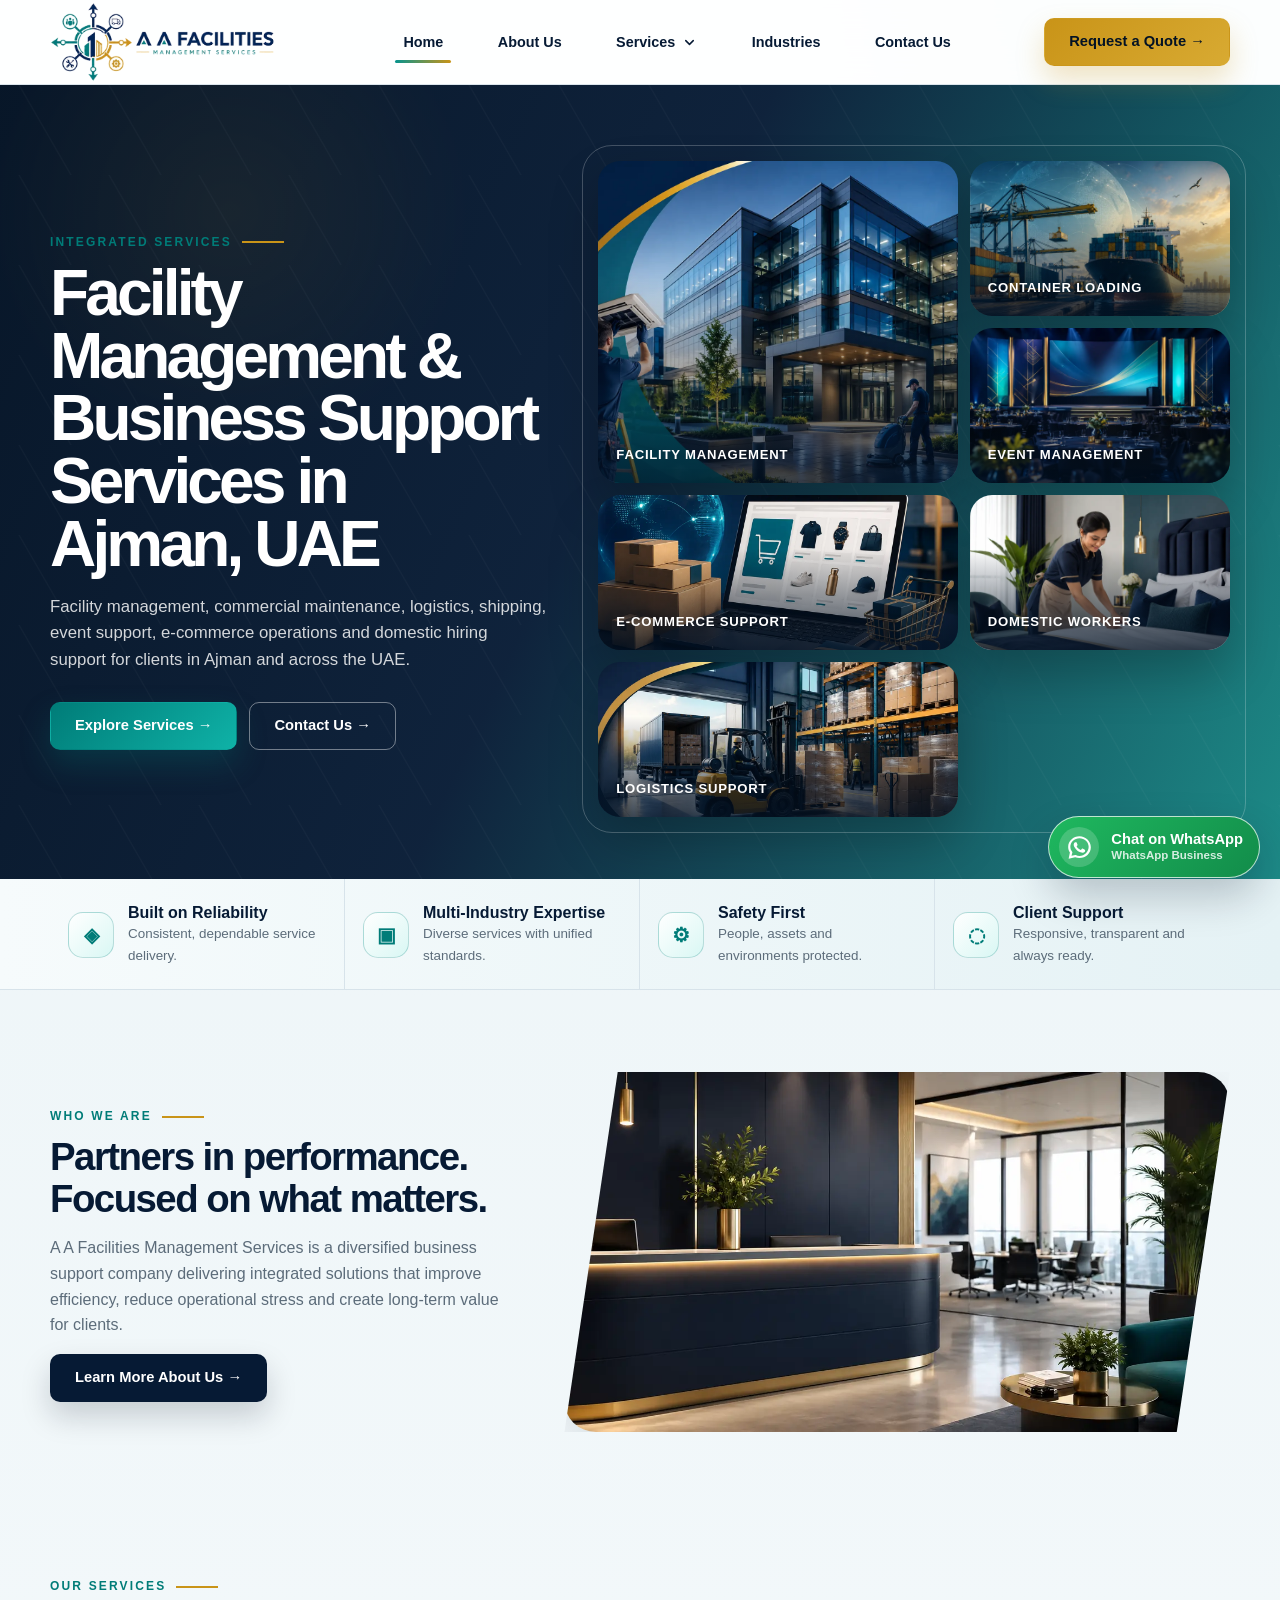
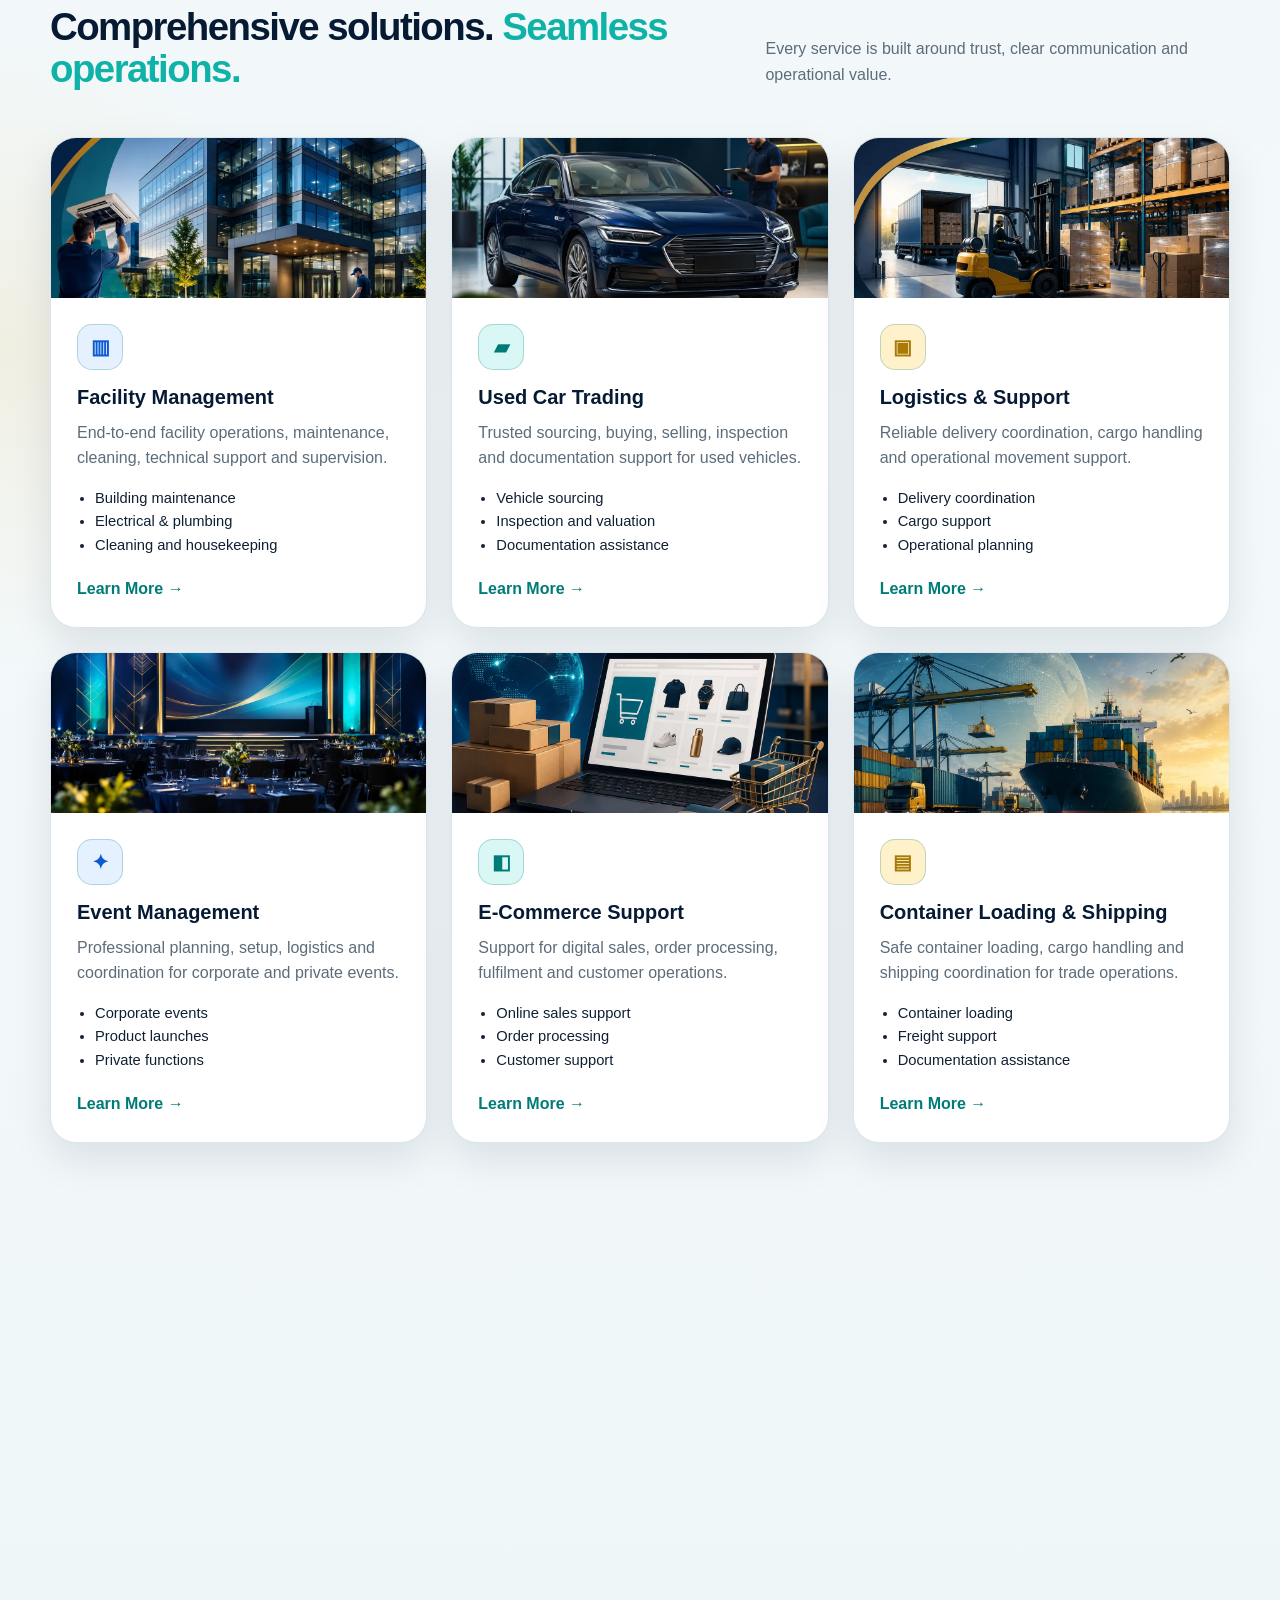
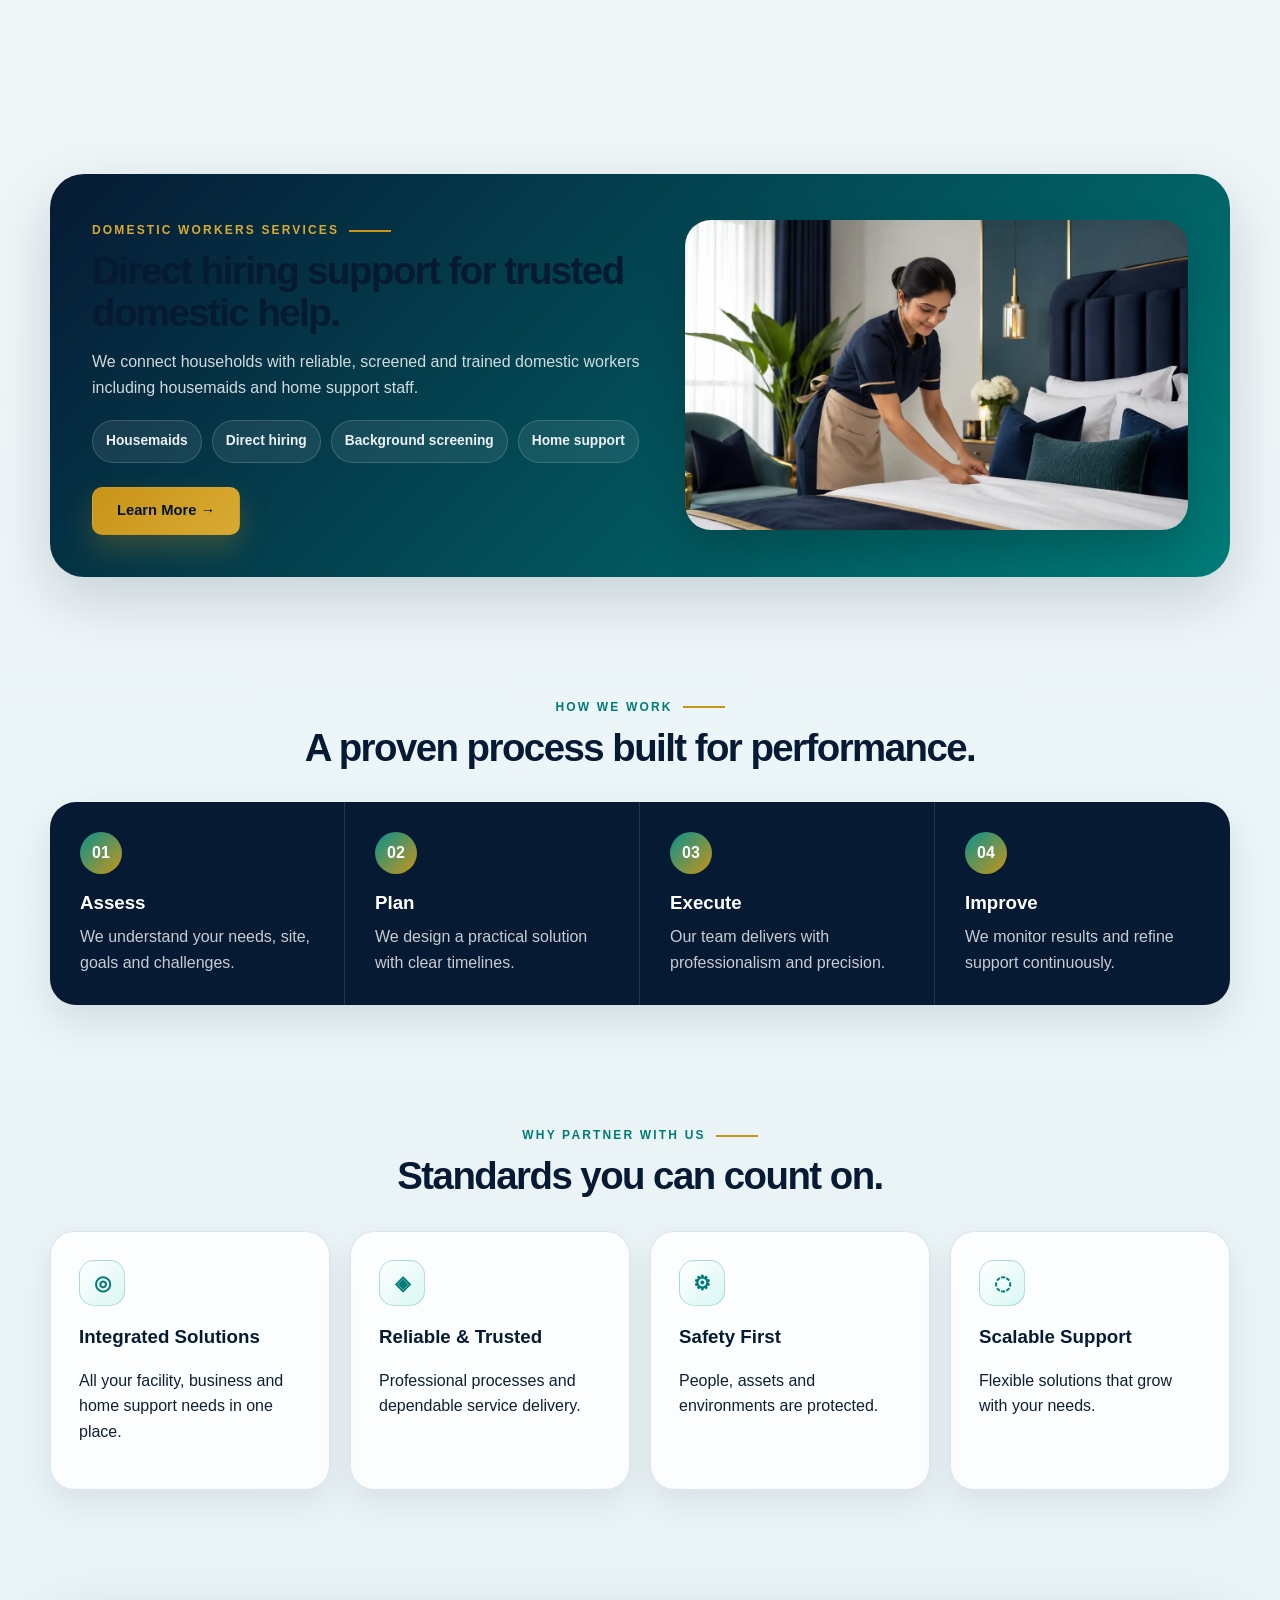
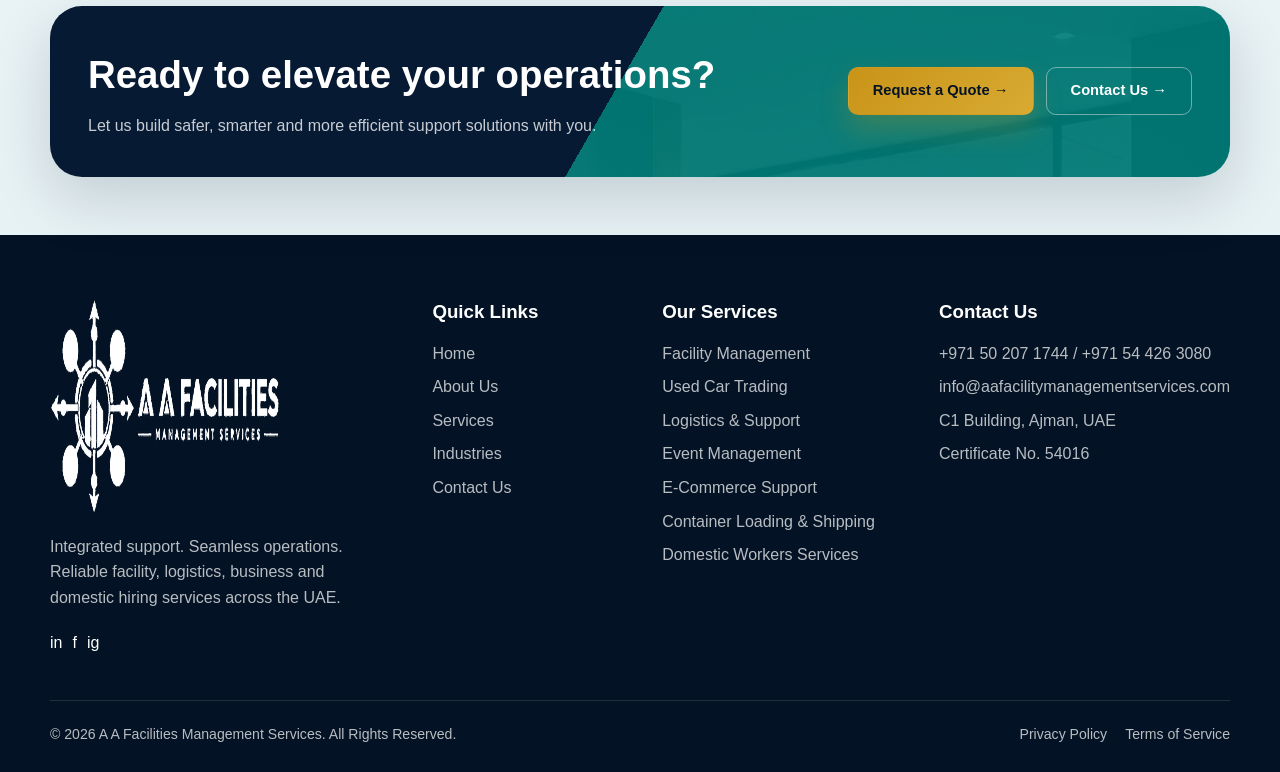
<file: index.html>
<!DOCTYPE html>

<html lang="en">
<head>
<meta charset="utf-8"/>
<meta content="width=device-width, initial-scale=1.0" name="viewport"/>
<title>Facility Management &amp; Business Support in Ajman, UAE | A A Facilities</title>
<meta content="A A Facilities Management Services provides facility management, commercial maintenance, logistics, container loading, shipping, events and support services in Ajman and across the UAE." name="description"/>
<link href="https://www.aafacilitymanagementservices.com/" rel="canonical"/>
<meta content="index,follow,max-image-preview:large,max-snippet:-1,max-video-preview:-1" name="robots"/>
<meta content="#0f766e" name="theme-color"/>
<meta content="en_US" property="og:locale"/>
<meta content="website" property="og:type"/>
<meta content="A A Facilities Management Services" property="og:site_name"/>
<meta content="Facility Management &amp; Business Support in Ajman, UAE | A A Facilities" property="og:title"/>
<meta content="A A Facilities Management Services provides facility management, commercial maintenance, logistics, container loading, shipping, events and support services in Ajman and across the UAE." property="og:description"/>
<meta content="https://www.aafacilitymanagementservices.com/" property="og:url"/>
<meta content="summary" name="twitter:card"/>
<meta content="Facility Management &amp; Business Support in Ajman, UAE | A A Facilities" name="twitter:title"/>
<meta content="A A Facilities Management Services provides facility management, commercial maintenance, logistics, container loading, shipping, events and support services in Ajman and across the UAE." name="twitter:description"/>
<script type="application/ld+json">{
  "@context": "https://schema.org",
  "@graph": [
    {
      "@type": "LocalBusiness",
      "@id": "https://www.aafacilitymanagementservices.com/#business",
      "name": "A A Facilities Management Services",
      "url": "https://www.aafacilitymanagementservices.com/",
      "logo": "https://www.aafacilitymanagementservices.com/assets/logo.webp",
      "image": "https://www.aafacilitymanagementservices.com/assets/logo.webp",
      "email": "info@aafacilitymanagementservices.com",
      "telephone": [
        "+971502071744",
        "+971544263080"
      ],
      "address": {
        "@type": "PostalAddress",
        "streetAddress": "C1 Building",
        "addressLocality": "Ajman",
        "addressCountry": "AE"
      },
      "areaServed": [
        "Ajman",
        "Dubai",
        "Sharjah",
        "United Arab Emirates"
      ],
      "priceRange": "Contact for quote"
    },
    {
      "@type": "WebPage",
      "@id": "https://www.aafacilitymanagementservices.com/#webpage",
      "url": "https://www.aafacilitymanagementservices.com/",
      "name": "Facility Management & Business Support in Ajman, UAE | A A Facilities",
      "description": "A A Facilities Management Services provides facility management, commercial maintenance, logistics, container loading, shipping, events and support services in Ajman and across the UAE.",
      "isPartOf": {
        "@type": "WebSite",
        "@id": "https://www.aafacilitymanagementservices.com/#website",
        "name": "A A Facilities Management Services",
        "url": "https://www.aafacilitymanagementservices.com/"
      },
      "about": {
        "@id": "https://www.aafacilitymanagementservices.com/#business"
      }
    },
    {
      "@type": "Service",
      "@id": "https://www.aafacilitymanagementservices.com/#service",
      "name": "Facility management and business support services",
      "description": "A A Facilities Management Services provides facility management, commercial maintenance, logistics, container loading, shipping, events and support services in Ajman and across the UAE.",
      "provider": {
        "@id": "https://www.aafacilitymanagementservices.com/#business"
      },
      "areaServed": [
        {
          "@type": "Place",
          "name": "Ajman"
        },
        {
          "@type": "Place",
          "name": "United Arab Emirates"
        }
      ],
      "serviceType": "Facility management and business support services",
      "url": "https://www.aafacilitymanagementservices.com/"
    },
    {
      "@type": "BreadcrumbList",
      "@id": "https://www.aafacilitymanagementservices.com/#breadcrumb",
      "itemListElement": [
        {
          "@type": "ListItem",
          "position": 1,
          "name": "Home",
          "item": "https://www.aafacilitymanagementservices.com/"
        },
        {
          "@type": "ListItem",
          "position": 2,
          "name": "Facility Management & Business Support Services in Ajman, UAE",
          "item": "https://www.aafacilitymanagementservices.com/"
        }
      ]
    }
  ]
}</script><link href="assets/favicon.png" rel="icon" type="image/png"/>
<link href="styles/main.css" rel="stylesheet"/>

</head>
<body>
<a class="skip-link" href="#main">
      Skip to content
    </a>
<header class="site-header">
<div class="container header-shell">
<a aria-label="A A Facilities home" class="brand" href="index.html">
<img alt="A A Facilities Management Services logo" decoding="async" height="219" loading="lazy" src="assets/logo.webp" width="620"/>
</a>
<nav aria-label="Primary navigation" class="desktop-nav">
<a class="nav-link active" href="index.html">
            Home
          </a>
<a class="nav-link" href="pages/about.html">
            About Us
          </a>
<div class="nav-dropdown">
<button class="nav-dropdown-trigger" type="button">
              Services
              <span aria-hidden="true" class="dropdown-icon">
<svg focusable="false" viewbox="0 0 20 20">
<path d="M5 7.5L10 12.5L15 7.5" fill="none" stroke="currentColor" stroke-linecap="round" stroke-linejoin="round" stroke-width="2"></path>
</svg>
</span>
</button>
<div class="dropdown-panel">
<a href="pages/facility-management.html">
<span class="icon-box">
                  ▥
                </span>
<span>
<strong>
                    Facility Management
                  </strong>
<small>
                    End-to-end facility operations, maintenance, cleaning, technical support and supervision.
                  </small>
</span>
</a>
<a href="pages/used-car-trading.html">
<span class="icon-box">
                  ▰
                </span>
<span>
<strong>
                    Used Car Trading
                  </strong>
<small>
                    Trusted sourcing, buying, selling, inspection and documentation support for used vehicles.
                  </small>
</span>
</a>
<a href="pages/logistics-support.html">
<span class="icon-box">
                  ▣
                </span>
<span>
<strong>
                    Logistics &amp; Support
                  </strong>
<small>
                    Reliable delivery coordination, cargo handling and operational movement support.
                  </small>
</span>
</a>
<a href="pages/event-management.html">
<span class="icon-box">
                  ✦
                </span>
<span>
<strong>
                    Event Management
                  </strong>
<small>
                    Professional planning, setup, logistics and coordination for corporate and private events.
                  </small>
</span>
</a>
<a href="pages/e-commerce-support.html">
<span class="icon-box">
                  ◧
                </span>
<span>
<strong>
                    E-Commerce Support
                  </strong>
<small>
                    Support for digital sales, order processing, fulfilment and customer operations.
                  </small>
</span>
</a>
<a href="pages/container-loading-shipping.html">
<span class="icon-box">
                  ▤
                </span>
<span>
<strong>
                    Container Loading &amp; Shipping
                  </strong>
<small>
                    Safe container loading, cargo handling and shipping coordination for trade operations.
                  </small>
</span>
</a>
<a href="pages/domestic-workers-services.html">
<span class="icon-box">
                  ◉
                </span>
<span>
<strong>
                    Domestic Workers Services
                  </strong>
<small>
                    Direct hiring support for trained domestic workers, housemaids and reliable home help.
                  </small>
</span>
</a>
</div>
</div>
<a class="nav-link" href="pages/services.html#industries">
            Industries
          </a>
<a class="nav-link" href="pages/contact.html">
            Contact Us
          </a>
</nav>
<div class="header-actions">
<button class="btn btn-gold" data-open-quote="" type="button">
            Request a Quote →
          </button>
<button aria-expanded="false" aria-label="Open menu" class="menu-toggle" data-menu-toggle="" type="button">
<span>
</span>
</button>
</div>
</div>
</header>
<div class="mobile-menu" data-mobile-menu="">
<div class="mobile-menu-inner">
<a href="index.html">
          Home
          <span>
            →
          </span>
</a>
<a href="pages/about.html">
          About Us
          <span>
            →
          </span>
</a>
<button aria-expanded="false" class="mobile-service-toggle" data-mobile-services-toggle="" type="button">
          Services
          <span>
            +
          </span>
</button>
<div class="mobile-submenu" data-mobile-submenu="">
<a href="pages/facility-management.html">
            Facility Management
          </a>
<a href="pages/used-car-trading.html">
            Used Car Trading
          </a>
<a href="pages/logistics-support.html">
            Logistics &amp; Support
          </a>
<a href="pages/event-management.html">
            Event Management
          </a>
<a href="pages/e-commerce-support.html">
            E-Commerce Support
          </a>
<a href="pages/container-loading-shipping.html">
            Container Loading &amp; Shipping
          </a>
<a href="pages/domestic-workers-services.html">
            Domestic Workers Services
          </a>
</div>
<a href="pages/services.html#industries">
          Industries
          <span>
            →
          </span>
</a>
<a href="pages/contact.html">
          Contact Us
          <span>
            →
          </span>
</a>
<button class="btn btn-gold mobile-cta" data-open-quote="" type="button">
          Request a Quote →
        </button>
</div>
</div>
<main id="main">
<section class="hero">
<div class="container hero-grid">
<div class="hero-copy" data-animate="">
<span class="eyebrow">
              Integrated services
            </span>
<h1>Facility Management &amp; Business Support Services in Ajman, UAE</h1>
<p>Facility management, commercial maintenance, logistics, shipping, event support, e-commerce operations and domestic hiring support for clients in Ajman and across the UAE.</p>
<div class="hero-actions">
<a class="btn btn-primary" href="pages/services.html">
                Explore Services →
              </a>
<a class="btn btn-outline light" href="pages/contact.html">
                Contact Us →
              </a>
</div>
</div>
<div aria-label="Service sectors collage" class="hero-visual" data-animate="">
<div class="visual-tile tile-large" style="background-image: url('assets/visuals/facility.webp');">
<span>
                Facility Management
              </span>
</div>
<div class="visual-tile tile-small" style="background-image: url('assets/visuals/shipping.webp');">
<span>
                Container Loading
              </span>
</div>
<div class="visual-tile tile-small" style="background-image: url('assets/visuals/events.webp');">
<span>
                Event Management
              </span>
</div>
<div class="visual-tile tile-small" style="background-image: url('assets/visuals/ecommerce.webp');">
<span>
                E-Commerce Support
              </span>
</div>
<div class="visual-tile tile-small" style="background-image: url('assets/visuals/domestic.webp');">
<span>
                Domestic Workers
              </span>
</div>
<div class="visual-tile tile-small" style="background-image: url('assets/visuals/logistics.webp');">
<span>
                Logistics Support
              </span>
</div>
</div>
</div>
</section>
<section class="trust-strip">
<div class="container trust-grid">
<div class="trust-item" data-animate="">
<span class="trust-icon">
              ◈
            </span>
<div>
<strong>
                Built on Reliability
              </strong>
<span>
                Consistent, dependable service delivery.
              </span>
</div>
</div>
<div class="trust-item" data-animate="">
<span class="trust-icon">
              ▣
            </span>
<div>
<strong>
                Multi-Industry Expertise
              </strong>
<span>
                Diverse services with unified standards.
              </span>
</div>
</div>
<div class="trust-item" data-animate="">
<span class="trust-icon">
              ⚙
            </span>
<div>
<strong>
                Safety First
              </strong>
<span>
                People, assets and environments protected.
              </span>
</div>
</div>
<div class="trust-item" data-animate="">
<span class="trust-icon">
              ◌
            </span>
<div>
<strong>
                Client Support
              </strong>
<span>
                Responsive, transparent and always ready.
              </span>
</div>
</div>
</div>
</section>
<section class="section">
<div class="container split-section">
<div data-animate="">
<span class="eyebrow">
              Who we are
            </span>
<h2>
              Partners in performance. Focused on what matters.
            </h2>
<p>
              A A Facilities Management Services is a diversified business support company delivering integrated solutions that improve efficiency, reduce operational stress and create long-term value for clients.
            </p>
<a class="btn btn-dark" href="pages/about.html">
              Learn More About Us →
            </a>
</div>
<div class="split-visual" data-animate="" style="background-image: url('assets/visuals/office.webp');">
</div>
</div>
</section>
<section class="section compact">
<div class="container">
<div class="section-intro" data-animate="">
<div>
<span class="eyebrow">
                Our services
              </span>
<h2>
                Comprehensive solutions.
                <span class="text-teal">
                  Seamless operations.
                </span>
</h2>
</div>
<p>
              Every service is built around trust, clear communication and operational value.
            </p>
</div>
<div class="service-grid">
<article class="service-card" data-animate="" id="facility-management">
<div class="card-image" style="background-image: url('assets/visuals/facility.webp');">
</div>
<div class="card-body">
<span class="icon-box">
                  ▥
                </span>
<h3>
                  Facility Management
                </h3>
<p>
                  End-to-end facility operations, maintenance, cleaning, technical support and supervision.
                </p>
<ul>
<li>
                    Building maintenance
                  </li>
<li>
                    Electrical &amp; plumbing
                  </li>
<li>
                    Cleaning and housekeeping
                  </li>
</ul>
<a class="card-link" href="pages/facility-management.html">
                  Learn More →
                </a>
</div>
</article>
<article class="service-card" data-animate="" id="used-car-trading">
<div class="card-image" style="background-image: url('assets/visuals/used-car.webp');">
</div>
<div class="card-body">
<span class="icon-box">
                  ▰
                </span>
<h3>
                  Used Car Trading
                </h3>
<p>
                  Trusted sourcing, buying, selling, inspection and documentation support for used vehicles.
                </p>
<ul>
<li>
                    Vehicle sourcing
                  </li>
<li>
                    Inspection and valuation
                  </li>
<li>
                    Documentation assistance
                  </li>
</ul>
<a class="card-link" href="pages/used-car-trading.html">
                  Learn More →
                </a>
</div>
</article>
<article class="service-card" data-animate="" id="logistics">
<div class="card-image" style="background-image: url('assets/visuals/logistics.webp');">
</div>
<div class="card-body">
<span class="icon-box">
                  ▣
                </span>
<h3>
                  Logistics &amp; Support
                </h3>
<p>
                  Reliable delivery coordination, cargo handling and operational movement support.
                </p>
<ul>
<li>
                    Delivery coordination
                  </li>
<li>
                    Cargo support
                  </li>
<li>
                    Operational planning
                  </li>
</ul>
<a class="card-link" href="pages/logistics-support.html">
                  Learn More →
                </a>
</div>
</article>
<article class="service-card" data-animate="" id="events">
<div class="card-image" style="background-image: url('assets/visuals/events.webp');">
</div>
<div class="card-body">
<span class="icon-box">
                  ✦
                </span>
<h3>
                  Event Management
                </h3>
<p>
                  Professional planning, setup, logistics and coordination for corporate and private events.
                </p>
<ul>
<li>
                    Corporate events
                  </li>
<li>
                    Product launches
                  </li>
<li>
                    Private functions
                  </li>
</ul>
<a class="card-link" href="pages/event-management.html">
                  Learn More →
                </a>
</div>
</article>
<article class="service-card" data-animate="" id="ecommerce">
<div class="card-image" style="background-image: url('assets/visuals/ecommerce.webp');">
</div>
<div class="card-body">
<span class="icon-box">
                  ◧
                </span>
<h3>
                  E-Commerce Support
                </h3>
<p>
                  Support for digital sales, order processing, fulfilment and customer operations.
                </p>
<ul>
<li>
                    Online sales support
                  </li>
<li>
                    Order processing
                  </li>
<li>
                    Customer support
                  </li>
</ul>
<a class="card-link" href="pages/e-commerce-support.html">
                  Learn More →
                </a>
</div>
</article>
<article class="service-card" data-animate="" id="shipping">
<div class="card-image" style="background-image: url('assets/visuals/shipping.webp');">
</div>
<div class="card-body">
<span class="icon-box">
                  ▤
                </span>
<h3>
                  Container Loading &amp; Shipping
                </h3>
<p>
                  Safe container loading, cargo handling and shipping coordination for trade operations.
                </p>
<ul>
<li>
                    Container loading
                  </li>
<li>
                    Freight support
                  </li>
<li>
                    Documentation assistance
                  </li>
</ul>
<a class="card-link" href="pages/container-loading-shipping.html">
                  Learn More →
                </a>
</div>
</article>
<article class="service-card featured" data-animate="" id="domestic-workers">
<div class="card-image" style="background-image: url('assets/visuals/domestic.webp');">
</div>
<div class="card-body">
<span class="icon-box">
                  ◉
                </span>
<h3>
                  Domestic Workers Services
                </h3>
<p>
                  Direct hiring support for trained domestic workers, housemaids and reliable home help.
                </p>
<ul>
<li>
                    Housemaids
                  </li>
<li>
                    Direct hiring
                  </li>
<li>
                    Background screening
                  </li>
</ul>
<a class="card-link" href="pages/domestic-workers-services.html">
                  Learn More →
                </a>
</div>
</article>
</div>
</div>
</section>
<section class="section compact">
<div class="container domestic-band" data-animate="">
<div>
<span class="eyebrow">
              Domestic workers services
            </span>
<h2>
              Direct hiring support for trusted domestic help.
            </h2>
<p>
              We connect households with reliable, screened and trained domestic workers including housemaids and home support staff.
            </p>
<div class="domestic-points">
<span>
                Housemaids
              </span>
<span>
                Direct hiring
              </span>
<span>
                Background screening
              </span>
<span>
                Home support
              </span>
</div>
<a class="btn btn-gold" href="pages/domestic-workers-services.html">
              Learn More →
            </a>
</div>
<div class="domestic-image" style="background-image: url('assets/visuals/domestic.webp');">
</div>
</div>
</section>
<section class="section compact">
<div class="container">
<div class="section-intro centered" data-animate="">
<span class="eyebrow">
              How we work
            </span>
<h2>
              A proven process built for performance.
            </h2>
</div>
<div class="process-strip" data-animate="">
<div class="process-step">
<strong>
                01
              </strong>
<h3>
                Assess
              </h3>
<p>
                We understand your needs, site, goals and challenges.
              </p>
</div>
<div class="process-step">
<strong>
                02
              </strong>
<h3>
                Plan
              </h3>
<p>
                We design a practical solution with clear timelines.
              </p>
</div>
<div class="process-step">
<strong>
                03
              </strong>
<h3>
                Execute
              </h3>
<p>
                Our team delivers with professionalism and precision.
              </p>
</div>
<div class="process-step">
<strong>
                04
              </strong>
<h3>
                Improve
              </h3>
<p>
                We monitor results and refine support continuously.
              </p>
</div>
</div>
</div>
</section>
<section class="section compact">
<div class="container">
<div class="section-intro centered" data-animate="">
<span class="eyebrow">
              Why partner with us
            </span>
<h2>
              Standards you can count on.
            </h2>
</div>
<div class="feature-grid">
<div class="feature-card" data-animate="">
<span class="icon-box">
                ◎
              </span>
<h3>
                Integrated Solutions
              </h3>
<p>
                All your facility, business and home support needs in one place.
              </p>
</div>
<div class="feature-card" data-animate="">
<span class="icon-box">
                ◈
              </span>
<h3>
                Reliable &amp; Trusted
              </h3>
<p>
                Professional processes and dependable service delivery.
              </p>
</div>
<div class="feature-card" data-animate="">
<span class="icon-box">
                ⚙
              </span>
<h3>
                Safety First
              </h3>
<p>
                People, assets and environments are protected.
              </p>
</div>
<div class="feature-card" data-animate="">
<span class="icon-box">
                ◌
              </span>
<h3>
                Scalable Support
              </h3>
<p>
                Flexible solutions that grow with your needs.
              </p>
</div>
</div>
</div>
</section>
<section class="section compact">
<div class="container cta-band" data-animate="">
<div class="cta-inner">
<div>
<h2>
                Ready to elevate your operations?
              </h2>
<p>
                Let us build safer, smarter and more efficient support solutions with you.
              </p>
</div>
<div class="hero-actions">
<button class="btn btn-gold" data-open-quote="" type="button">
                Request a Quote →
              </button>
<a class="btn btn-outline light" href="pages/contact.html">
                Contact Us →
              </a>
</div>
</div>
</div>
</section>
</main>
<footer class="site-footer">
<div class="container footer-grid">
<div class="footer-brand">
<img alt="A A Facilities logo" decoding="async" height="219" loading="lazy" src="assets/logo.webp" width="620"/>
<p>
            Integrated support. Seamless operations. Reliable facility, logistics, business and domestic hiring services across the UAE.
          </p>
<div aria-label="Social media links" class="socials">
<span aria-label="LinkedIn">
              in
            </span>
<span aria-label="Facebook">
              f
            </span>
<span aria-label="Instagram">
              ig
            </span>
</div>
</div>
<div class="footer-column">
<h3>
            Quick Links
          </h3>
<ul>
<li>
<a href="index.html">
                Home
              </a>
</li>
<li>
<a href="pages/about.html">
                About Us
              </a>
</li>
<li>
<a href="pages/services.html">
                Services
              </a>
</li>
<li>
<a href="pages/services.html#industries">
                Industries
              </a>
</li>
<li>
<a href="pages/contact.html">
                Contact Us
              </a>
</li>
</ul>
</div>
<div class="footer-column">
<h3>
            Our Services
          </h3>
<ul>
<li>
<a href="pages/facility-management.html">
                Facility Management
              </a>
</li>
<li>
<a href="pages/used-car-trading.html">
                Used Car Trading
              </a>
</li>
<li>
<a href="pages/logistics-support.html">
                Logistics &amp; Support
              </a>
</li>
<li>
<a href="pages/event-management.html">
                Event Management
              </a>
</li>
<li>
<a href="pages/e-commerce-support.html">
                E-Commerce Support
              </a>
</li>
<li>
<a href="pages/container-loading-shipping.html">
                Container Loading &amp; Shipping
              </a>
</li>
<li>
<a href="pages/domestic-workers-services.html">
                Domestic Workers Services
              </a>
</li>
</ul>
</div>
<div class="footer-column">
<h3>
            Contact Us
          </h3>
<ul>
<li>
              +971 50 207 1744 / +971 54 426 3080
            </li>
<li>
              info@aafacilitymanagementservices.com
            </li>
<li>
              C1 Building, Ajman, UAE
            </li>
<li>
              Certificate No. 54016
            </li>
</ul>
</div>
</div>
<div class="container footer-bottom">
<span>
          © 2026 A A Facilities Management Services. All Rights Reserved.
        </span>
<div class="footer-bottom-links">
<a href="pages/privacy-policy.html">
            Privacy Policy
          </a>
<a href="pages/terms-of-service.html">
            Terms of Service
          </a>
</div>
</div>
</footer>
<div class="modal-backdrop" data-quote-modal="">
<div aria-labelledby="quote-modal-title" aria-modal="true" class="quote-modal" role="dialog">
<div class="modal-head">
<div>
<h2 id="quote-modal-title">
              Request a Quote
            </h2>
<p>
              Tell us your requirement and our team will get back to you shortly.
            </p>
</div>
<button aria-label="Close modal" class="close-modal" data-close-modal="" type="button">
            ×
          </button>
</div>
<form action="/api/quote" class="quote-form" data-quote-form="" method="POST">
<input name="subject" type="hidden" value="New Quote Request from Website"/>
<div class="form-grid">
<div class="form-field">
<label for="quote-name">
                Full Name
              </label>
<input id="quote-name" name="quote-name" placeholder="Enter your name" required="" type="text"/>
</div>
<div class="form-field">
<label for="quote-email">
                Email Address
              </label>
<input id="quote-email" name="quote-email" placeholder="Enter your email" required="" type="email"/>
</div>
<div class="form-field">
<label for="quote-phone">
                Phone Number
              </label>
<input id="quote-phone" name="quote-phone" placeholder="Enter your phone number" type="tel"/>
</div>
<div class="form-field">
<label for="quote-service">
                Service Needed
              </label>
<select id="quote-service" name="quote-service" required="">
<option value="">
                  Select a service
                </option>
<option>
                  Facility Management
                </option>
<option>
                  Used Car Trading
                </option>
<option>
                  Logistics &amp; Support
                </option>
<option>
                  Event Management
                </option>
<option>
                  E-Commerce Support
                </option>
<option>
                  Container Loading &amp; Shipping
                </option>
<option>
                  Domestic Workers Services
                </option>
</select>
</div>
<div class="form-field full">
<label for="quote-details">
                Project Details
              </label>
<textarea id="quote-details" name="quote-details" placeholder="Briefly describe your requirement...">


              </textarea>
</div>
</div>
<div class="hero-actions">
<button class="btn btn-gold" type="submit">
              Submit Request →
            </button>
<button class="btn btn-outline" data-close-modal="" type="button">
              Cancel
            </button>
</div>
</form>
<div class="success-message" data-success-message="">
<div class="success-check">
            ✓
          </div>
<h2>
            Request Submitted Successfully!
          </h2>
<p>
            Thank you for reaching out. Our team will contact you shortly.
          </p>
<button class="btn btn-primary" data-close-modal="" type="button">
            Close →
          </button>
</div>
</div>
</div>
<script src="script/main.js">
</script>
</body>
</html>
</file>
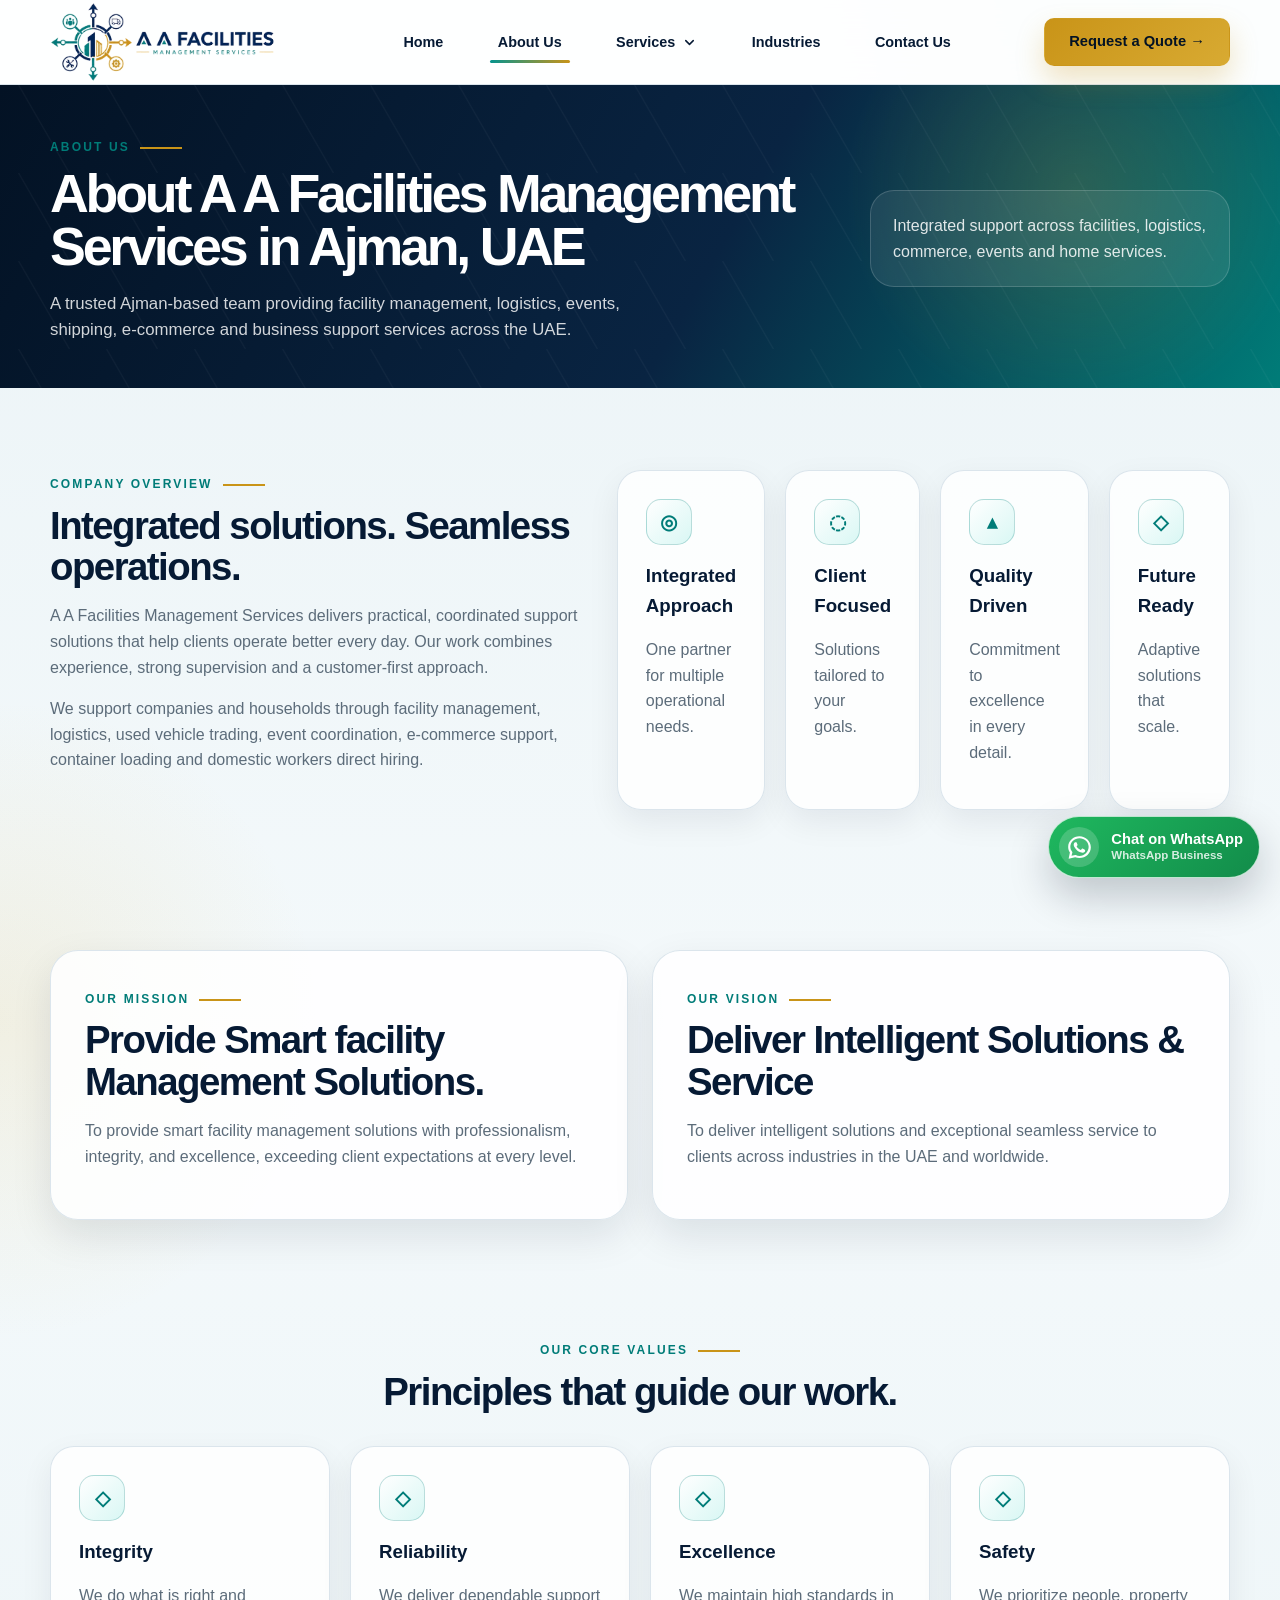
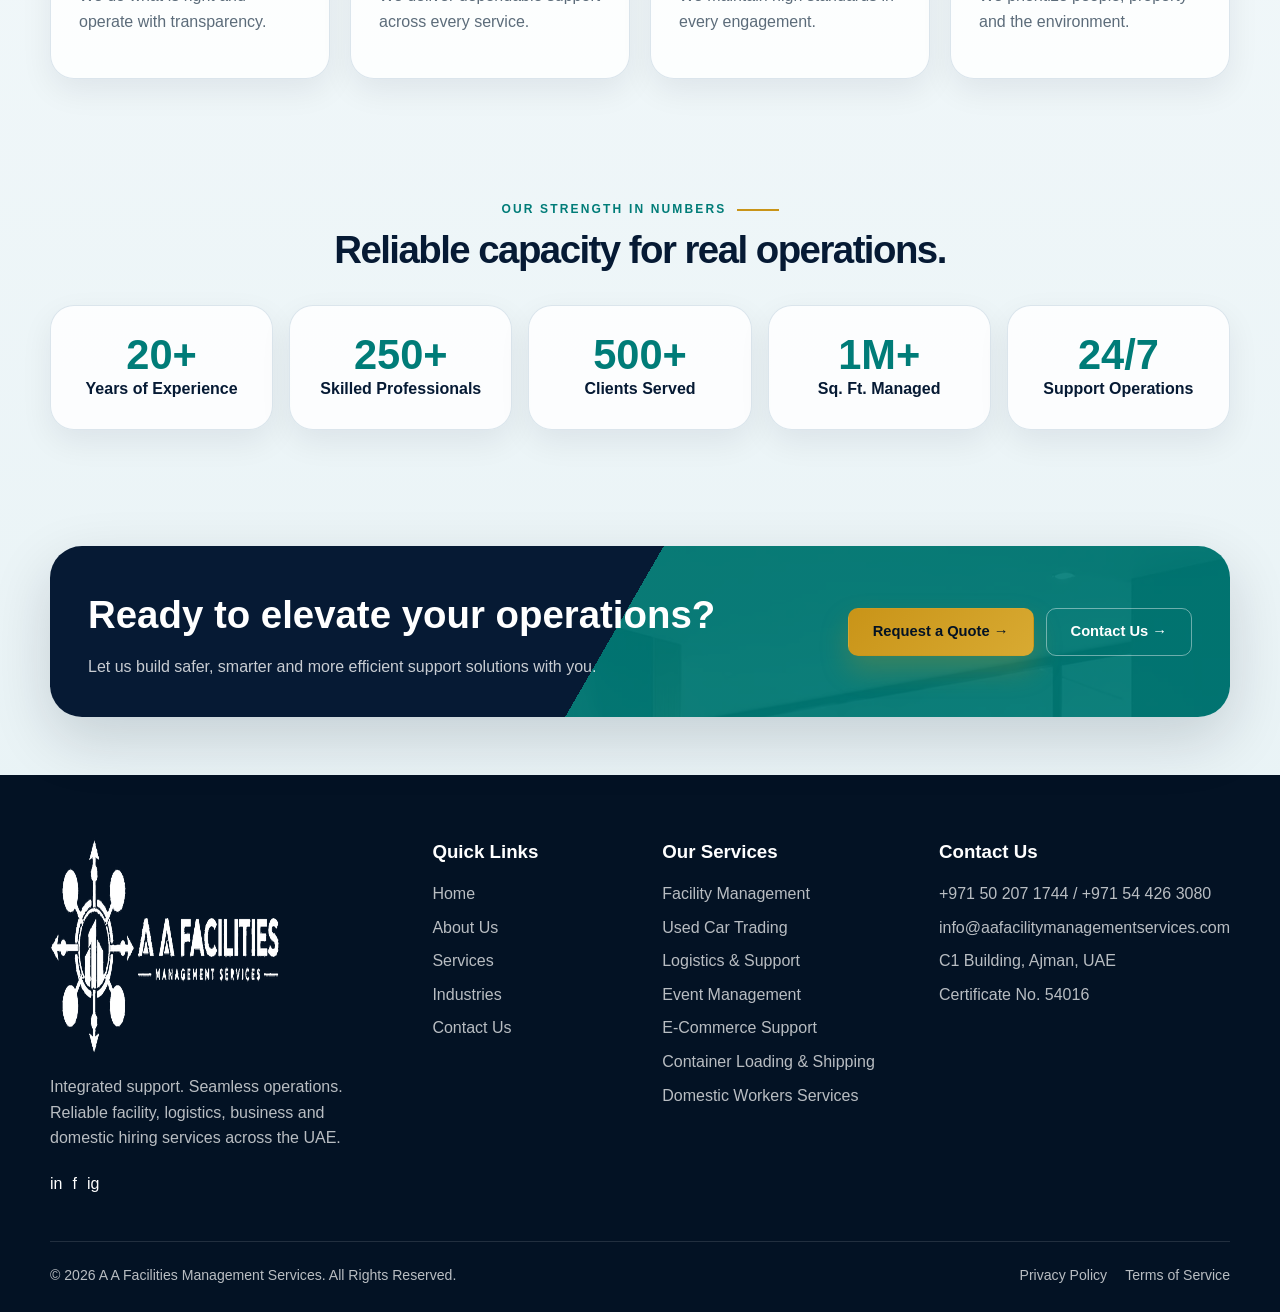
<file: pages/about.html>
<!DOCTYPE html>

<html lang="en">
<head>
<meta charset="utf-8"/>
<meta content="width=device-width, initial-scale=1.0" name="viewport"/>
<title>About A A Facilities Management Services in Ajman, UAE</title>
<meta content="Learn about A A Facilities Management Services, a business support and facility management company serving clients in Ajman and across the UAE." name="description"/>
<link href="https://www.aafacilitymanagementservices.com/pages/about.html" rel="canonical"/>
<meta content="index,follow,max-image-preview:large,max-snippet:-1,max-video-preview:-1" name="robots"/>
<meta content="#0f766e" name="theme-color"/>
<meta content="en_US" property="og:locale"/>
<meta content="website" property="og:type"/>
<meta content="A A Facilities Management Services" property="og:site_name"/>
<meta content="About A A Facilities Management Services in Ajman, UAE" property="og:title"/>
<meta content="Learn about A A Facilities Management Services, a business support and facility management company serving clients in Ajman and across the UAE." property="og:description"/>
<meta content="https://www.aafacilitymanagementservices.com/pages/about.html" property="og:url"/>
<meta content="summary" name="twitter:card"/>
<meta content="About A A Facilities Management Services in Ajman, UAE" name="twitter:title"/>
<meta content="Learn about A A Facilities Management Services, a business support and facility management company serving clients in Ajman and across the UAE." name="twitter:description"/>
<link href="../assets/favicon.png" rel="icon" type="image/png"/>
<link href="../styles/main.css" rel="stylesheet"/>
</head>
<body>
<a class="skip-link" href="#main">
      Skip to content
    </a>
<header class="site-header">
<div class="container header-shell">
<a aria-label="A A Facilities home" class="brand" href="../index.html">
<img alt="A A Facilities Management Services logo" decoding="async" height="219" loading="lazy" src="../assets/logo.webp" width="620"/>
</a>
<nav aria-label="Primary navigation" class="desktop-nav">
<a class="nav-link" href="../index.html">
            Home
          </a>
<a class="nav-link active" href="about.html">
            About Us
          </a>
<div class="nav-dropdown">
<button class="nav-dropdown-trigger" type="button">
              Services
              <span aria-hidden="true" class="dropdown-icon">
<svg focusable="false" viewbox="0 0 20 20">
<path d="M5 7.5L10 12.5L15 7.5" fill="none" stroke="currentColor" stroke-linecap="round" stroke-linejoin="round" stroke-width="2"></path>
</svg>
</span>
</button>
<div class="dropdown-panel">
<a href="facility-management.html">
<span class="icon-box">
                  ▥
                </span>
<span>
<strong>
                    Facility Management
                  </strong>
<small>
                    End-to-end facility operations, maintenance, cleaning, technical support and supervision.
                  </small>
</span>
</a>
<a href="used-car-trading.html">
<span class="icon-box">
                  ▰
                </span>
<span>
<strong>
                    Used Car Trading
                  </strong>
<small>
                    Trusted sourcing, buying, selling, inspection and documentation support for used vehicles.
                  </small>
</span>
</a>
<a href="logistics-support.html">
<span class="icon-box">
                  ▣
                </span>
<span>
<strong>
                    Logistics &amp; Support
                  </strong>
<small>
                    Reliable delivery coordination, cargo handling and operational movement support.
                  </small>
</span>
</a>
<a href="event-management.html">
<span class="icon-box">
                  ✦
                </span>
<span>
<strong>
                    Event Management
                  </strong>
<small>
                    Professional planning, setup, logistics and coordination for corporate and private events.
                  </small>
</span>
</a>
<a href="e-commerce-support.html">
<span class="icon-box">
                  ◧
                </span>
<span>
<strong>
                    E-Commerce Support
                  </strong>
<small>
                    Support for digital sales, order processing, fulfilment and customer operations.
                  </small>
</span>
</a>
<a href="container-loading-shipping.html">
<span class="icon-box">
                  ▤
                </span>
<span>
<strong>
                    Container Loading &amp; Shipping
                  </strong>
<small>
                    Safe container loading, cargo handling and shipping coordination for trade operations.
                  </small>
</span>
</a>
<a href="domestic-workers-services.html">
<span class="icon-box">
                  ◉
                </span>
<span>
<strong>
                    Domestic Workers Services
                  </strong>
<small>
                    Direct hiring support for trained domestic workers, housemaids and reliable home help.
                  </small>
</span>
</a>
</div>
</div>
<a class="nav-link" href="services.html#industries">
            Industries
          </a>
<a class="nav-link" href="contact.html">
            Contact Us
          </a>
</nav>
<div class="header-actions">
<button class="btn btn-gold" data-open-quote="" type="button">
            Request a Quote →
          </button>
<button aria-expanded="false" aria-label="Open menu" class="menu-toggle" data-menu-toggle="" type="button">
<span>
</span>
</button>
</div>
</div>
</header>
<div class="mobile-menu" data-mobile-menu="">
<div class="mobile-menu-inner">
<a href="../index.html">
          Home
          <span>
            →
          </span>
</a>
<a href="about.html">
          About Us
          <span>
            →
          </span>
</a>
<button aria-expanded="false" class="mobile-service-toggle" data-mobile-services-toggle="" type="button">
          Services
          <span>
            +
          </span>
</button>
<div class="mobile-submenu" data-mobile-submenu="">
<a href="facility-management.html">
            Facility Management
          </a>
<a href="used-car-trading.html">
            Used Car Trading
          </a>
<a href="logistics-support.html">
            Logistics &amp; Support
          </a>
<a href="event-management.html">
            Event Management
          </a>
<a href="e-commerce-support.html">
            E-Commerce Support
          </a>
<a href="container-loading-shipping.html">
            Container Loading &amp; Shipping
          </a>
<a href="domestic-workers-services.html">
            Domestic Workers Services
          </a>
</div>
<a href="services.html#industries">
          Industries
          <span>
            →
          </span>
</a>
<a href="contact.html">
          Contact Us
          <span>
            →
          </span>
</a>
<button class="btn btn-gold mobile-cta" data-open-quote="" type="button">
          Request a Quote →
        </button>
</div>
</div>
<main id="main">
<section class="page-banner">
<div class="container">
<div data-animate="">
<span class="eyebrow">
              About Us
            </span>
<h1>About A A Facilities Management Services in Ajman, UAE</h1>
<p>A trusted Ajman-based team providing facility management, logistics, events, shipping, e-commerce and business support services across the UAE.</p>
</div>
<div class="banner-chip" data-animate="">
            Integrated support across facilities, logistics, commerce, events and home services.
          </div>
</div>
</section>
<section class="page-section">
<div class="container two-column">
<div data-animate="">
<span class="eyebrow">
              Company overview
            </span>
<h2>
              Integrated solutions. Seamless operations.
            </h2>
<p>
              A A Facilities Management Services delivers practical, coordinated support solutions that help clients operate better every day. Our work combines experience, strong supervision and a customer-first approach.
            </p>
<p>
              We support companies and households through facility management, logistics, used vehicle trading, event coordination, e-commerce support, container loading and domestic workers direct hiring.
            </p>
</div>
<div class="feature-grid">
<div class="feature-card" data-animate="">
<span class="icon-box">
                ◎
              </span>
<h3>
                Integrated Approach
              </h3>
<p>
                One partner for multiple operational needs.
              </p>
</div>
<div class="feature-card" data-animate="">
<span class="icon-box">
                ◌
              </span>
<h3>
                Client Focused
              </h3>
<p>
                Solutions tailored to your goals.
              </p>
</div>
<div class="feature-card" data-animate="">
<span class="icon-box">
                ▴
              </span>
<h3>
                Quality Driven
              </h3>
<p>
                Commitment to excellence in every detail.
              </p>
</div>
<div class="feature-card" data-animate="">
<span class="icon-box">
                ◇
              </span>
<h3>
                Future Ready
              </h3>
<p>
                Adaptive solutions that scale.
              </p>
</div>
</div>
</div>
</section>
<section class="page-section compact">
<div class="container mission-grid">
<div class="mission-card" data-animate="">
<span class="eyebrow">
              Our Mission
            </span>
<h2>
              Provide Smart facility Management Solutions.
            </h2>
<p>
              To provide smart facility management solutions with professionalism, integrity, and excellence, exceeding client expectations at every level.
            </p>
</div>
<div class="mission-card" data-animate="">
<span class="eyebrow">
              Our Vision
            </span>
<h2>
              Deliver Intelligent Solutions &amp; Service
            </h2>
<p>
              To deliver intelligent solutions and exceptional seamless service to clients across industries in the UAE and worldwide.
            </p>
</div>
</div>
</section>
<section class="page-section compact">
<div class="container">
<div class="section-intro centered" data-animate="">
<span class="eyebrow">
              Our core values
            </span>
<h2>
              Principles that guide our work.
            </h2>
</div>
<div class="values-grid">
<div class="value-card" data-animate="">
<span class="icon-box">
                ◇
              </span>
<h3>
                Integrity
              </h3>
<p>
                We do what is right and operate with transparency.
              </p>
</div>
<div class="value-card" data-animate="">
<span class="icon-box">
                ◇
              </span>
<h3>
                Reliability
              </h3>
<p>
                We deliver dependable support across every service.
              </p>
</div>
<div class="value-card" data-animate="">
<span class="icon-box">
                ◇
              </span>
<h3>
                Excellence
              </h3>
<p>
                We maintain high standards in every engagement.
              </p>
</div>
<div class="value-card" data-animate="">
<span class="icon-box">
                ◇
              </span>
<h3>
                Safety
              </h3>
<p>
                We prioritize people, property and the environment.
              </p>
</div>
</div>
</div>
</section>
<section class="page-section compact">
<div class="container">
<div class="section-intro centered" data-animate="">
<span class="eyebrow">
              Our strength in numbers
            </span>
<h2>
              Reliable capacity for real operations.
            </h2>
</div>
<div class="stats-grid">
<div class="stat-card" data-animate="">
<strong>
                20+
              </strong>
<span>
                Years of Experience
              </span>
</div>
<div class="stat-card" data-animate="">
<strong>
                250+
              </strong>
<span>
                Skilled Professionals
              </span>
</div>
<div class="stat-card" data-animate="">
<strong>
                500+
              </strong>
<span>
                Clients Served
              </span>
</div>
<div class="stat-card" data-animate="">
<strong>
                1M+
              </strong>
<span>
                Sq. Ft. Managed
              </span>
</div>
<div class="stat-card" data-animate="">
<strong>
                24/7
              </strong>
<span>
                Support Operations
              </span>
</div>
</div>
</div>
</section>
<section class="section compact">
<div class="container cta-band" data-animate="">
<div class="cta-inner">
<div>
<h2>
                Ready to elevate your operations?
              </h2>
<p>
                Let us build safer, smarter and more efficient support solutions with you.
              </p>
</div>
<div class="hero-actions">
<button class="btn btn-gold" data-open-quote="" type="button">
                Request a Quote →
              </button>
<a class="btn btn-outline light" href="contact.html">
                Contact Us →
              </a>
</div>
</div>
</div>
</section>
</main>
<footer class="site-footer">
<div class="container footer-grid">
<div class="footer-brand">
<img alt="A A Facilities logo" decoding="async" height="219" loading="lazy" src="../assets/logo.webp" width="620"/>
<p>
            Integrated support. Seamless operations. Reliable facility, logistics, business and domestic hiring services across the UAE.
          </p>
<div aria-label="Social media links" class="socials">
<span aria-label="LinkedIn">
              in
            </span>
<span aria-label="Facebook">
              f
            </span>
<span aria-label="Instagram">
              ig
            </span>
</div>
</div>
<div class="footer-column">
<h3>
            Quick Links
          </h3>
<ul>
<li>
<a href="../index.html">
                Home
              </a>
</li>
<li>
<a href="about.html">
                About Us
              </a>
</li>
<li>
<a href="services.html">
                Services
              </a>
</li>
<li>
<a href="services.html#industries">
                Industries
              </a>
</li>
<li>
<a href="contact.html">
                Contact Us
              </a>
</li>
</ul>
</div>
<div class="footer-column">
<h3>
            Our Services
          </h3>
<ul>
<li>
<a href="facility-management.html">
                Facility Management
              </a>
</li>
<li>
<a href="used-car-trading.html">
                Used Car Trading
              </a>
</li>
<li>
<a href="logistics-support.html">
                Logistics &amp; Support
              </a>
</li>
<li>
<a href="event-management.html">
                Event Management
              </a>
</li>
<li>
<a href="e-commerce-support.html">
                E-Commerce Support
              </a>
</li>
<li>
<a href="container-loading-shipping.html">
                Container Loading &amp; Shipping
              </a>
</li>
<li>
<a href="domestic-workers-services.html">
                Domestic Workers Services
              </a>
</li>
</ul>
</div>
<div class="footer-column">
<h3>
            Contact Us
          </h3>
<ul>
<li>
              +971 50 207 1744 / +971 54 426 3080
            </li>
<li>
              info@aafacilitymanagementservices.com
            </li>
<li>
              C1 Building, Ajman, UAE
            </li>
<li>
              Certificate No. 54016
            </li>
</ul>
</div>
</div>
<div class="container footer-bottom">
<span>
          © 2026 A A Facilities Management Services. All Rights Reserved.
        </span>
<div class="footer-bottom-links">
<a href="privacy-policy.html">
            Privacy Policy
          </a>
<a href="terms-of-service.html">
            Terms of Service
          </a>
</div>
</div>
</footer>
<div class="modal-backdrop" data-quote-modal="">
<div aria-labelledby="quote-modal-title" aria-modal="true" class="quote-modal" role="dialog">
<div class="modal-head">
<div>
<h2 id="quote-modal-title">
              Request a Quote
            </h2>
<p>
              Tell us your requirement and our team will get back to you shortly.
            </p>
</div>
<button aria-label="Close modal" class="close-modal" data-close-modal="" type="button">
            ×
          </button>
</div>
<form action="/api/quote" class="quote-form" data-quote-form="" method="POST">
<div class="form-grid">
<div class="form-field">
<label for="quote-name">
                Full Name
              </label>
<input id="quote-name" name="quote-name" placeholder="Enter your name" required="" type="text"/>
</div>
<div class="form-field">
<label for="quote-email">
                Email Address
              </label>
<input id="quote-email" name="quote-email" placeholder="Enter your email" required="" type="email"/>
</div>
<div class="form-field">
<label for="quote-phone">
                Phone Number
              </label>
<input id="quote-phone" name="quote-phone" placeholder="Enter your phone number" type="tel"/>
</div>
<div class="form-field">
<label for="quote-service">
                Service Needed
              </label>
<select id="quote-service" name="quote-service" required="">
<option value="">
                  Select a service
                </option>
<option>
                  Facility Management
                </option>
<option>
                  Used Car Trading
                </option>
<option>
                  Logistics &amp; Support
                </option>
<option>
                  Event Management
                </option>
<option>
                  E-Commerce Support
                </option>
<option>
                  Container Loading &amp; Shipping
                </option>
<option>
                  Domestic Workers Services
                </option>
</select>
</div>
<div class="form-field full">
<label for="quote-details">
                Project Details
              </label>
<textarea id="quote-details" name="quote-details" placeholder="Briefly describe your requirement...">


              </textarea>
</div>
</div>
<div class="hero-actions">
<button class="btn btn-gold" type="submit">
              Submit Request →
            </button>
<button class="btn btn-outline" data-close-modal="" type="button">
              Cancel
            </button>
</div>
</form>
<div class="success-message" data-success-message="">
<div class="success-check">
            ✓
          </div>
<h2>
            Request Submitted Successfully!
          </h2>
<p>
            Thank you for reaching out. Our team will contact you shortly.
          </p>
<button class="btn btn-primary" data-close-modal="" type="button">
            Close →
          </button>
</div>
</div>
</div>
<script src="../script/main.js">
</script>
</body>
</html>
</file>
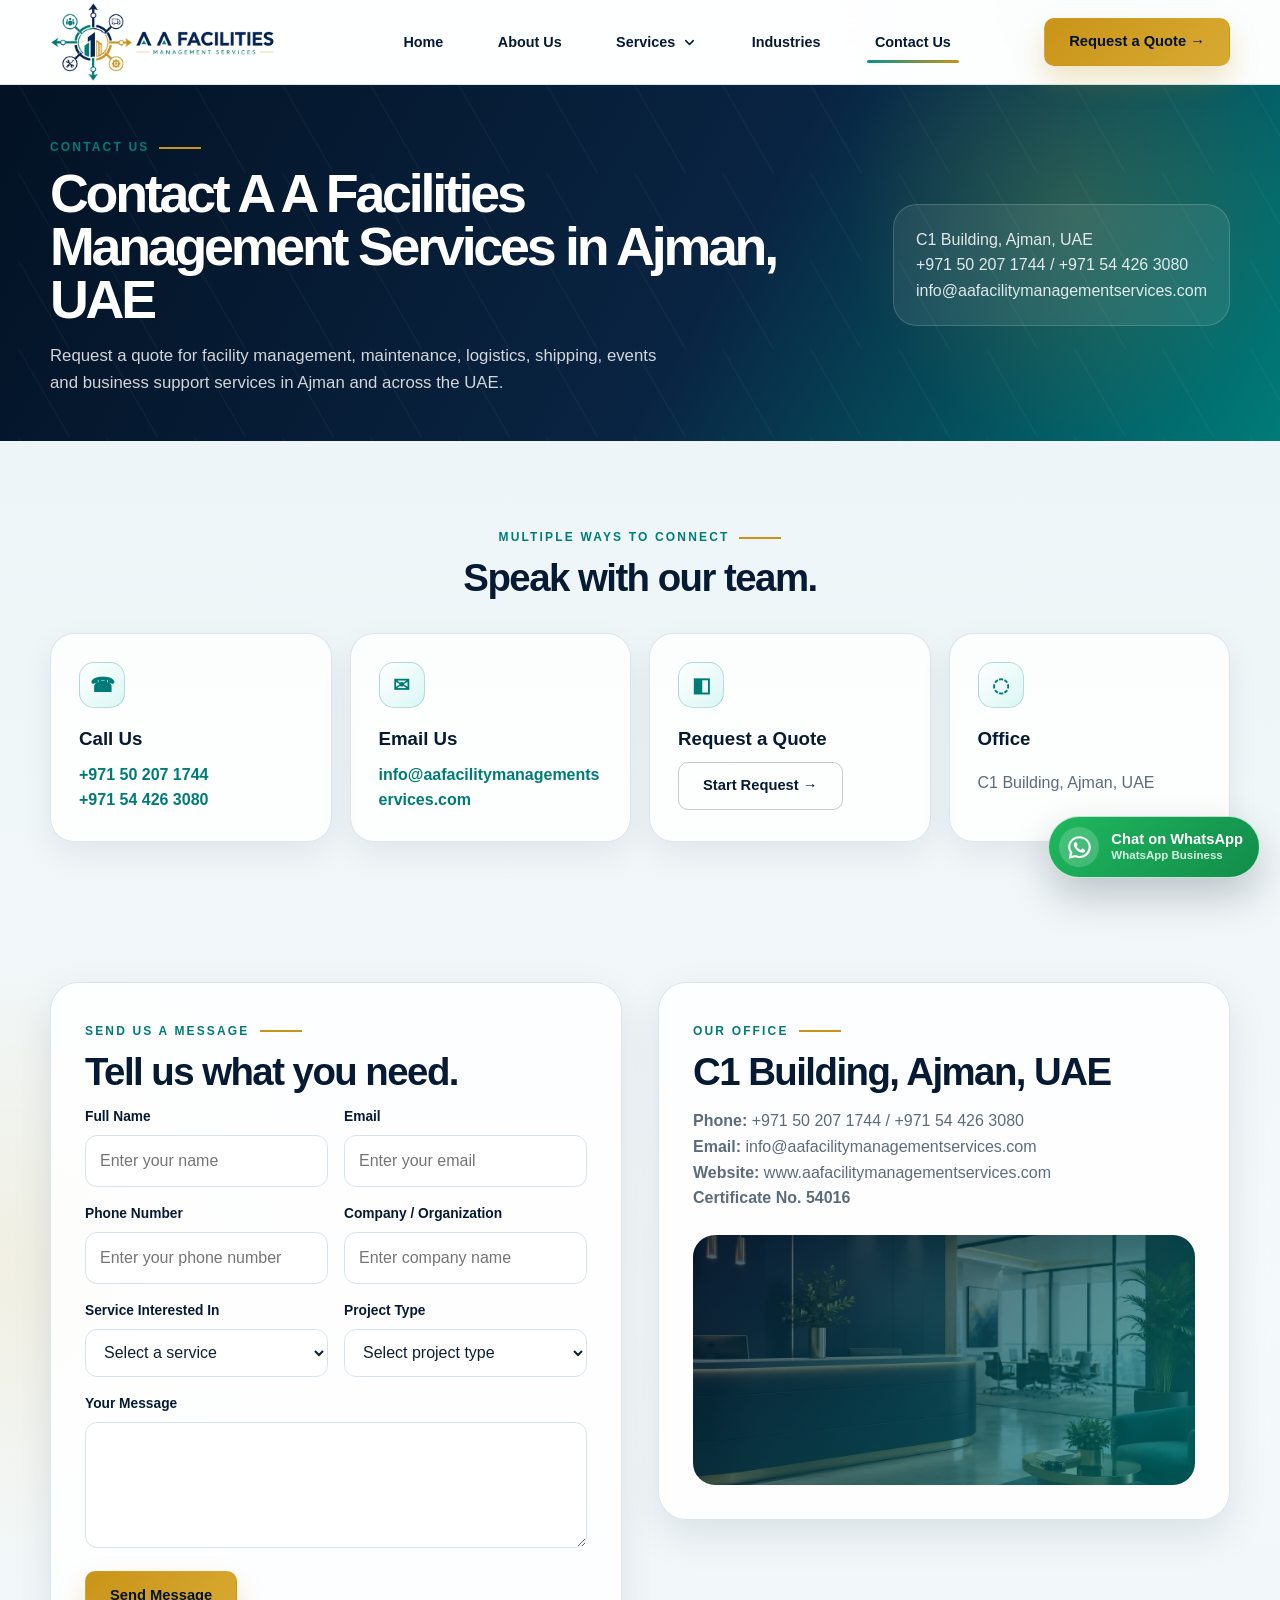
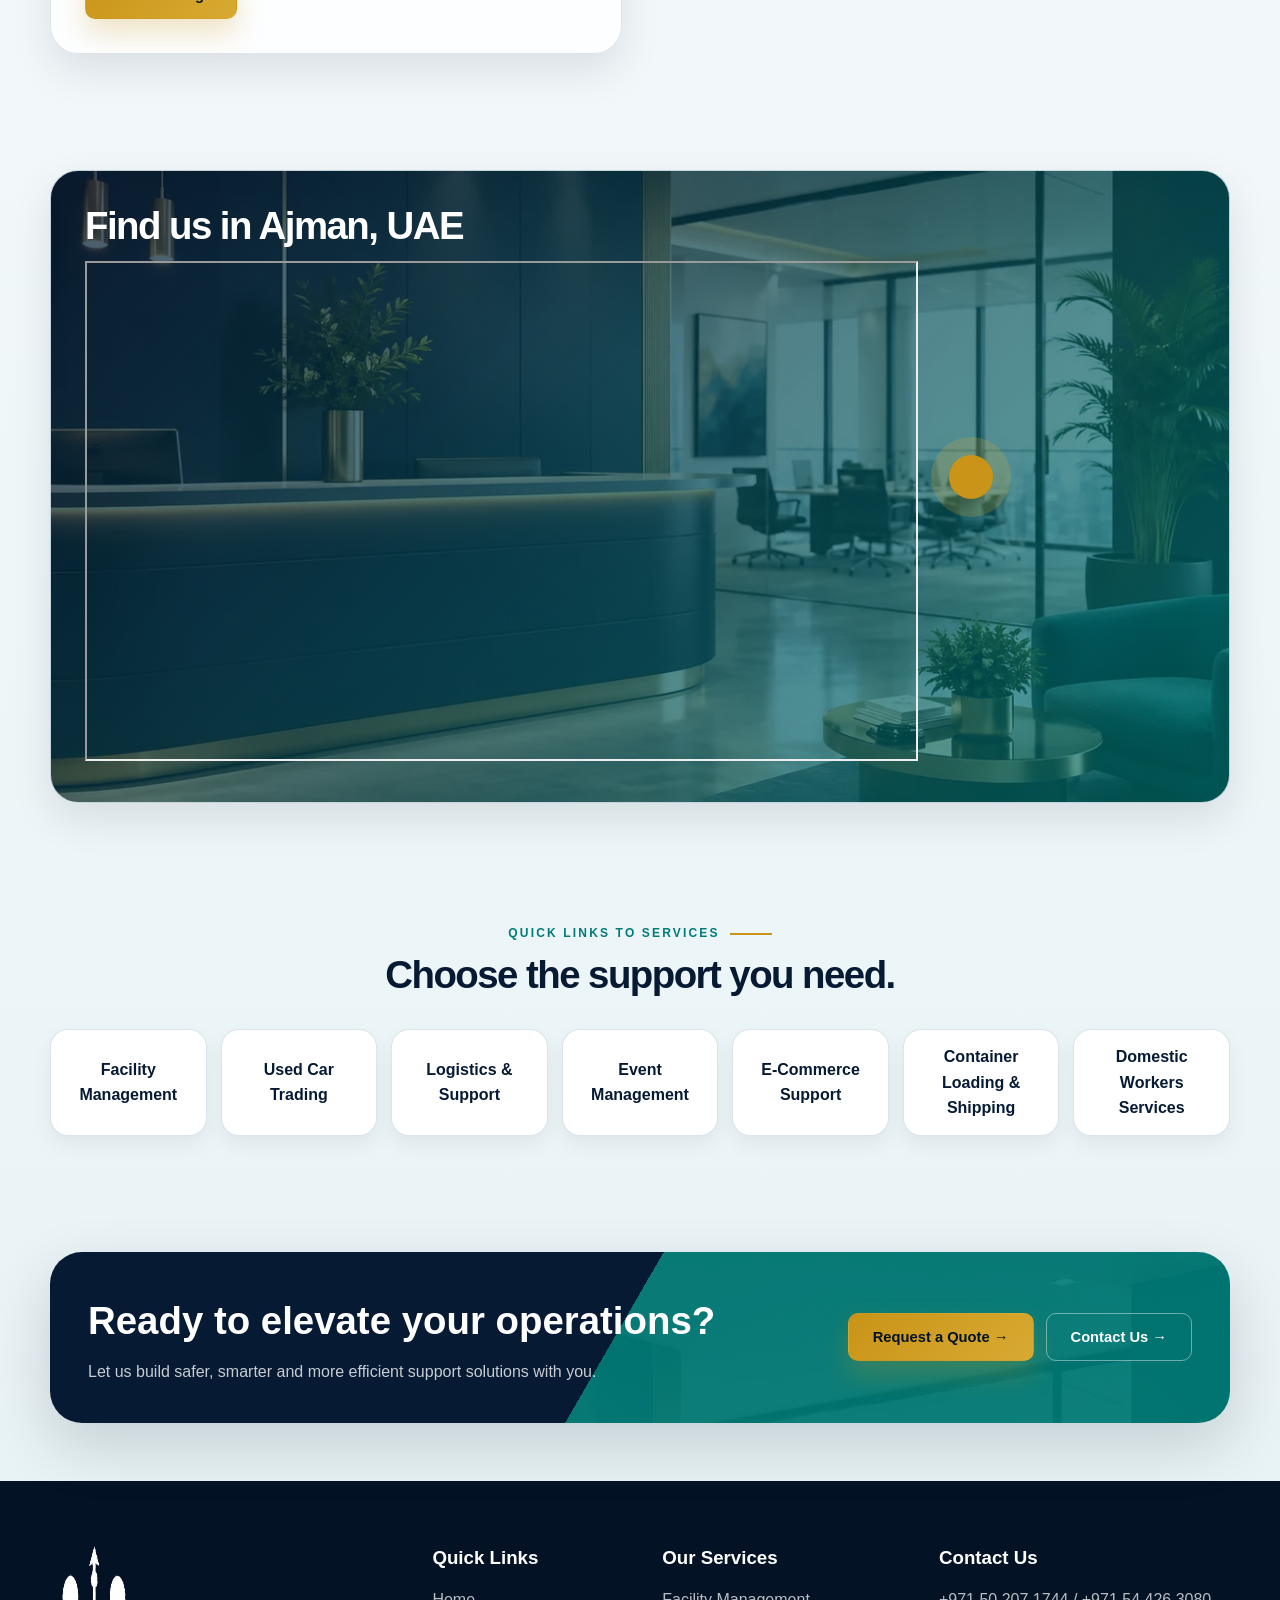
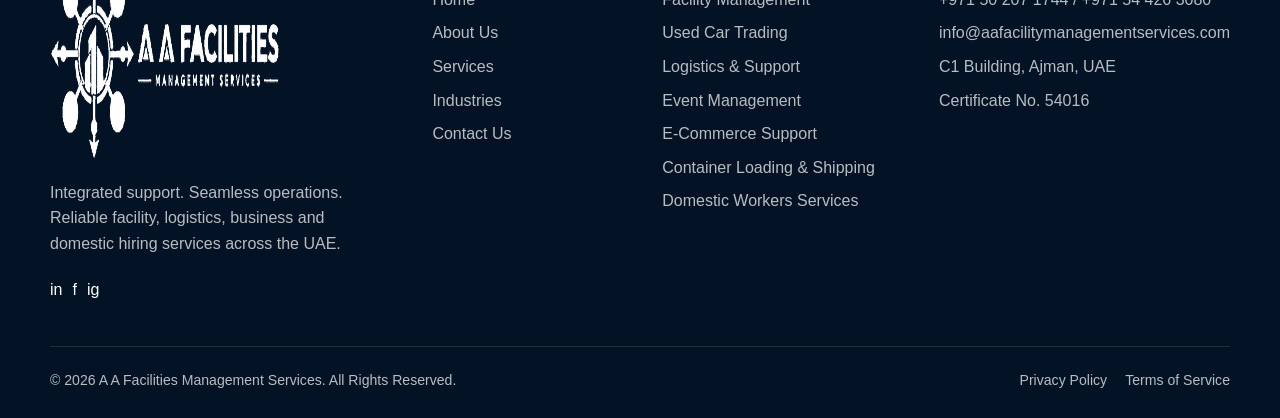
<file: pages/contact.html>
<!DOCTYPE html>

<html lang="en">
<head>
<meta charset="utf-8"/>
<meta content="width=device-width, initial-scale=1.0" name="viewport"/>
<title>Contact Facility Management Company in Ajman | A A Facilities</title>
<meta content="Contact A A Facilities Management Services in Ajman, UAE for facility management, maintenance, logistics, shipping, events and business support enquiries." name="description"/>
<link href="https://www.aafacilitymanagementservices.com/pages/contact.html" rel="canonical"/>
<meta content="index,follow,max-image-preview:large,max-snippet:-1,max-video-preview:-1" name="robots"/>
<meta content="#0f766e" name="theme-color"/>
<meta content="en_US" property="og:locale"/>
<meta content="website" property="og:type"/>
<meta content="A A Facilities Management Services" property="og:site_name"/>
<meta content="Contact Facility Management Company in Ajman | A A Facilities" property="og:title"/>
<meta content="Contact A A Facilities Management Services in Ajman, UAE for facility management, maintenance, logistics, shipping, events and business support enquiries." property="og:description"/>
<meta content="https://www.aafacilitymanagementservices.com/pages/contact.html" property="og:url"/>
<meta content="summary" name="twitter:card"/>
<meta content="Contact Facility Management Company in Ajman | A A Facilities" name="twitter:title"/>
<meta content="Contact A A Facilities Management Services in Ajman, UAE for facility management, maintenance, logistics, shipping, events and business support enquiries." name="twitter:description"/>
<link href="../assets/favicon.png" rel="icon" type="image/png"/>
<link href="../styles/main.css" rel="stylesheet"/>
<script type="application/ld+json">
      {
        "@context": "https://schema.org",
        "@type": ["Organization", "ProfessionalService"],
        "name": "A A Facilities Management Services",
        "url": "https://www.aafacilitymanagementservices.com/",
        "logo": "https://www.aafacilitymanagementservices.com/assets/logo.webp",
        "email": "info@aafacilitymanagementservices.com",
        "telephone": "+971502071744",
        "address": {
          "@type": "PostalAddress",
          "streetAddress": "C1 Building",
          "addressLocality": "Ajman",
          "addressCountry": "AE"
        },
        "areaServed": ["AE", "Worldwide"],
        "contactPoint": [{
          "@type": "ContactPoint",
          "telephone": "+971502071744",
          "contactType": "customer service",
          "availableLanguage": ["en"]
        }]
      }
    </script>
</head>
<body>
<a class="skip-link" href="#main">
      Skip to content
    </a>
<header class="site-header">
<div class="container header-shell">
<a aria-label="A A Facilities home" class="brand" href="../index.html">
<img alt="A A Facilities Management Services logo" decoding="async" height="219" loading="lazy" src="../assets/logo.webp" width="620"/>
</a>
<nav aria-label="Primary navigation" class="desktop-nav">
<a class="nav-link" href="../index.html">
            Home
          </a>
<a class="nav-link" href="about.html">
            About Us
          </a>
<div class="nav-dropdown">
<button class="nav-dropdown-trigger" type="button">
              Services
              <span aria-hidden="true" class="dropdown-icon">
<svg focusable="false" viewbox="0 0 20 20">
<path d="M5 7.5L10 12.5L15 7.5" fill="none" stroke="currentColor" stroke-linecap="round" stroke-linejoin="round" stroke-width="2"></path>
</svg>
</span>
</button>
<div class="dropdown-panel">
<a href="facility-management.html">
<span class="icon-box">▥</span>
<span>
<strong>Facility Management</strong>
<small>End-to-end facility operations, maintenance, cleaning, technical support and supervision.</small>
</span>
</a>
<a href="used-car-trading.html">
<span class="icon-box">▰</span>
<span><strong>Used Car Trading</strong>
<small>Trusted sourcing, buying, selling, inspection and documentation support for used vehicles.</small>
</span>
</a>
<a href="logistics-support.html">
<span class="icon-box">▣</span>
<span>
<strong>Logistics &amp; Support</strong>
<small>
                    Reliable delivery coordination, cargo handling and operational movement support.
                  </small>
</span>
</a>
<a href="event-management.html">
<span class="icon-box">
                  ✦
                </span>
<span>
<strong>
                    Event Management
                  </strong>
<small>
                    Professional planning, setup, logistics and coordination for corporate and private events.
                  </small>
</span>
</a>
<a href="e-commerce-support.html">
<span class="icon-box">
                  ◧
                </span>
<span>
<strong>
                    E-Commerce Support
                  </strong>
<small>
                    Support for digital sales, order processing, fulfilment and customer operations.
                  </small>
</span>
</a>
<a href="container-loading-shipping.html">
<span class="icon-box">
                  ▤
                </span>
<span>
<strong>
                    Container Loading &amp; Shipping
                  </strong>
<small>
                    Safe container loading, cargo handling and shipping coordination for trade operations.
                  </small>
</span>
</a>
<a href="domestic-workers-services.html">
<span class="icon-box">
                  ◉
                </span>
<span>
<strong>
                    Domestic Workers Services
                  </strong>
<small>
                    Direct hiring support for trained domestic workers, housemaids and reliable home help.
                  </small>
</span>
</a>
</div>
</div>
<a class="nav-link" href="services.html#industries">
            Industries
          </a>
<a class="nav-link active" href="contact.html">
            Contact Us
          </a>
</nav>
<div class="header-actions">
<button class="btn btn-gold" data-open-quote="" type="button">
            Request a Quote →
          </button>
<button aria-expanded="false" aria-label="Open menu" class="menu-toggle" data-menu-toggle="" type="button">
<span>
</span>
</button>
</div>
</div>
</header>
<div class="mobile-menu" data-mobile-menu="">
<div class="mobile-menu-inner">
<a href="../index.html">
          Home
          <span>
            →
          </span>
</a>
<a href="about.html">
          About Us
          <span>
            →
          </span>
</a>
<button aria-expanded="false" class="mobile-service-toggle" data-mobile-services-toggle="" type="button">
          Services
          <span>
            +
          </span>
</button>
<div class="mobile-submenu" data-mobile-submenu="">
<a href="facility-management.html">
            Facility Management
          </a>
<a href="used-car-trading.html">
            Used Car Trading
          </a>
<a href="logistics-support.html">
            Logistics &amp; Support
          </a>
<a href="event-management.html">
            Event Management
          </a>
<a href="e-commerce-support.html">
            E-Commerce Support
          </a>
<a href="container-loading-shipping.html">
            Container Loading &amp; Shipping
          </a>
<a href="domestic-workers-services.html">
            Domestic Workers Services
          </a>
</div>
<a href="services.html#industries">
          Industries
          <span>
            →
          </span>
</a>
<a href="contact.html">
          Contact Us
          <span>
            →
          </span>
</a>
<button class="btn btn-gold mobile-cta" data-open-quote="" type="button">
          Request a Quote →
        </button>
</div>
</div>
<main id="main">
<section class="page-banner">
<div class="container">
<div data-animate="">
<span class="eyebrow">
              Contact Us
            </span>
<h1>Contact A A Facilities Management Services in Ajman, UAE</h1>
<p>Request a quote for facility management, maintenance, logistics, shipping, events and business support services in Ajman and across the UAE.</p>
</div>
<div class="banner-chip" data-animate="">
            C1 Building, Ajman, UAE
            <br/>
            +971 50 207 1744 / +971 54 426 3080
            <br/>
            info@aafacilitymanagementservices.com
          </div>
</div>
</section>
<section class="page-section">
<div class="container">
<div class="section-intro centered" data-animate="">
<span class="eyebrow">
              Multiple ways to connect
            </span>
<h2>
              Speak with our team.
            </h2>
</div>
<div class="contact-grid">
<div class="contact-card" data-animate="">
<span class="icon-box">
                ☎
              </span>
<h3>
                Call Us
              </h3>
<a href="tel:+971502071744">
                +971 50 207 1744
              </a>
<br/>
<a href="tel:+971544263080">
                +971 54 426 3080
              </a>
</div>
<div class="contact-card" data-animate="">
<span class="icon-box">
                ✉
              </span>
<h3>
                Email Us
              </h3>
<a href="mailto:info@aafacilitymanagementservices.com">
                info@aafacilitymanagementservices.com
              </a>
</div>
<div class="contact-card" data-animate="">
<span class="icon-box">
                ◧
              </span>
<h3>
                Request a Quote
              </h3>
<button class="btn btn-outline" data-open-quote="" type="button">
                Start Request →
              </button>
</div>
<div class="contact-card" data-animate="">
<span class="icon-box">
                ◌
              </span>
<h3>
                Office
              </h3>
<p>
                C1 Building, Ajman, UAE
              </p>
</div>
</div>
</div>
</section>
<section class="page-section compact" id="contact">
<div class="container form-layout">
<div class="form-panel" data-animate="">
<span class="eyebrow">
              Send us a message
            </span>
<h2>
              Tell us what you need.
            </h2>
<form action="/api/contact" class="form-grid" data-contact-form="" method="POST">
<div class="form-field">
<label for="name">
                  Full Name
                </label>
<input id="name" name="name" placeholder="Enter your name" type="text"/>
</div>
<div class="form-field">
<label for="email">
                   Email
                </label>
<input id="email" name="email" placeholder="Enter your email" type="email"/>
</div>
<div class="form-field">
<label for="phone">
                  Phone Number
                </label>
<input id="phone" name="phone" placeholder="Enter your phone number" type="tel"/>
</div>
<div class="form-field">
<label for="company">
                  Company / Organization
                </label>
<input id="company" name="company" placeholder="Enter company name" type="text"/>
</div>
<div class="form-field">
<label for="service">
                  Service Interested In
                </label>
<select id="service" name="service">
<option>
                    Select a service
                  </option>
<option>
                    Facility Management
                  </option>
<option>
                    Used Car Trading
                  </option>
<option>
                    Logistics &amp; Support
                  </option>
<option>
                    Event Management
                  </option>
<option>
                    E-Commerce Support
                  </option>
<option>
                    Container Loading &amp; Shipping
                  </option>
<option>
                    Domestic Workers Services
                  </option>
</select>
</div>
<div class="form-field">
<label for="project-type">
                  Project Type
                </label>
<select id="project-type" name="project-type">
<option>
                    Select project type
                  </option>
<option>
                    One-time request
                  </option>
<option>
                    Ongoing contract
                  </option>
<option>
                    Direct hiring support
                  </option>
</select>
</div>
<div class="form-field full">
<label for="message">
                  Your Message
                </label>
<textarea id="message" name="message" placeholder="Tell us about your requirement...">


                </textarea>
</div>
<div class="form-field full">
<button class="btn btn-gold" type="submit">
                  Send Message
                </button>
</div>
</form>
<div class="success-message" data-contact-success-message="">
<div class="success-check">
                ✓
              </div>
<h2>
                 Request Submitted Successfully!
              </h2>
<p>
                 Thank you for reaching out. Our team will contact you shortly.
              </p>
<button class="btn btn-primary" data-close-modal="" type="button">
                 Close →
              </button>
</div>
</div>
<div class="office-panel" data-animate="">
<span class="eyebrow">
              Our office
            </span>
<h2>
              C1 Building, Ajman, UAE
            </h2>
<p>
<strong>
                Phone:
              </strong>
              +971 50 207 1744 / +971 54 426 3080
              <br/>
<strong>
                Email:
              </strong>
              info@aafacilitymanagementservices.com
              <br/>
<strong>
                Website:
              </strong>
              www.aafacilitymanagementservices.com
              <br/>
<strong>
                Certificate No. 54016
              </strong>
</p>
<div class="office-visual">
</div>
</div>
</div>
</section>
<section class="page-section compact">
<div class="container map-panel" data-animate="">
<h2>
            Find us in Ajman, UAE
          </h2>
<iframe allowfullscreen="" height="500" loading="lazy" referrerpolicy="no-referrer-when-downgrade" src="https://www.google.com/maps/embed?pb=!1m18!1m12!1m3!1d3603.5712891232006!2d55.45328434880859!3d25.41915726760627!2m3!1f0!2f0!3f0!3m2!1i1024!2i768!4f13.1!3m3!1m2!1s0x3e5f5784a7cc43d5%3A0x24ea21fe677c0e00!2sC1%20Building%20-%20Al%20Bustan%20-%20%D9%84%D9%8A%D9%88%D8%A7%D8%B1%D8%A9%201%20-%20Ajman%20-%20United%20Arab%20Emirates!5e0!3m2!1sen!2sng!4v1779719915586!5m2!1sen!2sng" width="75%">
</iframe>
<div class="map-pin">
</div>
</div>
</section>
<section class="page-section compact">
<div class="container">
<div class="section-intro centered" data-animate="">
<span class="eyebrow">
              Quick links to services
            </span>
<h2>
              Choose the support you need.
            </h2>
</div>
<div class="sector-row">
<a class="sector-pill" data-animate="" href="facility-management.html">
              Facility Management
            </a>
<a class="sector-pill" data-animate="" href="used-car-trading.html">
              Used Car Trading
            </a>
<a class="sector-pill" data-animate="" href="logistics-support.html">
              Logistics &amp; Support
            </a>
<a class="sector-pill" data-animate="" href="event-management.html">
              Event Management
            </a>
<a class="sector-pill" data-animate="" href="e-commerce-support.html">
              E-Commerce Support
            </a>
<a class="sector-pill" data-animate="" href="container-loading-shipping.html">
              Container Loading &amp; Shipping
            </a>
<a class="sector-pill" data-animate="" href="domestic-workers-services.html">
              Domestic Workers Services
            </a>
</div>
</div>
</section>
<section class="section compact">
<div class="container cta-band" data-animate="">
<div class="cta-inner">
<div>
<h2>
                Ready to elevate your operations?
              </h2>
<p>
                Let us build safer, smarter and more efficient support solutions with you.
              </p>
</div>
<div class="hero-actions">
<button class="btn btn-gold" data-open-quote="" type="button">
                Request a Quote →
              </button>
<a class="btn btn-outline light" href="contact.html">
                Contact Us →
              </a>
</div>
</div>
</div>
</section>
</main>
<footer class="site-footer">
<div class="container footer-grid">
<div class="footer-brand">
<img alt="A A Facilities logo" decoding="async" height="219" loading="lazy" src="../assets/logo.webp" width="620"/>
<p>
            Integrated support. Seamless operations. Reliable facility, logistics, business and domestic hiring services across the UAE.
          </p>
<div aria-label="Social media links" class="socials">
<span aria-label="LinkedIn">
              in
            </span>
<span aria-label="Facebook">
              f
            </span>
<span aria-label="Instagram">
              ig
            </span>
</div>
</div>
<div class="footer-column">
<h3>
            Quick Links
          </h3>
<ul>
<li>
<a href="../index.html">
                Home
              </a>
</li>
<li>
<a href="about.html">
                About Us
              </a>
</li>
<li>
<a href="services.html">
                Services
              </a>
</li>
<li>
<a href="services.html#industries">
                Industries
              </a>
</li>
<li>
<a href="contact.html">
                Contact Us
              </a>
</li>
</ul>
</div>
<div class="footer-column">
<h3>
            Our Services
          </h3>
<ul>
<li>
<a href="facility-management.html">
                Facility Management
              </a>
</li>
<li>
<a href="used-car-trading.html">
                Used Car Trading
              </a>
</li>
<li>
<a href="logistics-support.html">
                Logistics &amp; Support
              </a>
</li>
<li>
<a href="event-management.html">
                Event Management
              </a>
</li>
<li>
<a href="e-commerce-support.html">
                E-Commerce Support
              </a>
</li>
<li>
<a href="container-loading-shipping.html">
                Container Loading &amp; Shipping
              </a>
</li>
<li>
<a href="domestic-workers-services.html">
                Domestic Workers Services
              </a>
</li>
</ul>
</div>
<div class="footer-column">
<h3>
            Contact Us
          </h3>
<ul>
<li>
              +971 50 207 1744 / +971 54 426 3080
            </li>
<li>
              info@aafacilitymanagementservices.com
            </li>
<li>
              C1 Building, Ajman, UAE
            </li>
<li>
              Certificate No. 54016
            </li>
</ul>
</div>
</div>
<div class="container footer-bottom">
<span>
          © 2026 A A Facilities Management Services. All Rights Reserved.
        </span>
<div class="footer-bottom-links">
<a href="privacy-policy.html">
            Privacy Policy
          </a>
<a href="terms-of-service.html">
            Terms of Service
          </a>
</div>
</div>
</footer>
<div class="modal-backdrop" data-quote-modal="">
<div aria-labelledby="quote-modal-title" aria-modal="true" class="quote-modal" role="dialog">
<div class="modal-head">
<div>
<h2 id="quote-modal-title">
              Request a Quote
            </h2>
<p>
              Tell us your requirement and our team will get back to you shortly.
            </p>
</div>
<button aria-label="Close modal" class="close-modal" data-close-modal="" type="button">
            ×
          </button>
</div>
<form action="/api/quote" class="quote-form" data-quote-form="" method="POST">
<input name="subject" type="hidden" value="New Quote Request from Website"/>
<div class="form-grid">
<div class="form-field">
<label for="quote-name">
                Full Name
              </label>
<input id="quote-name" name="quote-name" placeholder="Enter your name" required="" type="text"/>
</div>
<div class="form-field">
<label for="quote-email">
                Email Address
              </label>
<input id="quote-email" name="quote-email" placeholder="Enter your email" required="" type="email"/>
</div>
<div class="form-field">
<label for="quote-phone">
                Phone Number
              </label>
<input id="quote-phone" name="quote-phone" placeholder="Enter your phone number" type="tel"/>
</div>
<div class="form-field">
<label for="quote-service">
                Service Needed
              </label>
<select id="quote-service" name="quote-service" required="">
<option value="">
                  Select a service
                </option>
<option>
                  Facility Management
                </option>
<option>
                  Used Car Trading
                </option>
<option>
                  Logistics &amp; Support
                </option>
<option>
                  Event Management
                </option>
<option>
                  E-Commerce Support
                </option>
<option>
                  Container Loading &amp; Shipping
                </option>
<option>
                  Domestic Workers Services
                </option>
</select>
</div>
<div class="form-field full">
<label for="quote-details">
                Project Details
              </label>
<textarea id="quote-details" name="quote-details" placeholder="Briefly describe your requirement...">


              </textarea>
</div>
</div>
<div class="hero-actions">
<button class="btn btn-gold" type="submit">
              Submit Request →
            </button>
<button class="btn btn-outline" data-close-modal="" type="button">
              Cancel
            </button>
</div>
</form>
<div class="success-message" data-success-message="">
<div class="success-check">
            ✓
          </div>
<h2>
            Request Submitted Successfully!
          </h2>
<p>
            Thank you for reaching out. Our team will contact you shortly.
          </p>
<button class="btn btn-primary" data-close-modal="" type="button">
            Close →
          </button>
</div>
</div>
</div>
<script src="../script/main.js">
</script>
</body>
</html>
</file>
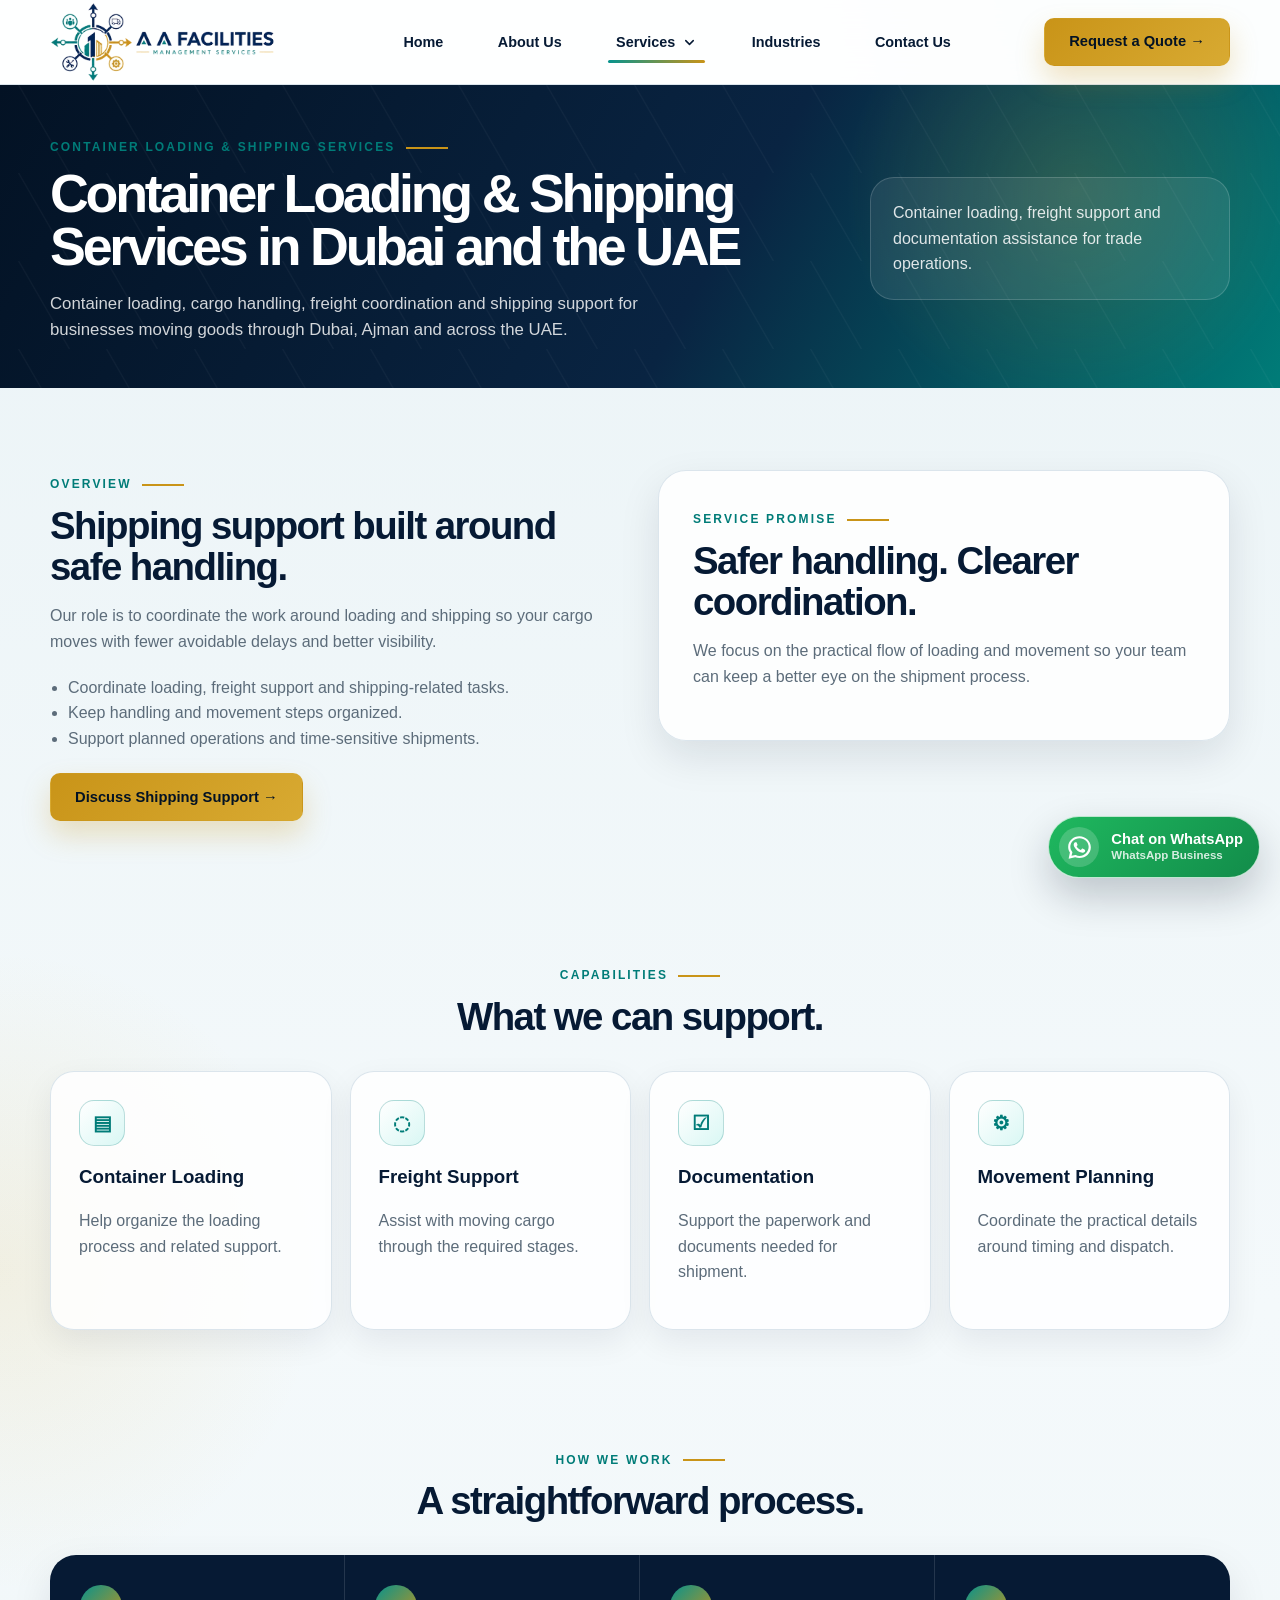
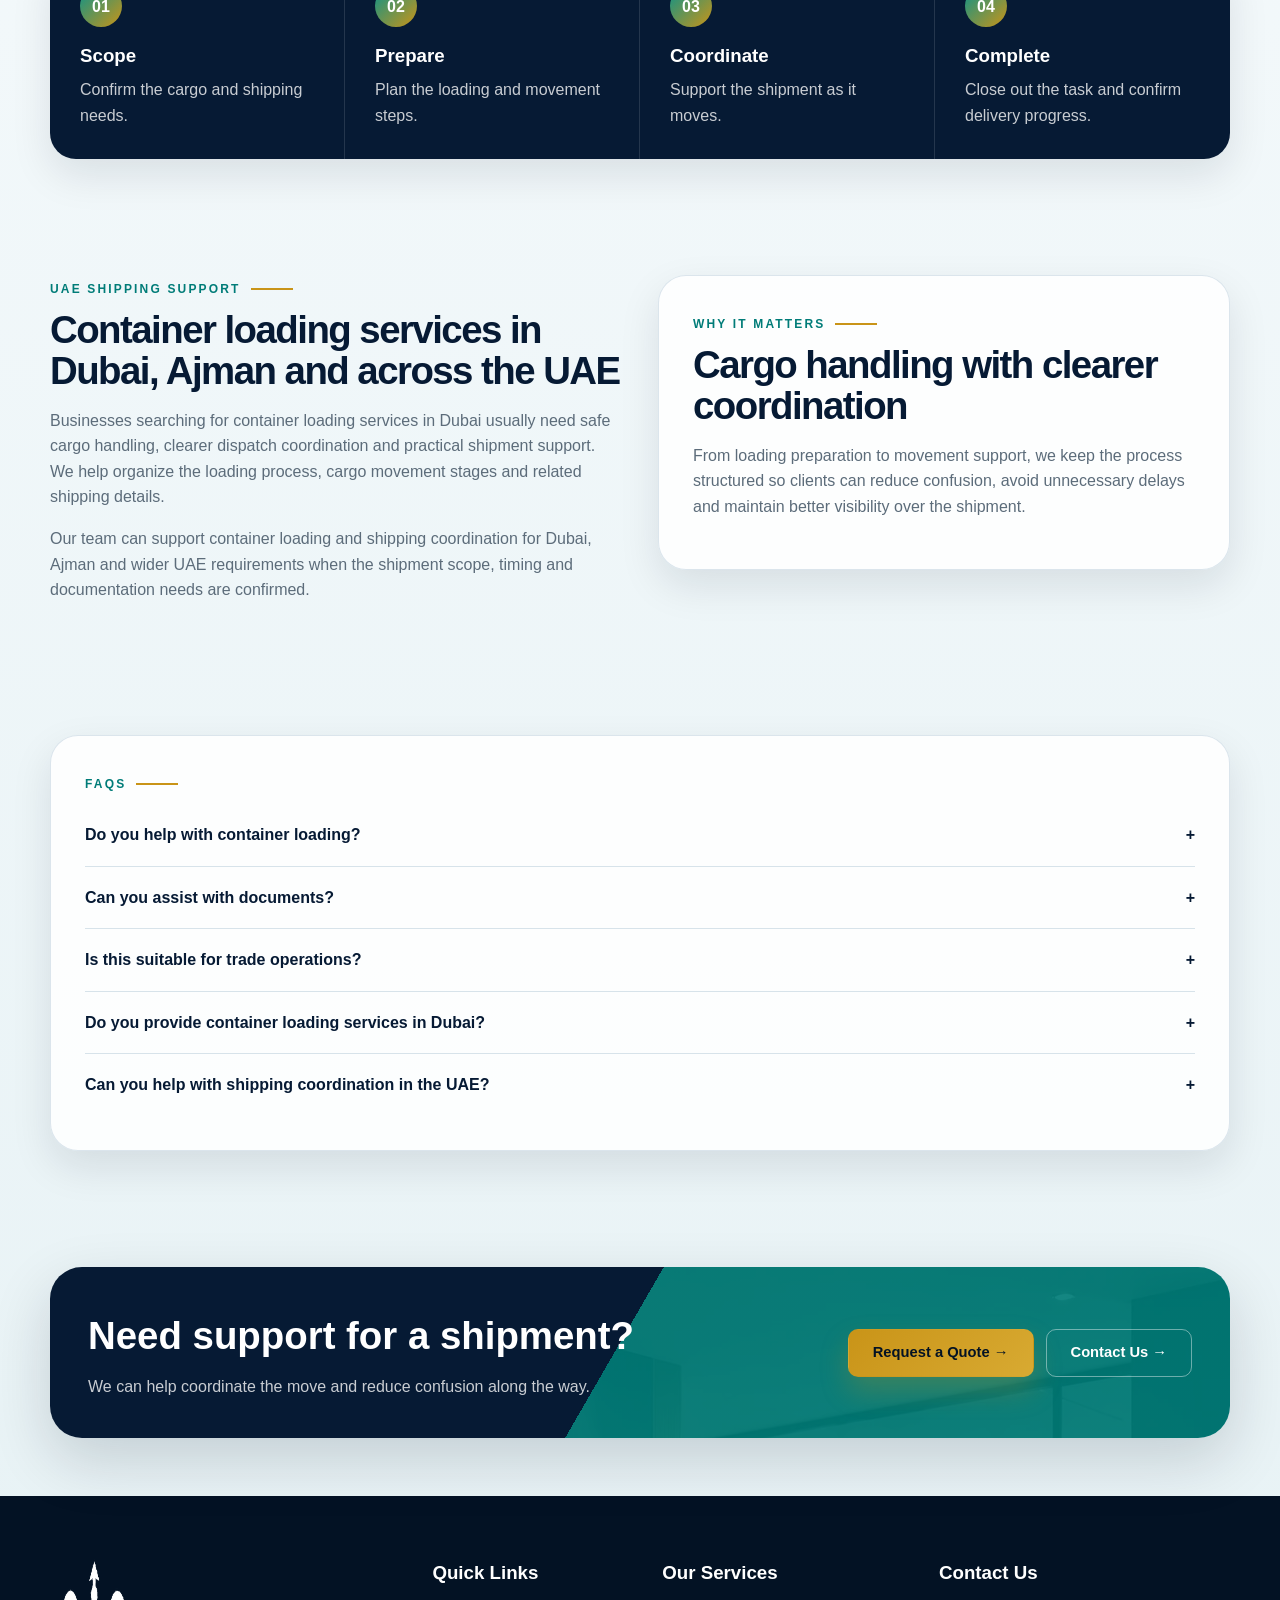
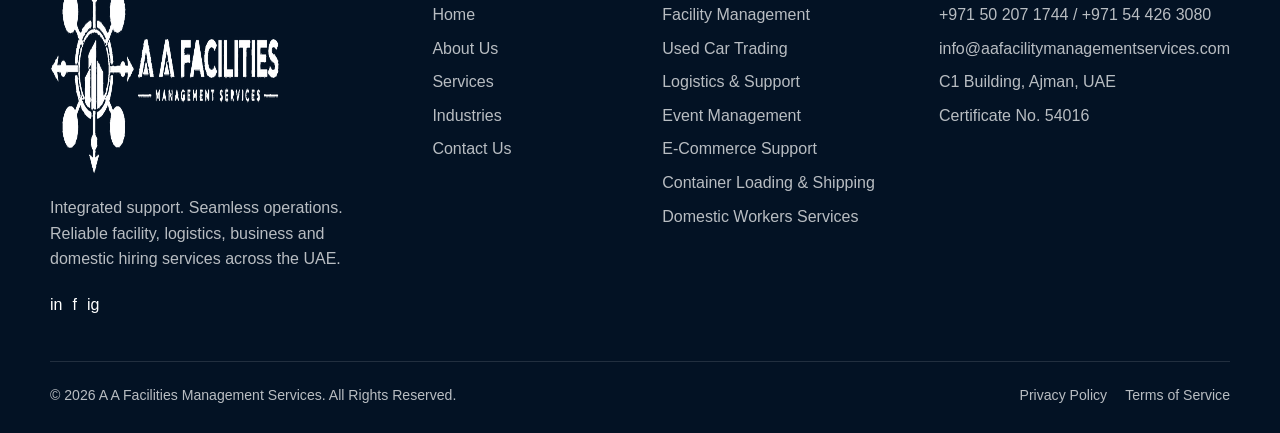
<file: pages/container-loading-shipping.html>
<!DOCTYPE html>

<html lang="en">
<head>
<meta charset="utf-8"/>
<meta content="width=device-width, initial-scale=1.0" name="viewport"/>
<title>Container Loading Services in Dubai &amp; UAE | A A Facilities</title>
<meta content="Container loading, cargo handling, shipment coordination and shipping support for businesses moving goods in Dubai, Ajman and across the UAE." name="description"/>
<link href="https://www.aafacilitymanagementservices.com/pages/container-loading-shipping.html" rel="canonical"/>
<meta content="index,follow,max-image-preview:large,max-snippet:-1,max-video-preview:-1" name="robots"/>
<meta content="#0f766e" name="theme-color"/>
<meta content="en_US" property="og:locale"/>
<meta content="website" property="og:type"/>
<meta content="A A Facilities Management Services" property="og:site_name"/>
<meta content="Container Loading Services in Dubai &amp; UAE | A A Facilities" property="og:title"/>
<meta content="Container loading, cargo handling, shipment coordination and shipping support for businesses moving goods in Dubai, Ajman and across the UAE." property="og:description"/>
<meta content="https://www.aafacilitymanagementservices.com/pages/container-loading-shipping.html" property="og:url"/>
<meta content="summary" name="twitter:card"/>
<meta content="Container Loading Services in Dubai &amp; UAE | A A Facilities" name="twitter:title"/>
<meta content="Container loading, cargo handling, shipment coordination and shipping support for businesses moving goods in Dubai, Ajman and across the UAE." name="twitter:description"/>
<script type="application/ld+json">{
  "@context": "https://schema.org",
  "@graph": [
    {
      "@type": "LocalBusiness",
      "@id": "https://www.aafacilitymanagementservices.com/#business",
      "name": "A A Facilities Management Services",
      "url": "https://www.aafacilitymanagementservices.com/",
      "logo": "https://www.aafacilitymanagementservices.com/assets/logo.webp",
      "image": "https://www.aafacilitymanagementservices.com/assets/logo.webp",
      "email": "info@aafacilitymanagementservices.com",
      "telephone": [
        "+971502071744",
        "+971544263080"
      ],
      "address": {
        "@type": "PostalAddress",
        "streetAddress": "C1 Building",
        "addressLocality": "Ajman",
        "addressCountry": "AE"
      },
      "areaServed": [
        "Ajman",
        "Dubai",
        "Sharjah",
        "United Arab Emirates"
      ],
      "priceRange": "Contact for quote"
    },
    {
      "@type": "WebPage",
      "@id": "https://www.aafacilitymanagementservices.com/pages/container-loading-shipping.html#webpage",
      "url": "https://www.aafacilitymanagementservices.com/pages/container-loading-shipping.html",
      "name": "Container Loading Services in Dubai & UAE | A A Facilities",
      "description": "Container loading, cargo handling, shipment coordination and shipping support for businesses moving goods in Dubai, Ajman and across the UAE.",
      "isPartOf": {
        "@type": "WebSite",
        "@id": "https://www.aafacilitymanagementservices.com/#website",
        "name": "A A Facilities Management Services",
        "url": "https://www.aafacilitymanagementservices.com/"
      },
      "about": {
        "@id": "https://www.aafacilitymanagementservices.com/#business"
      }
    },
    {
      "@type": "Service",
      "@id": "https://www.aafacilitymanagementservices.com/pages/container-loading-shipping.html#service",
      "name": "Container loading and shipping services",
      "description": "Container loading, cargo handling, shipment coordination and shipping support for businesses moving goods in Dubai, Ajman and across the UAE.",
      "provider": {
        "@id": "https://www.aafacilitymanagementservices.com/#business"
      },
      "areaServed": [
        {
          "@type": "Place",
          "name": "Dubai"
        },
        {
          "@type": "Place",
          "name": "Ajman"
        },
        {
          "@type": "Place",
          "name": "United Arab Emirates"
        }
      ],
      "serviceType": "Container loading and shipping services",
      "url": "https://www.aafacilitymanagementservices.com/pages/container-loading-shipping.html"
    },
    {
      "@type": "BreadcrumbList",
      "@id": "https://www.aafacilitymanagementservices.com/pages/container-loading-shipping.html#breadcrumb",
      "itemListElement": [
        {
          "@type": "ListItem",
          "position": 1,
          "name": "Home",
          "item": "https://www.aafacilitymanagementservices.com/"
        },
        {
          "@type": "ListItem",
          "position": 2,
          "name": "Container Loading & Shipping Services in Dubai and the UAE",
          "item": "https://www.aafacilitymanagementservices.com/pages/container-loading-shipping.html"
        }
      ]
    },
    {
      "@type": "FAQPage",
      "@id": "https://www.aafacilitymanagementservices.com/pages/container-loading-shipping.html#faq",
      "mainEntity": [
        {
          "@type": "Question",
          "name": "Do you help with container loading?",
          "acceptedAnswer": {
            "@type": "Answer",
            "text": "Yes. Container loading support is part of the service."
          }
        },
        {
          "@type": "Question",
          "name": "Can you assist with documents?",
          "acceptedAnswer": {
            "@type": "Answer",
            "text": "Yes. We can help coordinate the shipment paperwork."
          }
        },
        {
          "@type": "Question",
          "name": "Is this suitable for trade operations?",
          "acceptedAnswer": {
            "@type": "Answer",
            "text": "Yes. The service is designed around practical trade and shipping support."
          }
        },
        {
          "@type": "Question",
          "name": "Do you provide container loading services in Dubai?",
          "acceptedAnswer": {
            "@type": "Answer",
            "text": "Yes. We can support container loading, cargo handling and shipment coordination for Dubai and wider UAE requirements when the scope and timing are confirmed."
          }
        },
        {
          "@type": "Question",
          "name": "Can you help with shipping coordination in the UAE?",
          "acceptedAnswer": {
            "@type": "Answer",
            "text": "Yes. We help coordinate loading, dispatch timing, cargo movement steps and related shipment documentation support."
          }
        }
      ]
    }
  ]
}</script><link href="../assets/favicon.png" rel="icon" type="image/png"/>
<link href="../styles/main.css" rel="stylesheet"/>
</head>
<body>
<a class="skip-link" href="#main">Skip to content</a>
<header class="site-header">
<div class="container header-shell">
<a aria-label="A A Facilities home" class="brand" href="../index.html"><img alt="A A Facilities Management Services logo" decoding="async" height="219" loading="lazy" src="../assets/logo.webp" width="620"/></a>
<nav aria-label="Primary navigation" class="desktop-nav">
<a class="nav-link" href="../index.html">Home</a>
<a class="nav-link" href="about.html">About Us</a>
<div class="nav-dropdown">
<button class="nav-dropdown-trigger active" type="button">Services <span aria-hidden="true" class="dropdown-icon"><svg focusable="false" viewbox="0 0 20 20"><path d="M5 7.5L10 12.5L15 7.5" fill="none" stroke="currentColor" stroke-linecap="round" stroke-linejoin="round" stroke-width="2"></path></svg></span></button>
<div class="dropdown-panel">
<a href="facility-management.html"><span class="icon-box">▥</span><span><strong>Facility Management</strong><small>End-to-end facility operations, maintenance, cleaning, technical support and supervision.</small></span></a>
<a href="used-car-trading.html"><span class="icon-box">▰</span><span><strong>Used Car Trading</strong><small>Trusted sourcing, buying, selling, inspection and documentation support for used vehicles.</small></span></a>
<a href="logistics-support.html"><span class="icon-box">▣</span><span><strong>Logistics &amp; Support</strong><small>Reliable delivery coordination, cargo handling and operational movement support.</small></span></a>
<a href="event-management.html"><span class="icon-box">✦</span><span><strong>Event Management</strong><small>Professional planning, setup, logistics and coordination for corporate and private events.</small></span></a>
<a href="e-commerce-support.html"><span class="icon-box">◧</span><span><strong>E-Commerce Support</strong><small>Support for digital sales, order processing, fulfilment and customer operations.</small></span></a>
<a href="container-loading-shipping.html"><span class="icon-box">▤</span><span><strong>Container Loading &amp; Shipping</strong><small>Safe container loading, cargo handling and shipping coordination for trade operations.</small></span></a>
<a href="domestic-workers-services.html"><span class="icon-box">◉</span><span><strong>Domestic Workers Services</strong><small>Direct hiring support for trained domestic workers, housemaids and reliable home help.</small></span></a>
</div>
</div>
<a class="nav-link" href="services.html#industries">Industries</a>
<a class="nav-link" href="contact.html">Contact Us</a>
</nav>
<div class="header-actions"><button class="btn btn-gold" data-open-quote="" type="button">Request a Quote →</button><button aria-expanded="false" aria-label="Open menu" class="menu-toggle" data-menu-toggle="" type="button"><span></span></button></div>
</div>
</header>
<div class="mobile-menu" data-mobile-menu="">
<div class="mobile-menu-inner">
<a href="../index.html">Home <span>→</span></a>
<a href="about.html">About Us <span>→</span></a>
<button aria-expanded="false" class="mobile-service-toggle" data-mobile-services-toggle="" type="button">Services <span>+</span></button>
<div class="mobile-submenu" data-mobile-submenu="">
<a href="facility-management.html">Facility Management</a>
<a href="used-car-trading.html">Used Car Trading</a>
<a href="logistics-support.html">Logistics &amp; Support</a>
<a href="event-management.html">Event Management</a>
<a href="e-commerce-support.html">E-Commerce Support</a>
<a href="container-loading-shipping.html">Container Loading &amp; Shipping</a>
<a href="domestic-workers-services.html">Domestic Workers Services</a>
</div>
<a href="services.html#industries">Industries <span>→</span></a>
<a href="contact.html">Contact Us <span>→</span></a>
<button class="btn btn-gold mobile-cta" data-open-quote="" type="button">Request a Quote →</button>
</div>
</div>
<main id="main">
<section class="page-banner">
<div class="container">
<div data-animate=""><span class="eyebrow">Container Loading &amp; Shipping Services</span><h1>Container Loading &amp; Shipping Services in Dubai and the UAE</h1><p>Container loading, cargo handling, freight coordination and shipping support for businesses moving goods through Dubai, Ajman and across the UAE.</p></div>
<div class="banner-chip" data-animate="">Container loading, freight support and documentation assistance for trade operations.</div>
</div>
</section>
<section class="page-section">
<div class="container detail-layout">
<div data-animate="">
<span class="eyebrow">Overview</span>
<h2>Shipping support built around safe handling.</h2>
<p>Our role is to coordinate the work around loading and shipping so your cargo moves with fewer avoidable delays and better visibility.</p>
<ul class="value-list">
<li>Coordinate loading, freight support and shipping-related tasks.</li>
<li>Keep handling and movement steps organized.</li>
<li>Support planned operations and time-sensitive shipments.</li>
</ul>
<button class="btn btn-gold" data-open-quote="" type="button">Discuss Shipping Support →</button>
</div>
<div class="feature-panel" data-animate="">
<span class="eyebrow">Service promise</span>
<h2>Safer handling. Clearer coordination.</h2>
<p>We focus on the practical flow of loading and movement so your team can keep a better eye on the shipment process.</p>
</div>
</div>
</section>
<section class="page-section compact">
<div class="container">
<div class="section-intro centered" data-animate=""><span class="eyebrow">Capabilities</span><h2>What we can support.</h2></div>
<div class="capability-grid">
<div class="capability-card" data-animate=""><span class="icon-box">▤</span><h3>Container Loading</h3><p>Help organize the loading process and related support.</p></div>
<div class="capability-card" data-animate=""><span class="icon-box">◌</span><h3>Freight Support</h3><p>Assist with moving cargo through the required stages.</p></div>
<div class="capability-card" data-animate=""><span class="icon-box">☑</span><h3>Documentation</h3><p>Support the paperwork and documents needed for shipment.</p></div>
<div class="capability-card" data-animate=""><span class="icon-box">⚙</span><h3>Movement Planning</h3><p>Coordinate the practical details around timing and dispatch.</p></div>
</div>
</div>
</section>
<section class="page-section compact">
<div class="container">
<div class="section-intro centered" data-animate=""><span class="eyebrow">How we work</span><h2>A straightforward process.</h2></div>
<div class="process-strip" data-animate="">
<div class="process-step"><strong>01</strong><h3>Scope</h3><p>Confirm the cargo and shipping needs.</p></div>
<div class="process-step"><strong>02</strong><h3>Prepare</h3><p>Plan the loading and movement steps.</p></div>
<div class="process-step"><strong>03</strong><h3>Coordinate</h3><p>Support the shipment as it moves.</p></div>
<div class="process-step"><strong>04</strong><h3>Complete</h3><p>Close out the task and confirm delivery progress.</p></div>
</div>
</div>
</section>
<section class="page-section compact"><div class="container detail-layout"><div data-animate=""><span class="eyebrow">UAE shipping support</span><h2>Container loading services in Dubai, Ajman and across the UAE</h2><p>Businesses searching for container loading services in Dubai usually need safe cargo handling, clearer dispatch coordination and practical shipment support. We help organize the loading process, cargo movement stages and related shipping details.</p><p>Our team can support container loading and shipping coordination for Dubai, Ajman and wider UAE requirements when the shipment scope, timing and documentation needs are confirmed.</p></div><div class="feature-panel" data-animate=""><span class="eyebrow">Why it matters</span><h2>Cargo handling with clearer coordination</h2><p>From loading preparation to movement support, we keep the process structured so clients can reduce confusion, avoid unnecessary delays and maintain better visibility over the shipment.</p></div></div></section><section class="page-section compact">
<div class="container faq-list" data-animate="">
<span class="eyebrow">FAQs</span>
<div class="faq-item" data-faq-item=""><button class="faq-question" type="button">Do you help with container loading? <span>+</span></button><div class="faq-answer"><div><p>Yes. Container loading support is part of the service.</p></div></div></div>
<div class="faq-item" data-faq-item=""><button class="faq-question" type="button">Can you assist with documents? <span>+</span></button><div class="faq-answer"><div><p>Yes. We can help coordinate the shipment paperwork.</p></div></div></div>
<div class="faq-item" data-faq-item=""><button class="faq-question" type="button">Is this suitable for trade operations? <span>+</span></button><div class="faq-answer"><div><p>Yes. The service is designed around practical trade and shipping support.</p></div></div></div>
<div class="faq-item" data-faq-item=""><button class="faq-question" type="button">Do you provide container loading services in Dubai? <span>+</span></button><div class="faq-answer"><div><p>Yes. We can support container loading, cargo handling and shipment coordination for Dubai and wider UAE requirements when the scope and timing are confirmed.</p></div></div></div><div class="faq-item" data-faq-item=""><button class="faq-question" type="button">Can you help with shipping coordination in the UAE? <span>+</span></button><div class="faq-answer"><div><p>Yes. We help coordinate loading, dispatch timing, cargo movement steps and related shipment documentation support.</p></div></div></div></div>
</section>
<section class="section compact">
<div class="container cta-band" data-animate=""><div class="cta-inner"><div><h2>Need support for a shipment?</h2><p>We can help coordinate the move and reduce confusion along the way.</p></div><div class="hero-actions"><button class="btn btn-gold" data-open-quote="" type="button">Request a Quote →</button><a class="btn btn-outline light" href="contact.html">Contact Us →</a></div></div></div>
</section>
</main>
<footer class="site-footer">
<div class="container footer-grid">
<div class="footer-brand"><img alt="A A Facilities logo" decoding="async" height="219" loading="lazy" src="../assets/logo.webp" width="620"/><p>Integrated support. Seamless operations. Reliable facility, logistics, business and domestic hiring services across the UAE.</p><div aria-label="Social media links" class="socials"><span aria-label="LinkedIn">in</span><span aria-label="Facebook">f</span><span aria-label="Instagram">ig</span></div></div>
<div class="footer-column"><h3>Quick Links</h3><ul><li><a href="../index.html">Home</a></li><li><a href="about.html">About Us</a></li><li><a href="services.html">Services</a></li><li><a href="services.html#industries">Industries</a></li><li><a href="contact.html">Contact Us</a></li></ul></div>
<div class="footer-column"><h3>Our Services</h3><ul><li><a href="facility-management.html">Facility Management</a></li><li><a href="used-car-trading.html">Used Car Trading</a></li><li><a href="logistics-support.html">Logistics &amp; Support</a></li><li><a href="event-management.html">Event Management</a></li><li><a href="e-commerce-support.html">E-Commerce Support</a></li><li><a href="container-loading-shipping.html">Container Loading &amp; Shipping</a></li><li><a href="domestic-workers-services.html">Domestic Workers Services</a></li></ul></div>
<div class="footer-column"><h3>Contact Us</h3><ul><li>+971 50 207 1744 / +971 54 426 3080</li><li>info@aafacilitymanagementservices.com</li><li>C1 Building, Ajman, UAE</li><li>Certificate No. 54016</li></ul></div>
</div>
<div class="container footer-bottom"><span>© 2026 A A Facilities Management Services. All Rights Reserved.</span><div class="footer-bottom-links"><a href="privacy-policy.html">Privacy Policy</a><a href="terms-of-service.html">Terms of Service</a></div></div>
</footer>
<div class="modal-backdrop" data-quote-modal="">
<div aria-labelledby="quote-modal-title" aria-modal="true" class="quote-modal" role="dialog">
<div class="modal-head"><div><h2 id="quote-modal-title">Request a Quote</h2><p>Tell us your requirement and our team will get back to you shortly.</p></div><button aria-label="Close modal" class="close-modal" data-close-modal="" type="button">×</button></div>
<form action="/api/quote" class="quote-form" data-quote-form="" method="POST">
<div class="form-grid">
<div class="form-field"><label for="quote-name">Full Name</label><input id="quote-name" name="quote-name" placeholder="Enter your name" required="" type="text"/></div>
<div class="form-field"><label for="quote-email">Email Address</label><input id="quote-email" name="quote-email" placeholder="Enter your email" required="" type="email"/></div>
<div class="form-field"><label for="quote-phone">Phone Number</label><input id="quote-phone" name="quote-phone" placeholder="Enter your phone number" type="tel"/></div>
<div class="form-field"><label for="quote-service">Service Needed</label><select id="quote-service" name="quote-service" required=""><option value="">Select a service</option><option>Facility Management</option><option>Used Car Trading</option><option>Logistics &amp; Support</option><option>Event Management</option><option>E-Commerce Support</option><option>Container Loading &amp; Shipping</option><option>Domestic Workers Services</option></select></div>
<div class="form-field full"><label for="quote-details">Project Details</label><textarea id="quote-details" name="quote-details" placeholder="Briefly describe your requirement..."></textarea></div>
</div>
<div class="hero-actions"><button class="btn btn-gold" type="submit">Submit Request →</button><button class="btn btn-outline" data-close-modal="" type="button">Cancel</button></div>
</form>
<div class="success-message" data-success-message=""><div class="success-check">✓</div><h2>Request Submitted Successfully!</h2><p>Thank you for reaching out. Our team will contact you shortly.</p><button class="btn btn-primary" data-close-modal="" type="button">Close →</button></div>
</div>
</div>
<script src="../script/main.js"></script>
</body>
</html>
</file>
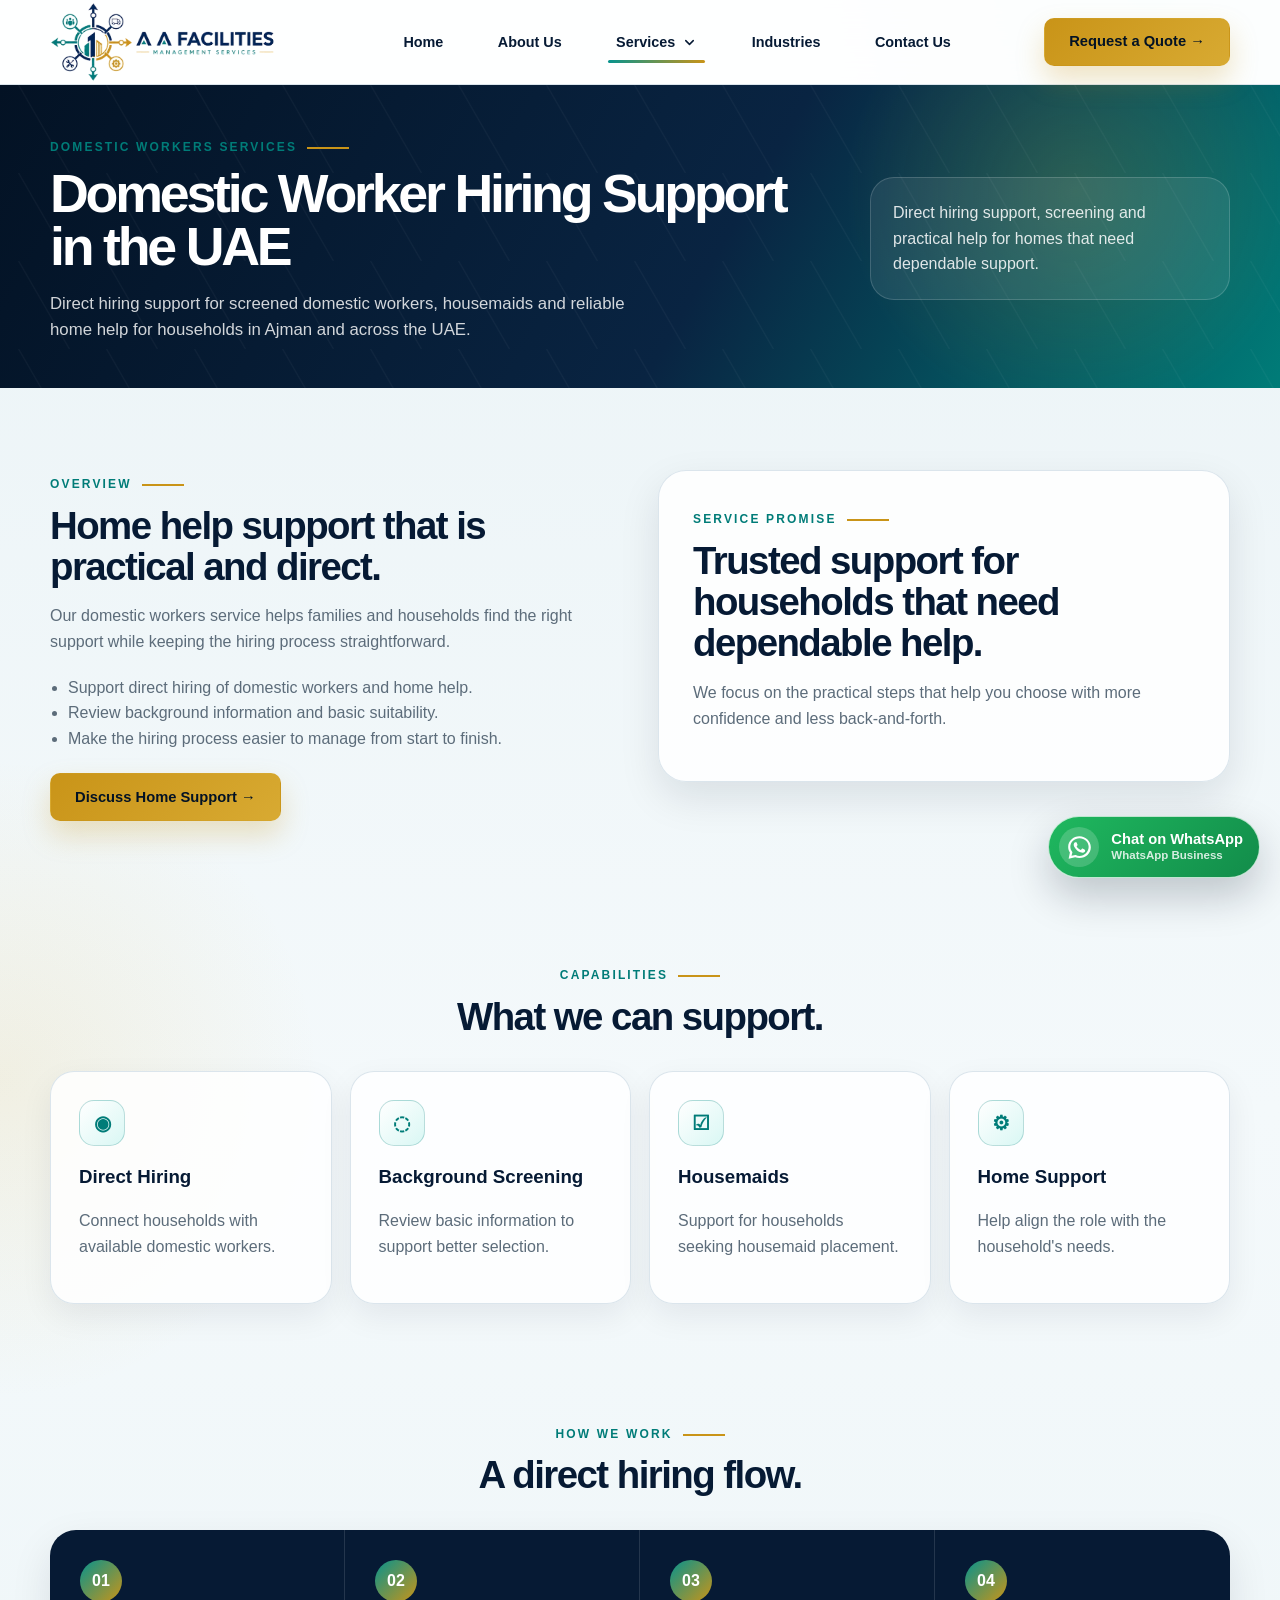
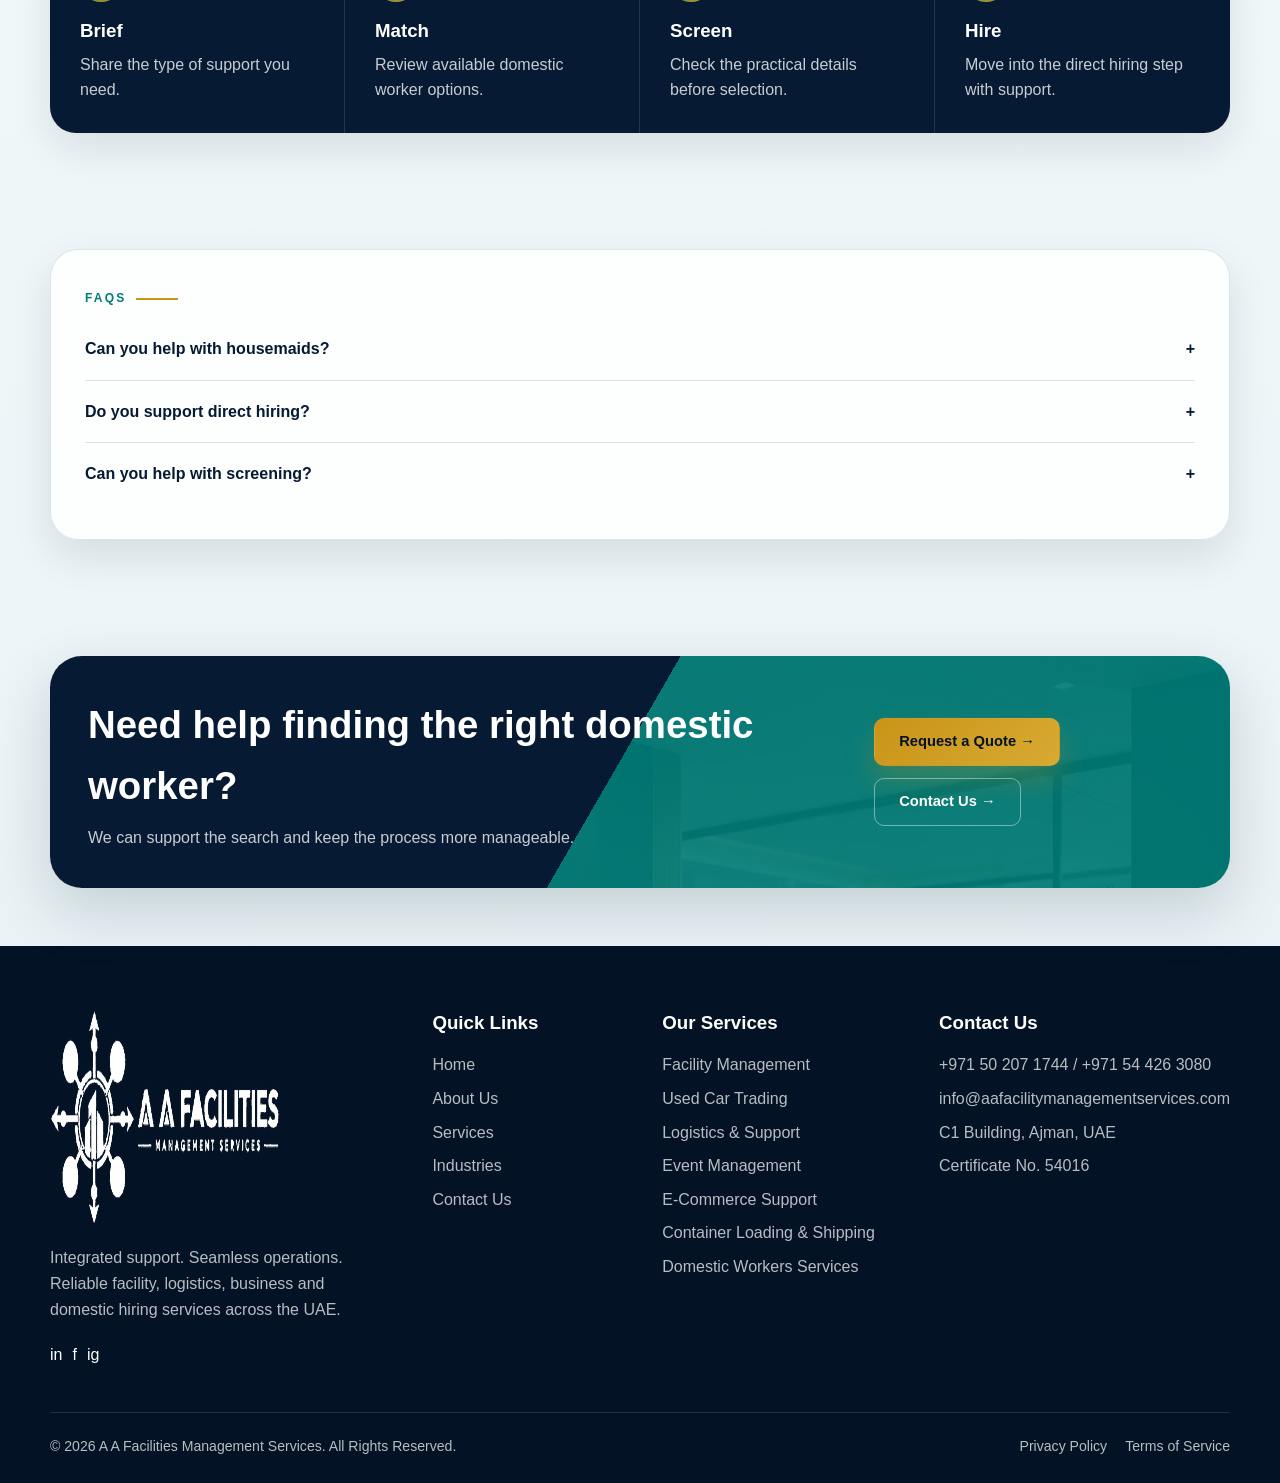
<file: pages/domestic-workers-services.html>
<!DOCTYPE html>

<html lang="en">
<head>
<meta charset="utf-8"/>
<meta content="width=device-width, initial-scale=1.0" name="viewport"/>
<title>Domestic Worker Hiring Support in UAE | A A Facilities</title>
<meta content="Direct hiring support for domestic workers, housemaids and reliable home help in Ajman and across the UAE." name="description"/>
<link href="https://www.aafacilitymanagementservices.com/pages/domestic-workers-services.html" rel="canonical"/>
<meta content="index,follow,max-image-preview:large,max-snippet:-1,max-video-preview:-1" name="robots"/>
<meta content="#0f766e" name="theme-color"/>
<meta content="en_US" property="og:locale"/>
<meta content="website" property="og:type"/>
<meta content="A A Facilities Management Services" property="og:site_name"/>
<meta content="Domestic Worker Hiring Support in UAE | A A Facilities" property="og:title"/>
<meta content="Direct hiring support for domestic workers, housemaids and reliable home help in Ajman and across the UAE." property="og:description"/>
<meta content="https://www.aafacilitymanagementservices.com/pages/domestic-workers-services.html" property="og:url"/>
<meta content="summary" name="twitter:card"/>
<meta content="Domestic Worker Hiring Support in UAE | A A Facilities" name="twitter:title"/>
<meta content="Direct hiring support for domestic workers, housemaids and reliable home help in Ajman and across the UAE." name="twitter:description"/>
<script type="application/ld+json">{
  "@context": "https://schema.org",
  "@graph": [
    {
      "@type": "LocalBusiness",
      "@id": "https://www.aafacilitymanagementservices.com/#business",
      "name": "A A Facilities Management Services",
      "url": "https://www.aafacilitymanagementservices.com/",
      "logo": "https://www.aafacilitymanagementservices.com/assets/logo.webp",
      "image": "https://www.aafacilitymanagementservices.com/assets/logo.webp",
      "email": "info@aafacilitymanagementservices.com",
      "telephone": [
        "+971502071744",
        "+971544263080"
      ],
      "address": {
        "@type": "PostalAddress",
        "streetAddress": "C1 Building",
        "addressLocality": "Ajman",
        "addressCountry": "AE"
      },
      "areaServed": [
        "Ajman",
        "Dubai",
        "Sharjah",
        "United Arab Emirates"
      ],
      "priceRange": "Contact for quote"
    },
    {
      "@type": "WebPage",
      "@id": "https://www.aafacilitymanagementservices.com/pages/domestic-workers-services.html#webpage",
      "url": "https://www.aafacilitymanagementservices.com/pages/domestic-workers-services.html",
      "name": "Domestic Worker Hiring Support in UAE | A A Facilities",
      "description": "Direct hiring support for domestic workers, housemaids and reliable home help in Ajman and across the UAE.",
      "isPartOf": {
        "@type": "WebSite",
        "@id": "https://www.aafacilitymanagementservices.com/#website",
        "name": "A A Facilities Management Services",
        "url": "https://www.aafacilitymanagementservices.com/"
      },
      "about": {
        "@id": "https://www.aafacilitymanagementservices.com/#business"
      }
    },
    {
      "@type": "Service",
      "@id": "https://www.aafacilitymanagementservices.com/pages/domestic-workers-services.html#service",
      "name": "Domestic worker hiring support",
      "description": "Direct hiring support for domestic workers, housemaids and reliable home help in Ajman and across the UAE.",
      "provider": {
        "@id": "https://www.aafacilitymanagementservices.com/#business"
      },
      "areaServed": [
        {
          "@type": "Place",
          "name": "Ajman"
        },
        {
          "@type": "Place",
          "name": "United Arab Emirates"
        }
      ],
      "serviceType": "Domestic worker hiring support",
      "url": "https://www.aafacilitymanagementservices.com/pages/domestic-workers-services.html"
    },
    {
      "@type": "BreadcrumbList",
      "@id": "https://www.aafacilitymanagementservices.com/pages/domestic-workers-services.html#breadcrumb",
      "itemListElement": [
        {
          "@type": "ListItem",
          "position": 1,
          "name": "Home",
          "item": "https://www.aafacilitymanagementservices.com/"
        },
        {
          "@type": "ListItem",
          "position": 2,
          "name": "Domestic Worker Hiring Support in the UAE",
          "item": "https://www.aafacilitymanagementservices.com/pages/domestic-workers-services.html"
        }
      ]
    },
    {
      "@type": "FAQPage",
      "@id": "https://www.aafacilitymanagementservices.com/pages/domestic-workers-services.html#faq",
      "mainEntity": [
        {
          "@type": "Question",
          "name": "Can you help with housemaids?",
          "acceptedAnswer": {
            "@type": "Answer",
            "text": "Yes. Housemaid support is one of the service options."
          }
        },
        {
          "@type": "Question",
          "name": "Do you support direct hiring?",
          "acceptedAnswer": {
            "@type": "Answer",
            "text": "Yes. The service is built around direct hiring support for households."
          }
        },
        {
          "@type": "Question",
          "name": "Can you help with screening?",
          "acceptedAnswer": {
            "@type": "Answer",
            "text": "Yes. We can help review background information and suitability details."
          }
        }
      ]
    }
  ]
}</script><link href="../assets/favicon.png" rel="icon" type="image/png"/>
<link href="../styles/main.css" rel="stylesheet"/>
</head>
<body>
<a class="skip-link" href="#main">Skip to content</a>
<header class="site-header">
<div class="container header-shell">
<a aria-label="A A Facilities home" class="brand" href="../index.html"><img alt="A A Facilities Management Services logo" decoding="async" height="219" loading="lazy" src="../assets/logo.webp" width="620"/></a>
<nav aria-label="Primary navigation" class="desktop-nav">
<a class="nav-link" href="../index.html">Home</a>
<a class="nav-link" href="about.html">About Us</a>
<div class="nav-dropdown">
<button class="nav-dropdown-trigger active" type="button">Services <span aria-hidden="true" class="dropdown-icon"><svg focusable="false" viewbox="0 0 20 20"><path d="M5 7.5L10 12.5L15 7.5" fill="none" stroke="currentColor" stroke-linecap="round" stroke-linejoin="round" stroke-width="2"></path></svg></span></button>
<div class="dropdown-panel">
<a href="facility-management.html"><span class="icon-box">▥</span><span><strong>Facility Management</strong><small>End-to-end facility operations, maintenance, cleaning, technical support and supervision.</small></span></a>
<a href="used-car-trading.html"><span class="icon-box">▰</span><span><strong>Used Car Trading</strong><small>Trusted sourcing, buying, selling, inspection and documentation support for used vehicles.</small></span></a>
<a href="logistics-support.html"><span class="icon-box">▣</span><span><strong>Logistics &amp; Support</strong><small>Reliable delivery coordination, cargo handling and operational movement support.</small></span></a>
<a href="event-management.html"><span class="icon-box">✦</span><span><strong>Event Management</strong><small>Professional planning, setup, logistics and coordination for corporate and private events.</small></span></a>
<a href="e-commerce-support.html"><span class="icon-box">◧</span><span><strong>E-Commerce Support</strong><small>Support for digital sales, order processing, fulfilment and customer operations.</small></span></a>
<a href="container-loading-shipping.html"><span class="icon-box">▤</span><span><strong>Container Loading &amp; Shipping</strong><small>Safe container loading, cargo handling and shipping coordination for trade operations.</small></span></a>
<a href="domestic-workers-services.html"><span class="icon-box">◉</span><span><strong>Domestic Workers Services</strong><small>Direct hiring support for trained domestic workers, housemaids and reliable home help.</small></span></a>
</div>
</div>
<a class="nav-link" href="services.html#industries">Industries</a>
<a class="nav-link" href="contact.html">Contact Us</a>
</nav>
<div class="header-actions"><button class="btn btn-gold" data-open-quote="" type="button">Request a Quote →</button><button aria-expanded="false" aria-label="Open menu" class="menu-toggle" data-menu-toggle="" type="button"><span></span></button></div>
</div>
</header>
<div class="mobile-menu" data-mobile-menu="">
<div class="mobile-menu-inner">
<a href="../index.html">Home <span>→</span></a>
<a href="about.html">About Us <span>→</span></a>
<button aria-expanded="false" class="mobile-service-toggle" data-mobile-services-toggle="" type="button">Services <span>+</span></button>
<div class="mobile-submenu" data-mobile-submenu="">
<a href="facility-management.html">Facility Management</a>
<a href="used-car-trading.html">Used Car Trading</a>
<a href="logistics-support.html">Logistics &amp; Support</a>
<a href="event-management.html">Event Management</a>
<a href="e-commerce-support.html">E-Commerce Support</a>
<a href="container-loading-shipping.html">Container Loading &amp; Shipping</a>
<a href="domestic-workers-services.html">Domestic Workers Services</a>
</div>
<a href="services.html#industries">Industries <span>→</span></a>
<a href="contact.html">Contact Us <span>→</span></a>
<button class="btn btn-gold mobile-cta" data-open-quote="" type="button">Request a Quote →</button>
</div>
</div>
<main id="main">
<section class="page-banner">
<div class="container">
<div data-animate=""><span class="eyebrow">Domestic Workers Services</span><h1>Domestic Worker Hiring Support in the UAE</h1><p>Direct hiring support for screened domestic workers, housemaids and reliable home help for households in Ajman and across the UAE.</p></div>
<div class="banner-chip" data-animate="">Direct hiring support, screening and practical help for homes that need dependable support.</div>
</div>
</section>
<section class="page-section">
<div class="container detail-layout">
<div data-animate="">
<span class="eyebrow">Overview</span>
<h2>Home help support that is practical and direct.</h2>
<p>Our domestic workers service helps families and households find the right support while keeping the hiring process straightforward.</p>
<ul class="value-list">
<li>Support direct hiring of domestic workers and home help.</li>
<li>Review background information and basic suitability.</li>
<li>Make the hiring process easier to manage from start to finish.</li>
</ul>
<button class="btn btn-gold" data-open-quote="" type="button">Discuss Home Support →</button>
</div>
<div class="feature-panel" data-animate="">
<span class="eyebrow">Service promise</span>
<h2>Trusted support for households that need dependable help.</h2>
<p>We focus on the practical steps that help you choose with more confidence and less back-and-forth.</p>
</div>
</div>
</section>
<section class="page-section compact">
<div class="container">
<div class="section-intro centered" data-animate=""><span class="eyebrow">Capabilities</span><h2>What we can support.</h2></div>
<div class="capability-grid">
<div class="capability-card" data-animate=""><span class="icon-box">◉</span><h3>Direct Hiring</h3><p>Connect households with available domestic workers.</p></div>
<div class="capability-card" data-animate=""><span class="icon-box">◌</span><h3>Background Screening</h3><p>Review basic information to support better selection.</p></div>
<div class="capability-card" data-animate=""><span class="icon-box">☑</span><h3>Housemaids</h3><p>Support for households seeking housemaid placement.</p></div>
<div class="capability-card" data-animate=""><span class="icon-box">⚙</span><h3>Home Support</h3><p>Help align the role with the household's needs.</p></div>
</div>
</div>
</section>
<section class="page-section compact">
<div class="container">
<div class="section-intro centered" data-animate=""><span class="eyebrow">How we work</span><h2>A direct hiring flow.</h2></div>
<div class="process-strip" data-animate="">
<div class="process-step"><strong>01</strong><h3>Brief</h3><p>Share the type of support you need.</p></div>
<div class="process-step"><strong>02</strong><h3>Match</h3><p>Review available domestic worker options.</p></div>
<div class="process-step"><strong>03</strong><h3>Screen</h3><p>Check the practical details before selection.</p></div>
<div class="process-step"><strong>04</strong><h3>Hire</h3><p>Move into the direct hiring step with support.</p></div>
</div>
</div>
</section>
<section class="page-section compact">
<div class="container faq-list" data-animate="">
<span class="eyebrow">FAQs</span>
<div class="faq-item" data-faq-item=""><button class="faq-question" type="button">Can you help with housemaids? <span>+</span></button><div class="faq-answer"><div><p>Yes. Housemaid support is one of the service options.</p></div></div></div>
<div class="faq-item" data-faq-item=""><button class="faq-question" type="button">Do you support direct hiring? <span>+</span></button><div class="faq-answer"><div><p>Yes. The service is built around direct hiring support for households.</p></div></div></div>
<div class="faq-item" data-faq-item=""><button class="faq-question" type="button">Can you help with screening? <span>+</span></button><div class="faq-answer"><div><p>Yes. We can help review background information and suitability details.</p></div></div></div>
</div>
</section>
<section class="section compact">
<div class="container cta-band" data-animate=""><div class="cta-inner"><div><h2>Need help finding the right domestic worker?</h2><p>We can support the search and keep the process more manageable.</p></div><div class="hero-actions"><button class="btn btn-gold" data-open-quote="" type="button">Request a Quote →</button><a class="btn btn-outline light" href="contact.html">Contact Us →</a></div></div></div>
</section>
</main>
<footer class="site-footer">
<div class="container footer-grid">
<div class="footer-brand"><img alt="A A Facilities logo" decoding="async" height="219" loading="lazy" src="../assets/logo.webp" width="620"/><p>Integrated support. Seamless operations. Reliable facility, logistics, business and domestic hiring services across the UAE.</p><div aria-label="Social media links" class="socials"><span aria-label="LinkedIn">in</span><span aria-label="Facebook">f</span><span aria-label="Instagram">ig</span></div></div>
<div class="footer-column"><h3>Quick Links</h3><ul><li><a href="../index.html">Home</a></li><li><a href="about.html">About Us</a></li><li><a href="services.html">Services</a></li><li><a href="services.html#industries">Industries</a></li><li><a href="contact.html">Contact Us</a></li></ul></div>
<div class="footer-column"><h3>Our Services</h3><ul><li><a href="facility-management.html">Facility Management</a></li><li><a href="used-car-trading.html">Used Car Trading</a></li><li><a href="logistics-support.html">Logistics &amp; Support</a></li><li><a href="event-management.html">Event Management</a></li><li><a href="e-commerce-support.html">E-Commerce Support</a></li><li><a href="container-loading-shipping.html">Container Loading &amp; Shipping</a></li><li><a href="domestic-workers-services.html">Domestic Workers Services</a></li></ul></div>
<div class="footer-column"><h3>Contact Us</h3><ul><li>+971 50 207 1744 / +971 54 426 3080</li><li>info@aafacilitymanagementservices.com</li><li>C1 Building, Ajman, UAE</li><li>Certificate No. 54016</li></ul></div>
</div>
<div class="container footer-bottom"><span>© 2026 A A Facilities Management Services. All Rights Reserved.</span><div class="footer-bottom-links"><a href="privacy-policy.html">Privacy Policy</a><a href="terms-of-service.html">Terms of Service</a></div></div>
</footer>
<div class="modal-backdrop" data-quote-modal="">
<div aria-labelledby="quote-modal-title" aria-modal="true" class="quote-modal" role="dialog">
<div class="modal-head"><div><h2 id="quote-modal-title">Request a Quote</h2><p>Tell us your requirement and our team will get back to you shortly.</p></div><button aria-label="Close modal" class="close-modal" data-close-modal="" type="button">×</button></div>
<form action="/api/quote" class="quote-form" data-quote-form="" method="POST">
<div class="form-grid">
<div class="form-field"><label for="quote-name">Full Name</label><input id="quote-name" name="quote-name" placeholder="Enter your name" required="" type="text"/></div>
<div class="form-field"><label for="quote-email">Email Address</label><input id="quote-email" name="quote-email" placeholder="Enter your email" required="" type="email"/></div>
<div class="form-field"><label for="quote-phone">Phone Number</label><input id="quote-phone" name="quote-phone" placeholder="Enter your phone number" type="tel"/></div>
<div class="form-field"><label for="quote-service">Service Needed</label><select id="quote-service" name="quote-service" required=""><option value="">Select a service</option><option>Facility Management</option><option>Used Car Trading</option><option>Logistics &amp; Support</option><option>Event Management</option><option>E-Commerce Support</option><option>Container Loading &amp; Shipping</option><option>Domestic Workers Services</option></select></div>
<div class="form-field full"><label for="quote-details">Project Details</label><textarea id="quote-details" name="quote-details" placeholder="Briefly describe your requirement..."></textarea></div>
</div>
<div class="hero-actions"><button class="btn btn-gold" type="submit">Submit Request →</button><button class="btn btn-outline" data-close-modal="" type="button">Cancel</button></div>
</form>
<div class="success-message" data-success-message=""><div class="success-check">✓</div><h2>Request Submitted Successfully!</h2><p>Thank you for reaching out. Our team will contact you shortly.</p><button class="btn btn-primary" data-close-modal="" type="button">Close →</button></div>
</div>
</div>
<script src="../script/main.js"></script>
</body>
</html>
</file>
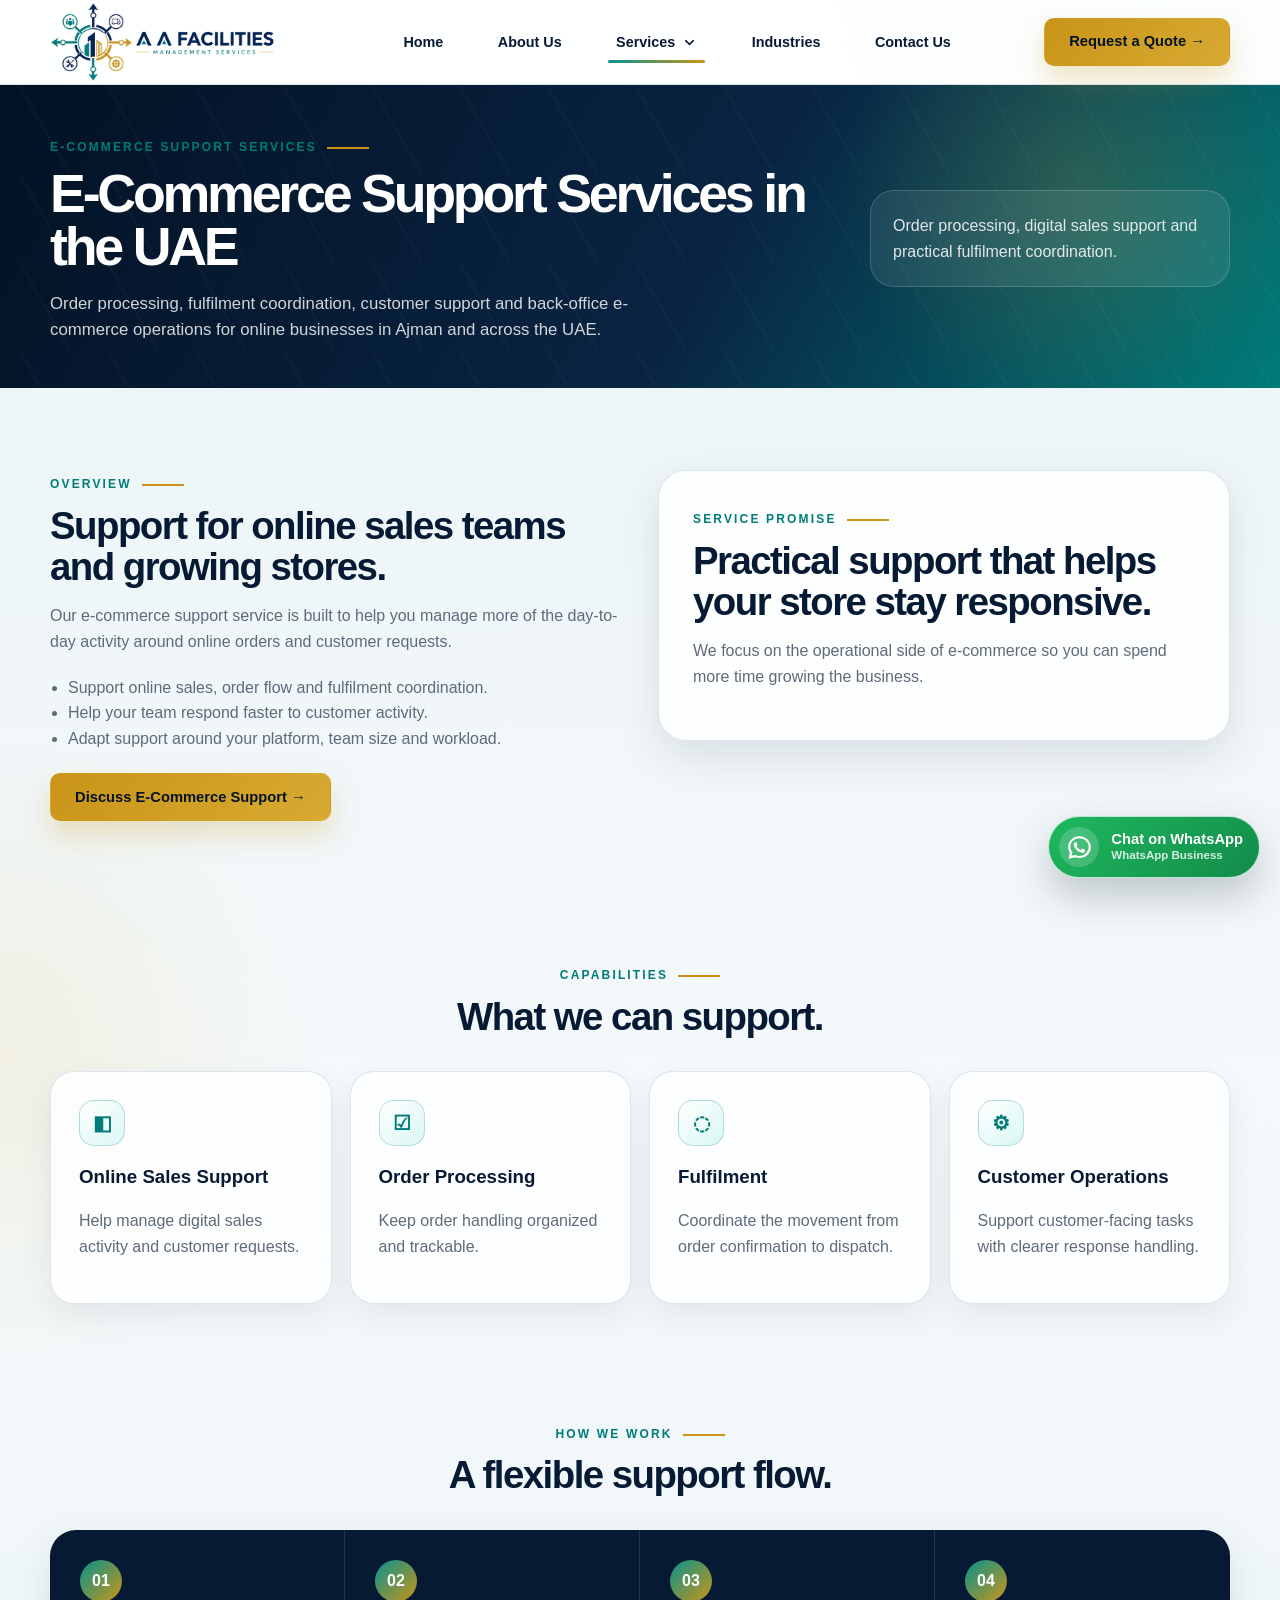
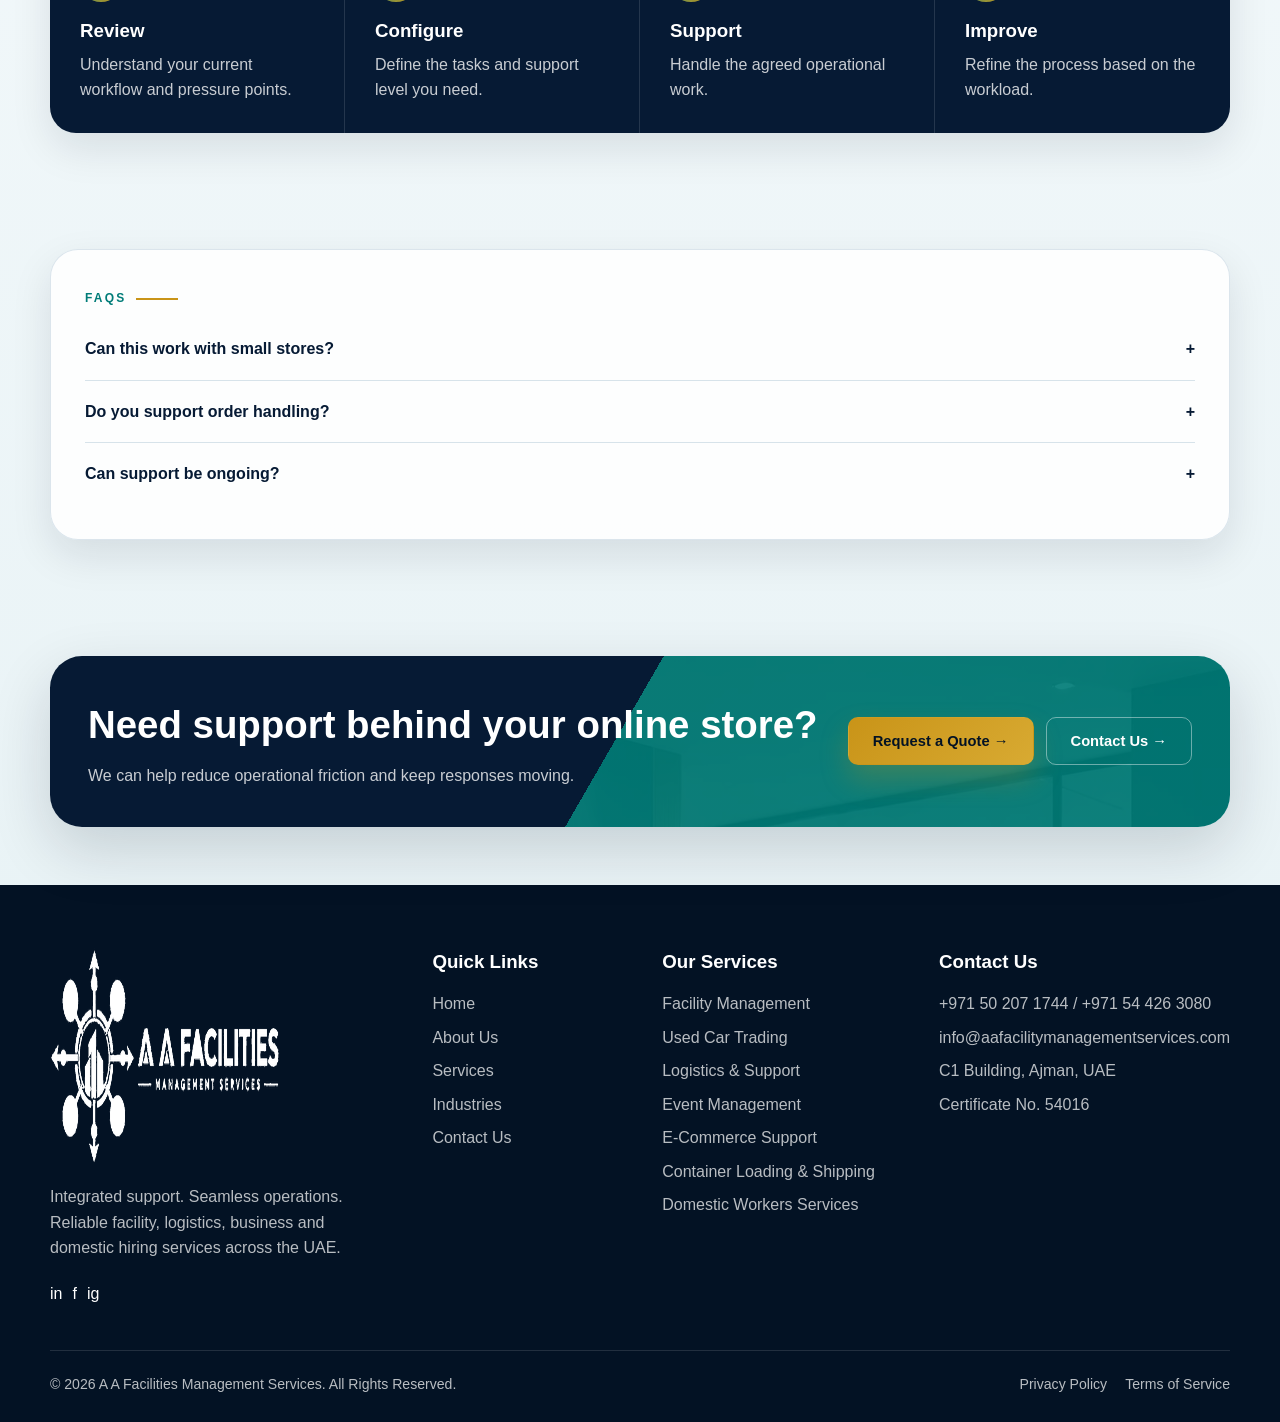
<file: pages/e-commerce-support.html>
<!DOCTYPE html>

<html lang="en">
<head>
<meta charset="utf-8"/>
<meta content="width=device-width, initial-scale=1.0" name="viewport"/>
<title>E-Commerce Support Services in UAE | A A Facilities</title>
<meta content="E-commerce support for online stores, order processing, fulfilment coordination and customer operations in Ajman and across the UAE." name="description"/>
<link href="https://www.aafacilitymanagementservices.com/pages/e-commerce-support.html" rel="canonical"/>
<meta content="index,follow,max-image-preview:large,max-snippet:-1,max-video-preview:-1" name="robots"/>
<meta content="#0f766e" name="theme-color"/>
<meta content="en_US" property="og:locale"/>
<meta content="website" property="og:type"/>
<meta content="A A Facilities Management Services" property="og:site_name"/>
<meta content="E-Commerce Support Services in UAE | A A Facilities" property="og:title"/>
<meta content="E-commerce support for online stores, order processing, fulfilment coordination and customer operations in Ajman and across the UAE." property="og:description"/>
<meta content="https://www.aafacilitymanagementservices.com/pages/e-commerce-support.html" property="og:url"/>
<meta content="summary" name="twitter:card"/>
<meta content="E-Commerce Support Services in UAE | A A Facilities" name="twitter:title"/>
<meta content="E-commerce support for online stores, order processing, fulfilment coordination and customer operations in Ajman and across the UAE." name="twitter:description"/>
<script type="application/ld+json">{
  "@context": "https://schema.org",
  "@graph": [
    {
      "@type": "LocalBusiness",
      "@id": "https://www.aafacilitymanagementservices.com/#business",
      "name": "A A Facilities Management Services",
      "url": "https://www.aafacilitymanagementservices.com/",
      "logo": "https://www.aafacilitymanagementservices.com/assets/logo.webp",
      "image": "https://www.aafacilitymanagementservices.com/assets/logo.webp",
      "email": "info@aafacilitymanagementservices.com",
      "telephone": [
        "+971502071744",
        "+971544263080"
      ],
      "address": {
        "@type": "PostalAddress",
        "streetAddress": "C1 Building",
        "addressLocality": "Ajman",
        "addressCountry": "AE"
      },
      "areaServed": [
        "Ajman",
        "Dubai",
        "Sharjah",
        "United Arab Emirates"
      ],
      "priceRange": "Contact for quote"
    },
    {
      "@type": "WebPage",
      "@id": "https://www.aafacilitymanagementservices.com/pages/e-commerce-support.html#webpage",
      "url": "https://www.aafacilitymanagementservices.com/pages/e-commerce-support.html",
      "name": "E-Commerce Support Services in UAE | A A Facilities",
      "description": "E-commerce support for online stores, order processing, fulfilment coordination and customer operations in Ajman and across the UAE.",
      "isPartOf": {
        "@type": "WebSite",
        "@id": "https://www.aafacilitymanagementservices.com/#website",
        "name": "A A Facilities Management Services",
        "url": "https://www.aafacilitymanagementservices.com/"
      },
      "about": {
        "@id": "https://www.aafacilitymanagementservices.com/#business"
      }
    },
    {
      "@type": "Service",
      "@id": "https://www.aafacilitymanagementservices.com/pages/e-commerce-support.html#service",
      "name": "E-commerce support services",
      "description": "E-commerce support for online stores, order processing, fulfilment coordination and customer operations in Ajman and across the UAE.",
      "provider": {
        "@id": "https://www.aafacilitymanagementservices.com/#business"
      },
      "areaServed": [
        {
          "@type": "Place",
          "name": "Ajman"
        },
        {
          "@type": "Place",
          "name": "United Arab Emirates"
        }
      ],
      "serviceType": "E-commerce support services",
      "url": "https://www.aafacilitymanagementservices.com/pages/e-commerce-support.html"
    },
    {
      "@type": "BreadcrumbList",
      "@id": "https://www.aafacilitymanagementservices.com/pages/e-commerce-support.html#breadcrumb",
      "itemListElement": [
        {
          "@type": "ListItem",
          "position": 1,
          "name": "Home",
          "item": "https://www.aafacilitymanagementservices.com/"
        },
        {
          "@type": "ListItem",
          "position": 2,
          "name": "E-Commerce Support Services in the UAE",
          "item": "https://www.aafacilitymanagementservices.com/pages/e-commerce-support.html"
        }
      ]
    },
    {
      "@type": "FAQPage",
      "@id": "https://www.aafacilitymanagementservices.com/pages/e-commerce-support.html#faq",
      "mainEntity": [
        {
          "@type": "Question",
          "name": "Can this work with small stores?",
          "acceptedAnswer": {
            "@type": "Answer",
            "text": "Yes. The support can be scaled for smaller or growing operations."
          }
        },
        {
          "@type": "Question",
          "name": "Do you support order handling?",
          "acceptedAnswer": {
            "@type": "Answer",
            "text": "Yes. Order processing is part of the service scope."
          }
        },
        {
          "@type": "Question",
          "name": "Can support be ongoing?",
          "acceptedAnswer": {
            "@type": "Answer",
            "text": "Yes. We can support ongoing daily operations or specific periods of demand."
          }
        }
      ]
    }
  ]
}</script><link href="../assets/favicon.png" rel="icon" type="image/png"/>
<link href="../styles/main.css" rel="stylesheet"/>
</head>
<body>
<a class="skip-link" href="#main">Skip to content</a>
<header class="site-header">
<div class="container header-shell">
<a aria-label="A A Facilities home" class="brand" href="../index.html"><img alt="A A Facilities Management Services logo" decoding="async" height="219" loading="lazy" src="../assets/logo.webp" width="620"/></a>
<nav aria-label="Primary navigation" class="desktop-nav">
<a class="nav-link" href="../index.html">Home</a>
<a class="nav-link" href="about.html">About Us</a>
<div class="nav-dropdown">
<button class="nav-dropdown-trigger active" type="button">Services <span aria-hidden="true" class="dropdown-icon"><svg focusable="false" viewbox="0 0 20 20"><path d="M5 7.5L10 12.5L15 7.5" fill="none" stroke="currentColor" stroke-linecap="round" stroke-linejoin="round" stroke-width="2"></path></svg></span></button>
<div class="dropdown-panel">
<a href="facility-management.html"><span class="icon-box">▥</span><span><strong>Facility Management</strong><small>End-to-end facility operations, maintenance, cleaning, technical support and supervision.</small></span></a>
<a href="used-car-trading.html"><span class="icon-box">▰</span><span><strong>Used Car Trading</strong><small>Trusted sourcing, buying, selling, inspection and documentation support for used vehicles.</small></span></a>
<a href="logistics-support.html"><span class="icon-box">▣</span><span><strong>Logistics &amp; Support</strong><small>Reliable delivery coordination, cargo handling and operational movement support.</small></span></a>
<a href="event-management.html"><span class="icon-box">✦</span><span><strong>Event Management</strong><small>Professional planning, setup, logistics and coordination for corporate and private events.</small></span></a>
<a href="e-commerce-support.html"><span class="icon-box">◧</span><span><strong>E-Commerce Support</strong><small>Support for digital sales, order processing, fulfilment and customer operations.</small></span></a>
<a href="container-loading-shipping.html"><span class="icon-box">▤</span><span><strong>Container Loading &amp; Shipping</strong><small>Safe container loading, cargo handling and shipping coordination for trade operations.</small></span></a>
<a href="domestic-workers-services.html"><span class="icon-box">◉</span><span><strong>Domestic Workers Services</strong><small>Direct hiring support for trained domestic workers, housemaids and reliable home help.</small></span></a>
</div>
</div>
<a class="nav-link" href="services.html#industries">Industries</a>
<a class="nav-link" href="contact.html">Contact Us</a>
</nav>
<div class="header-actions"><button class="btn btn-gold" data-open-quote="" type="button">Request a Quote →</button><button aria-expanded="false" aria-label="Open menu" class="menu-toggle" data-menu-toggle="" type="button"><span></span></button></div>
</div>
</header>
<div class="mobile-menu" data-mobile-menu="">
<div class="mobile-menu-inner">
<a href="../index.html">Home <span>→</span></a>
<a href="about.html">About Us <span>→</span></a>
<button aria-expanded="false" class="mobile-service-toggle" data-mobile-services-toggle="" type="button">Services <span>+</span></button>
<div class="mobile-submenu" data-mobile-submenu="">
<a href="facility-management.html">Facility Management</a>
<a href="used-car-trading.html">Used Car Trading</a>
<a href="logistics-support.html">Logistics &amp; Support</a>
<a href="event-management.html">Event Management</a>
<a href="e-commerce-support.html">E-Commerce Support</a>
<a href="container-loading-shipping.html">Container Loading &amp; Shipping</a>
<a href="domestic-workers-services.html">Domestic Workers Services</a>
</div>
<a href="services.html#industries">Industries <span>→</span></a>
<a href="contact.html">Contact Us <span>→</span></a>
<button class="btn btn-gold mobile-cta" data-open-quote="" type="button">Request a Quote →</button>
</div>
</div>
<main id="main">
<section class="page-banner">
<div class="container">
<div data-animate=""><span class="eyebrow">E-Commerce Support Services</span><h1>E-Commerce Support Services in the UAE</h1><p>Order processing, fulfilment coordination, customer support and back-office e-commerce operations for online businesses in Ajman and across the UAE.</p></div>
<div class="banner-chip" data-animate="">Order processing, digital sales support and practical fulfilment coordination.</div>
</div>
</section>
<section class="page-section">
<div class="container detail-layout">
<div data-animate="">
<span class="eyebrow">Overview</span>
<h2>Support for online sales teams and growing stores.</h2>
<p>Our e-commerce support service is built to help you manage more of the day-to-day activity around online orders and customer requests.</p>
<ul class="value-list">
<li>Support online sales, order flow and fulfilment coordination.</li>
<li>Help your team respond faster to customer activity.</li>
<li>Adapt support around your platform, team size and workload.</li>
</ul>
<button class="btn btn-gold" data-open-quote="" type="button">Discuss E-Commerce Support →</button>
</div>
<div class="feature-panel" data-animate="">
<span class="eyebrow">Service promise</span>
<h2>Practical support that helps your store stay responsive.</h2>
<p>We focus on the operational side of e-commerce so you can spend more time growing the business.</p>
</div>
</div>
</section>
<section class="page-section compact">
<div class="container">
<div class="section-intro centered" data-animate=""><span class="eyebrow">Capabilities</span><h2>What we can support.</h2></div>
<div class="capability-grid">
<div class="capability-card" data-animate=""><span class="icon-box">◧</span><h3>Online Sales Support</h3><p>Help manage digital sales activity and customer requests.</p></div>
<div class="capability-card" data-animate=""><span class="icon-box">☑</span><h3>Order Processing</h3><p>Keep order handling organized and trackable.</p></div>
<div class="capability-card" data-animate=""><span class="icon-box">◌</span><h3>Fulfilment</h3><p>Coordinate the movement from order confirmation to dispatch.</p></div>
<div class="capability-card" data-animate=""><span class="icon-box">⚙</span><h3>Customer Operations</h3><p>Support customer-facing tasks with clearer response handling.</p></div>
</div>
</div>
</section>
<section class="page-section compact">
<div class="container">
<div class="section-intro centered" data-animate=""><span class="eyebrow">How we work</span><h2>A flexible support flow.</h2></div>
<div class="process-strip" data-animate="">
<div class="process-step"><strong>01</strong><h3>Review</h3><p>Understand your current workflow and pressure points.</p></div>
<div class="process-step"><strong>02</strong><h3>Configure</h3><p>Define the tasks and support level you need.</p></div>
<div class="process-step"><strong>03</strong><h3>Support</h3><p>Handle the agreed operational work.</p></div>
<div class="process-step"><strong>04</strong><h3>Improve</h3><p>Refine the process based on the workload.</p></div>
</div>
</div>
</section>
<section class="page-section compact">
<div class="container faq-list" data-animate="">
<span class="eyebrow">FAQs</span>
<div class="faq-item" data-faq-item=""><button class="faq-question" type="button">Can this work with small stores? <span>+</span></button><div class="faq-answer"><div><p>Yes. The support can be scaled for smaller or growing operations.</p></div></div></div>
<div class="faq-item" data-faq-item=""><button class="faq-question" type="button">Do you support order handling? <span>+</span></button><div class="faq-answer"><div><p>Yes. Order processing is part of the service scope.</p></div></div></div>
<div class="faq-item" data-faq-item=""><button class="faq-question" type="button">Can support be ongoing? <span>+</span></button><div class="faq-answer"><div><p>Yes. We can support ongoing daily operations or specific periods of demand.</p></div></div></div>
</div>
</section>
<section class="section compact">
<div class="container cta-band" data-animate=""><div class="cta-inner"><div><h2>Need support behind your online store?</h2><p>We can help reduce operational friction and keep responses moving.</p></div><div class="hero-actions"><button class="btn btn-gold" data-open-quote="" type="button">Request a Quote →</button><a class="btn btn-outline light" href="contact.html">Contact Us →</a></div></div></div>
</section>
</main>
<footer class="site-footer">
<div class="container footer-grid">
<div class="footer-brand"><img alt="A A Facilities logo" decoding="async" height="219" loading="lazy" src="../assets/logo.webp" width="620"/><p>Integrated support. Seamless operations. Reliable facility, logistics, business and domestic hiring services across the UAE.</p><div aria-label="Social media links" class="socials"><span aria-label="LinkedIn">in</span><span aria-label="Facebook">f</span><span aria-label="Instagram">ig</span></div></div>
<div class="footer-column"><h3>Quick Links</h3><ul><li><a href="../index.html">Home</a></li><li><a href="about.html">About Us</a></li><li><a href="services.html">Services</a></li><li><a href="services.html#industries">Industries</a></li><li><a href="contact.html">Contact Us</a></li></ul></div>
<div class="footer-column"><h3>Our Services</h3><ul><li><a href="facility-management.html">Facility Management</a></li><li><a href="used-car-trading.html">Used Car Trading</a></li><li><a href="logistics-support.html">Logistics &amp; Support</a></li><li><a href="event-management.html">Event Management</a></li><li><a href="e-commerce-support.html">E-Commerce Support</a></li><li><a href="container-loading-shipping.html">Container Loading &amp; Shipping</a></li><li><a href="domestic-workers-services.html">Domestic Workers Services</a></li></ul></div>
<div class="footer-column"><h3>Contact Us</h3><ul><li>+971 50 207 1744 / +971 54 426 3080</li><li>info@aafacilitymanagementservices.com</li><li>C1 Building, Ajman, UAE</li><li>Certificate No. 54016</li></ul></div>
</div>
<div class="container footer-bottom"><span>© 2026 A A Facilities Management Services. All Rights Reserved.</span><div class="footer-bottom-links"><a href="privacy-policy.html">Privacy Policy</a><a href="terms-of-service.html">Terms of Service</a></div></div>
</footer>
<div class="modal-backdrop" data-quote-modal="">
<div aria-labelledby="quote-modal-title" aria-modal="true" class="quote-modal" role="dialog">
<div class="modal-head"><div><h2 id="quote-modal-title">Request a Quote</h2><p>Tell us your requirement and our team will get back to you shortly.</p></div><button aria-label="Close modal" class="close-modal" data-close-modal="" type="button">×</button></div>
<form action="/api/quote" class="quote-form" data-quote-form="" method="POST">
<div class="form-grid">
<div class="form-field"><label for="quote-name">Full Name</label><input id="quote-name" name="quote-name" placeholder="Enter your name" required="" type="text"/></div>
<div class="form-field"><label for="quote-email">Email Address</label><input id="quote-email" name="quote-email" placeholder="Enter your email" required="" type="email"/></div>
<div class="form-field"><label for="quote-phone">Phone Number</label><input id="quote-phone" name="quote-phone" placeholder="Enter your phone number" type="tel"/></div>
<div class="form-field"><label for="quote-service">Service Needed</label><select id="quote-service" name="quote-service" required=""><option value="">Select a service</option><option>Facility Management</option><option>Used Car Trading</option><option>Logistics &amp; Support</option><option>Event Management</option><option>E-Commerce Support</option><option>Container Loading &amp; Shipping</option><option>Domestic Workers Services</option></select></div>
<div class="form-field full"><label for="quote-details">Project Details</label><textarea id="quote-details" name="quote-details" placeholder="Briefly describe your requirement..."></textarea></div>
</div>
<div class="hero-actions"><button class="btn btn-gold" type="submit">Submit Request →</button><button class="btn btn-outline" data-close-modal="" type="button">Cancel</button></div>
</form>
<div class="success-message" data-success-message=""><div class="success-check">✓</div><h2>Request Submitted Successfully!</h2><p>Thank you for reaching out. Our team will contact you shortly.</p><button class="btn btn-primary" data-close-modal="" type="button">Close →</button></div>
</div>
</div>
<script src="../script/main.js"></script>
</body>
</html>
</file>
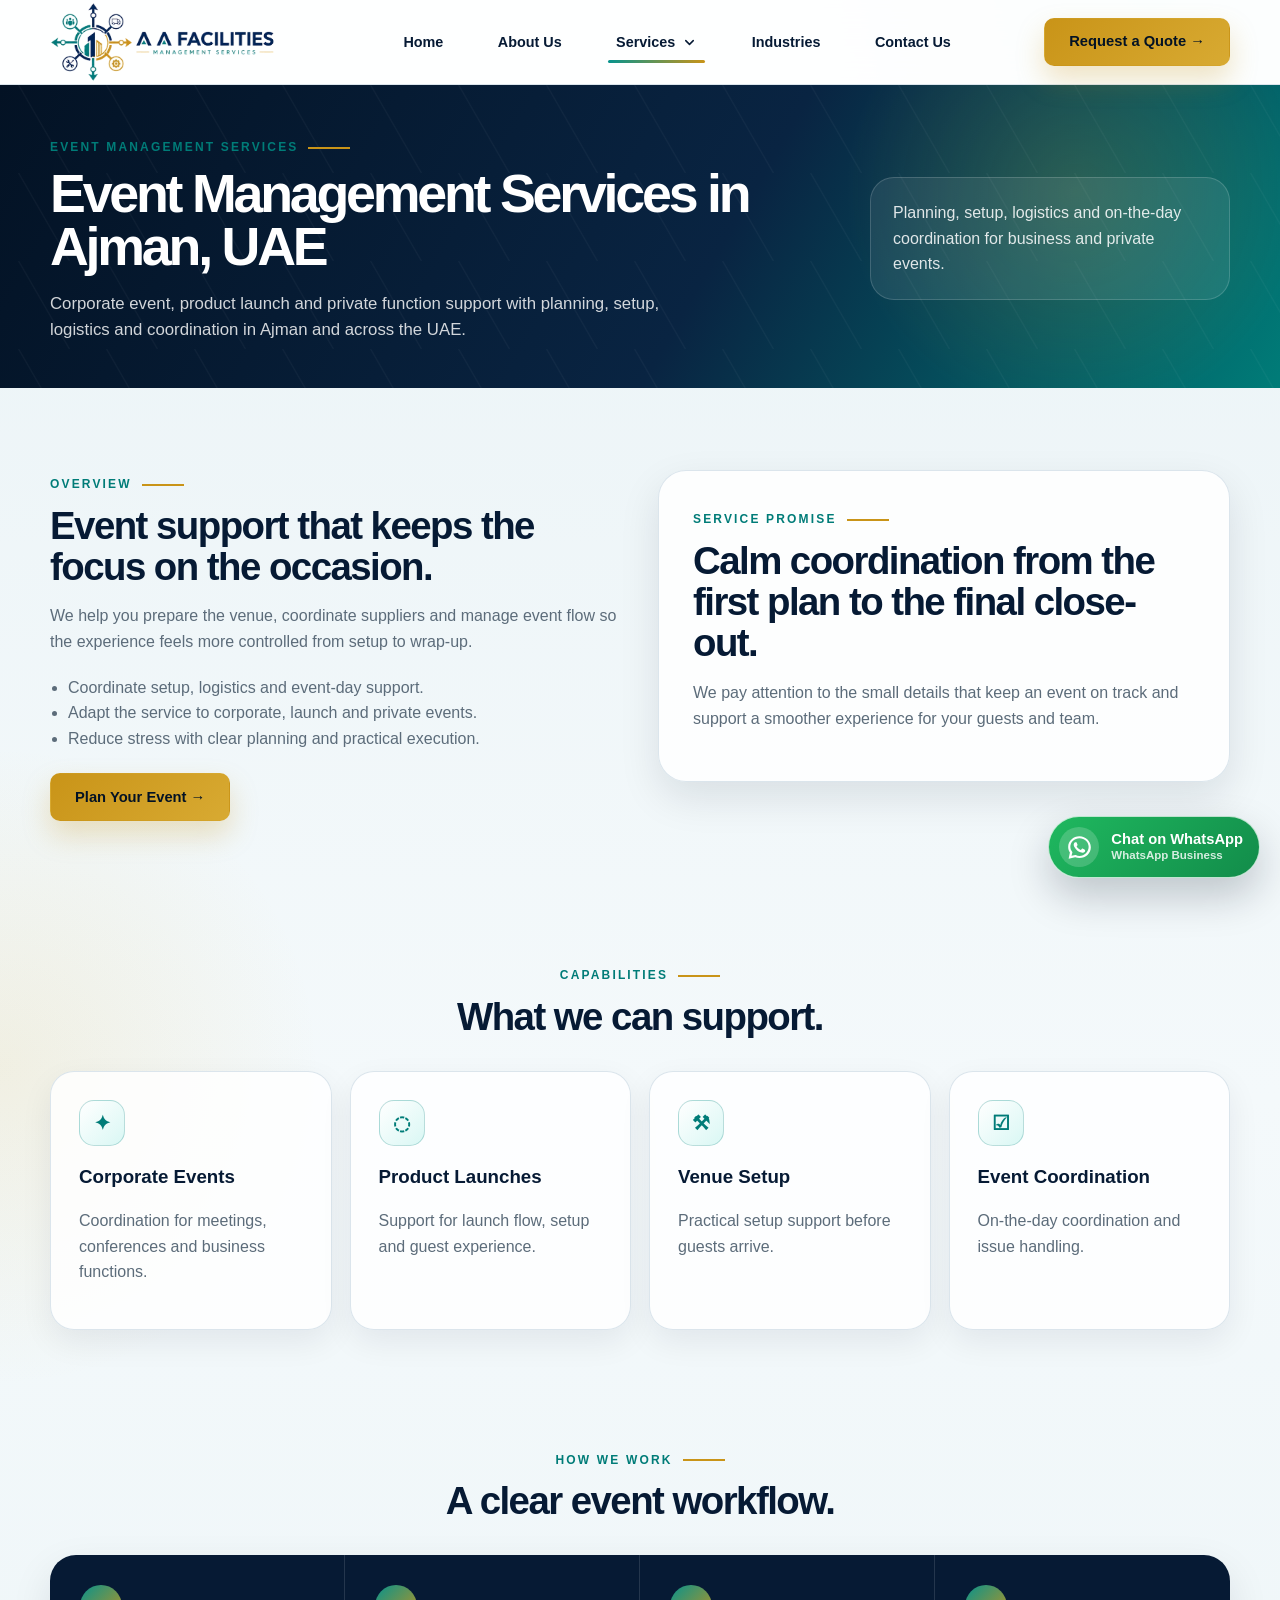
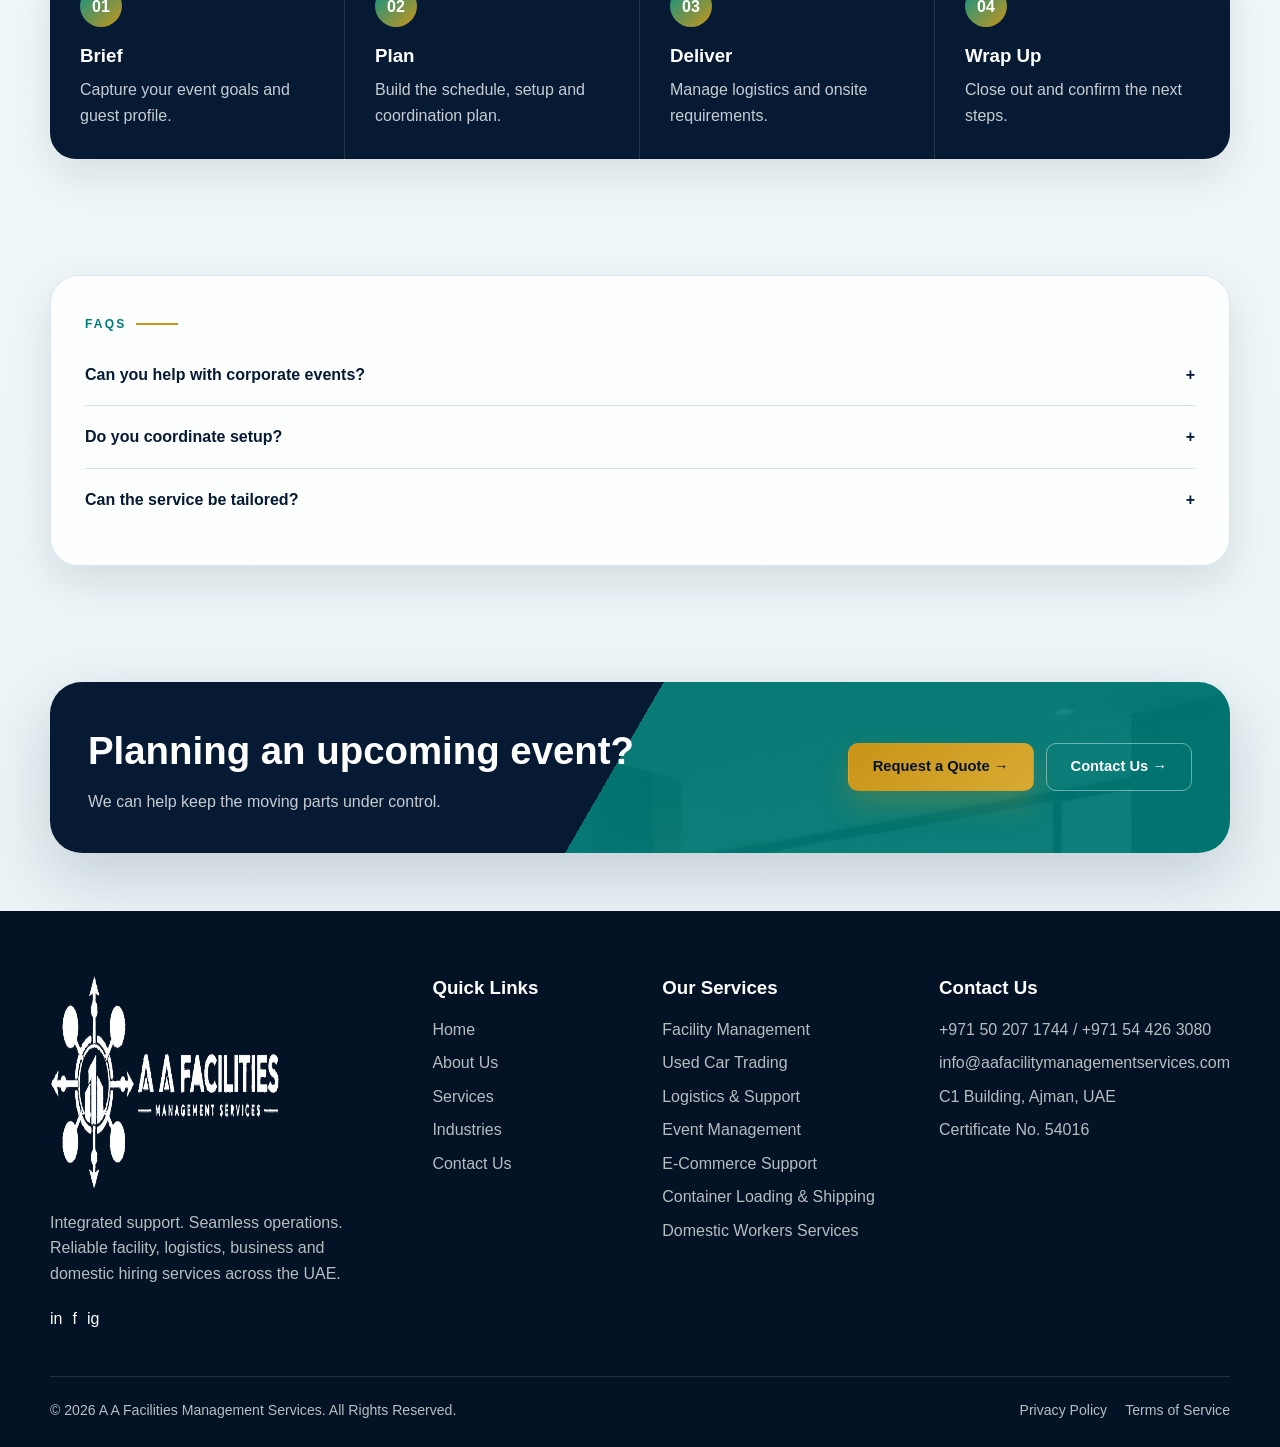
<file: pages/event-management.html>
<!DOCTYPE html>

<html lang="en">
<head>
<meta charset="utf-8"/>
<meta content="width=device-width, initial-scale=1.0" name="viewport"/>
<title>Event Management Services in Ajman, UAE | A A Facilities</title>
<meta content="Event management, setup, logistics and coordination for corporate events, launches and private functions in Ajman and across the UAE." name="description"/>
<link href="https://www.aafacilitymanagementservices.com/pages/event-management.html" rel="canonical"/>
<meta content="index,follow,max-image-preview:large,max-snippet:-1,max-video-preview:-1" name="robots"/>
<meta content="#0f766e" name="theme-color"/>
<meta content="en_US" property="og:locale"/>
<meta content="website" property="og:type"/>
<meta content="A A Facilities Management Services" property="og:site_name"/>
<meta content="Event Management Services in Ajman, UAE | A A Facilities" property="og:title"/>
<meta content="Event management, setup, logistics and coordination for corporate events, launches and private functions in Ajman and across the UAE." property="og:description"/>
<meta content="https://www.aafacilitymanagementservices.com/pages/event-management.html" property="og:url"/>
<meta content="summary" name="twitter:card"/>
<meta content="Event Management Services in Ajman, UAE | A A Facilities" name="twitter:title"/>
<meta content="Event management, setup, logistics and coordination for corporate events, launches and private functions in Ajman and across the UAE." name="twitter:description"/>
<script type="application/ld+json">{
  "@context": "https://schema.org",
  "@graph": [
    {
      "@type": "LocalBusiness",
      "@id": "https://www.aafacilitymanagementservices.com/#business",
      "name": "A A Facilities Management Services",
      "url": "https://www.aafacilitymanagementservices.com/",
      "logo": "https://www.aafacilitymanagementservices.com/assets/logo.webp",
      "image": "https://www.aafacilitymanagementservices.com/assets/logo.webp",
      "email": "info@aafacilitymanagementservices.com",
      "telephone": [
        "+971502071744",
        "+971544263080"
      ],
      "address": {
        "@type": "PostalAddress",
        "streetAddress": "C1 Building",
        "addressLocality": "Ajman",
        "addressCountry": "AE"
      },
      "areaServed": [
        "Ajman",
        "Dubai",
        "Sharjah",
        "United Arab Emirates"
      ],
      "priceRange": "Contact for quote"
    },
    {
      "@type": "WebPage",
      "@id": "https://www.aafacilitymanagementservices.com/pages/event-management.html#webpage",
      "url": "https://www.aafacilitymanagementservices.com/pages/event-management.html",
      "name": "Event Management Services in Ajman, UAE | A A Facilities",
      "description": "Event management, setup, logistics and coordination for corporate events, launches and private functions in Ajman and across the UAE.",
      "isPartOf": {
        "@type": "WebSite",
        "@id": "https://www.aafacilitymanagementservices.com/#website",
        "name": "A A Facilities Management Services",
        "url": "https://www.aafacilitymanagementservices.com/"
      },
      "about": {
        "@id": "https://www.aafacilitymanagementservices.com/#business"
      }
    },
    {
      "@type": "Service",
      "@id": "https://www.aafacilitymanagementservices.com/pages/event-management.html#service",
      "name": "Event management services",
      "description": "Event management, setup, logistics and coordination for corporate events, launches and private functions in Ajman and across the UAE.",
      "provider": {
        "@id": "https://www.aafacilitymanagementservices.com/#business"
      },
      "areaServed": [
        {
          "@type": "Place",
          "name": "Ajman"
        },
        {
          "@type": "Place",
          "name": "United Arab Emirates"
        }
      ],
      "serviceType": "Event management services",
      "url": "https://www.aafacilitymanagementservices.com/pages/event-management.html"
    },
    {
      "@type": "BreadcrumbList",
      "@id": "https://www.aafacilitymanagementservices.com/pages/event-management.html#breadcrumb",
      "itemListElement": [
        {
          "@type": "ListItem",
          "position": 1,
          "name": "Home",
          "item": "https://www.aafacilitymanagementservices.com/"
        },
        {
          "@type": "ListItem",
          "position": 2,
          "name": "Event Management Services in Ajman, UAE",
          "item": "https://www.aafacilitymanagementservices.com/pages/event-management.html"
        }
      ]
    },
    {
      "@type": "FAQPage",
      "@id": "https://www.aafacilitymanagementservices.com/pages/event-management.html#faq",
      "mainEntity": [
        {
          "@type": "Question",
          "name": "Can you help with corporate events?",
          "acceptedAnswer": {
            "@type": "Answer",
            "text": "Yes. We support meetings, conferences, launches and other business events."
          }
        },
        {
          "@type": "Question",
          "name": "Do you coordinate setup?",
          "acceptedAnswer": {
            "@type": "Answer",
            "text": "Yes. Setup planning and support are part of the service."
          }
        },
        {
          "@type": "Question",
          "name": "Can the service be tailored?",
          "acceptedAnswer": {
            "@type": "Answer",
            "text": "Yes. We can adjust the service based on event size, venue and budget."
          }
        }
      ]
    }
  ]
}</script><link href="../assets/favicon.png" rel="icon" type="image/png"/>
<link href="../styles/main.css" rel="stylesheet"/>
</head>
<body>
<a class="skip-link" href="#main">Skip to content</a>
<header class="site-header">
<div class="container header-shell">
<a aria-label="A A Facilities home" class="brand" href="../index.html"><img alt="A A Facilities Management Services logo" decoding="async" height="219" loading="lazy" src="../assets/logo.webp" width="620"/></a>
<nav aria-label="Primary navigation" class="desktop-nav">
<a class="nav-link" href="../index.html">Home</a>
<a class="nav-link" href="about.html">About Us</a>
<div class="nav-dropdown">
<button class="nav-dropdown-trigger active" type="button">Services <span aria-hidden="true" class="dropdown-icon"><svg focusable="false" viewbox="0 0 20 20"><path d="M5 7.5L10 12.5L15 7.5" fill="none" stroke="currentColor" stroke-linecap="round" stroke-linejoin="round" stroke-width="2"></path></svg></span></button>
<div class="dropdown-panel">
<a href="facility-management.html"><span class="icon-box">▥</span><span><strong>Facility Management</strong><small>End-to-end facility operations, maintenance, cleaning, technical support and supervision.</small></span></a>
<a href="used-car-trading.html"><span class="icon-box">▰</span><span><strong>Used Car Trading</strong><small>Trusted sourcing, buying, selling, inspection and documentation support for used vehicles.</small></span></a>
<a href="logistics-support.html"><span class="icon-box">▣</span><span><strong>Logistics &amp; Support</strong><small>Reliable delivery coordination, cargo handling and operational movement support.</small></span></a>
<a href="event-management.html"><span class="icon-box">✦</span><span><strong>Event Management</strong><small>Professional planning, setup, logistics and coordination for corporate and private events.</small></span></a>
<a href="e-commerce-support.html"><span class="icon-box">◧</span><span><strong>E-Commerce Support</strong><small>Support for digital sales, order processing, fulfilment and customer operations.</small></span></a>
<a href="container-loading-shipping.html"><span class="icon-box">▤</span><span><strong>Container Loading &amp; Shipping</strong><small>Safe container loading, cargo handling and shipping coordination for trade operations.</small></span></a>
<a href="domestic-workers-services.html"><span class="icon-box">◉</span><span><strong>Domestic Workers Services</strong><small>Direct hiring support for trained domestic workers, housemaids and reliable home help.</small></span></a>
</div>
</div>
<a class="nav-link" href="services.html#industries">Industries</a>
<a class="nav-link" href="contact.html">Contact Us</a>
</nav>
<div class="header-actions"><button class="btn btn-gold" data-open-quote="" type="button">Request a Quote →</button><button aria-expanded="false" aria-label="Open menu" class="menu-toggle" data-menu-toggle="" type="button"><span></span></button></div>
</div>
</header>
<div class="mobile-menu" data-mobile-menu="">
<div class="mobile-menu-inner">
<a href="../index.html">Home <span>→</span></a>
<a href="about.html">About Us <span>→</span></a>
<button aria-expanded="false" class="mobile-service-toggle" data-mobile-services-toggle="" type="button">Services <span>+</span></button>
<div class="mobile-submenu" data-mobile-submenu="">
<a href="facility-management.html">Facility Management</a>
<a href="used-car-trading.html">Used Car Trading</a>
<a href="logistics-support.html">Logistics &amp; Support</a>
<a href="event-management.html">Event Management</a>
<a href="e-commerce-support.html">E-Commerce Support</a>
<a href="container-loading-shipping.html">Container Loading &amp; Shipping</a>
<a href="domestic-workers-services.html">Domestic Workers Services</a>
</div>
<a href="services.html#industries">Industries <span>→</span></a>
<a href="contact.html">Contact Us <span>→</span></a>
<button class="btn btn-gold mobile-cta" data-open-quote="" type="button">Request a Quote →</button>
</div>
</div>
<main id="main">
<section class="page-banner">
<div class="container">
<div data-animate=""><span class="eyebrow">Event Management Services</span><h1>Event Management Services in Ajman, UAE</h1><p>Corporate event, product launch and private function support with planning, setup, logistics and coordination in Ajman and across the UAE.</p></div>
<div class="banner-chip" data-animate="">Planning, setup, logistics and on-the-day coordination for business and private events.</div>
</div>
</section>
<section class="page-section">
<div class="container detail-layout">
<div data-animate="">
<span class="eyebrow">Overview</span>
<h2>Event support that keeps the focus on the occasion.</h2>
<p>We help you prepare the venue, coordinate suppliers and manage event flow so the experience feels more controlled from setup to wrap-up.</p>
<ul class="value-list">
<li>Coordinate setup, logistics and event-day support.</li>
<li>Adapt the service to corporate, launch and private events.</li>
<li>Reduce stress with clear planning and practical execution.</li>
</ul>
<button class="btn btn-gold" data-open-quote="" type="button">Plan Your Event →</button>
</div>
<div class="feature-panel" data-animate="">
<span class="eyebrow">Service promise</span>
<h2>Calm coordination from the first plan to the final close-out.</h2>
<p>We pay attention to the small details that keep an event on track and support a smoother experience for your guests and team.</p>
</div>
</div>
</section>
<section class="page-section compact">
<div class="container">
<div class="section-intro centered" data-animate=""><span class="eyebrow">Capabilities</span><h2>What we can support.</h2></div>
<div class="capability-grid">
<div class="capability-card" data-animate=""><span class="icon-box">✦</span><h3>Corporate Events</h3><p>Coordination for meetings, conferences and business functions.</p></div>
<div class="capability-card" data-animate=""><span class="icon-box">◌</span><h3>Product Launches</h3><p>Support for launch flow, setup and guest experience.</p></div>
<div class="capability-card" data-animate=""><span class="icon-box">⚒</span><h3>Venue Setup</h3><p>Practical setup support before guests arrive.</p></div>
<div class="capability-card" data-animate=""><span class="icon-box">☑</span><h3>Event Coordination</h3><p>On-the-day coordination and issue handling.</p></div>
</div>
</div>
</section>
<section class="page-section compact">
<div class="container">
<div class="section-intro centered" data-animate=""><span class="eyebrow">How we work</span><h2>A clear event workflow.</h2></div>
<div class="process-strip" data-animate="">
<div class="process-step"><strong>01</strong><h3>Brief</h3><p>Capture your event goals and guest profile.</p></div>
<div class="process-step"><strong>02</strong><h3>Plan</h3><p>Build the schedule, setup and coordination plan.</p></div>
<div class="process-step"><strong>03</strong><h3>Deliver</h3><p>Manage logistics and onsite requirements.</p></div>
<div class="process-step"><strong>04</strong><h3>Wrap Up</h3><p>Close out and confirm the next steps.</p></div>
</div>
</div>
</section>
<section class="page-section compact">
<div class="container faq-list" data-animate="">
<span class="eyebrow">FAQs</span>
<div class="faq-item" data-faq-item=""><button class="faq-question" type="button">Can you help with corporate events? <span>+</span></button><div class="faq-answer"><div><p>Yes. We support meetings, conferences, launches and other business events.</p></div></div></div>
<div class="faq-item" data-faq-item=""><button class="faq-question" type="button">Do you coordinate setup? <span>+</span></button><div class="faq-answer"><div><p>Yes. Setup planning and support are part of the service.</p></div></div></div>
<div class="faq-item" data-faq-item=""><button class="faq-question" type="button">Can the service be tailored? <span>+</span></button><div class="faq-answer"><div><p>Yes. We can adjust the service based on event size, venue and budget.</p></div></div></div>
</div>
</section>
<section class="section compact">
<div class="container cta-band" data-animate=""><div class="cta-inner"><div><h2>Planning an upcoming event?</h2><p>We can help keep the moving parts under control.</p></div><div class="hero-actions"><button class="btn btn-gold" data-open-quote="" type="button">Request a Quote →</button><a class="btn btn-outline light" href="contact.html">Contact Us →</a></div></div></div>
</section>
</main>
<footer class="site-footer">
<div class="container footer-grid">
<div class="footer-brand"><img alt="A A Facilities logo" decoding="async" height="219" loading="lazy" src="../assets/logo.webp" width="620"/><p>Integrated support. Seamless operations. Reliable facility, logistics, business and domestic hiring services across the UAE.</p><div aria-label="Social media links" class="socials"><span aria-label="LinkedIn">in</span><span aria-label="Facebook">f</span><span aria-label="Instagram">ig</span></div></div>
<div class="footer-column"><h3>Quick Links</h3><ul><li><a href="../index.html">Home</a></li><li><a href="about.html">About Us</a></li><li><a href="services.html">Services</a></li><li><a href="services.html#industries">Industries</a></li><li><a href="contact.html">Contact Us</a></li></ul></div>
<div class="footer-column"><h3>Our Services</h3><ul><li><a href="facility-management.html">Facility Management</a></li><li><a href="used-car-trading.html">Used Car Trading</a></li><li><a href="logistics-support.html">Logistics &amp; Support</a></li><li><a href="event-management.html">Event Management</a></li><li><a href="e-commerce-support.html">E-Commerce Support</a></li><li><a href="container-loading-shipping.html">Container Loading &amp; Shipping</a></li><li><a href="domestic-workers-services.html">Domestic Workers Services</a></li></ul></div>
<div class="footer-column"><h3>Contact Us</h3><ul><li>+971 50 207 1744 / +971 54 426 3080</li><li>info@aafacilitymanagementservices.com</li><li>C1 Building, Ajman, UAE</li><li>Certificate No. 54016</li></ul></div>
</div>
<div class="container footer-bottom"><span>© 2026 A A Facilities Management Services. All Rights Reserved.</span><div class="footer-bottom-links"><a href="privacy-policy.html">Privacy Policy</a><a href="terms-of-service.html">Terms of Service</a></div></div>
</footer>
<div class="modal-backdrop" data-quote-modal="">
<div aria-labelledby="quote-modal-title" aria-modal="true" class="quote-modal" role="dialog">
<div class="modal-head"><div><h2 id="quote-modal-title">Request a Quote</h2><p>Tell us your requirement and our team will get back to you shortly.</p></div><button aria-label="Close modal" class="close-modal" data-close-modal="" type="button">×</button></div>
<form action="/api/quote" class="quote-form" data-quote-form="" method="POST">
<div class="form-grid">
<div class="form-field"><label for="quote-name">Full Name</label><input id="quote-name" name="quote-name" placeholder="Enter your name" required="" type="text"/></div>
<div class="form-field"><label for="quote-email">Email Address</label><input id="quote-email" name="quote-email" placeholder="Enter your email" required="" type="email"/></div>
<div class="form-field"><label for="quote-phone">Phone Number</label><input id="quote-phone" name="quote-phone" placeholder="Enter your phone number" type="tel"/></div>
<div class="form-field"><label for="quote-service">Service Needed</label><select id="quote-service" name="quote-service" required=""><option value="">Select a service</option><option>Facility Management</option><option>Used Car Trading</option><option>Logistics &amp; Support</option><option>Event Management</option><option>E-Commerce Support</option><option>Container Loading &amp; Shipping</option><option>Domestic Workers Services</option></select></div>
<div class="form-field full"><label for="quote-details">Project Details</label><textarea id="quote-details" name="quote-details" placeholder="Briefly describe your requirement..."></textarea></div>
</div>
<div class="hero-actions"><button class="btn btn-gold" type="submit">Submit Request →</button><button class="btn btn-outline" data-close-modal="" type="button">Cancel</button></div>
</form>
<div class="success-message" data-success-message=""><div class="success-check">✓</div><h2>Request Submitted Successfully!</h2><p>Thank you for reaching out. Our team will contact you shortly.</p><button class="btn btn-primary" data-close-modal="" type="button">Close →</button></div>
</div>
</div>
<script src="../script/main.js"></script>
</body>
</html>
</file>
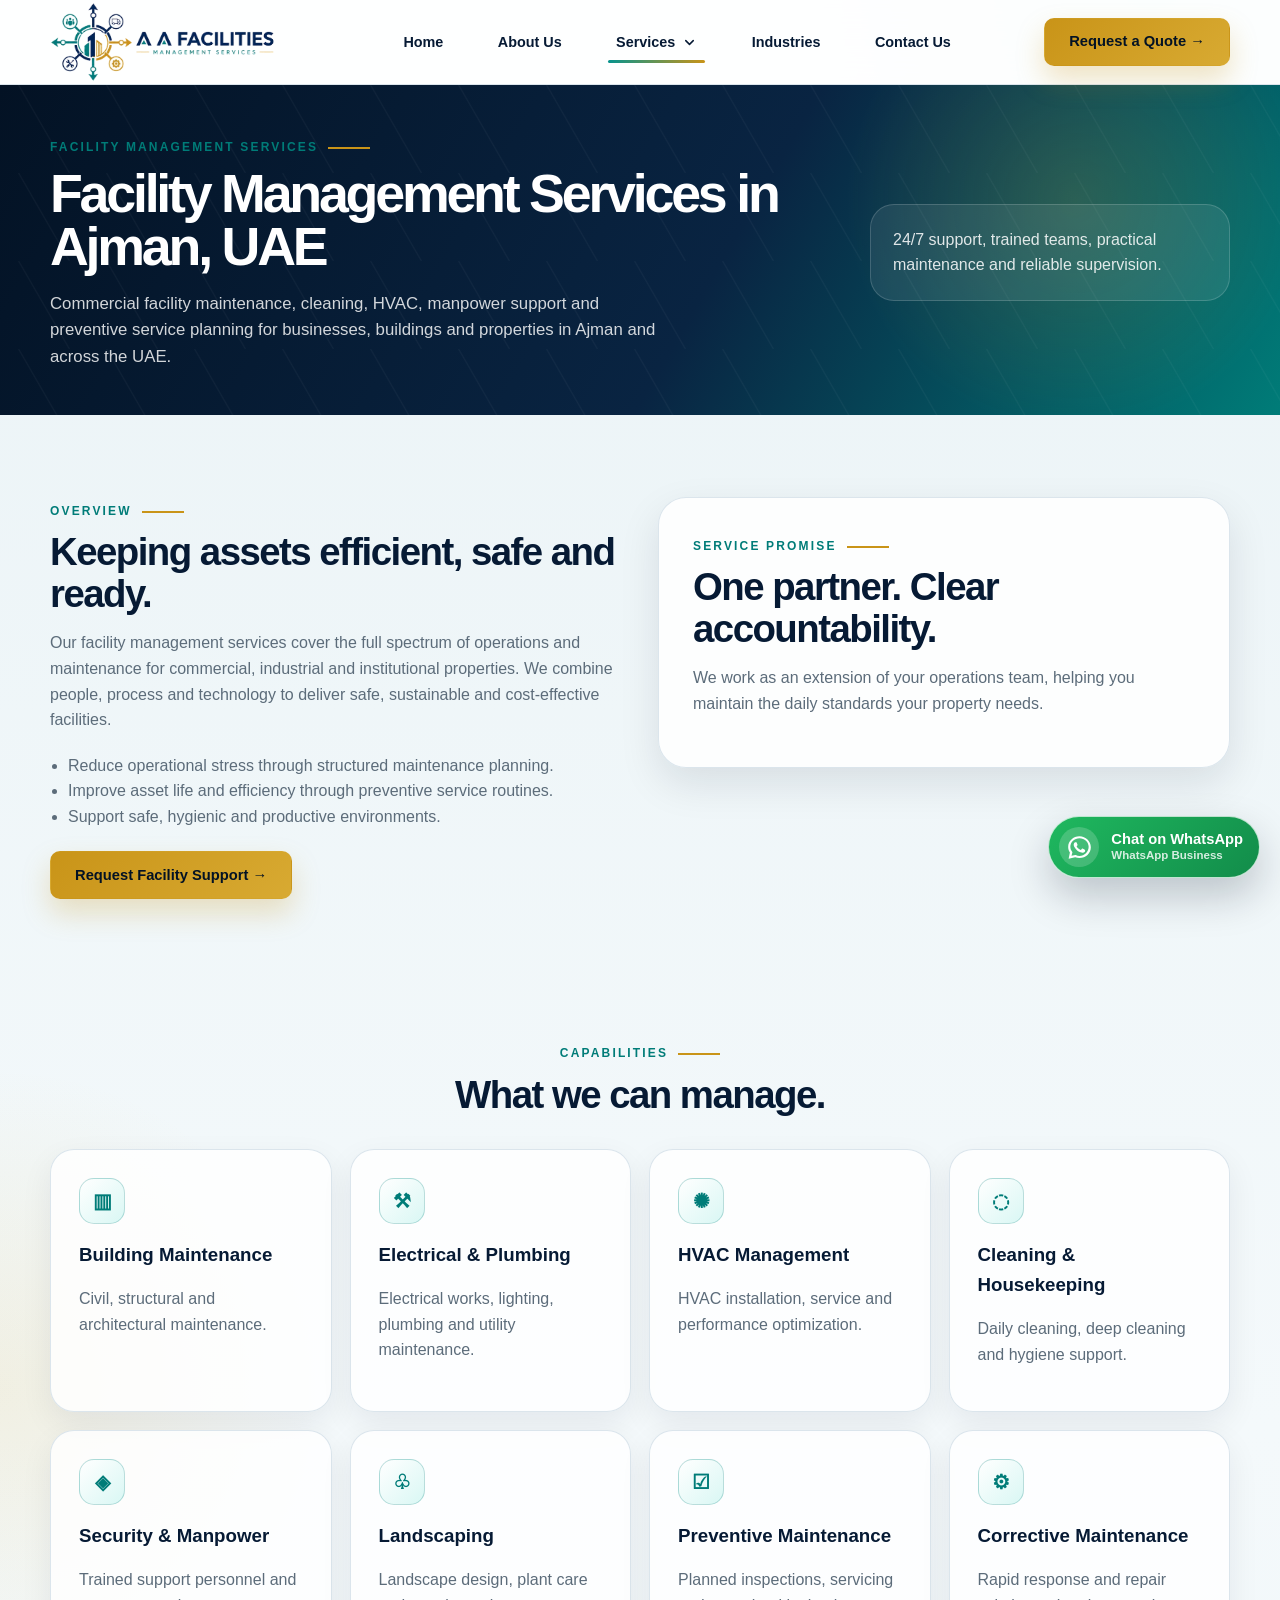
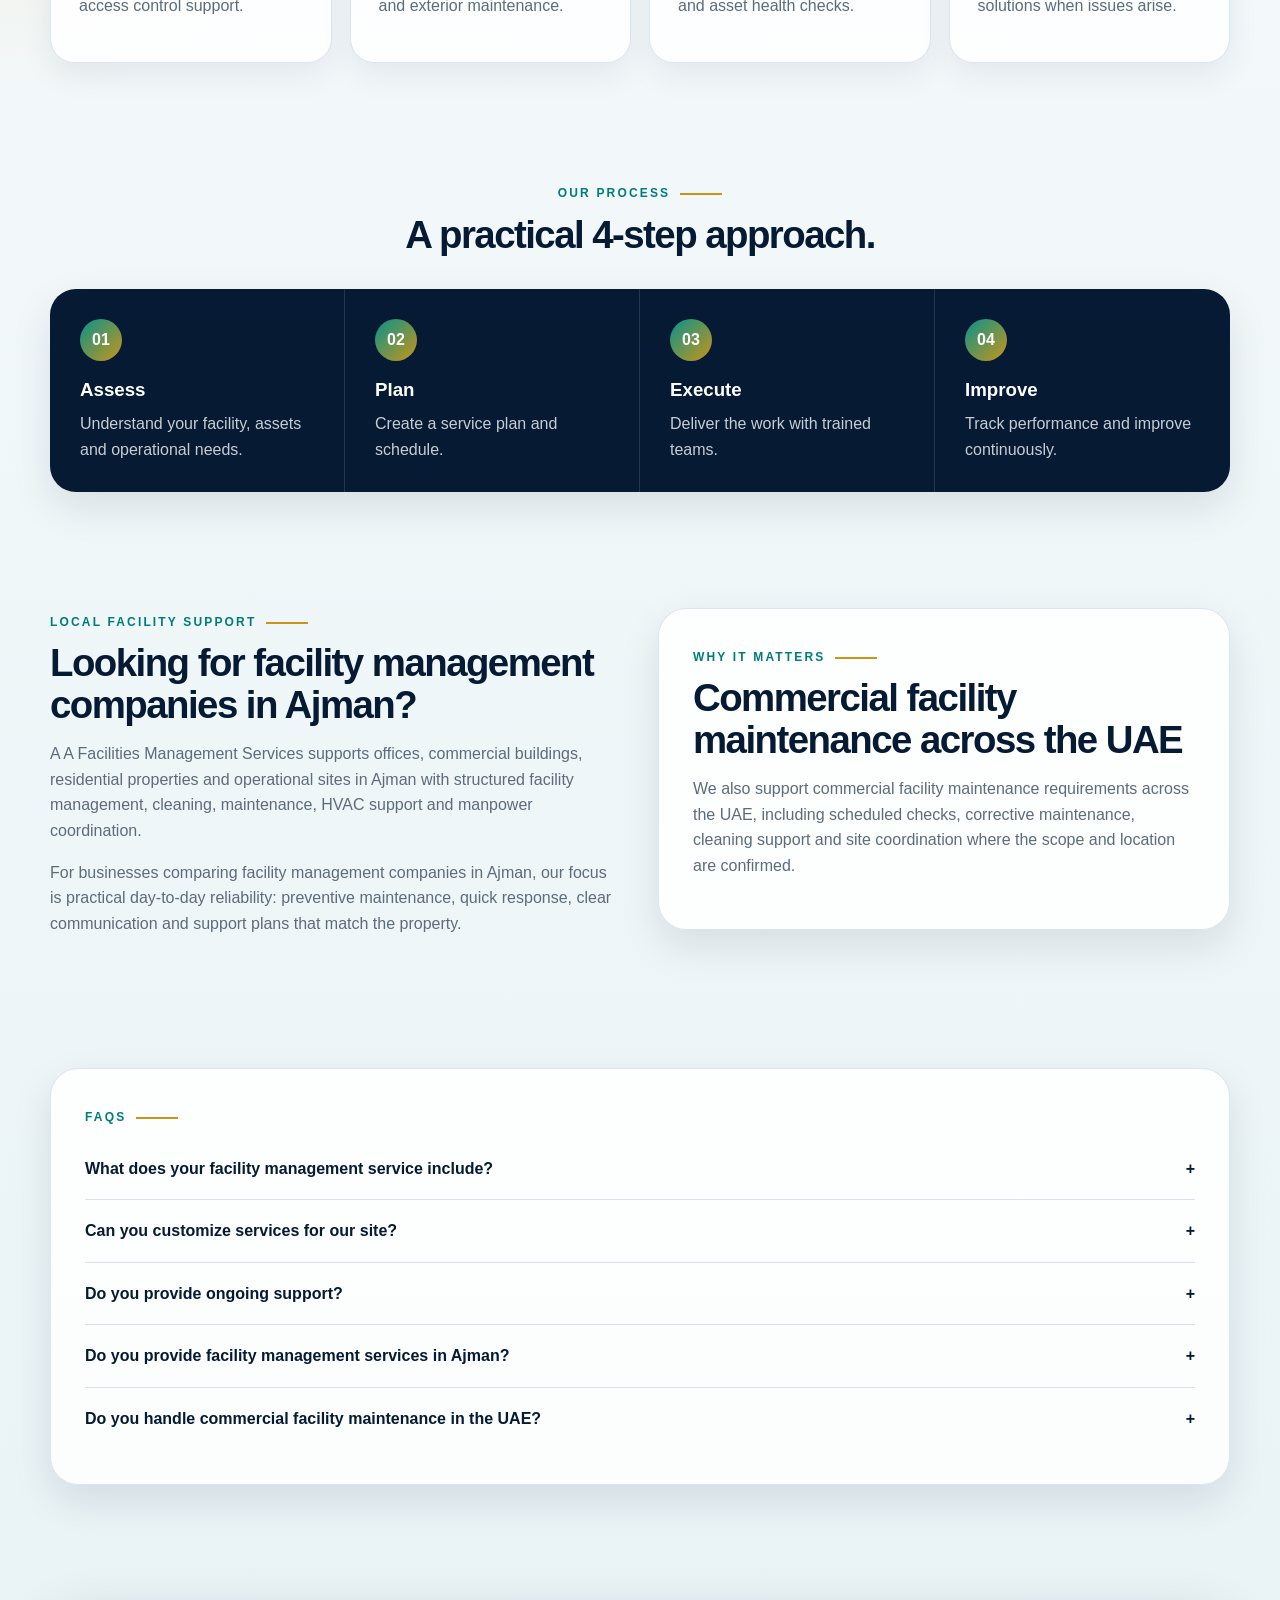
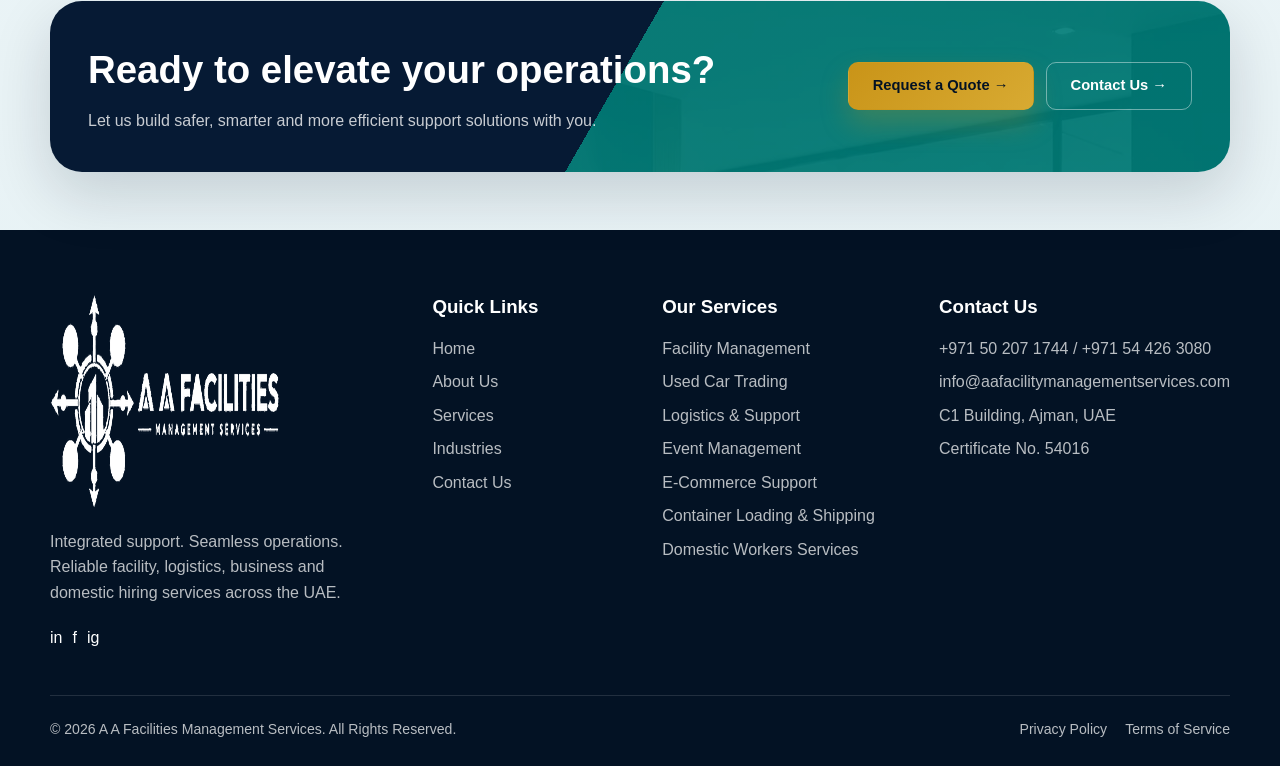
<file: pages/facility-management.html>
<!DOCTYPE html>

<html lang="en">
<head>
<meta charset="utf-8"/>
<meta content="width=device-width, initial-scale=1.0" name="viewport"/>
<title>Facility Management Companies in Ajman, UAE | A A Facilities</title>
<meta content="A A Facilities Management Services provides facility management, commercial facility maintenance, cleaning, HVAC, manpower and preventive maintenance in Ajman and across the UAE." name="description"/>
<link href="https://www.aafacilitymanagementservices.com/pages/facility-management.html" rel="canonical"/>
<meta content="index,follow,max-image-preview:large,max-snippet:-1,max-video-preview:-1" name="robots"/>
<meta content="#0f766e" name="theme-color"/>
<meta content="en_US" property="og:locale"/>
<meta content="website" property="og:type"/>
<meta content="A A Facilities Management Services" property="og:site_name"/>
<meta content="Facility Management Companies in Ajman, UAE | A A Facilities" property="og:title"/>
<meta content="A A Facilities Management Services provides facility management, commercial facility maintenance, cleaning, HVAC, manpower and preventive maintenance in Ajman and across the UAE." property="og:description"/>
<meta content="https://www.aafacilitymanagementservices.com/pages/facility-management.html" property="og:url"/>
<meta content="summary" name="twitter:card"/>
<meta content="Facility Management Companies in Ajman, UAE | A A Facilities" name="twitter:title"/>
<meta content="A A Facilities Management Services provides facility management, commercial facility maintenance, cleaning, HVAC, manpower and preventive maintenance in Ajman and across the UAE." name="twitter:description"/>
<script type="application/ld+json">{
  "@context": "https://schema.org",
  "@graph": [
    {
      "@type": "LocalBusiness",
      "@id": "https://www.aafacilitymanagementservices.com/#business",
      "name": "A A Facilities Management Services",
      "url": "https://www.aafacilitymanagementservices.com/",
      "logo": "https://www.aafacilitymanagementservices.com/assets/logo.webp",
      "image": "https://www.aafacilitymanagementservices.com/assets/logo.webp",
      "email": "info@aafacilitymanagementservices.com",
      "telephone": [
        "+971502071744",
        "+971544263080"
      ],
      "address": {
        "@type": "PostalAddress",
        "streetAddress": "C1 Building",
        "addressLocality": "Ajman",
        "addressCountry": "AE"
      },
      "areaServed": [
        "Ajman",
        "Dubai",
        "Sharjah",
        "United Arab Emirates"
      ],
      "priceRange": "Contact for quote"
    },
    {
      "@type": "WebPage",
      "@id": "https://www.aafacilitymanagementservices.com/pages/facility-management.html#webpage",
      "url": "https://www.aafacilitymanagementservices.com/pages/facility-management.html",
      "name": "Facility Management Companies in Ajman, UAE | A A Facilities",
      "description": "A A Facilities Management Services provides facility management, commercial facility maintenance, cleaning, HVAC, manpower and preventive maintenance in Ajman and across the UAE.",
      "isPartOf": {
        "@type": "WebSite",
        "@id": "https://www.aafacilitymanagementservices.com/#website",
        "name": "A A Facilities Management Services",
        "url": "https://www.aafacilitymanagementservices.com/"
      },
      "about": {
        "@id": "https://www.aafacilitymanagementservices.com/#business"
      }
    },
    {
      "@type": "Service",
      "@id": "https://www.aafacilitymanagementservices.com/pages/facility-management.html#service",
      "name": "Facility management services",
      "description": "A A Facilities Management Services provides facility management, commercial facility maintenance, cleaning, HVAC, manpower and preventive maintenance in Ajman and across the UAE.",
      "provider": {
        "@id": "https://www.aafacilitymanagementservices.com/#business"
      },
      "areaServed": [
        {
          "@type": "Place",
          "name": "Ajman"
        },
        {
          "@type": "Place",
          "name": "United Arab Emirates"
        }
      ],
      "serviceType": "Facility management services",
      "url": "https://www.aafacilitymanagementservices.com/pages/facility-management.html"
    },
    {
      "@type": "BreadcrumbList",
      "@id": "https://www.aafacilitymanagementservices.com/pages/facility-management.html#breadcrumb",
      "itemListElement": [
        {
          "@type": "ListItem",
          "position": 1,
          "name": "Home",
          "item": "https://www.aafacilitymanagementservices.com/"
        },
        {
          "@type": "ListItem",
          "position": 2,
          "name": "Facility Management Services in Ajman, UAE",
          "item": "https://www.aafacilitymanagementservices.com/pages/facility-management.html"
        }
      ]
    },
    {
      "@type": "FAQPage",
      "@id": "https://www.aafacilitymanagementservices.com/pages/facility-management.html#faq",
      "mainEntity": [
        {
          "@type": "Question",
          "name": "What does your facility management service include?",
          "acceptedAnswer": {
            "@type": "Answer",
            "text": "It includes maintenance, cleaning, technical support, supervision, manpower support, preventive checks and corrective maintenance."
          }
        },
        {
          "@type": "Question",
          "name": "Can you customize services for our site?",
          "acceptedAnswer": {
            "@type": "Answer",
            "text": "Yes. We can tailor services based on site size, needs, budget and operational priorities."
          }
        },
        {
          "@type": "Question",
          "name": "Do you provide ongoing support?",
          "acceptedAnswer": {
            "@type": "Answer",
            "text": "Yes. We support one-time requests and ongoing service contracts."
          }
        },
        {
          "@type": "Question",
          "name": "Do you provide facility management services in Ajman?",
          "acceptedAnswer": {
            "@type": "Answer",
            "text": "Yes. We support clients in Ajman with facility management, cleaning, maintenance, HVAC support, manpower coordination and preventive maintenance planning."
          }
        },
        {
          "@type": "Question",
          "name": "Do you handle commercial facility maintenance in the UAE?",
          "acceptedAnswer": {
            "@type": "Answer",
            "text": "Yes. We support commercial facility maintenance requirements across the UAE where the site, service scope and schedule are confirmed."
          }
        }
      ]
    }
  ]
}</script><link href="../assets/favicon.png" rel="icon" type="image/png"/>
<link href="../styles/main.css" rel="stylesheet"/>
</head>
<body>
<a class="skip-link" href="#main">
      Skip to content
    </a>
<header class="site-header">
<div class="container header-shell">
<a aria-label="A A Facilities home" class="brand" href="../index.html">
<img alt="A A Facilities Management Services logo" decoding="async" height="219" loading="lazy" src="../assets/logo.webp" width="620"/>
</a>
<nav aria-label="Primary navigation" class="desktop-nav">
<a class="nav-link" href="../index.html">
            Home
          </a>
<a class="nav-link" href="about.html">
            About Us
          </a>
<div class="nav-dropdown">
<button class="nav-dropdown-trigger active" type="button">
              Services
              <span aria-hidden="true" class="dropdown-icon">
<svg focusable="false" viewbox="0 0 20 20">
<path d="M5 7.5L10 12.5L15 7.5" fill="none" stroke="currentColor" stroke-linecap="round" stroke-linejoin="round" stroke-width="2"></path>
</svg>
</span>
</button>
<div class="dropdown-panel">
<a href="facility-management.html">
<span class="icon-box">
                  ▥
                </span>
<span>
<strong>
                    Facility Management
                  </strong>
<small>
                    End-to-end facility operations, maintenance, cleaning, technical support and supervision.
                  </small>
</span>
</a>
<a href="used-car-trading.html">
<span class="icon-box">
                  ▰
                </span>
<span>
<strong>
                    Used Car Trading
                  </strong>
<small>
                    Trusted sourcing, buying, selling, inspection and documentation support for used vehicles.
                  </small>
</span>
</a>
<a href="logistics-support.html">
<span class="icon-box">
                  ▣
                </span>
<span>
<strong>
                    Logistics &amp; Support
                  </strong>
<small>
                    Reliable delivery coordination, cargo handling and operational movement support.
                  </small>
</span>
</a>
<a href="event-management.html">
<span class="icon-box">
                  ✦
                </span>
<span>
<strong>
                    Event Management
                  </strong>
<small>
                    Professional planning, setup, logistics and coordination for corporate and private events.
                  </small>
</span>
</a>
<a href="e-commerce-support.html">
<span class="icon-box">
                  ◧
                </span>
<span>
<strong>
                    E-Commerce Support
                  </strong>
<small>
                    Support for digital sales, order processing, fulfilment and customer operations.
                  </small>
</span>
</a>
<a href="container-loading-shipping.html">
<span class="icon-box">
                  ▤
                </span>
<span>
<strong>
                    Container Loading &amp; Shipping
                  </strong>
<small>
                    Safe container loading, cargo handling and shipping coordination for trade operations.
                  </small>
</span>
</a>
<a href="domestic-workers-services.html">
<span class="icon-box">
                  ◉
                </span>
<span>
<strong>
                    Domestic Workers Services
                  </strong>
<small>
                    Direct hiring support for trained domestic workers, housemaids and reliable home help.
                  </small>
</span>
</a>
</div>
</div>
<a class="nav-link" href="services.html#industries">
            Industries
          </a>
<a class="nav-link" href="contact.html">
            Contact Us
          </a>
</nav>
<div class="header-actions">
<button class="btn btn-gold" data-open-quote="" type="button">
            Request a Quote →
          </button>
<button aria-expanded="false" aria-label="Open menu" class="menu-toggle" data-menu-toggle="" type="button">
<span>
</span>
</button>
</div>
</div>
</header>
<div class="mobile-menu" data-mobile-menu="">
<div class="mobile-menu-inner">
<a href="../index.html">
          Home
          <span>
            →
          </span>
</a>
<a href="about.html">
          About Us
          <span>
            →
          </span>
</a>
<button aria-expanded="false" class="mobile-service-toggle" data-mobile-services-toggle="" type="button">
          Services
          <span>
            +
          </span>
</button>
<div class="mobile-submenu" data-mobile-submenu="">
<a href="facility-management.html">
            Facility Management
          </a>
<a href="used-car-trading.html">
            Used Car Trading
          </a>
<a href="logistics-support.html">
            Logistics &amp; Support
          </a>
<a href="event-management.html">
            Event Management
          </a>
<a href="e-commerce-support.html">
            E-Commerce Support
          </a>
<a href="container-loading-shipping.html">
            Container Loading &amp; Shipping
          </a>
<a href="domestic-workers-services.html">
            Domestic Workers Services
          </a>
</div>
<a href="services.html#industries">
          Industries
          <span>
            →
          </span>
</a>
<a href="contact.html">
          Contact Us
          <span>
            →
          </span>
</a>
<button class="btn btn-gold mobile-cta" data-open-quote="" type="button">
          Request a Quote →
        </button>
</div>
</div>
<main id="main">
<section class="page-banner">
<div class="container">
<div data-animate="">
<span class="eyebrow">
              Facility Management Services
            </span>
<h1>Facility Management Services in Ajman, UAE</h1>
<p>Commercial facility maintenance, cleaning, HVAC, manpower support and preventive service planning for businesses, buildings and properties in Ajman and across the UAE.</p>
</div>
<div class="banner-chip" data-animate="">
            24/7 support, trained teams, practical maintenance and reliable supervision.
          </div>
</div>
</section>
<section class="page-section">
<div class="container detail-layout">
<div data-animate="">
<span class="eyebrow">
              Overview
            </span>
<h2>
              Keeping assets efficient, safe and ready.
            </h2>
<p>
              Our facility management services cover the full spectrum of operations and maintenance for commercial, industrial and institutional properties. We combine people, process and technology to deliver safe, sustainable and cost-effective facilities.
            </p>
<ul class="value-list">
<li>
                Reduce operational stress through structured maintenance planning.
              </li>
<li>
                Improve asset life and efficiency through preventive service routines.
              </li>
<li>
                Support safe, hygienic and productive environments.
              </li>
</ul>
<button class="btn btn-gold" data-open-quote="" type="button">
              Request Facility Support →
            </button>
</div>
<div class="feature-panel" data-animate="">
<span class="eyebrow">
              Service promise
            </span>
<h2>
              One partner. Clear accountability.
            </h2>
<p>
              We work as an extension of your operations team, helping you maintain the daily standards your property needs.
            </p>
</div>
</div>
</section>
<section class="page-section compact">
<div class="container">
<div class="section-intro centered" data-animate="">
<span class="eyebrow">
              Capabilities
            </span>
<h2>
              What we can manage.
            </h2>
</div>
<div class="capability-grid">
<div class="capability-card" data-animate="">
<span class="icon-box">
                ▥
              </span>
<h3>
                Building Maintenance
              </h3>
<p>
                Civil, structural and architectural maintenance.
              </p>
</div>
<div class="capability-card" data-animate="">
<span class="icon-box">
                ⚒
              </span>
<h3>
                Electrical &amp; Plumbing
              </h3>
<p>
                Electrical works, lighting, plumbing and utility maintenance.
              </p>
</div>
<div class="capability-card" data-animate="">
<span class="icon-box">
                ✺
              </span>
<h3>
                HVAC Management
              </h3>
<p>
                HVAC installation, service and performance optimization.
              </p>
</div>
<div class="capability-card" data-animate="">
<span class="icon-box">
                ◌
              </span>
<h3>
                Cleaning &amp; Housekeeping
              </h3>
<p>
                Daily cleaning, deep cleaning and hygiene support.
              </p>
</div>
<div class="capability-card" data-animate="">
<span class="icon-box">
                ◈
              </span>
<h3>
                Security &amp; Manpower
              </h3>
<p>
                Trained support personnel and access control support.
              </p>
</div>
<div class="capability-card" data-animate="">
<span class="icon-box">
                ♧
              </span>
<h3>
                Landscaping
              </h3>
<p>
                Landscape design, plant care and exterior maintenance.
              </p>
</div>
<div class="capability-card" data-animate="">
<span class="icon-box">
                ☑
              </span>
<h3>
                Preventive Maintenance
              </h3>
<p>
                Planned inspections, servicing and asset health checks.
              </p>
</div>
<div class="capability-card" data-animate="">
<span class="icon-box">
                ⚙
              </span>
<h3>
                Corrective Maintenance
              </h3>
<p>
                Rapid response and repair solutions when issues arise.
              </p>
</div>
</div>
</div>
</section>
<section class="page-section compact">
<div class="container">
<div class="section-intro centered" data-animate="">
<span class="eyebrow">
              Our process
            </span>
<h2>
              A practical 4-step approach.
            </h2>
</div>
<div class="process-strip" data-animate="">
<div class="process-step">
<strong>
                01
              </strong>
<h3>
                Assess
              </h3>
<p>
                Understand your facility, assets and operational needs.
              </p>
</div>
<div class="process-step">
<strong>
                02
              </strong>
<h3>
                Plan
              </h3>
<p>
                Create a service plan and schedule.
              </p>
</div>
<div class="process-step">
<strong>
                03
              </strong>
<h3>
                Execute
              </h3>
<p>
                Deliver the work with trained teams.
              </p>
</div>
<div class="process-step">
<strong>
                04
              </strong>
<h3>
                Improve
              </h3>
<p>
                Track performance and improve continuously.
              </p>
</div>
</div>
</div>
</section>
<section class="page-section compact"><div class="container detail-layout"><div data-animate=""><span class="eyebrow">Local facility support</span><h2>Looking for facility management companies in Ajman?</h2><p>A A Facilities Management Services supports offices, commercial buildings, residential properties and operational sites in Ajman with structured facility management, cleaning, maintenance, HVAC support and manpower coordination.</p><p>For businesses comparing facility management companies in Ajman, our focus is practical day-to-day reliability: preventive maintenance, quick response, clear communication and support plans that match the property.</p></div><div class="feature-panel" data-animate=""><span class="eyebrow">Why it matters</span><h2>Commercial facility maintenance across the UAE</h2><p>We also support commercial facility maintenance requirements across the UAE, including scheduled checks, corrective maintenance, cleaning support and site coordination where the scope and location are confirmed.</p></div></div></section><section class="page-section compact">
<div class="container faq-list" data-animate="">
<span class="eyebrow">
            FAQs
          </span>
<div class="faq-item" data-faq-item="">
<button class="faq-question" type="button">
              What does your facility management service include?
              <span>
                +
              </span>
</button>
<div class="faq-answer">
<div>
<p>
                  It includes maintenance, cleaning, technical support, supervision, manpower support, preventive checks and corrective maintenance.
                </p>
</div>
</div>
</div>
<div class="faq-item" data-faq-item="">
<button class="faq-question" type="button">
              Can you customize services for our site?
              <span>
                +
              </span>
</button>
<div class="faq-answer">
<div>
<p>
                  Yes. We can tailor services based on site size, needs, budget and operational priorities.
                </p>
</div>
</div>
</div>
<div class="faq-item" data-faq-item="">
<button class="faq-question" type="button">
              Do you provide ongoing support?
              <span>
                +
              </span>
</button>
<div class="faq-answer">
<div>
<p>
                  Yes. We support one-time requests and ongoing service contracts.
                </p>
</div>
</div>
</div>
<div class="faq-item" data-faq-item=""><button class="faq-question" type="button">Do you provide facility management services in Ajman? <span>+</span></button><div class="faq-answer"><div><p>Yes. We support clients in Ajman with facility management, cleaning, maintenance, HVAC support, manpower coordination and preventive maintenance planning.</p></div></div></div><div class="faq-item" data-faq-item=""><button class="faq-question" type="button">Do you handle commercial facility maintenance in the UAE? <span>+</span></button><div class="faq-answer"><div><p>Yes. We support commercial facility maintenance requirements across the UAE where the site, service scope and schedule are confirmed.</p></div></div></div></div>
</section>
<section class="section compact">
<div class="container cta-band" data-animate="">
<div class="cta-inner">
<div>
<h2>
                Ready to elevate your operations?
              </h2>
<p>
                Let us build safer, smarter and more efficient support solutions with you.
              </p>
</div>
<div class="hero-actions">
<button class="btn btn-gold" data-open-quote="" type="button">
                Request a Quote →
              </button>
<a class="btn btn-outline light" href="contact.html">
                Contact Us →
              </a>
</div>
</div>
</div>
</section>
</main>
<footer class="site-footer">
<div class="container footer-grid">
<div class="footer-brand">
<img alt="A A Facilities logo" decoding="async" height="219" loading="lazy" src="../assets/logo.webp" width="620"/>
<p>
            Integrated support. Seamless operations. Reliable facility, logistics, business and domestic hiring services across the UAE.
          </p>
<div aria-label="Social media links" class="socials">
<span aria-label="LinkedIn">
              in
            </span>
<span aria-label="Facebook">
              f
            </span>
<span aria-label="Instagram">
              ig
            </span>
</div>
</div>
<div class="footer-column">
<h3>
            Quick Links
          </h3>
<ul>
<li>
<a href="../index.html">
                Home
              </a>
</li>
<li>
<a href="about.html">
                About Us
              </a>
</li>
<li>
<a href="services.html">
                Services
              </a>
</li>
<li>
<a href="services.html#industries">
                Industries
              </a>
</li>
<li>
<a href="contact.html">
                Contact Us
              </a>
</li>
</ul>
</div>
<div class="footer-column">
<h3>
            Our Services
          </h3>
<ul>
<li>
<a href="facility-management.html">
                Facility Management
              </a>
</li>
<li>
<a href="used-car-trading.html">
                Used Car Trading
              </a>
</li>
<li>
<a href="logistics-support.html">
                Logistics &amp; Support
              </a>
</li>
<li>
<a href="event-management.html">
                Event Management
              </a>
</li>
<li>
<a href="e-commerce-support.html">
                E-Commerce Support
              </a>
</li>
<li>
<a href="container-loading-shipping.html">
                Container Loading &amp; Shipping
              </a>
</li>
<li>
<a href="domestic-workers-services.html">
                Domestic Workers Services
              </a>
</li>
</ul>
</div>
<div class="footer-column">
<h3>
            Contact Us
          </h3>
<ul>
<li>
              +971 50 207 1744 / +971 54 426 3080
            </li>
<li>
              info@aafacilitymanagementservices.com
            </li>
<li>
              C1 Building, Ajman, UAE
            </li>
<li>
              Certificate No. 54016
            </li>
</ul>
</div>
</div>
<div class="container footer-bottom">
<span>
          © 2026 A A Facilities Management Services. All Rights Reserved.
        </span>
<div class="footer-bottom-links">
<a href="privacy-policy.html">
            Privacy Policy
          </a>
<a href="terms-of-service.html">
            Terms of Service
          </a>
</div>
</div>
</footer>
<div class="modal-backdrop" data-quote-modal="">
<div aria-labelledby="quote-modal-title" aria-modal="true" class="quote-modal" role="dialog">
<div class="modal-head">
<div>
<h2 id="quote-modal-title">
              Request a Quote
            </h2>
<p>
              Tell us your requirement and our team will get back to you shortly.
            </p>
</div>
<button aria-label="Close modal" class="close-modal" data-close-modal="" type="button">
            ×
          </button>
</div>
<form action="/api/quote" class="quote-form" data-quote-form="" method="POST">
<div class="form-grid">
<div class="form-field">
<label for="quote-name">
                Full Name
              </label>
<input id="quote-name" name="quote-name" placeholder="Enter your name" required="" type="text"/>
</div>
<div class="form-field">
<label for="quote-email">
                Email Address
              </label>
<input id="quote-email" name="quote-email" placeholder="Enter your email" required="" type="email"/>
</div>
<div class="form-field">
<label for="quote-phone">
                Phone Number
              </label>
<input id="quote-phone" name="quote-phone" placeholder="Enter your phone number" type="tel"/>
</div>
<div class="form-field">
<label for="quote-service">
                Service Needed
              </label>
<select id="quote-service" name="quote-service" required="">
<option value="">
                  Select a service
                </option>
<option>
                  Facility Management
                </option>
<option>
                  Used Car Trading
                </option>
<option>
                  Logistics &amp; Support
                </option>
<option>
                  Event Management
                </option>
<option>
                  E-Commerce Support
                </option>
<option>
                  Container Loading &amp; Shipping
                </option>
<option>
                  Domestic Workers Services
                </option>
</select>
</div>
<div class="form-field full">
<label for="quote-details">
                Project Details
              </label>
<textarea id="quote-details" name="quote-details" placeholder="Briefly describe your requirement...">


              </textarea>
</div>
</div>
<div class="hero-actions">
<button class="btn btn-gold" type="submit">
              Submit Request →
            </button>
<button class="btn btn-outline" data-close-modal="" type="button">
              Cancel
            </button>
</div>
</form>
<div class="success-message" data-success-message="">
<div class="success-check">
            ✓
          </div>
<h2>
            Request Submitted Successfully!
          </h2>
<p>
            Thank you for reaching out. Our team will contact you shortly.
          </p>
<button class="btn btn-primary" data-close-modal="" type="button">
            Close →
          </button>
</div>
</div>
</div>
<script src="../script/main.js">
</script>
</body>
</html>
</file>
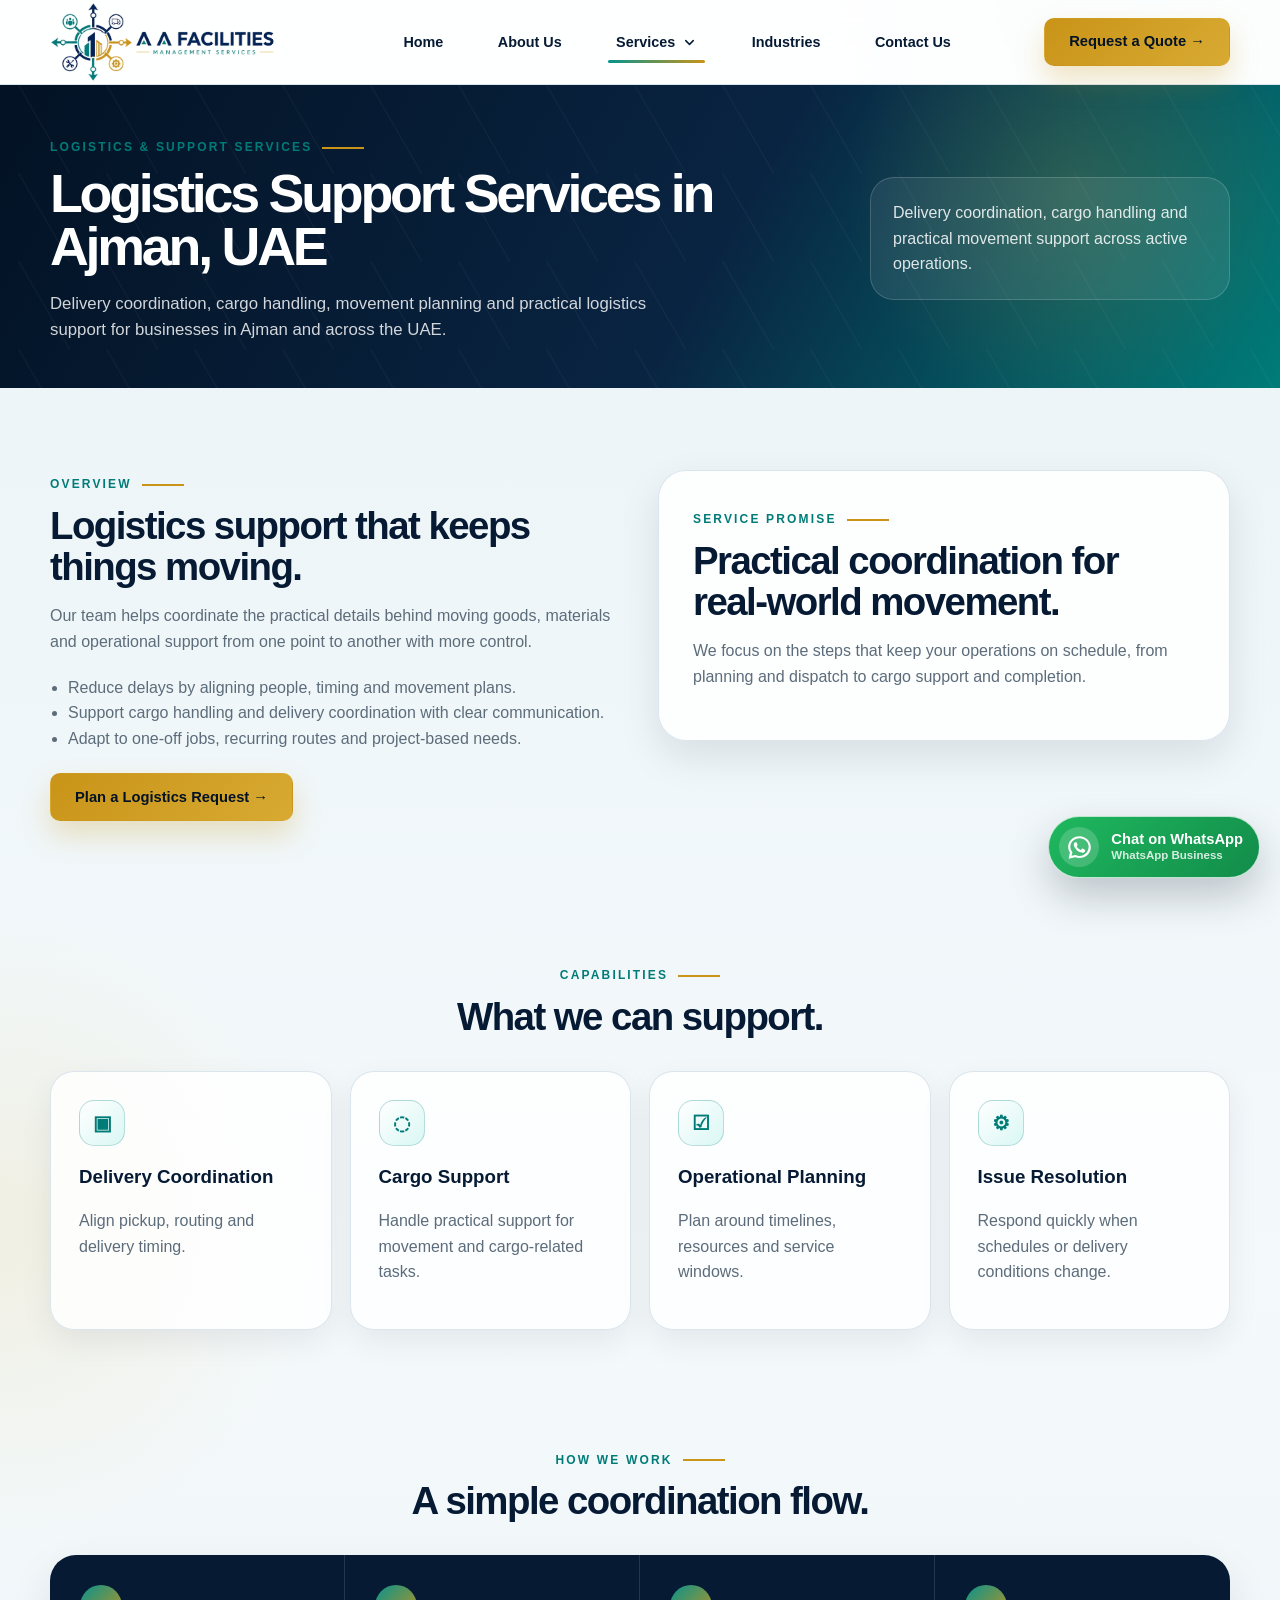
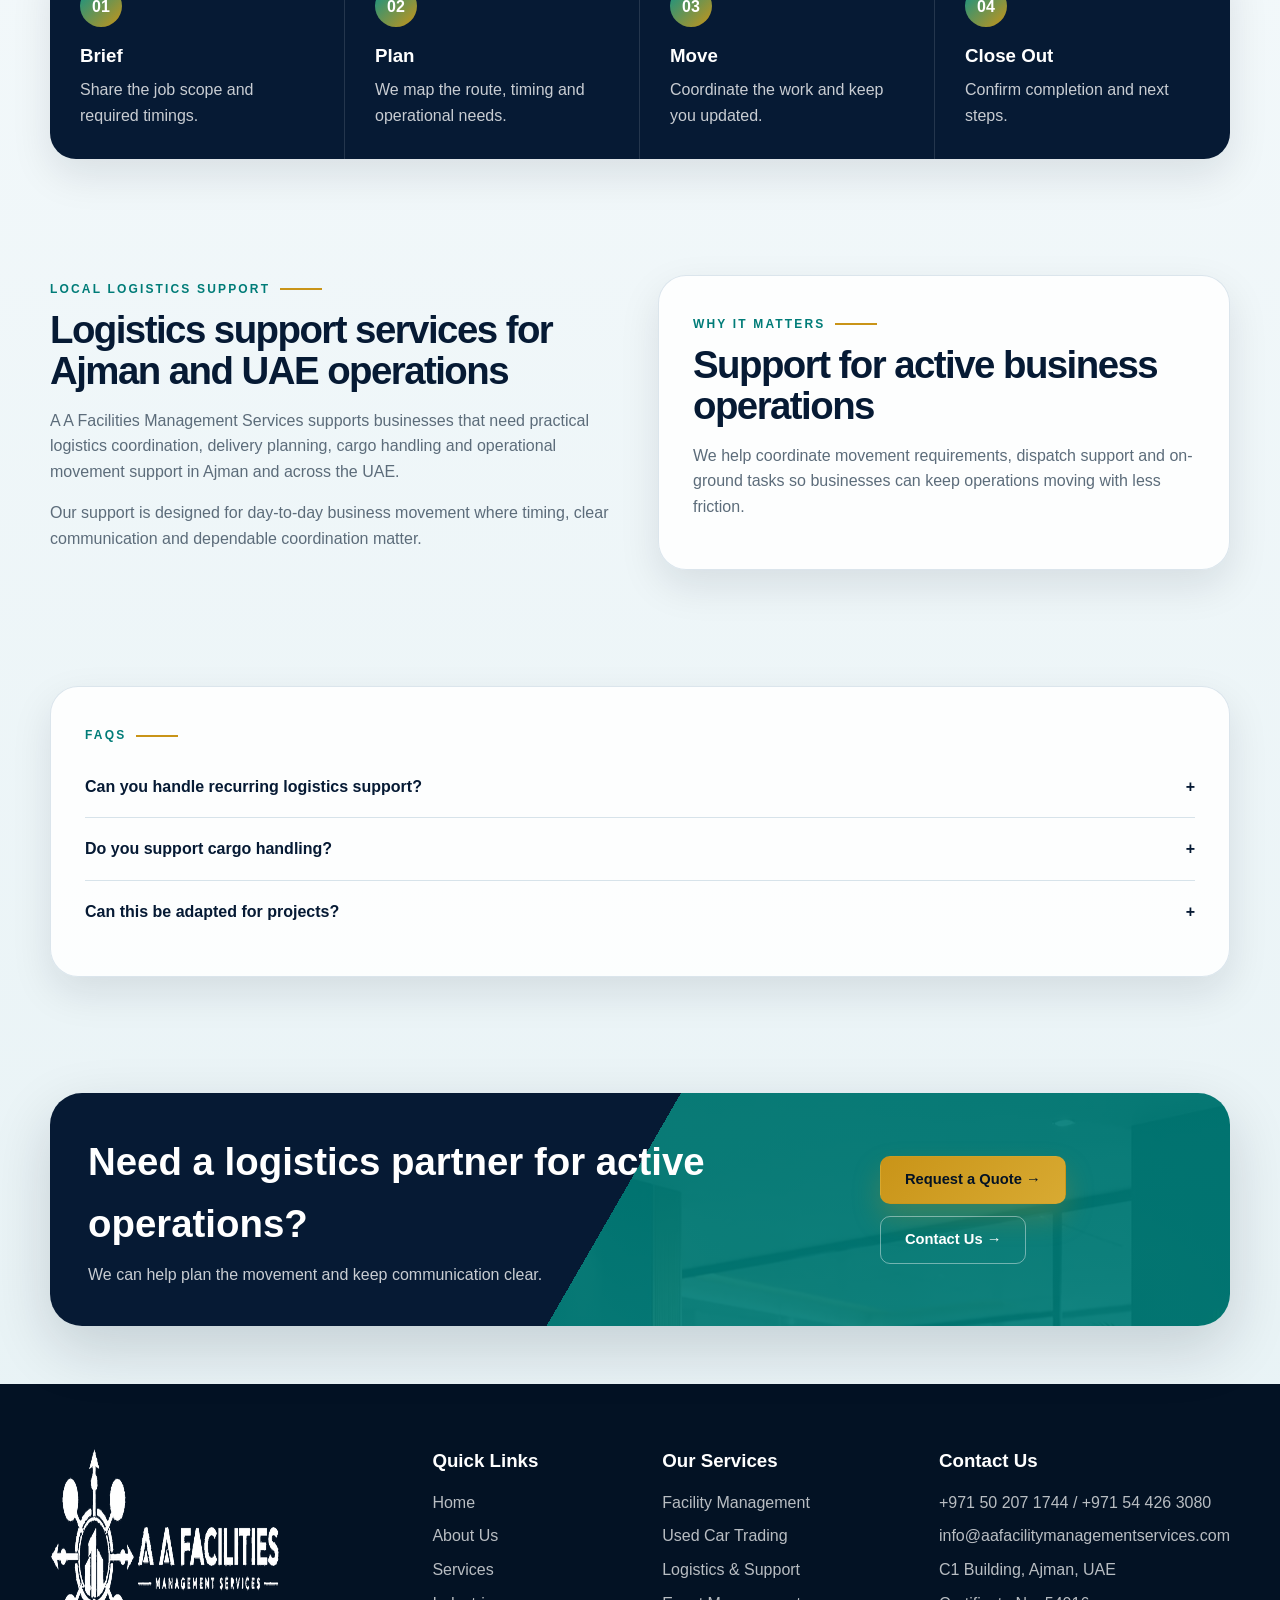
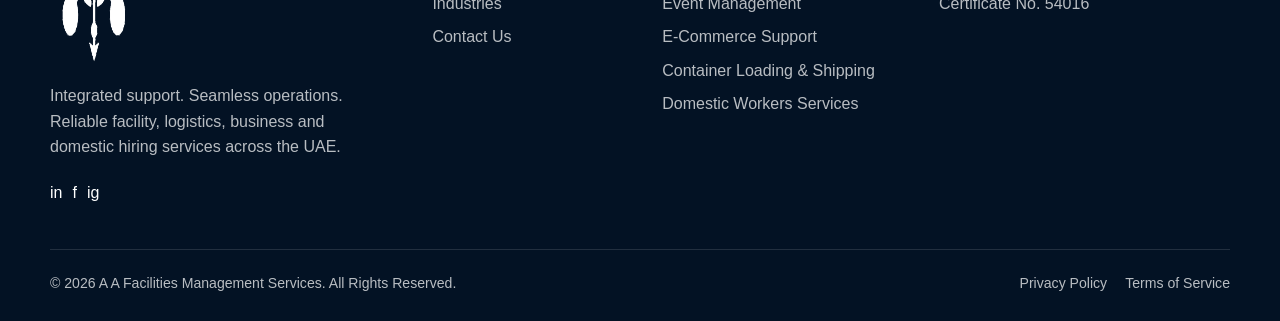
<file: pages/logistics-support.html>
<!DOCTYPE html>

<html lang="en">
<head>
<meta charset="utf-8"/>
<meta content="width=device-width, initial-scale=1.0" name="viewport"/>
<title>Logistics Support Services in Ajman, UAE | A A Facilities</title>
<meta content="Logistics support, delivery coordination, cargo handling, movement planning and operational support for businesses in Ajman and across the UAE." name="description"/>
<link href="https://www.aafacilitymanagementservices.com/pages/logistics-support.html" rel="canonical"/>
<meta content="index,follow,max-image-preview:large,max-snippet:-1,max-video-preview:-1" name="robots"/>
<meta content="#0f766e" name="theme-color"/>
<meta content="en_US" property="og:locale"/>
<meta content="website" property="og:type"/>
<meta content="A A Facilities Management Services" property="og:site_name"/>
<meta content="Logistics Support Services in Ajman, UAE | A A Facilities" property="og:title"/>
<meta content="Logistics support, delivery coordination, cargo handling, movement planning and operational support for businesses in Ajman and across the UAE." property="og:description"/>
<meta content="https://www.aafacilitymanagementservices.com/pages/logistics-support.html" property="og:url"/>
<meta content="summary" name="twitter:card"/>
<meta content="Logistics Support Services in Ajman, UAE | A A Facilities" name="twitter:title"/>
<meta content="Logistics support, delivery coordination, cargo handling, movement planning and operational support for businesses in Ajman and across the UAE." name="twitter:description"/>
<script type="application/ld+json">{
  "@context": "https://schema.org",
  "@graph": [
    {
      "@type": "LocalBusiness",
      "@id": "https://www.aafacilitymanagementservices.com/#business",
      "name": "A A Facilities Management Services",
      "url": "https://www.aafacilitymanagementservices.com/",
      "logo": "https://www.aafacilitymanagementservices.com/assets/logo.webp",
      "image": "https://www.aafacilitymanagementservices.com/assets/logo.webp",
      "email": "info@aafacilitymanagementservices.com",
      "telephone": [
        "+971502071744",
        "+971544263080"
      ],
      "address": {
        "@type": "PostalAddress",
        "streetAddress": "C1 Building",
        "addressLocality": "Ajman",
        "addressCountry": "AE"
      },
      "areaServed": [
        "Ajman",
        "Dubai",
        "Sharjah",
        "United Arab Emirates"
      ],
      "priceRange": "Contact for quote"
    },
    {
      "@type": "WebPage",
      "@id": "https://www.aafacilitymanagementservices.com/pages/logistics-support.html#webpage",
      "url": "https://www.aafacilitymanagementservices.com/pages/logistics-support.html",
      "name": "Logistics Support Services in Ajman, UAE | A A Facilities",
      "description": "Logistics support, delivery coordination, cargo handling, movement planning and operational support for businesses in Ajman and across the UAE.",
      "isPartOf": {
        "@type": "WebSite",
        "@id": "https://www.aafacilitymanagementservices.com/#website",
        "name": "A A Facilities Management Services",
        "url": "https://www.aafacilitymanagementservices.com/"
      },
      "about": {
        "@id": "https://www.aafacilitymanagementservices.com/#business"
      }
    },
    {
      "@type": "Service",
      "@id": "https://www.aafacilitymanagementservices.com/pages/logistics-support.html#service",
      "name": "Logistics support services",
      "description": "Logistics support, delivery coordination, cargo handling, movement planning and operational support for businesses in Ajman and across the UAE.",
      "provider": {
        "@id": "https://www.aafacilitymanagementservices.com/#business"
      },
      "areaServed": [
        {
          "@type": "Place",
          "name": "Ajman"
        },
        {
          "@type": "Place",
          "name": "Dubai"
        },
        {
          "@type": "Place",
          "name": "Sharjah"
        },
        {
          "@type": "Place",
          "name": "United Arab Emirates"
        }
      ],
      "serviceType": "Logistics support services",
      "url": "https://www.aafacilitymanagementservices.com/pages/logistics-support.html"
    },
    {
      "@type": "BreadcrumbList",
      "@id": "https://www.aafacilitymanagementservices.com/pages/logistics-support.html#breadcrumb",
      "itemListElement": [
        {
          "@type": "ListItem",
          "position": 1,
          "name": "Home",
          "item": "https://www.aafacilitymanagementservices.com/"
        },
        {
          "@type": "ListItem",
          "position": 2,
          "name": "Logistics Support Services in Ajman, UAE",
          "item": "https://www.aafacilitymanagementservices.com/pages/logistics-support.html"
        }
      ]
    },
    {
      "@type": "FAQPage",
      "@id": "https://www.aafacilitymanagementservices.com/pages/logistics-support.html#faq",
      "mainEntity": [
        {
          "@type": "Question",
          "name": "Can you handle recurring logistics support?",
          "acceptedAnswer": {
            "@type": "Answer",
            "text": "Yes. We can support one-time jobs or recurring movement plans."
          }
        },
        {
          "@type": "Question",
          "name": "Do you support cargo handling?",
          "acceptedAnswer": {
            "@type": "Answer",
            "text": "Yes. We help coordinate cargo handling and related support tasks."
          }
        },
        {
          "@type": "Question",
          "name": "Can this be adapted for projects?",
          "acceptedAnswer": {
            "@type": "Answer",
            "text": "Yes. We can tailor logistics support to project timelines and operational needs."
          }
        }
      ]
    }
  ]
}</script><link href="../assets/favicon.png" rel="icon" type="image/png"/>
<link href="../styles/main.css" rel="stylesheet"/>
</head>
<body>
<a class="skip-link" href="#main">Skip to content</a>
<header class="site-header">
<div class="container header-shell">
<a aria-label="A A Facilities home" class="brand" href="../index.html">
<img alt="A A Facilities Management Services logo" decoding="async" height="219" loading="lazy" src="../assets/logo.webp" width="620"/>
</a>
<nav aria-label="Primary navigation" class="desktop-nav">
<a class="nav-link" href="../index.html">Home</a>
<a class="nav-link" href="about.html">About Us</a>
<div class="nav-dropdown">
<button class="nav-dropdown-trigger active" type="button">Services
              <span aria-hidden="true" class="dropdown-icon"><svg focusable="false" viewbox="0 0 20 20"><path d="M5 7.5L10 12.5L15 7.5" fill="none" stroke="currentColor" stroke-linecap="round" stroke-linejoin="round" stroke-width="2"></path></svg></span>
</button>
<div class="dropdown-panel">
<a href="facility-management.html"><span class="icon-box">▥</span><span><strong>Facility Management</strong><small>End-to-end facility operations, maintenance, cleaning, technical support and supervision.</small></span></a>
<a href="used-car-trading.html"><span class="icon-box">▰</span><span><strong>Used Car Trading</strong><small>Trusted sourcing, buying, selling, inspection and documentation support for used vehicles.</small></span></a>
<a href="logistics-support.html"><span class="icon-box">▣</span><span><strong>Logistics &amp; Support</strong><small>Reliable delivery coordination, cargo handling and operational movement support.</small></span></a>
<a href="event-management.html"><span class="icon-box">✦</span><span><strong>Event Management</strong><small>Professional planning, setup, logistics and coordination for corporate and private events.</small></span></a>
<a href="e-commerce-support.html"><span class="icon-box">◧</span><span><strong>E-Commerce Support</strong><small>Support for digital sales, order processing, fulfilment and customer operations.</small></span></a>
<a href="container-loading-shipping.html"><span class="icon-box">▤</span><span><strong>Container Loading &amp; Shipping</strong><small>Safe container loading, cargo handling and shipping coordination for trade operations.</small></span></a>
<a href="domestic-workers-services.html"><span class="icon-box">◉</span><span><strong>Domestic Workers Services</strong><small>Direct hiring support for trained domestic workers, housemaids and reliable home help.</small></span></a>
</div>
</div>
<a class="nav-link" href="services.html#industries">Industries</a>
<a class="nav-link" href="contact.html">Contact Us</a>
</nav>
<div class="header-actions">
<button class="btn btn-gold" data-open-quote="" type="button">Request a Quote →</button>
<button aria-expanded="false" aria-label="Open menu" class="menu-toggle" data-menu-toggle="" type="button"><span></span></button>
</div>
</div>
</header>
<div class="mobile-menu" data-mobile-menu="">
<div class="mobile-menu-inner">
<a href="../index.html">Home <span>→</span></a>
<a href="about.html">About Us <span>→</span></a>
<button aria-expanded="false" class="mobile-service-toggle" data-mobile-services-toggle="" type="button">Services <span>+</span></button>
<div class="mobile-submenu" data-mobile-submenu="">
<a href="facility-management.html">Facility Management</a>
<a href="used-car-trading.html">Used Car Trading</a>
<a href="logistics-support.html">Logistics &amp; Support</a>
<a href="event-management.html">Event Management</a>
<a href="e-commerce-support.html">E-Commerce Support</a>
<a href="container-loading-shipping.html">Container Loading &amp; Shipping</a>
<a href="domestic-workers-services.html">Domestic Workers Services</a>
</div>
<a href="services.html#industries">Industries <span>→</span></a>
<a href="contact.html">Contact Us <span>→</span></a>
<button class="btn btn-gold mobile-cta" data-open-quote="" type="button">Request a Quote →</button>
</div>
</div>
<main id="main">
<section class="page-banner">
<div class="container">
<div data-animate="">
<span class="eyebrow">Logistics &amp; Support Services</span>
<h1>Logistics Support Services in Ajman, UAE</h1>
<p>Delivery coordination, cargo handling, movement planning and practical logistics support for businesses in Ajman and across the UAE.</p>
</div>
<div class="banner-chip" data-animate="">Delivery coordination, cargo handling and practical movement support across active operations.</div>
</div>
</section>
<section class="page-section">
<div class="container detail-layout">
<div data-animate="">
<span class="eyebrow">Overview</span>
<h2>Logistics support that keeps things moving.</h2>
<p>Our team helps coordinate the practical details behind moving goods, materials and operational support from one point to another with more control.</p>
<ul class="value-list">
<li>Reduce delays by aligning people, timing and movement plans.</li>
<li>Support cargo handling and delivery coordination with clear communication.</li>
<li>Adapt to one-off jobs, recurring routes and project-based needs.</li>
</ul>
<button class="btn btn-gold" data-open-quote="" type="button">Plan a Logistics Request →</button>
</div>
<div class="feature-panel" data-animate="">
<span class="eyebrow">Service promise</span>
<h2>Practical coordination for real-world movement.</h2>
<p>We focus on the steps that keep your operations on schedule, from planning and dispatch to cargo support and completion.</p>
</div>
</div>
</section>
<section class="page-section compact">
<div class="container">
<div class="section-intro centered" data-animate="">
<span class="eyebrow">Capabilities</span>
<h2>What we can support.</h2>
</div>
<div class="capability-grid">
<div class="capability-card" data-animate=""><span class="icon-box">▣</span><h3>Delivery Coordination</h3><p>Align pickup, routing and delivery timing.</p></div>
<div class="capability-card" data-animate=""><span class="icon-box">◌</span><h3>Cargo Support</h3><p>Handle practical support for movement and cargo-related tasks.</p></div>
<div class="capability-card" data-animate=""><span class="icon-box">☑</span><h3>Operational Planning</h3><p>Plan around timelines, resources and service windows.</p></div>
<div class="capability-card" data-animate=""><span class="icon-box">⚙</span><h3>Issue Resolution</h3><p>Respond quickly when schedules or delivery conditions change.</p></div>
</div>
</div>
</section>
<section class="page-section compact">
<div class="container">
<div class="section-intro centered" data-animate="">
<span class="eyebrow">How we work</span>
<h2>A simple coordination flow.</h2>
</div>
<div class="process-strip" data-animate="">
<div class="process-step"><strong>01</strong><h3>Brief</h3><p>Share the job scope and required timings.</p></div>
<div class="process-step"><strong>02</strong><h3>Plan</h3><p>We map the route, timing and operational needs.</p></div>
<div class="process-step"><strong>03</strong><h3>Move</h3><p>Coordinate the work and keep you updated.</p></div>
<div class="process-step"><strong>04</strong><h3>Close Out</h3><p>Confirm completion and next steps.</p></div>
</div>
</div>
</section>
<section class="page-section compact"><div class="container detail-layout"><div data-animate=""><span class="eyebrow">Local logistics support</span><h2>Logistics support services for Ajman and UAE operations</h2><p>A A Facilities Management Services supports businesses that need practical logistics coordination, delivery planning, cargo handling and operational movement support in Ajman and across the UAE.</p><p>Our support is designed for day-to-day business movement where timing, clear communication and dependable coordination matter.</p></div><div class="feature-panel" data-animate=""><span class="eyebrow">Why it matters</span><h2>Support for active business operations</h2><p>We help coordinate movement requirements, dispatch support and on-ground tasks so businesses can keep operations moving with less friction.</p></div></div></section><section class="page-section compact">
<div class="container faq-list" data-animate="">
<span class="eyebrow">FAQs</span>
<div class="faq-item" data-faq-item=""><button class="faq-question" type="button">Can you handle recurring logistics support? <span>+</span></button><div class="faq-answer"><div><p>Yes. We can support one-time jobs or recurring movement plans.</p></div></div></div>
<div class="faq-item" data-faq-item=""><button class="faq-question" type="button">Do you support cargo handling? <span>+</span></button><div class="faq-answer"><div><p>Yes. We help coordinate cargo handling and related support tasks.</p></div></div></div>
<div class="faq-item" data-faq-item=""><button class="faq-question" type="button">Can this be adapted for projects? <span>+</span></button><div class="faq-answer"><div><p>Yes. We can tailor logistics support to project timelines and operational needs.</p></div></div></div>
</div>
</section>
<section class="section compact">
<div class="container cta-band" data-animate="">
<div class="cta-inner">
<div><h2>Need a logistics partner for active operations?</h2><p>We can help plan the movement and keep communication clear.</p></div>
<div class="hero-actions"><button class="btn btn-gold" data-open-quote="" type="button">Request a Quote →</button><a class="btn btn-outline light" href="contact.html">Contact Us →</a></div>
</div>
</div>
</section>
</main>
<footer class="site-footer">
<div class="container footer-grid">
<div class="footer-brand">
<img alt="A A Facilities logo" decoding="async" height="219" loading="lazy" src="../assets/logo.webp" width="620"/>
<p>Integrated support. Seamless operations. Reliable facility, logistics, business and domestic hiring services across the UAE.</p>
<div aria-label="Social media links" class="socials"><span aria-label="LinkedIn">in</span><span aria-label="Facebook">f</span><span aria-label="Instagram">ig</span></div>
</div>
<div class="footer-column">
<h3>Quick Links</h3>
<ul>
<li><a href="../index.html">Home</a></li>
<li><a href="about.html">About Us</a></li>
<li><a href="services.html">Services</a></li>
<li><a href="services.html#industries">Industries</a></li>
<li><a href="contact.html">Contact Us</a></li>
</ul>
</div>
<div class="footer-column">
<h3>Our Services</h3>
<ul>
<li><a href="facility-management.html">Facility Management</a></li>
<li><a href="used-car-trading.html">Used Car Trading</a></li>
<li><a href="logistics-support.html">Logistics &amp; Support</a></li>
<li><a href="event-management.html">Event Management</a></li>
<li><a href="e-commerce-support.html">E-Commerce Support</a></li>
<li><a href="container-loading-shipping.html">Container Loading &amp; Shipping</a></li>
<li><a href="domestic-workers-services.html">Domestic Workers Services</a></li>
</ul>
</div>
<div class="footer-column">
<h3>Contact Us</h3>
<ul>
<li>+971 50 207 1744 / +971 54 426 3080</li>
<li>info@aafacilitymanagementservices.com</li>
<li>C1 Building, Ajman, UAE</li>
<li>Certificate No. 54016</li>
</ul>
</div>
</div>
<div class="container footer-bottom"><span>© 2026 A A Facilities Management Services. All Rights Reserved.</span><div class="footer-bottom-links"><a href="privacy-policy.html">Privacy Policy</a><a href="terms-of-service.html">Terms of Service</a></div></div>
</footer>
<div class="modal-backdrop" data-quote-modal="">
<div aria-labelledby="quote-modal-title" aria-modal="true" class="quote-modal" role="dialog">
<div class="modal-head"><div><h2 id="quote-modal-title">Request a Quote</h2><p>Tell us your requirement and our team will get back to you shortly.</p></div><button aria-label="Close modal" class="close-modal" data-close-modal="" type="button">×</button></div>
<form action="/api/quote" class="quote-form" data-quote-form="" method="POST">
<div class="form-grid">
<div class="form-field"><label for="quote-name">Full Name</label><input id="quote-name" name="quote-name" placeholder="Enter your name" required="" type="text"/></div>
<div class="form-field"><label for="quote-email">Email Address</label><input id="quote-email" name="quote-email" placeholder="Enter your email" required="" type="email"/></div>
<div class="form-field"><label for="quote-phone">Phone Number</label><input id="quote-phone" name="quote-phone" placeholder="Enter your phone number" type="tel"/></div>
<div class="form-field"><label for="quote-service">Service Needed</label><select id="quote-service" name="quote-service" required=""><option value="">Select a service</option><option>Facility Management</option><option>Used Car Trading</option><option>Logistics &amp; Support</option><option>Event Management</option><option>E-Commerce Support</option><option>Container Loading &amp; Shipping</option><option>Domestic Workers Services</option></select></div>
<div class="form-field full"><label for="quote-details">Project Details</label><textarea id="quote-details" name="quote-details" placeholder="Briefly describe your requirement..."></textarea></div>
</div>
<div class="hero-actions"><button class="btn btn-gold" type="submit">Submit Request →</button><button class="btn btn-outline" data-close-modal="" type="button">Cancel</button></div>
</form>
<div class="success-message" data-success-message=""><div class="success-check">✓</div><h2>Request Submitted Successfully!</h2><p>Thank you for reaching out. Our team will contact you shortly.</p><button class="btn btn-primary" data-close-modal="" type="button">Close →</button></div>
</div>
</div>
<script src="../script/main.js"></script>
</body>
</html>
</file>
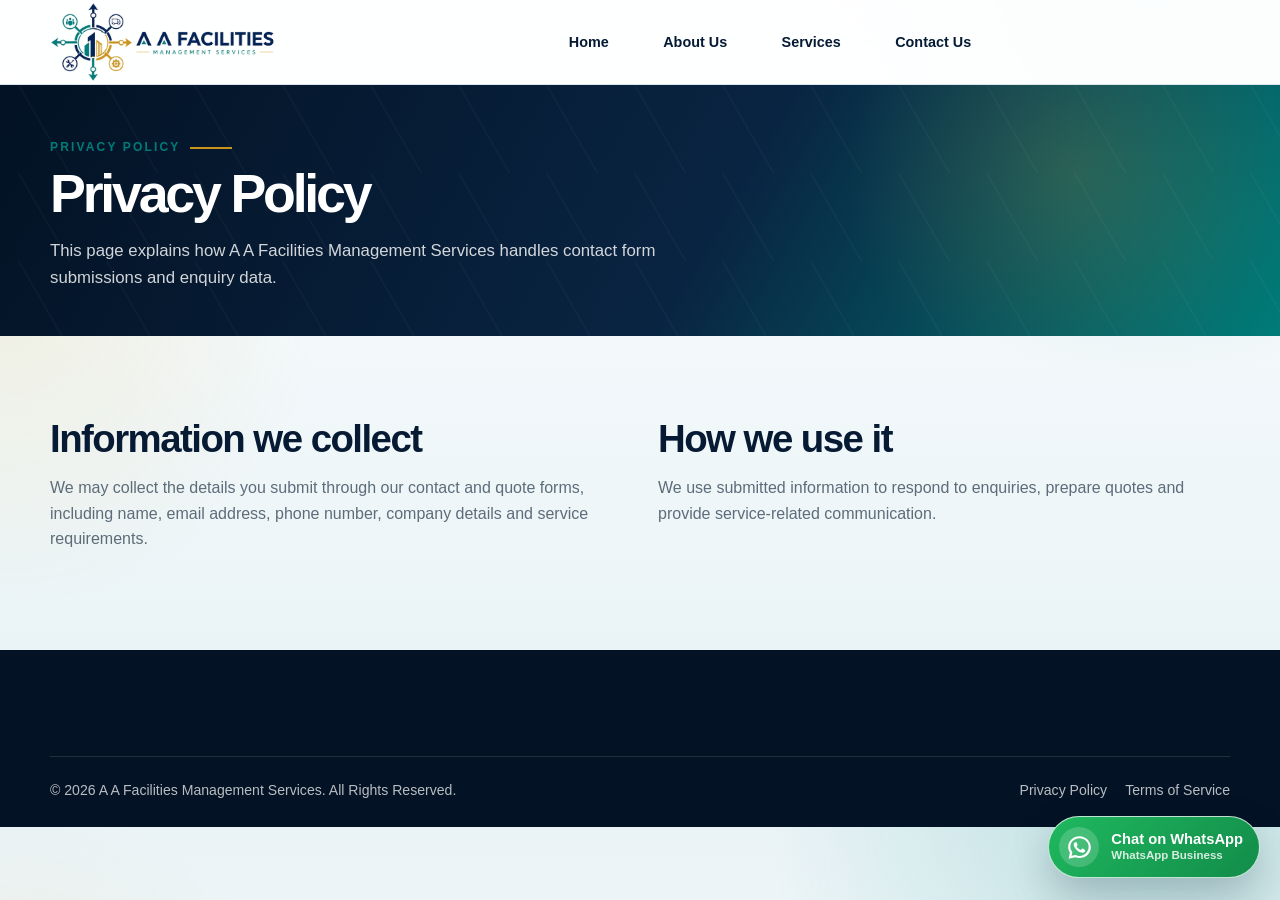
<file: pages/privacy-policy.html>
<!DOCTYPE html>
<html lang="en">
  <head>
    <meta charset="UTF-8">
    <meta name="viewport" content="width=device-width, initial-scale=1.0">
    <title>
      Privacy Policy | A A Facilities Management Services
    </title>
    <meta name="description" content="Privacy Policy for A A Facilities Management Services.">
    <meta name="robots" content="noindex,follow">
    <link rel="canonical" href="https://www.aafacilitymanagementservices.com/pages/privacy-policy.html">
    <link rel="icon" href="../assets/favicon.png" type="image/png">
    <link rel="stylesheet" href="../styles/main.css">
  </head>
  <body>
    <a class="skip-link" href="#main">Skip to content</a>
    <header class="site-header">
      <div class="container header-shell">
        <a class="brand" href="../index.html" aria-label="A A Facilities home">
          <img src="../assets/logo.webp" alt="A A Facilities Management Services logo">
        </a>
        <nav class="desktop-nav" aria-label="Primary navigation">
          <a class="nav-link" href="../index.html">Home</a>
          <a class="nav-link" href="about.html">About Us</a>
          <a class="nav-link" href="services.html">Services</a>
          <a class="nav-link" href="contact.html">Contact Us</a>
        </nav>
      </div>
    </header>
    <main id="main">
      <section class="page-banner">
        <div class="container">
          <div>
            <span class="eyebrow">Privacy Policy</span>
            <h1>Privacy Policy</h1>
            <p>This page explains how A A Facilities Management Services handles contact form submissions and enquiry data.</p>
          </div>
        </div>
      </section>
      <section class="page-section">
        <div class="container detail-layout">
          <div>
            <h2>Information we collect</h2>
            <p>We may collect the details you submit through our contact and quote forms, including name, email address, phone number, company details and service requirements.</p>
          </div>
          <div>
            <h2>How we use it</h2>
            <p>We use submitted information to respond to enquiries, prepare quotes and provide service-related communication.</p>
          </div>
        </div>
      </section>
    </main>
    <footer class="site-footer">
      <div class="container footer-bottom">
        <span>© 2026 A A Facilities Management Services. All Rights Reserved.</span>
        <div class="footer-bottom-links">
          <a href="privacy-policy.html">Privacy Policy</a>
          <a href="terms-of-service.html">Terms of Service</a>
        </div>
      </div>
    </footer>
    <script src="../script/main.js"></script>
  </body>
</html>
</file>
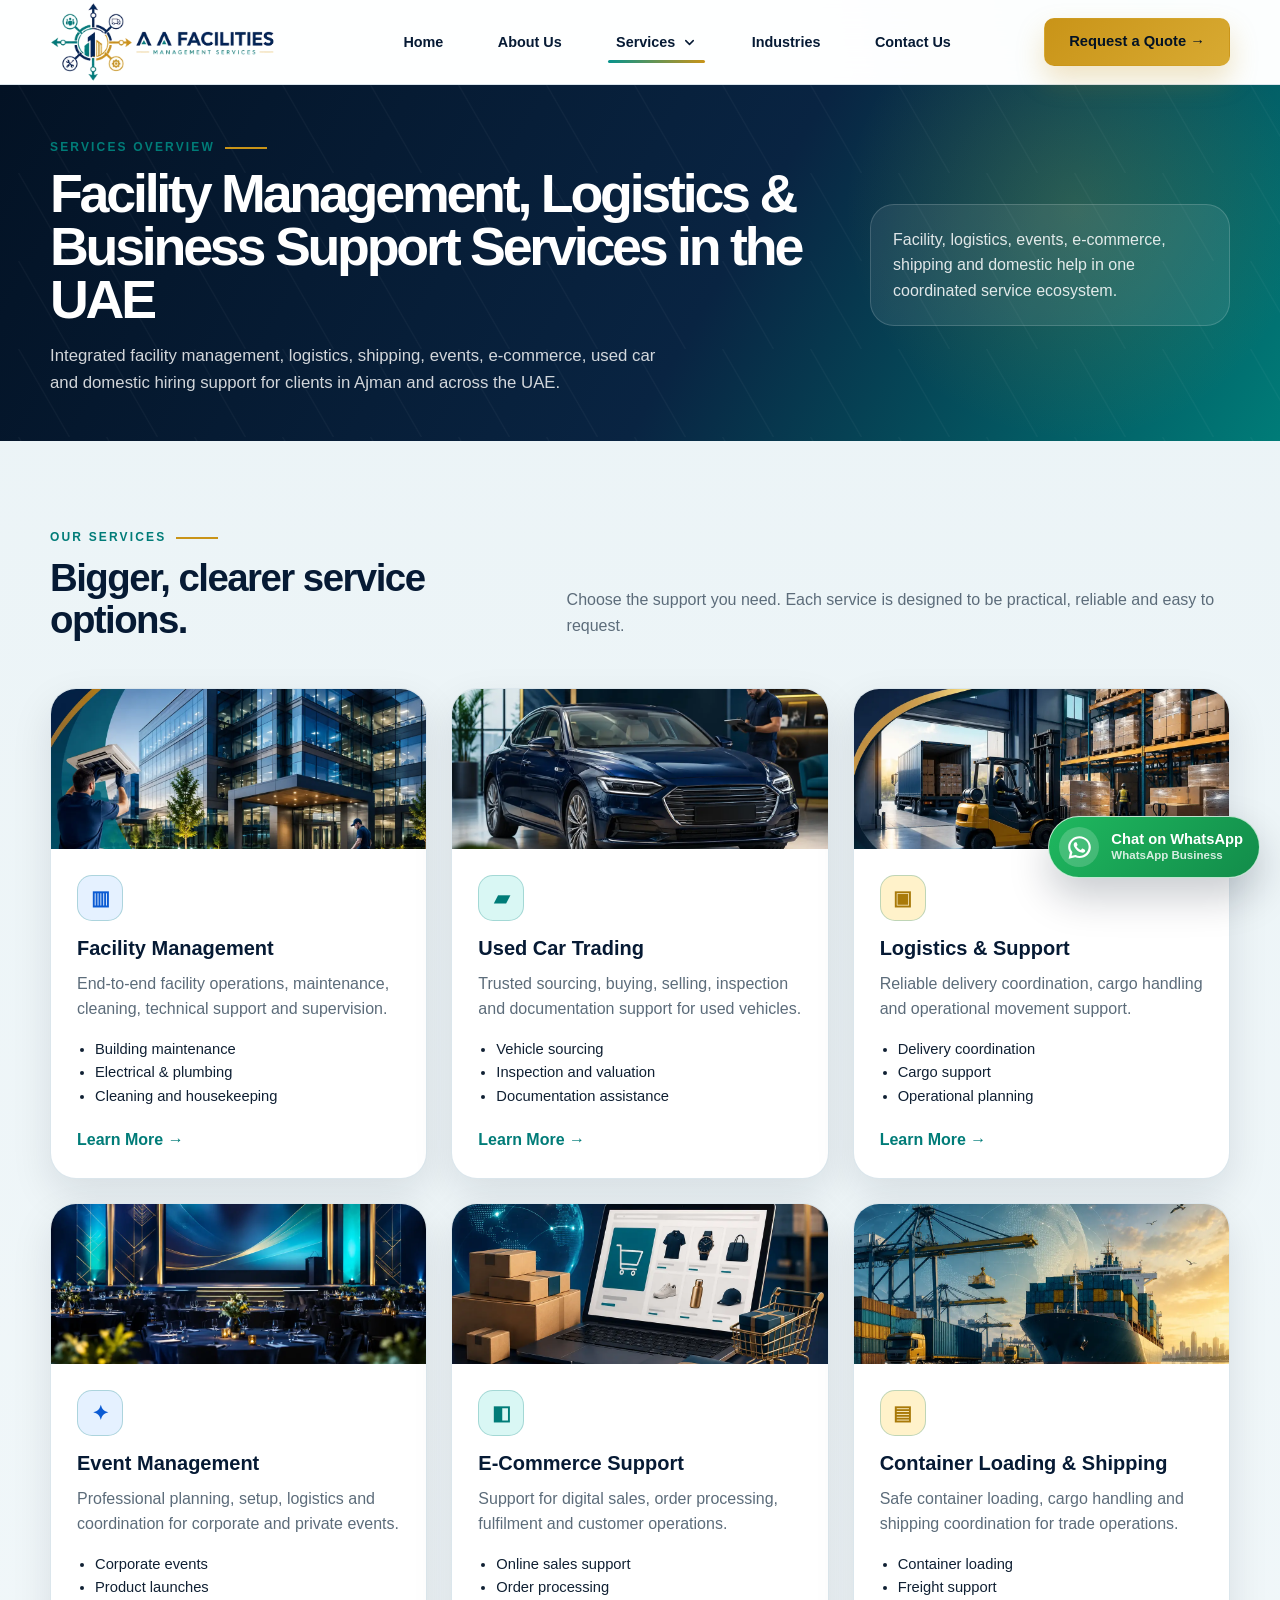
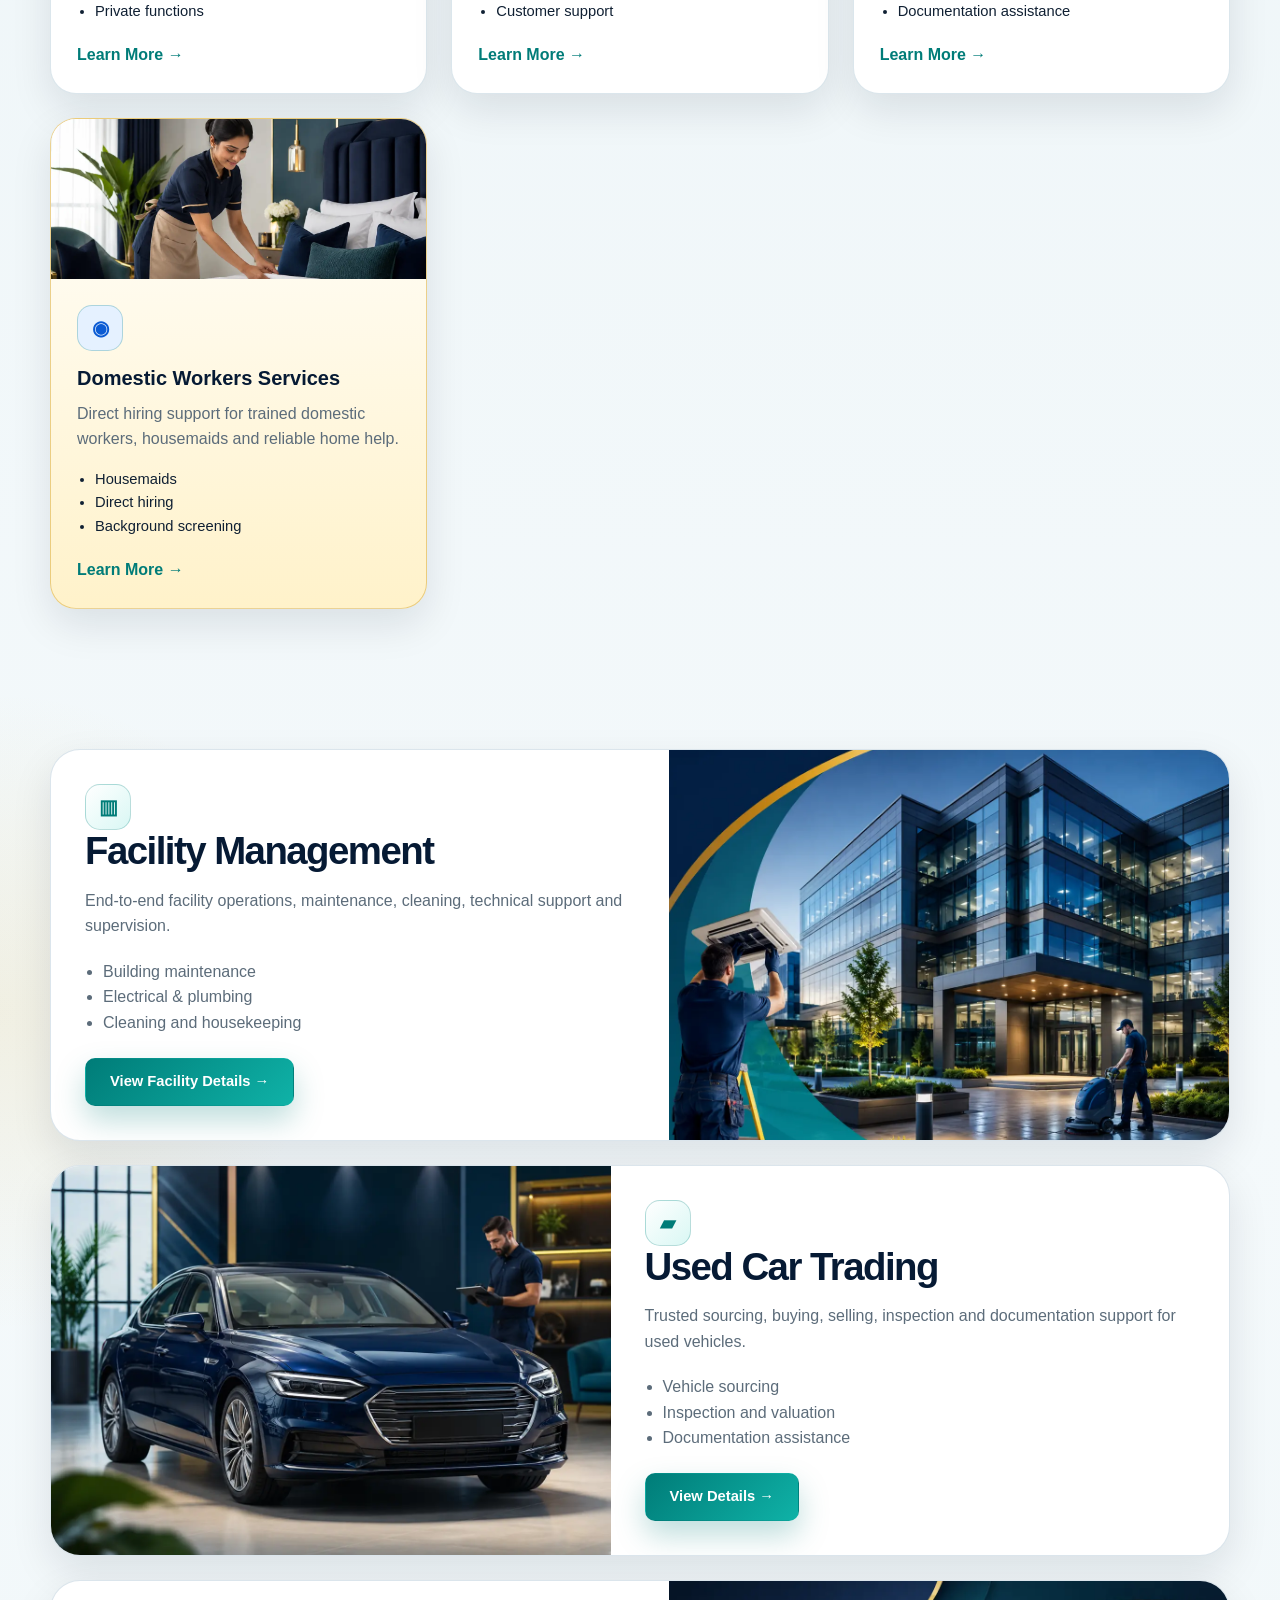
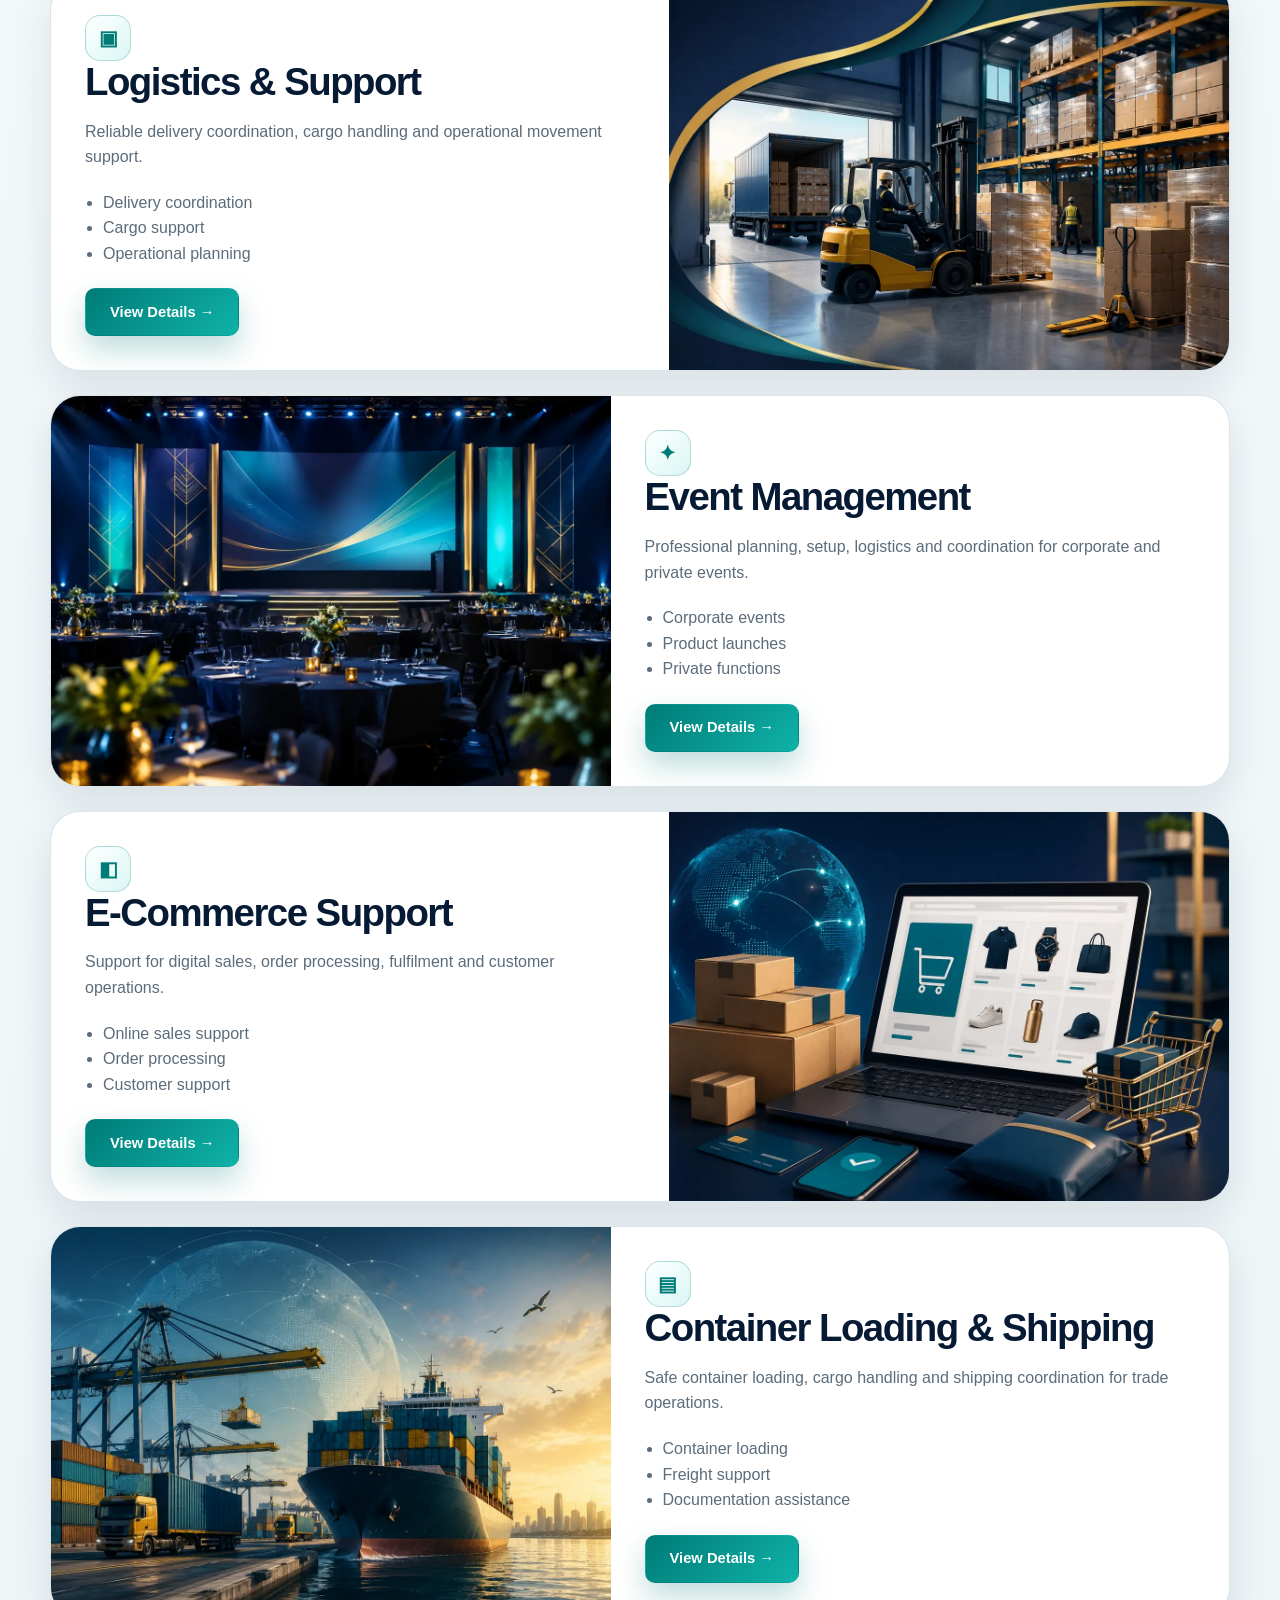
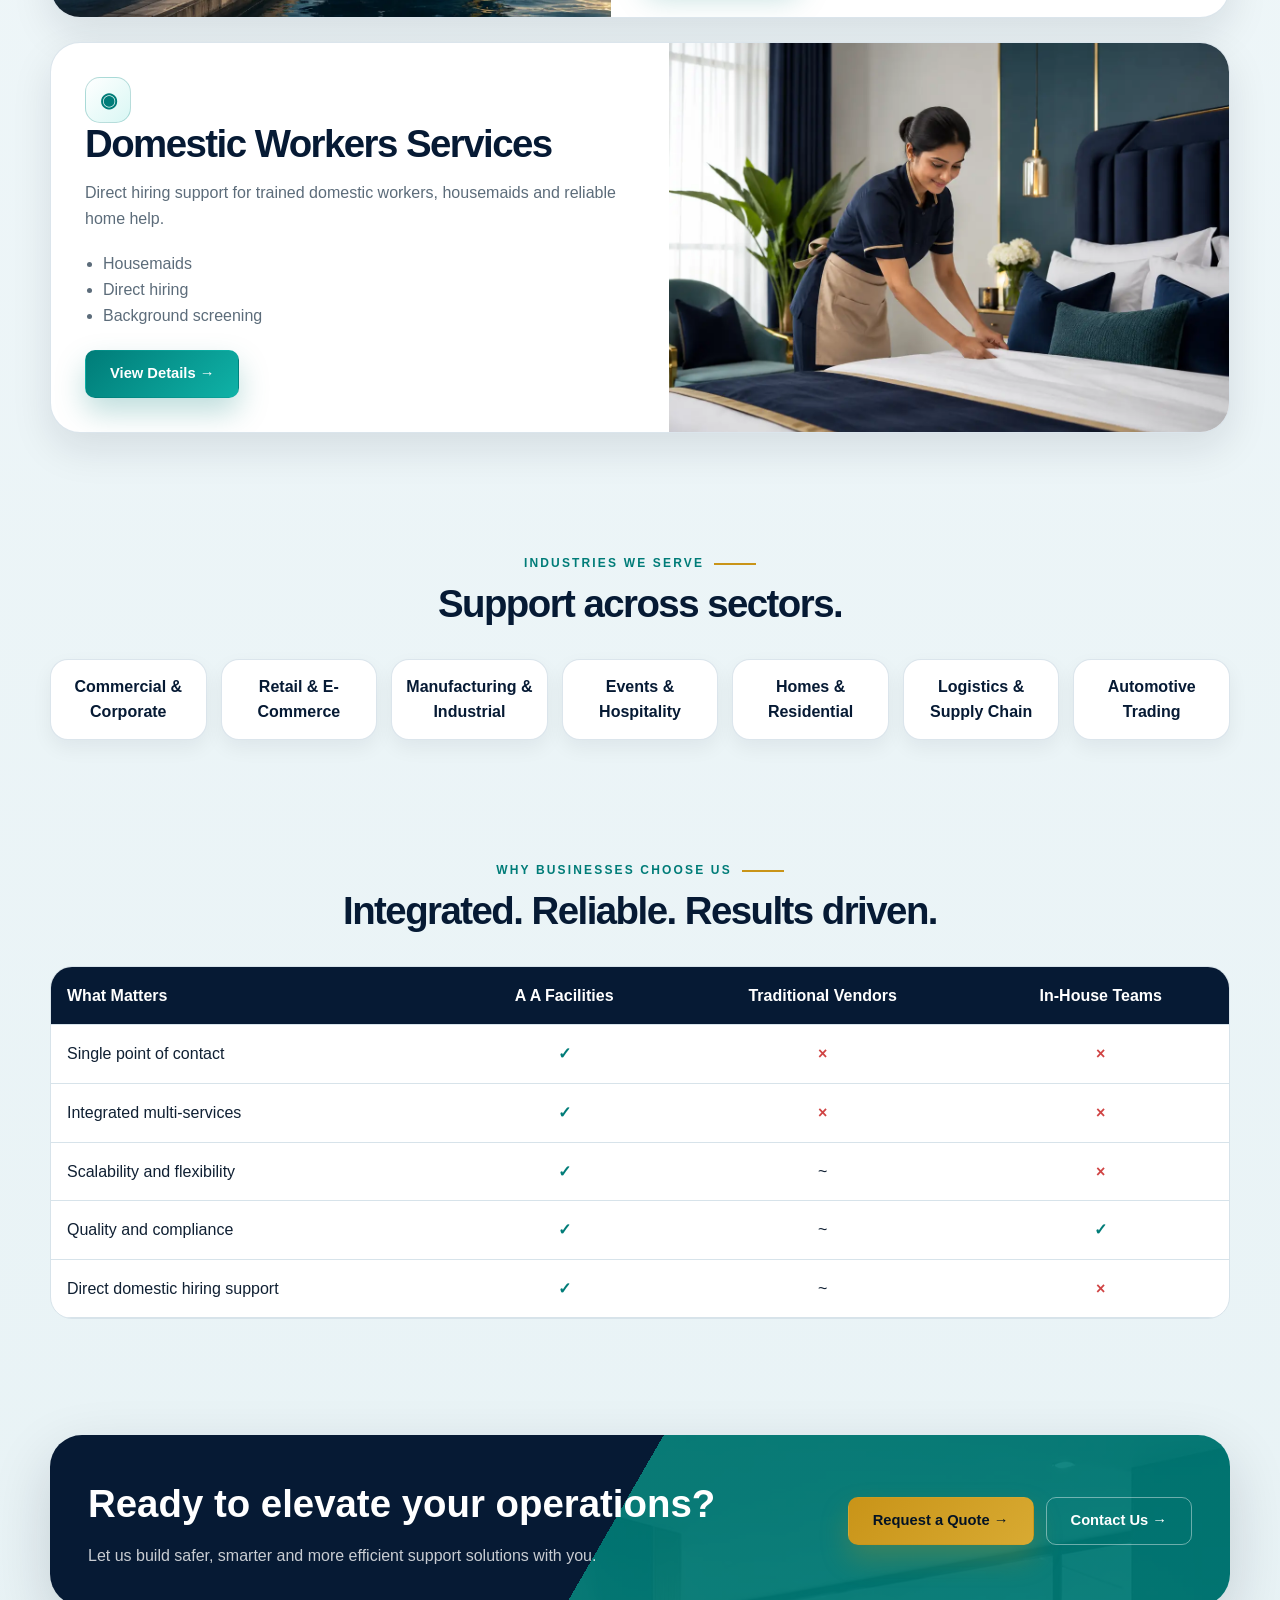
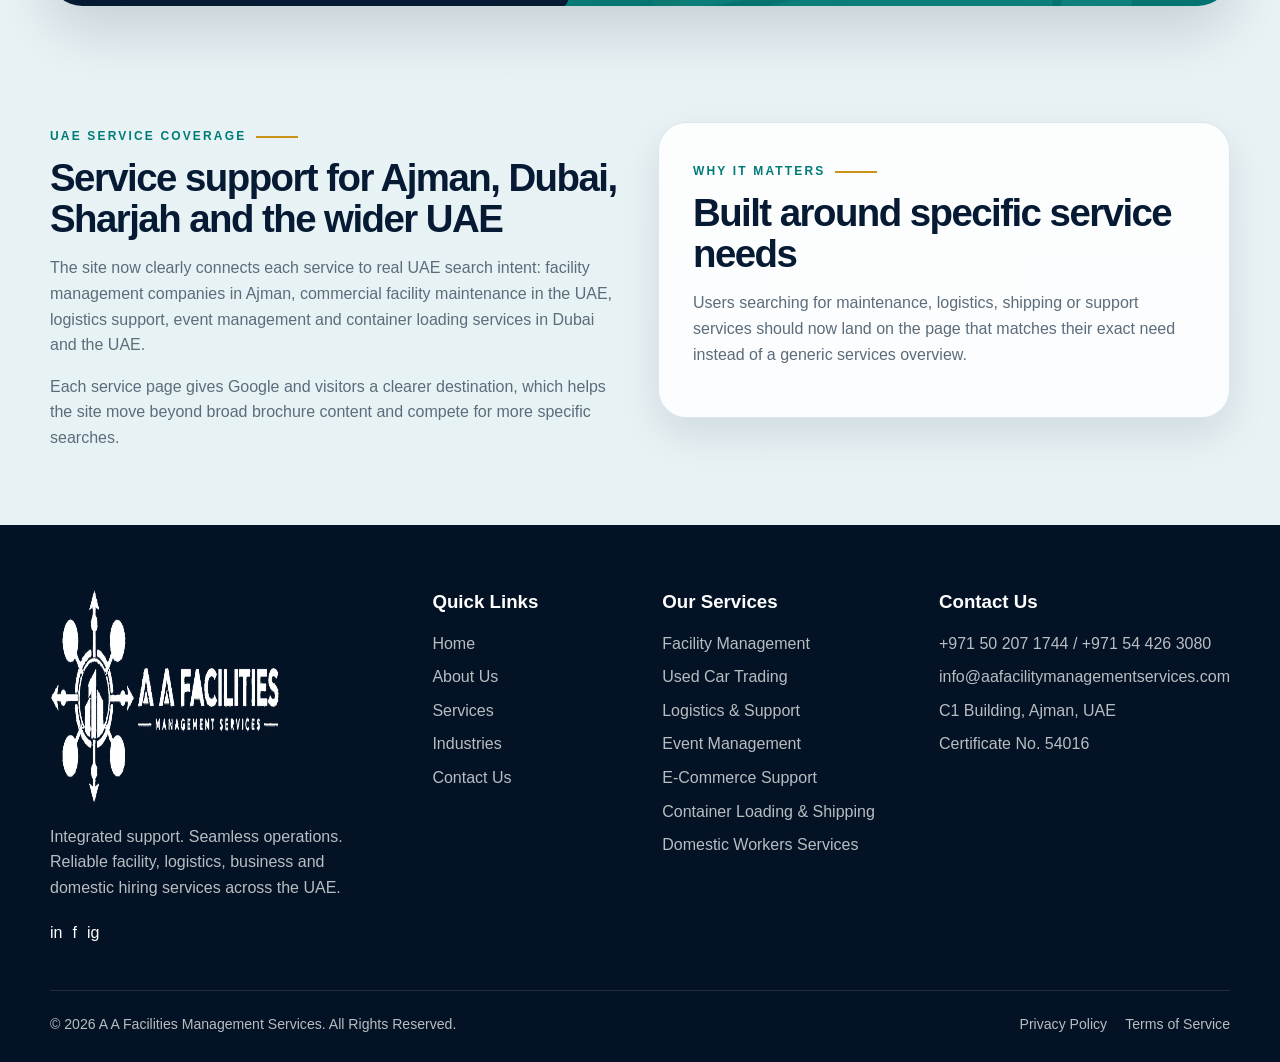
<file: pages/services.html>
<!DOCTYPE html>

<html lang="en">
<head>
<meta charset="utf-8"/>
<meta content="width=device-width, initial-scale=1.0" name="viewport"/>
<title>Facility Management, Logistics &amp; Support Services in UAE | A A Facilities</title>
<meta content="Explore facility management, commercial maintenance, logistics support, container loading, shipping, event management and business support services in the UAE." name="description"/>
<link href="https://www.aafacilitymanagementservices.com/pages/services.html" rel="canonical"/>
<meta content="index,follow,max-image-preview:large,max-snippet:-1,max-video-preview:-1" name="robots"/>
<meta content="#0f766e" name="theme-color"/>
<meta content="en_US" property="og:locale"/>
<meta content="website" property="og:type"/>
<meta content="A A Facilities Management Services" property="og:site_name"/>
<meta content="Facility Management, Logistics &amp; Support Services in UAE | A A Facilities" property="og:title"/>
<meta content="Explore facility management, commercial maintenance, logistics support, container loading, shipping, event management and business support services in the UAE." property="og:description"/>
<meta content="https://www.aafacilitymanagementservices.com/pages/services.html" property="og:url"/>
<meta content="summary" name="twitter:card"/>
<meta content="Facility Management, Logistics &amp; Support Services in UAE | A A Facilities" name="twitter:title"/>
<meta content="Explore facility management, commercial maintenance, logistics support, container loading, shipping, event management and business support services in the UAE." name="twitter:description"/>
<script type="application/ld+json">{
  "@context": "https://schema.org",
  "@graph": [
    {
      "@type": "LocalBusiness",
      "@id": "https://www.aafacilitymanagementservices.com/#business",
      "name": "A A Facilities Management Services",
      "url": "https://www.aafacilitymanagementservices.com/",
      "logo": "https://www.aafacilitymanagementservices.com/assets/logo.webp",
      "image": "https://www.aafacilitymanagementservices.com/assets/logo.webp",
      "email": "info@aafacilitymanagementservices.com",
      "telephone": [
        "+971502071744",
        "+971544263080"
      ],
      "address": {
        "@type": "PostalAddress",
        "streetAddress": "C1 Building",
        "addressLocality": "Ajman",
        "addressCountry": "AE"
      },
      "areaServed": [
        "Ajman",
        "Dubai",
        "Sharjah",
        "United Arab Emirates"
      ],
      "priceRange": "Contact for quote"
    },
    {
      "@type": "WebPage",
      "@id": "https://www.aafacilitymanagementservices.com/pages/services.html#webpage",
      "url": "https://www.aafacilitymanagementservices.com/pages/services.html",
      "name": "Facility Management, Logistics & Support Services in UAE | A A Facilities",
      "description": "Explore facility management, commercial maintenance, logistics support, container loading, shipping, event management and business support services in the UAE.",
      "isPartOf": {
        "@type": "WebSite",
        "@id": "https://www.aafacilitymanagementservices.com/#website",
        "name": "A A Facilities Management Services",
        "url": "https://www.aafacilitymanagementservices.com/"
      },
      "about": {
        "@id": "https://www.aafacilitymanagementservices.com/#business"
      }
    },
    {
      "@type": "Service",
      "@id": "https://www.aafacilitymanagementservices.com/pages/services.html#service",
      "name": "Facility management, logistics and business support services",
      "description": "Explore facility management, commercial maintenance, logistics support, container loading, shipping, event management and business support services in the UAE.",
      "provider": {
        "@id": "https://www.aafacilitymanagementservices.com/#business"
      },
      "areaServed": [
        {
          "@type": "Place",
          "name": "Ajman"
        },
        {
          "@type": "Place",
          "name": "Dubai"
        },
        {
          "@type": "Place",
          "name": "Sharjah"
        },
        {
          "@type": "Place",
          "name": "United Arab Emirates"
        }
      ],
      "serviceType": "Facility management, logistics and business support services",
      "url": "https://www.aafacilitymanagementservices.com/pages/services.html"
    },
    {
      "@type": "BreadcrumbList",
      "@id": "https://www.aafacilitymanagementservices.com/pages/services.html#breadcrumb",
      "itemListElement": [
        {
          "@type": "ListItem",
          "position": 1,
          "name": "Home",
          "item": "https://www.aafacilitymanagementservices.com/"
        },
        {
          "@type": "ListItem",
          "position": 2,
          "name": "Facility Management, Logistics & Business Support Services in the UAE",
          "item": "https://www.aafacilitymanagementservices.com/pages/services.html"
        }
      ]
    }
  ]
}</script><link href="../assets/favicon.png" rel="icon" type="image/png"/>
<link href="../styles/main.css" rel="stylesheet"/>
</head>
<body>
<a class="skip-link" href="#main">
      Skip to content
    </a>
<header class="site-header">
<div class="container header-shell">
<a aria-label="A A Facilities home" class="brand" href="../index.html">
<img alt="A A Facilities Management Services logo" decoding="async" height="219" loading="lazy" src="../assets/logo.webp" width="620"/>
</a>
<nav aria-label="Primary navigation" class="desktop-nav">
<a class="nav-link" href="../index.html">
            Home
          </a>
<a class="nav-link" href="about.html">
            About Us
          </a>
<div class="nav-dropdown">
<button class="nav-dropdown-trigger active" type="button">
              Services
              <span aria-hidden="true" class="dropdown-icon">
<svg focusable="false" viewbox="0 0 20 20">
<path d="M5 7.5L10 12.5L15 7.5" fill="none" stroke="currentColor" stroke-linecap="round" stroke-linejoin="round" stroke-width="2"></path>
</svg>
</span>
</button>
<div class="dropdown-panel">
<a href="facility-management.html">
<span class="icon-box">
                  ▥
                </span>
<span>
<strong>
                    Facility Management
                  </strong>
<small>
                    End-to-end facility operations, maintenance, cleaning, technical support and supervision.
                  </small>
</span>
</a>
<a href="used-car-trading.html">
<span class="icon-box">
                  ▰
                </span>
<span>
<strong>
                    Used Car Trading
                  </strong>
<small>
                    Trusted sourcing, buying, selling, inspection and documentation support for used vehicles.
                  </small>
</span>
</a>
<a href="logistics-support.html">
<span class="icon-box">
                  ▣
                </span>
<span>
<strong>
                    Logistics &amp; Support
                  </strong>
<small>
                    Reliable delivery coordination, cargo handling and operational movement support.
                  </small>
</span>
</a>
<a href="event-management.html">
<span class="icon-box">
                  ✦
                </span>
<span>
<strong>
                    Event Management
                  </strong>
<small>
                    Professional planning, setup, logistics and coordination for corporate and private events.
                  </small>
</span>
</a>
<a href="e-commerce-support.html">
<span class="icon-box">
                  ◧
                </span>
<span>
<strong>
                    E-Commerce Support
                  </strong>
<small>
                    Support for digital sales, order processing, fulfilment and customer operations.
                  </small>
</span>
</a>
<a href="container-loading-shipping.html">
<span class="icon-box">
                  ▤
                </span>
<span>
<strong>
                    Container Loading &amp; Shipping
                  </strong>
<small>
                    Safe container loading, cargo handling and shipping coordination for trade operations.
                  </small>
</span>
</a>
<a href="domestic-workers-services.html">
<span class="icon-box">
                  ◉
                </span>
<span>
<strong>
                    Domestic Workers Services
                  </strong>
<small>
                    Direct hiring support for trained domestic workers, housemaids and reliable home help.
                  </small>
</span>
</a>
</div>
</div>
<a class="nav-link" href="#industries">
            Industries
          </a>
<a class="nav-link" href="contact.html">
            Contact Us
          </a>
</nav>
<div class="header-actions">
<button class="btn btn-gold" data-open-quote="" type="button">
            Request a Quote →
          </button>
<button aria-expanded="false" aria-label="Open menu" class="menu-toggle" data-menu-toggle="" type="button">
<span>
</span>
</button>
</div>
</div>
</header>
<div class="mobile-menu" data-mobile-menu="">
<div class="mobile-menu-inner">
<a href="../index.html">
          Home
          <span>
            →
          </span>
</a>
<a href="about.html">
          About Us
          <span>
            →
          </span>
</a>
<button aria-expanded="false" class="mobile-service-toggle" data-mobile-services-toggle="" type="button">
          Services
          <span>
            +
          </span>
</button>
<div class="mobile-submenu" data-mobile-submenu="">
<a href="facility-management.html">
            Facility Management
          </a>
<a href="used-car-trading.html">
            Used Car Trading
          </a>
<a href="logistics-support.html">
            Logistics &amp; Support
          </a>
<a href="event-management.html">
            Event Management
          </a>
<a href="e-commerce-support.html">
            E-Commerce Support
          </a>
<a href="container-loading-shipping.html">
            Container Loading &amp; Shipping
          </a>
<a href="domestic-workers-services.html">
            Domestic Workers Services
          </a>
</div>
<a href="#industries">
          Industries
          <span>
            →
          </span>
</a>
<a href="contact.html">
          Contact Us
          <span>
            →
          </span>
</a>
<button class="btn btn-gold mobile-cta" data-open-quote="" type="button">
          Request a Quote →
        </button>
</div>
</div>
<main id="main">
<section class="page-banner">
<div class="container">
<div data-animate="">
<span class="eyebrow">
              Services Overview
            </span>
<h1>Facility Management, Logistics &amp; Business Support Services in the UAE</h1>
<p>Integrated facility management, logistics, shipping, events, e-commerce, used car and domestic hiring support for clients in Ajman and across the UAE.</p>
</div>
<div class="banner-chip" data-animate="">
            Facility, logistics, events, e-commerce, shipping and domestic help in one coordinated service ecosystem.
          </div>
</div>
</section>
<section class="page-section">
<div class="container">
<div class="section-intro" data-animate="">
<div>
<span class="eyebrow">
                Our services
              </span>
<h2>
                Bigger, clearer service options.
              </h2>
</div>
<p>
              Choose the support you need. Each service is designed to be practical, reliable and easy to request.
            </p>
</div>
<div class="service-grid">
<article class="service-card" data-animate="" id="card-facility-management">
<div class="card-image" style="background-image: url('../assets/visuals/facility.webp');">
</div>
<div class="card-body">
<span class="icon-box">
                  ▥
                </span>
<h3>
                  Facility Management
                </h3>
<p>
                  End-to-end facility operations, maintenance, cleaning, technical support and supervision.
                </p>
<ul>
<li>
                    Building maintenance
                  </li>
<li>
                    Electrical &amp; plumbing
                  </li>
<li>
                    Cleaning and housekeeping
                  </li>
</ul>
<a class="card-link" href="facility-management.html">
                  Learn More →
                </a>
</div>
</article>
<article class="service-card" data-animate="" id="card-used-car-trading">
<div class="card-image" style="background-image: url('../assets/visuals/used-car.webp');">
</div>
<div class="card-body">
<span class="icon-box">
                  ▰
                </span>
<h3>
                  Used Car Trading
                </h3>
<p>
                  Trusted sourcing, buying, selling, inspection and documentation support for used vehicles.
                </p>
<ul>
<li>
                    Vehicle sourcing
                  </li>
<li>
                    Inspection and valuation
                  </li>
<li>
                    Documentation assistance
                  </li>
</ul>
<a class="card-link" href="used-car-trading.html">
                  Learn More →
                </a>
</div>
</article>
<article class="service-card" data-animate="" id="card-logistics">
<div class="card-image" style="background-image: url('../assets/visuals/logistics.webp');">
</div>
<div class="card-body">
<span class="icon-box">
                  ▣
                </span>
<h3>
                  Logistics &amp; Support
                </h3>
<p>
                  Reliable delivery coordination, cargo handling and operational movement support.
                </p>
<ul>
<li>
                    Delivery coordination
                  </li>
<li>
                    Cargo support
                  </li>
<li>
                    Operational planning
                  </li>
</ul>
<a class="card-link" href="logistics-support.html">
                  Learn More →
                </a>
</div>
</article>
<article class="service-card" data-animate="" id="card-events">
<div class="card-image" style="background-image: url('../assets/visuals/events.webp');">
</div>
<div class="card-body">
<span class="icon-box">
                  ✦
                </span>
<h3>
                  Event Management
                </h3>
<p>
                  Professional planning, setup, logistics and coordination for corporate and private events.
                </p>
<ul>
<li>
                    Corporate events
                  </li>
<li>
                    Product launches
                  </li>
<li>
                    Private functions
                  </li>
</ul>
<a class="card-link" href="event-management.html">
                  Learn More →
                </a>
</div>
</article>
<article class="service-card" data-animate="" id="card-ecommerce">
<div class="card-image" style="background-image: url('../assets/visuals/ecommerce.webp');">
</div>
<div class="card-body">
<span class="icon-box">
                  ◧
                </span>
<h3>
                  E-Commerce Support
                </h3>
<p>
                  Support for digital sales, order processing, fulfilment and customer operations.
                </p>
<ul>
<li>
                    Online sales support
                  </li>
<li>
                    Order processing
                  </li>
<li>
                    Customer support
                  </li>
</ul>
<a class="card-link" href="e-commerce-support.html">
                  Learn More →
                </a>
</div>
</article>
<article class="service-card" data-animate="" id="card-shipping">
<div class="card-image" style="background-image: url('../assets/visuals/shipping.webp');">
</div>
<div class="card-body">
<span class="icon-box">
                  ▤
                </span>
<h3>
                  Container Loading &amp; Shipping
                </h3>
<p>
                  Safe container loading, cargo handling and shipping coordination for trade operations.
                </p>
<ul>
<li>
                    Container loading
                  </li>
<li>
                    Freight support
                  </li>
<li>
                    Documentation assistance
                  </li>
</ul>
<a class="card-link" href="container-loading-shipping.html">
                  Learn More →
                </a>
</div>
</article>
<article class="service-card featured" data-animate="" id="card-domestic-workers">
<div class="card-image" style="background-image: url('../assets/visuals/domestic.webp');">
</div>
<div class="card-body">
<span class="icon-box">
                  ◉
                </span>
<h3>
                  Domestic Workers Services
                </h3>
<p>
                  Direct hiring support for trained domestic workers, housemaids and reliable home help.
                </p>
<ul>
<li>
                    Housemaids
                  </li>
<li>
                    Direct hiring
                  </li>
<li>
                    Background screening
                  </li>
</ul>
<a class="card-link" href="domestic-workers-services.html">
                  Learn More →
                </a>
</div>
</article>
</div>
</div>
</section>
<section class="page-section compact">
<div class="container service-list">
<article class="service-row" data-animate="" id="facility-management">
<div class="service-row-content">
<span class="icon-box">
                ▥
              </span>
<h2>
                Facility Management
              </h2>
<p>
                End-to-end facility operations, maintenance, cleaning, technical support and supervision.
              </p>
<ul>
<li>
                  Building maintenance
                </li>
<li>
                  Electrical &amp; plumbing
                </li>
<li>
                  Cleaning and housekeeping
                </li>
</ul>
<a class="btn btn-primary" href="facility-management.html">
                View Facility Details →
              </a>
</div>
<div class="service-row-image" style="background-image: url('../assets/visuals/facility.webp');">
</div>
</article>
<article class="service-row" data-animate="" id="used-car-trading">
<div class="service-row-content">
<span class="icon-box">
                ▰
              </span>
<h2>
                Used Car Trading
              </h2>
<p>
                Trusted sourcing, buying, selling, inspection and documentation support for used vehicles.
              </p>
<ul>
<li>
                  Vehicle sourcing
                </li>
<li>
                  Inspection and valuation
                </li>
<li>
                  Documentation assistance
                </li>
</ul>
<a class="btn btn-primary" href="used-car-trading.html">
                View Details →
              </a>
</div>
<div class="service-row-image" style="background-image: url('../assets/visuals/used-car.webp');">
</div>
</article>
<article class="service-row" data-animate="" id="logistics">
<div class="service-row-content">
<span class="icon-box">
                ▣
              </span>
<h2>
                Logistics &amp; Support
              </h2>
<p>
                Reliable delivery coordination, cargo handling and operational movement support.
              </p>
<ul>
<li>
                  Delivery coordination
                </li>
<li>
                  Cargo support
                </li>
<li>
                  Operational planning
                </li>
</ul>
<a class="btn btn-primary" href="logistics-support.html">
                View Details →
              </a>
</div>
<div class="service-row-image" style="background-image: url('../assets/visuals/logistics.webp');">
</div>
</article>
<article class="service-row" data-animate="" id="events">
<div class="service-row-content">
<span class="icon-box">
                ✦
              </span>
<h2>
                Event Management
              </h2>
<p>
                Professional planning, setup, logistics and coordination for corporate and private events.
              </p>
<ul>
<li>
                  Corporate events
                </li>
<li>
                  Product launches
                </li>
<li>
                  Private functions
                </li>
</ul>
<a class="btn btn-primary" href="event-management.html">
                View Details →
              </a>
</div>
<div class="service-row-image" style="background-image: url('../assets/visuals/events.webp');">
</div>
</article>
<article class="service-row" data-animate="" id="ecommerce">
<div class="service-row-content">
<span class="icon-box">
                ◧
              </span>
<h2>
                E-Commerce Support
              </h2>
<p>
                Support for digital sales, order processing, fulfilment and customer operations.
              </p>
<ul>
<li>
                  Online sales support
                </li>
<li>
                  Order processing
                </li>
<li>
                  Customer support
                </li>
</ul>
<a class="btn btn-primary" href="e-commerce-support.html">
                View Details →
              </a>
</div>
<div class="service-row-image" style="background-image: url('../assets/visuals/ecommerce.webp');">
</div>
</article>
<article class="service-row" data-animate="" id="shipping">
<div class="service-row-content">
<span class="icon-box">
                ▤
              </span>
<h2>
                Container Loading &amp; Shipping
              </h2>
<p>
                Safe container loading, cargo handling and shipping coordination for trade operations.
              </p>
<ul>
<li>
                  Container loading
                </li>
<li>
                  Freight support
                </li>
<li>
                  Documentation assistance
                </li>
</ul>
<a class="btn btn-primary" href="container-loading-shipping.html">
                View Details →
              </a>
</div>
<div class="service-row-image" style="background-image: url('../assets/visuals/shipping.webp');">
</div>
</article>
<article class="service-row" data-animate="" id="domestic-workers">
<div class="service-row-content">
<span class="icon-box">
                ◉
              </span>
<h2>
                Domestic Workers Services
              </h2>
<p>
                Direct hiring support for trained domestic workers, housemaids and reliable home help.
              </p>
<ul>
<li>
                  Housemaids
                </li>
<li>
                  Direct hiring
                </li>
<li>
                  Background screening
                </li>
</ul>
<a class="btn btn-primary" href="domestic-workers-services.html">
                View Details →
              </a>
</div>
<div class="service-row-image" style="background-image: url('../assets/visuals/domestic.webp');">
</div>
</article>
</div>
</section>
<section class="page-section compact" id="industries">
<div class="container">
<div class="section-intro centered" data-animate="">
<span class="eyebrow">
              Industries we serve
            </span>
<h2>
              Support across sectors.
            </h2>
</div>
<div class="sector-row">
<div class="sector-pill" data-animate="">
              Commercial &amp; Corporate
            </div>
<div class="sector-pill" data-animate="">
              Retail &amp; E-Commerce
            </div>
<div class="sector-pill" data-animate="">
              Manufacturing &amp; Industrial
            </div>
<div class="sector-pill" data-animate="">
              Events &amp; Hospitality
            </div>
<div class="sector-pill" data-animate="">
              Homes &amp; Residential
            </div>
<div class="sector-pill" data-animate="">
              Logistics &amp; Supply Chain
            </div>
<div class="sector-pill" data-animate="">
              Automotive Trading
            </div>
</div>
</div>
</section>
<section class="page-section compact">
<div class="container">
<div class="section-intro centered" data-animate="">
<span class="eyebrow">
              Why businesses choose us
            </span>
<h2>
              Integrated. Reliable. Results driven.
            </h2>
</div>
<div class="comparison-table" data-animate="">
<table>
<thead>
<tr>
<th>
                    What Matters
                  </th>
<th>
                    A A Facilities
                  </th>
<th>
                    Traditional Vendors
                  </th>
<th>
                    In-House Teams
                  </th>
</tr>
</thead>
<tbody>
<tr>
<td>
                    Single point of contact
                  </td>
<td class="check">
                    ✓
                  </td>
<td class="cross">
                    ×
                  </td>
<td class="cross">
                    ×
                  </td>
</tr>
<tr>
<td>
                    Integrated multi-services
                  </td>
<td class="check">
                    ✓
                  </td>
<td class="cross">
                    ×
                  </td>
<td class="cross">
                    ×
                  </td>
</tr>
<tr>
<td>
                    Scalability and flexibility
                  </td>
<td class="check">
                    ✓
                  </td>
<td>
                    ~
                  </td>
<td class="cross">
                    ×
                  </td>
</tr>
<tr>
<td>
                    Quality and compliance
                  </td>
<td class="check">
                    ✓
                  </td>
<td>
                    ~
                  </td>
<td class="check">
                    ✓
                  </td>
</tr>
<tr>
<td>
                    Direct domestic hiring support
                  </td>
<td class="check">
                    ✓
                  </td>
<td>
                    ~
                  </td>
<td class="cross">
                    ×
                  </td>
</tr>
</tbody>
</table>
</div>
</div>
</section>
<section class="section compact">
<div class="container cta-band" data-animate="">
<div class="cta-inner">
<div>
<h2>
                Ready to elevate your operations?
              </h2>
<p>
                Let us build safer, smarter and more efficient support solutions with you.
              </p>
</div>
<div class="hero-actions">
<button class="btn btn-gold" data-open-quote="" type="button">
                Request a Quote →
              </button>
<a class="btn btn-outline light" href="contact.html">
                Contact Us →
              </a>
</div>
</div>
</div>
</section>
<section class="page-section compact"><div class="container detail-layout"><div data-animate=""><span class="eyebrow">UAE service coverage</span><h2>Service support for Ajman, Dubai, Sharjah and the wider UAE</h2><p>The site now clearly connects each service to real UAE search intent: facility management companies in Ajman, commercial facility maintenance in the UAE, logistics support, event management and container loading services in Dubai and the UAE.</p><p>Each service page gives Google and visitors a clearer destination, which helps the site move beyond broad brochure content and compete for more specific searches.</p></div><div class="feature-panel" data-animate=""><span class="eyebrow">Why it matters</span><h2>Built around specific service needs</h2><p>Users searching for maintenance, logistics, shipping or support services should now land on the page that matches their exact need instead of a generic services overview.</p></div></div></section></main>
<footer class="site-footer">
<div class="container footer-grid">
<div class="footer-brand">
<img alt="A A Facilities logo" decoding="async" height="219" loading="lazy" src="../assets/logo.webp" width="620"/>
<p>
            Integrated support. Seamless operations. Reliable facility, logistics, business and domestic hiring services across the UAE.
          </p>
<div aria-label="Social media links" class="socials">
<span aria-label="LinkedIn">
              in
            </span>
<span aria-label="Facebook">
              f
            </span>
<span aria-label="Instagram">
              ig
            </span>
</div>
</div>
<div class="footer-column">
<h3>
            Quick Links
          </h3>
<ul>
<li>
<a href="../index.html">
                Home
              </a>
</li>
<li>
<a href="about.html">
                About Us
              </a>
</li>
<li>
<a href="services.html">
                Services
              </a>
</li>
<li>
<a href="#industries">
                Industries
              </a>
</li>
<li>
<a href="contact.html">
                Contact Us
              </a>
</li>
</ul>
</div>
<div class="footer-column">
<h3>
            Our Services
          </h3>
<ul>
<li>
<a href="facility-management.html">
                Facility Management
              </a>
</li>
<li>
<a href="used-car-trading.html">
                Used Car Trading
              </a>
</li>
<li>
<a href="logistics-support.html">
                Logistics &amp; Support
              </a>
</li>
<li>
<a href="event-management.html">
                Event Management
              </a>
</li>
<li>
<a href="e-commerce-support.html">
                E-Commerce Support
              </a>
</li>
<li>
<a href="container-loading-shipping.html">
                Container Loading &amp; Shipping
              </a>
</li>
<li>
<a href="domestic-workers-services.html">
                Domestic Workers Services
              </a>
</li>
</ul>
</div>
<div class="footer-column">
<h3>
            Contact Us
          </h3>
<ul>
<li>
              +971 50 207 1744 / +971 54 426 3080
            </li>
<li>
              info@aafacilitymanagementservices.com
            </li>
<li>
              C1 Building, Ajman, UAE
            </li>
<li>
              Certificate No. 54016
            </li>
</ul>
</div>
</div>
<div class="container footer-bottom">
<span>
          © 2026 A A Facilities Management Services. All Rights Reserved.
        </span>
<div class="footer-bottom-links">
<a href="privacy-policy.html">
            Privacy Policy
          </a>
<a href="terms-of-service.html">
            Terms of Service
          </a>
</div>
</div>
</footer>
<div class="modal-backdrop" data-quote-modal="">
<div aria-labelledby="quote-modal-title" aria-modal="true" class="quote-modal" role="dialog">
<div class="modal-head">
<div>
<h2 id="quote-modal-title">
              Request a Quote
            </h2>
<p>
              Tell us your requirement and our team will get back to you shortly.
            </p>
</div>
<button aria-label="Close modal" class="close-modal" data-close-modal="" type="button">
            ×
          </button>
</div>
<form action="/api/quote" class="quote-form" data-quote-form="" method="POST">
<div class="form-grid">
<div class="form-field">
<label for="quote-name">
                Full Name
              </label>
<input id="quote-name" name="quote-name" placeholder="Enter your name" required="" type="text"/>
</div>
<div class="form-field">
<label for="quote-email">
                Email Address
              </label>
<input id="quote-email" name="quote-email" placeholder="Enter your email" required="" type="email"/>
</div>
<div class="form-field">
<label for="quote-phone">
                Phone Number
              </label>
<input id="quote-phone" name="quote-phone" placeholder="Enter your phone number" type="tel"/>
</div>
<div class="form-field">
<label for="quote-service">
                Service Needed
              </label>
<select id="quote-service" name="quote-service" required="">
<option value="">
                  Select a service
                </option>
<option>
                  Facility Management
                </option>
<option>
                  Used Car Trading
                </option>
<option>
                  Logistics &amp; Support
                </option>
<option>
                  Event Management
                </option>
<option>
                  E-Commerce Support
                </option>
<option>
                  Container Loading &amp; Shipping
                </option>
<option>
                  Domestic Workers Services
                </option>
</select>
</div>
<div class="form-field full">
<label for="quote-details">
                Project Details
              </label>
<textarea id="quote-details" name="quote-details" placeholder="Briefly describe your requirement...">


              </textarea>
</div>
</div>
<div class="hero-actions">
<button class="btn btn-gold" type="submit">
              Submit Request →
            </button>
<button class="btn btn-outline" data-close-modal="" type="button">
              Cancel
            </button>
</div>
</form>
<div class="success-message" data-success-message="">
<div class="success-check">
            ✓
          </div>
<h2>
            Request Submitted Successfully!
          </h2>
<p>
            Thank you for reaching out. Our team will contact you shortly.
          </p>
<button class="btn btn-primary" data-close-modal="" type="button">
            Close →
          </button>
</div>
</div>
</div>
<script src="../script/main.js">
</script>
</body>
</html>
</file>
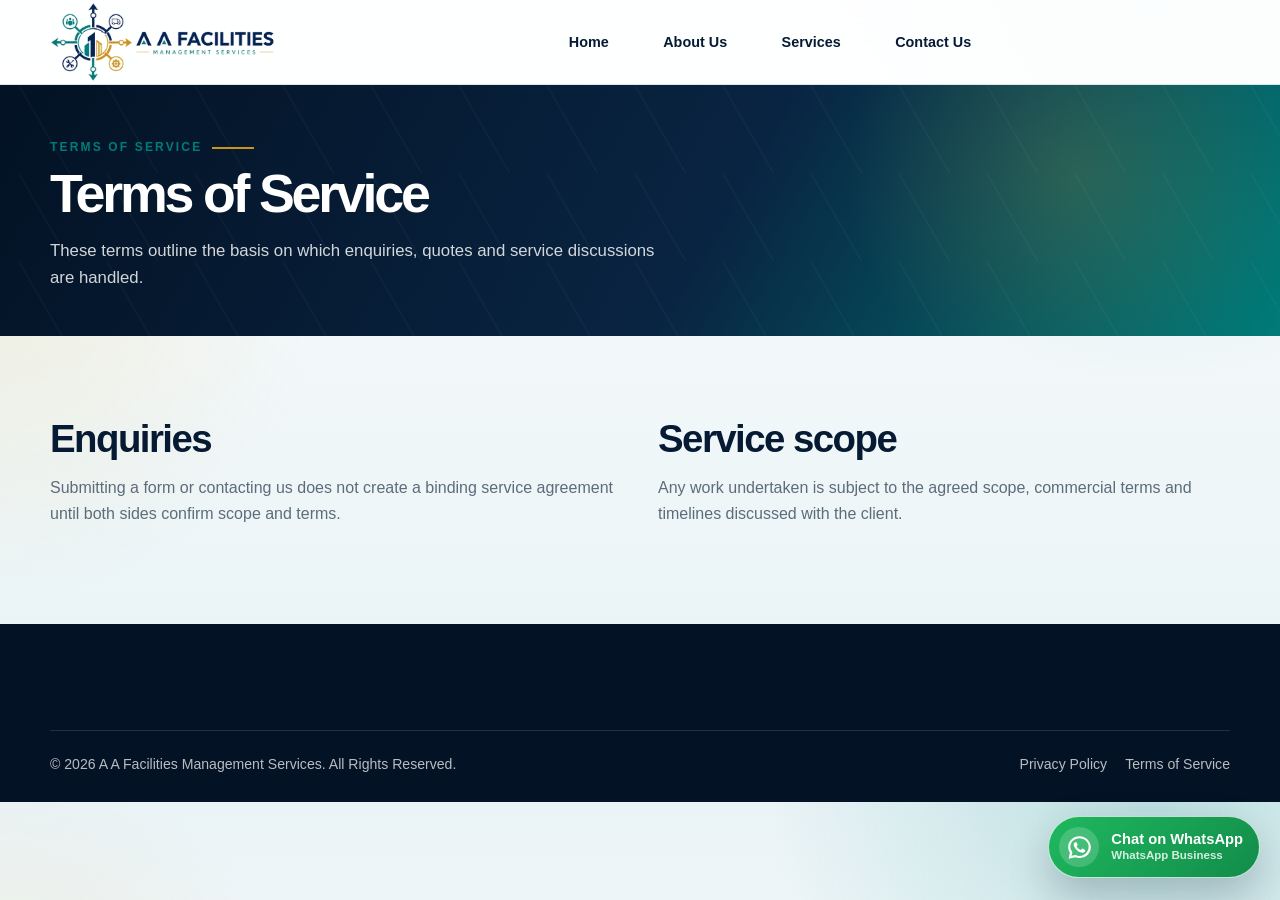
<file: pages/terms-of-service.html>
<!DOCTYPE html>
<html lang="en">
  <head>
    <meta charset="UTF-8">
    <meta name="viewport" content="width=device-width, initial-scale=1.0">
    <title>
      Terms of Service | A A Facilities Management Services
    </title>
    <meta name="description" content="Terms of Service for A A Facilities Management Services.">
    <meta name="robots" content="noindex,follow">
    <link rel="canonical" href="https://www.aafacilitymanagementservices.com/pages/terms-of-service.html">
    <link rel="icon" href="../assets/favicon.png" type="image/png">
    <link rel="stylesheet" href="../styles/main.css">
  </head>
  <body>
    <a class="skip-link" href="#main">Skip to content</a>
    <header class="site-header">
      <div class="container header-shell">
        <a class="brand" href="../index.html" aria-label="A A Facilities home">
          <img src="../assets/logo.webp" alt="A A Facilities Management Services logo">
        </a>
        <nav class="desktop-nav" aria-label="Primary navigation">
          <a class="nav-link" href="../index.html">Home</a>
          <a class="nav-link" href="about.html">About Us</a>
          <a class="nav-link" href="services.html">Services</a>
          <a class="nav-link" href="contact.html">Contact Us</a>
        </nav>
      </div>
    </header>
    <main id="main">
      <section class="page-banner">
        <div class="container">
          <div>
            <span class="eyebrow">Terms of Service</span>
            <h1>Terms of Service</h1>
            <p>These terms outline the basis on which enquiries, quotes and service discussions are handled.</p>
          </div>
        </div>
      </section>
      <section class="page-section">
        <div class="container detail-layout">
          <div>
            <h2>Enquiries</h2>
            <p>Submitting a form or contacting us does not create a binding service agreement until both sides confirm scope and terms.</p>
          </div>
          <div>
            <h2>Service scope</h2>
            <p>Any work undertaken is subject to the agreed scope, commercial terms and timelines discussed with the client.</p>
          </div>
        </div>
      </section>
    </main>
    <footer class="site-footer">
      <div class="container footer-bottom">
        <span>© 2026 A A Facilities Management Services. All Rights Reserved.</span>
        <div class="footer-bottom-links">
          <a href="privacy-policy.html">Privacy Policy</a>
          <a href="terms-of-service.html">Terms of Service</a>
        </div>
      </div>
    </footer>
    <script src="../script/main.js"></script>
  </body>
</html>
</file>
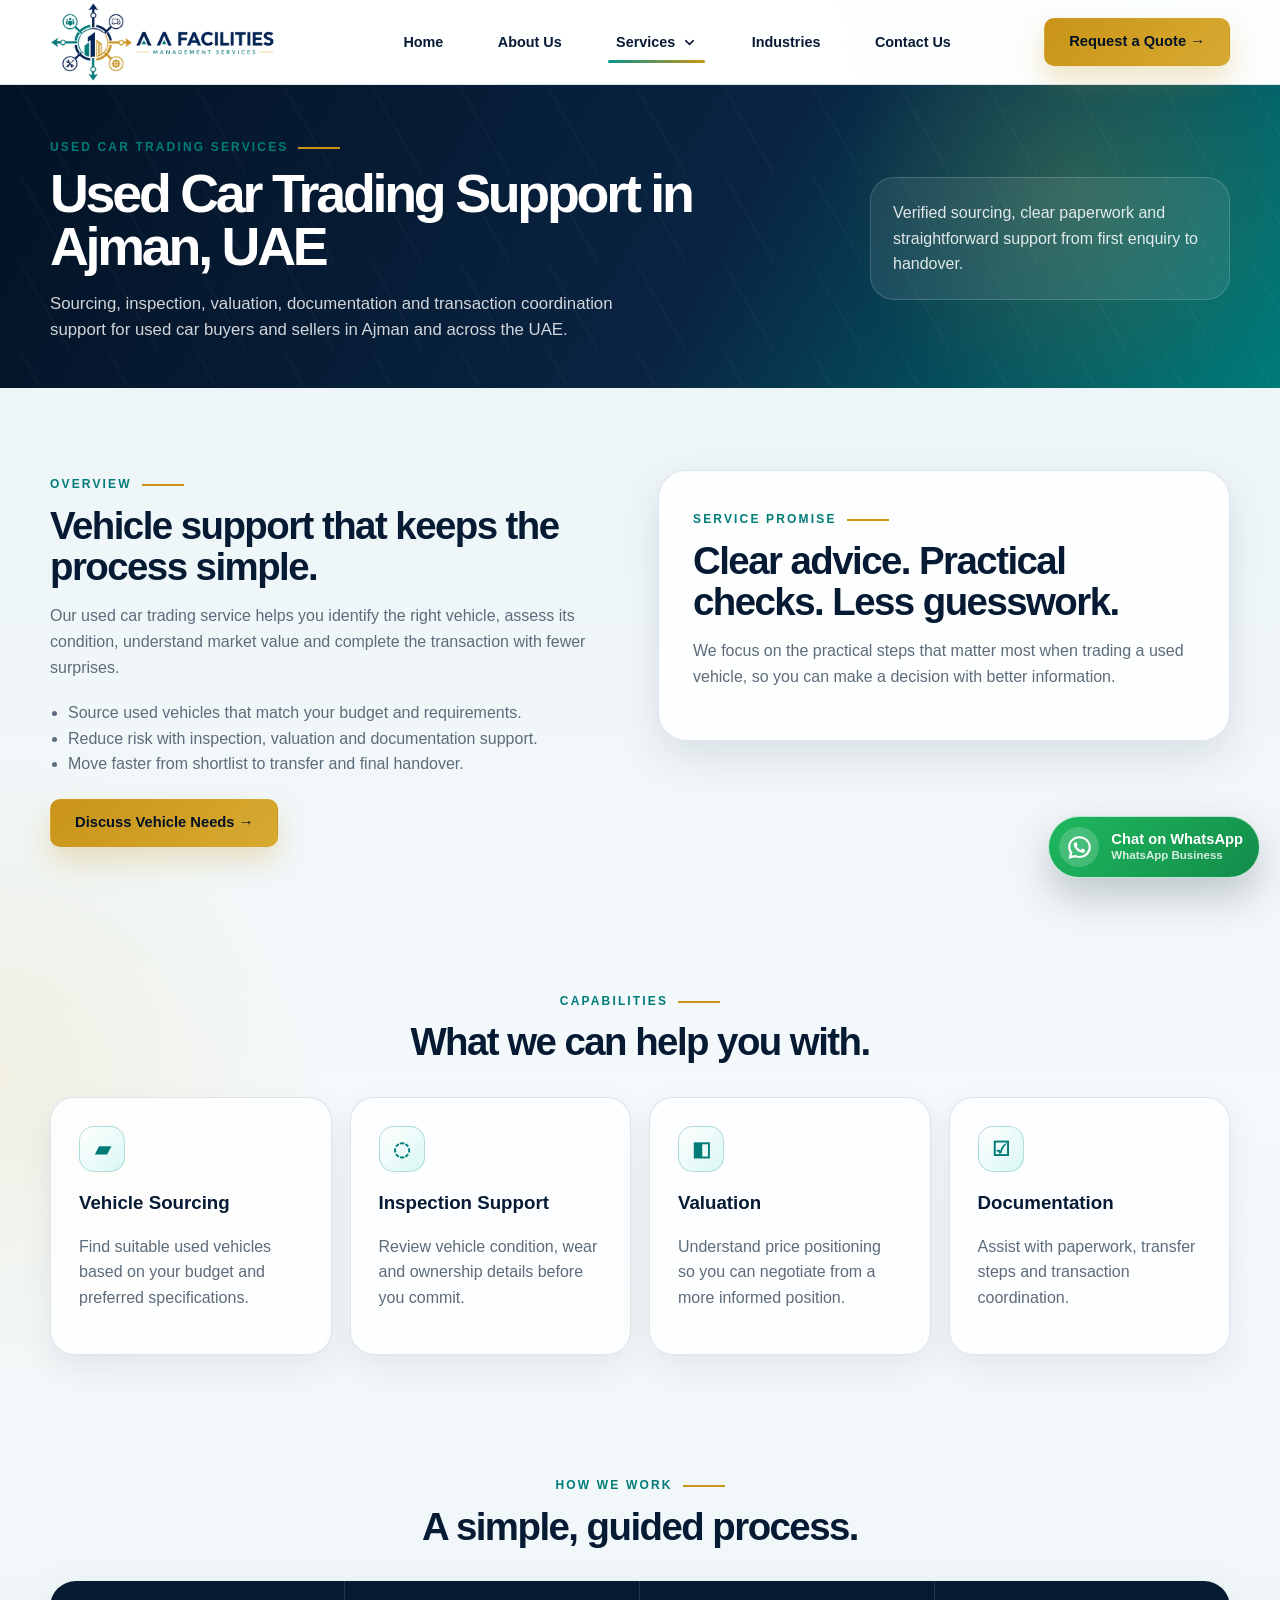
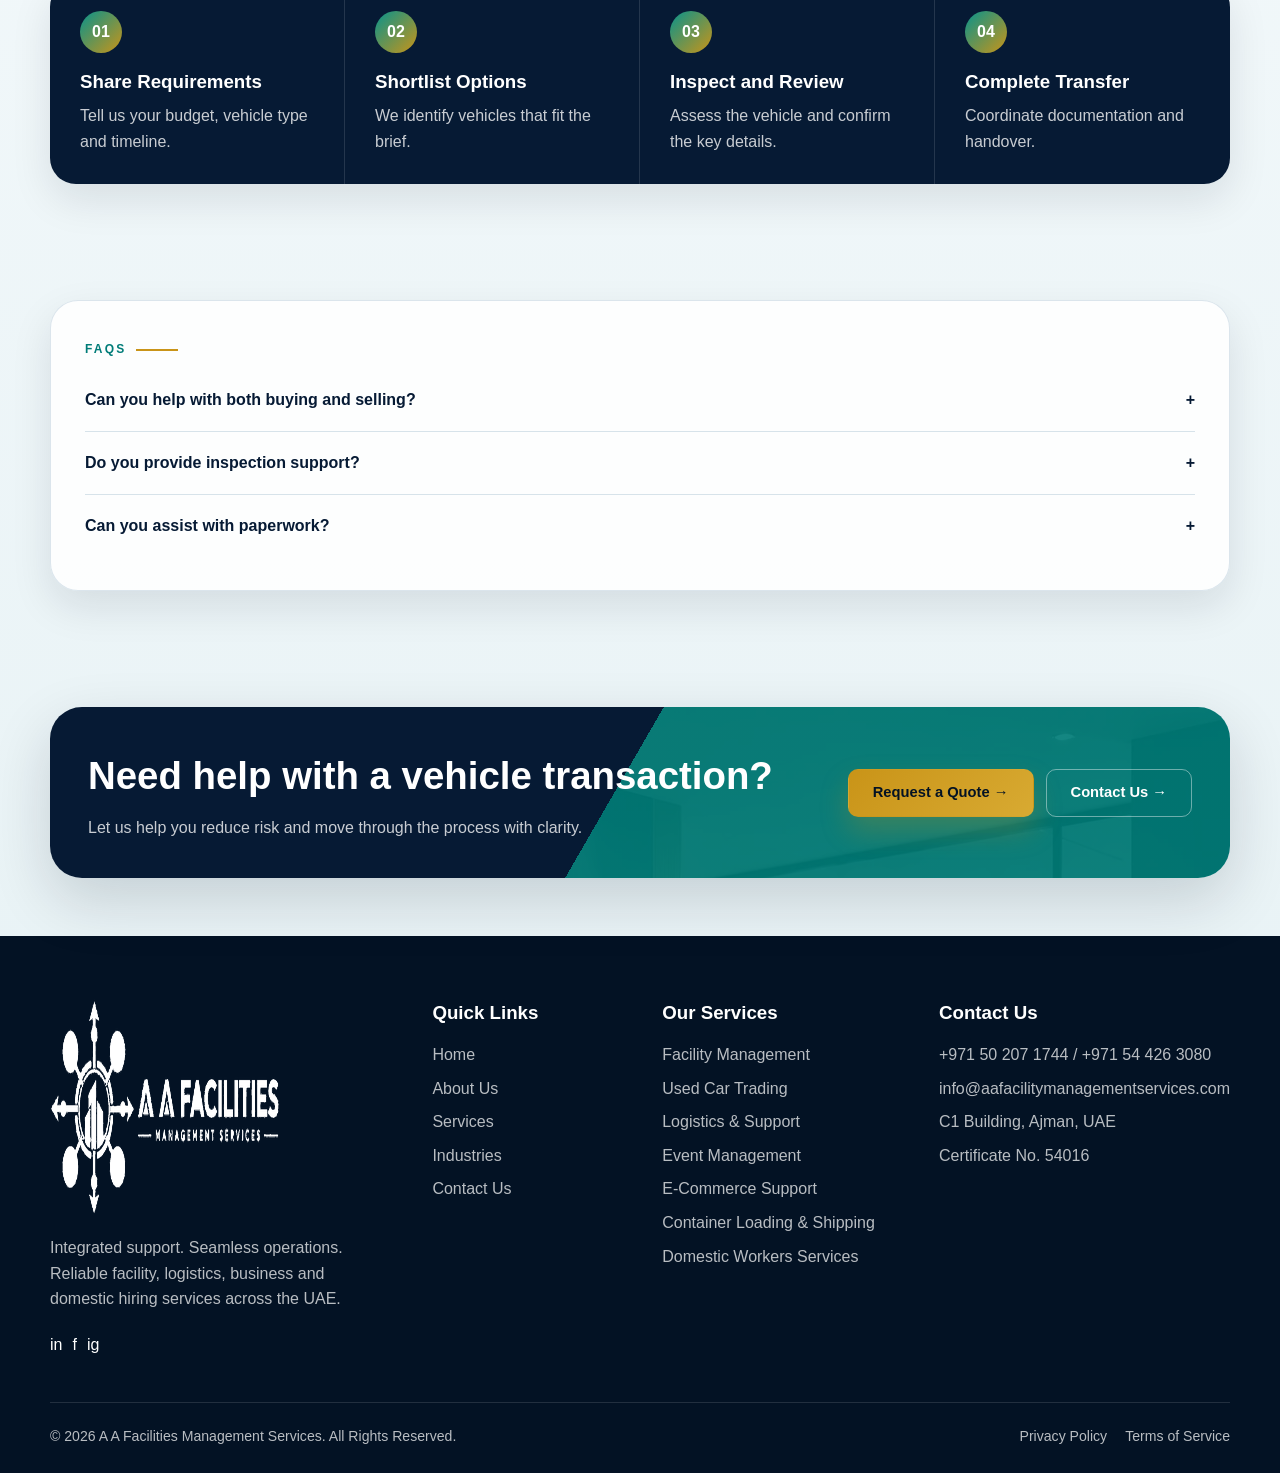
<file: pages/used-car-trading.html>
<!DOCTYPE html>

<html lang="en">
<head>
<meta charset="utf-8"/>
<meta content="width=device-width, initial-scale=1.0" name="viewport"/>
<title>Used Car Trading Support in Ajman, UAE | A A Facilities</title>
<meta content="Used car trading support for sourcing, inspection, valuation, documentation and transaction coordination in Ajman and across the UAE." name="description"/>
<link href="https://www.aafacilitymanagementservices.com/pages/used-car-trading.html" rel="canonical"/>
<meta content="index,follow,max-image-preview:large,max-snippet:-1,max-video-preview:-1" name="robots"/>
<meta content="#0f766e" name="theme-color"/>
<meta content="en_US" property="og:locale"/>
<meta content="website" property="og:type"/>
<meta content="A A Facilities Management Services" property="og:site_name"/>
<meta content="Used Car Trading Support in Ajman, UAE | A A Facilities" property="og:title"/>
<meta content="Used car trading support for sourcing, inspection, valuation, documentation and transaction coordination in Ajman and across the UAE." property="og:description"/>
<meta content="https://www.aafacilitymanagementservices.com/pages/used-car-trading.html" property="og:url"/>
<meta content="summary" name="twitter:card"/>
<meta content="Used Car Trading Support in Ajman, UAE | A A Facilities" name="twitter:title"/>
<meta content="Used car trading support for sourcing, inspection, valuation, documentation and transaction coordination in Ajman and across the UAE." name="twitter:description"/>
<script type="application/ld+json">{
  "@context": "https://schema.org",
  "@graph": [
    {
      "@type": "LocalBusiness",
      "@id": "https://www.aafacilitymanagementservices.com/#business",
      "name": "A A Facilities Management Services",
      "url": "https://www.aafacilitymanagementservices.com/",
      "logo": "https://www.aafacilitymanagementservices.com/assets/logo.webp",
      "image": "https://www.aafacilitymanagementservices.com/assets/logo.webp",
      "email": "info@aafacilitymanagementservices.com",
      "telephone": [
        "+971502071744",
        "+971544263080"
      ],
      "address": {
        "@type": "PostalAddress",
        "streetAddress": "C1 Building",
        "addressLocality": "Ajman",
        "addressCountry": "AE"
      },
      "areaServed": [
        "Ajman",
        "Dubai",
        "Sharjah",
        "United Arab Emirates"
      ],
      "priceRange": "Contact for quote"
    },
    {
      "@type": "WebPage",
      "@id": "https://www.aafacilitymanagementservices.com/pages/used-car-trading.html#webpage",
      "url": "https://www.aafacilitymanagementservices.com/pages/used-car-trading.html",
      "name": "Used Car Trading Support in Ajman, UAE | A A Facilities",
      "description": "Used car trading support for sourcing, inspection, valuation, documentation and transaction coordination in Ajman and across the UAE.",
      "isPartOf": {
        "@type": "WebSite",
        "@id": "https://www.aafacilitymanagementservices.com/#website",
        "name": "A A Facilities Management Services",
        "url": "https://www.aafacilitymanagementservices.com/"
      },
      "about": {
        "@id": "https://www.aafacilitymanagementservices.com/#business"
      }
    },
    {
      "@type": "Service",
      "@id": "https://www.aafacilitymanagementservices.com/pages/used-car-trading.html#service",
      "name": "Used car trading support services",
      "description": "Used car trading support for sourcing, inspection, valuation, documentation and transaction coordination in Ajman and across the UAE.",
      "provider": {
        "@id": "https://www.aafacilitymanagementservices.com/#business"
      },
      "areaServed": [
        {
          "@type": "Place",
          "name": "Ajman"
        },
        {
          "@type": "Place",
          "name": "United Arab Emirates"
        }
      ],
      "serviceType": "Used car trading support services",
      "url": "https://www.aafacilitymanagementservices.com/pages/used-car-trading.html"
    },
    {
      "@type": "BreadcrumbList",
      "@id": "https://www.aafacilitymanagementservices.com/pages/used-car-trading.html#breadcrumb",
      "itemListElement": [
        {
          "@type": "ListItem",
          "position": 1,
          "name": "Home",
          "item": "https://www.aafacilitymanagementservices.com/"
        },
        {
          "@type": "ListItem",
          "position": 2,
          "name": "Used Car Trading Support in Ajman, UAE",
          "item": "https://www.aafacilitymanagementservices.com/pages/used-car-trading.html"
        }
      ]
    },
    {
      "@type": "FAQPage",
      "@id": "https://www.aafacilitymanagementservices.com/pages/used-car-trading.html#faq",
      "mainEntity": [
        {
          "@type": "Question",
          "name": "Can you help with both buying and selling?",
          "acceptedAnswer": {
            "@type": "Answer",
            "text": "Yes. We support both sides of the transaction depending on your need."
          }
        },
        {
          "@type": "Question",
          "name": "Do you provide inspection support?",
          "acceptedAnswer": {
            "@type": "Answer",
            "text": "Yes. Inspection and basic valuation support are part of the service."
          }
        },
        {
          "@type": "Question",
          "name": "Can you assist with paperwork?",
          "acceptedAnswer": {
            "@type": "Answer",
            "text": "Yes. We help coordinate the documentation and transfer steps involved in the process."
          }
        }
      ]
    }
  ]
}</script><link href="../assets/favicon.png" rel="icon" type="image/png"/>
<link href="../styles/main.css" rel="stylesheet"/>
</head>
<body>
<a class="skip-link" href="#main">
      Skip to content
    </a>
<header class="site-header">
<div class="container header-shell">
<a aria-label="A A Facilities home" class="brand" href="../index.html">
<img alt="A A Facilities Management Services logo" decoding="async" height="219" loading="lazy" src="../assets/logo.webp" width="620"/>
</a>
<nav aria-label="Primary navigation" class="desktop-nav">
<a class="nav-link" href="../index.html">
            Home
          </a>
<a class="nav-link" href="about.html">
            About Us
          </a>
<div class="nav-dropdown">
<button class="nav-dropdown-trigger active" type="button">
              Services
              <span aria-hidden="true" class="dropdown-icon">
<svg focusable="false" viewbox="0 0 20 20">
<path d="M5 7.5L10 12.5L15 7.5" fill="none" stroke="currentColor" stroke-linecap="round" stroke-linejoin="round" stroke-width="2"></path>
</svg>
</span>
</button>
<div class="dropdown-panel">
<a href="facility-management.html">
<span class="icon-box">▥</span>
<span>
<strong>Facility Management</strong>
<small>End-to-end facility operations, maintenance, cleaning, technical support and supervision.</small>
</span>
</a>
<a href="used-car-trading.html">
<span class="icon-box">▰</span>
<span>
<strong>Used Car Trading</strong>
<small>Trusted sourcing, buying, selling, inspection and documentation support for used vehicles.</small>
</span>
</a>
<a href="logistics-support.html">
<span class="icon-box">▣</span>
<span>
<strong>Logistics &amp; Support</strong>
<small>Reliable delivery coordination, cargo handling and operational movement support.</small>
</span>
</a>
<a href="event-management.html">
<span class="icon-box">✦</span>
<span>
<strong>Event Management</strong>
<small>Professional planning, setup, logistics and coordination for corporate and private events.</small>
</span>
</a>
<a href="e-commerce-support.html">
<span class="icon-box">◧</span>
<span>
<strong>E-Commerce Support</strong>
<small>Support for digital sales, order processing, fulfilment and customer operations.</small>
</span>
</a>
<a href="container-loading-shipping.html">
<span class="icon-box">▤</span>
<span>
<strong>Container Loading &amp; Shipping</strong>
<small>Safe container loading, cargo handling and shipping coordination for trade operations.</small>
</span>
</a>
<a href="domestic-workers-services.html">
<span class="icon-box">◉</span>
<span>
<strong>Domestic Workers Services</strong>
<small>Direct hiring support for trained domestic workers, housemaids and reliable home help.</small>
</span>
</a>
</div>
</div>
<a class="nav-link" href="services.html#industries">
            Industries
          </a>
<a class="nav-link" href="contact.html">
            Contact Us
          </a>
</nav>
<div class="header-actions">
<button class="btn btn-gold" data-open-quote="" type="button">
            Request a Quote →
          </button>
<button aria-expanded="false" aria-label="Open menu" class="menu-toggle" data-menu-toggle="" type="button">
<span></span>
</button>
</div>
</div>
</header>
<div class="mobile-menu" data-mobile-menu="">
<div class="mobile-menu-inner">
<a href="../index.html">Home <span>→</span></a>
<a href="about.html">About Us <span>→</span></a>
<button aria-expanded="false" class="mobile-service-toggle" data-mobile-services-toggle="" type="button">
          Services <span>+</span>
</button>
<div class="mobile-submenu" data-mobile-submenu="">
<a href="facility-management.html">Facility Management</a>
<a href="used-car-trading.html">Used Car Trading</a>
<a href="logistics-support.html">Logistics &amp; Support</a>
<a href="event-management.html">Event Management</a>
<a href="e-commerce-support.html">E-Commerce Support</a>
<a href="container-loading-shipping.html">Container Loading &amp; Shipping</a>
<a href="domestic-workers-services.html">Domestic Workers Services</a>
</div>
<a href="services.html#industries">Industries <span>→</span></a>
<a href="contact.html">Contact Us <span>→</span></a>
<button class="btn btn-gold mobile-cta" data-open-quote="" type="button">
          Request a Quote →
        </button>
</div>
</div>
<main id="main">
<section class="page-banner">
<div class="container">
<div data-animate="">
<span class="eyebrow">Used Car Trading Services</span>
<h1>Used Car Trading Support in Ajman, UAE</h1>
<p>Sourcing, inspection, valuation, documentation and transaction coordination support for used car buyers and sellers in Ajman and across the UAE.</p>
</div>
<div class="banner-chip" data-animate="">
            Verified sourcing, clear paperwork and straightforward support from first enquiry to handover.
          </div>
</div>
</section>
<section class="page-section">
<div class="container detail-layout">
<div data-animate="">
<span class="eyebrow">Overview</span>
<h2>Vehicle support that keeps the process simple.</h2>
<p>
              Our used car trading service helps you identify the right vehicle, assess its condition, understand market value and complete the transaction with fewer surprises.
            </p>
<ul class="value-list">
<li>Source used vehicles that match your budget and requirements.</li>
<li>Reduce risk with inspection, valuation and documentation support.</li>
<li>Move faster from shortlist to transfer and final handover.</li>
</ul>
<button class="btn btn-gold" data-open-quote="" type="button">
              Discuss Vehicle Needs →
            </button>
</div>
<div class="feature-panel" data-animate="">
<span class="eyebrow">Service promise</span>
<h2>Clear advice. Practical checks. Less guesswork.</h2>
<p>
              We focus on the practical steps that matter most when trading a used vehicle, so you can make a decision with better information.
            </p>
</div>
</div>
</section>
<section class="page-section compact">
<div class="container">
<div class="section-intro centered" data-animate="">
<span class="eyebrow">Capabilities</span>
<h2>What we can help you with.</h2>
</div>
<div class="capability-grid">
<div class="capability-card" data-animate="">
<span class="icon-box">▰</span>
<h3>Vehicle Sourcing</h3>
<p>Find suitable used vehicles based on your budget and preferred specifications.</p>
</div>
<div class="capability-card" data-animate="">
<span class="icon-box">◌</span>
<h3>Inspection Support</h3>
<p>Review vehicle condition, wear and ownership details before you commit.</p>
</div>
<div class="capability-card" data-animate="">
<span class="icon-box">◧</span>
<h3>Valuation</h3>
<p>Understand price positioning so you can negotiate from a more informed position.</p>
</div>
<div class="capability-card" data-animate="">
<span class="icon-box">☑</span>
<h3>Documentation</h3>
<p>Assist with paperwork, transfer steps and transaction coordination.</p>
</div>
</div>
</div>
</section>
<section class="page-section compact">
<div class="container">
<div class="section-intro centered" data-animate="">
<span class="eyebrow">How we work</span>
<h2>A simple, guided process.</h2>
</div>
<div class="process-strip" data-animate="">
<div class="process-step">
<strong>01</strong>
<h3>Share Requirements</h3>
<p>Tell us your budget, vehicle type and timeline.</p>
</div>
<div class="process-step">
<strong>02</strong>
<h3>Shortlist Options</h3>
<p>We identify vehicles that fit the brief.</p>
</div>
<div class="process-step">
<strong>03</strong>
<h3>Inspect and Review</h3>
<p>Assess the vehicle and confirm the key details.</p>
</div>
<div class="process-step">
<strong>04</strong>
<h3>Complete Transfer</h3>
<p>Coordinate documentation and handover.</p>
</div>
</div>
</div>
</section>
<section class="page-section compact">
<div class="container faq-list" data-animate="">
<span class="eyebrow">FAQs</span>
<div class="faq-item" data-faq-item="">
<button class="faq-question" type="button">
              Can you help with both buying and selling?
              <span>+</span>
</button>
<div class="faq-answer"><div><p>Yes. We support both sides of the transaction depending on your need.</p></div></div>
</div>
<div class="faq-item" data-faq-item="">
<button class="faq-question" type="button">
              Do you provide inspection support?
              <span>+</span>
</button>
<div class="faq-answer"><div><p>Yes. Inspection and basic valuation support are part of the service.</p></div></div>
</div>
<div class="faq-item" data-faq-item="">
<button class="faq-question" type="button">
              Can you assist with paperwork?
              <span>+</span>
</button>
<div class="faq-answer"><div><p>Yes. We help coordinate the documentation and transfer steps involved in the process.</p></div></div>
</div>
</div>
</section>
<section class="section compact">
<div class="container cta-band" data-animate="">
<div class="cta-inner">
<div>
<h2>Need help with a vehicle transaction?</h2>
<p>Let us help you reduce risk and move through the process with clarity.</p>
</div>
<div class="hero-actions">
<button class="btn btn-gold" data-open-quote="" type="button">
                Request a Quote →
              </button>
<a class="btn btn-outline light" href="contact.html">
                Contact Us →
              </a>
</div>
</div>
</div>
</section>
</main>
<footer class="site-footer">
<div class="container footer-grid">
<div class="footer-brand">
<img alt="A A Facilities logo" decoding="async" height="219" loading="lazy" src="../assets/logo.webp" width="620"/>
<p>
            Integrated support. Seamless operations. Reliable facility, logistics, business and domestic hiring services across the UAE.
          </p>
<div aria-label="Social media links" class="socials">
<span aria-label="LinkedIn">in</span>
<span aria-label="Facebook">f</span>
<span aria-label="Instagram">ig</span>
</div>
</div>
<div class="footer-column">
<h3>Quick Links</h3>
<ul>
<li><a href="../index.html">Home</a></li>
<li><a href="about.html">About Us</a></li>
<li><a href="services.html">Services</a></li>
<li><a href="services.html#industries">Industries</a></li>
<li><a href="contact.html">Contact Us</a></li>
</ul>
</div>
<div class="footer-column">
<h3>Our Services</h3>
<ul>
<li><a href="facility-management.html">Facility Management</a></li>
<li><a href="used-car-trading.html">Used Car Trading</a></li>
<li><a href="logistics-support.html">Logistics &amp; Support</a></li>
<li><a href="event-management.html">Event Management</a></li>
<li><a href="e-commerce-support.html">E-Commerce Support</a></li>
<li><a href="container-loading-shipping.html">Container Loading &amp; Shipping</a></li>
<li><a href="domestic-workers-services.html">Domestic Workers Services</a></li>
</ul>
</div>
<div class="footer-column">
<h3>Contact Us</h3>
<ul>
<li>+971 50 207 1744 / +971 54 426 3080</li>
<li>info@aafacilitymanagementservices.com</li>
<li>C1 Building, Ajman, UAE</li>
<li>Certificate No. 54016</li>
</ul>
</div>
</div>
<div class="container footer-bottom">
<span>© 2026 A A Facilities Management Services. All Rights Reserved.</span>
<div class="footer-bottom-links">
<a href="privacy-policy.html">Privacy Policy</a>
<a href="terms-of-service.html">Terms of Service</a>
</div>
</div>
</footer>
<div class="modal-backdrop" data-quote-modal="">
<div aria-labelledby="quote-modal-title" aria-modal="true" class="quote-modal" role="dialog">
<div class="modal-head">
<div>
<h2 id="quote-modal-title">Request a Quote</h2>
<p>Tell us your requirement and our team will get back to you shortly.</p>
</div>
<button aria-label="Close modal" class="close-modal" data-close-modal="" type="button">×</button>
</div>
<form action="/api/quote" class="quote-form" data-quote-form="" method="POST">
<div class="form-grid">
<div class="form-field">
<label for="quote-name">Full Name</label>
<input id="quote-name" name="quote-name" placeholder="Enter your name" required="" type="text"/>
</div>
<div class="form-field">
<label for="quote-email">Email Address</label>
<input id="quote-email" name="quote-email" placeholder="Enter your email" required="" type="email"/>
</div>
<div class="form-field">
<label for="quote-phone">Phone Number</label>
<input id="quote-phone" name="quote-phone" placeholder="Enter your phone number" type="tel"/>
</div>
<div class="form-field">
<label for="quote-service">Service Needed</label>
<select id="quote-service" name="quote-service" required="">
<option value="">Select a service</option>
<option>Facility Management</option>
<option>Used Car Trading</option>
<option>Logistics &amp; Support</option>
<option>Event Management</option>
<option>E-Commerce Support</option>
<option>Container Loading &amp; Shipping</option>
<option>Domestic Workers Services</option>
</select>
</div>
<div class="form-field full">
<label for="quote-details">Project Details</label>
<textarea id="quote-details" name="quote-details" placeholder="Briefly describe your requirement..."></textarea>
</div>
</div>
<div class="hero-actions">
<button class="btn btn-gold" type="submit">Submit Request →</button>
<button class="btn btn-outline" data-close-modal="" type="button">Cancel</button>
</div>
</form>
<div class="success-message" data-success-message="">
<div class="success-check">✓</div>
<h2>Request Submitted Successfully!</h2>
<p>Thank you for reaching out. Our team will contact you shortly.</p>
<button class="btn btn-primary" data-close-modal="" type="button">Close →</button>
</div>
</div>
</div>
<script src="../script/main.js"></script>
</body>
</html>
</file>
<file: styles/main.css>
:root {
  --navy-950: #031224;
  --navy-900: #061a34;
  --navy-850: #092442;
  --navy-800: #0f3158;
  --teal-700: #007c78;
  --teal-600: #07938d;
  --teal-500: #0fb2a7;
  --teal-soft: #d9f7f4;
  --gold-700: #a97a09;
  --gold-600: #c99418;
  --gold-500: #d8aa32;
  --gold-soft: #fff2ca;
  --blue-soft: #e5f1ff;
  --orange-soft: #fff0df;
  --green-soft: #e3f7e8;
  --purple-soft: #efeaff;
  --ink: #102033;
  --muted: #5c6c7a;
  --line: #d7e3ea;
  --panel: #eef6f8;
  --panel-strong: #e4f1f4;
  --white: #ffffff;
  --shadow-soft: 0 22px 60px rgba(3, 18, 36, 0.16);
  --shadow-card: 0 16px 40px rgba(3, 18, 36, 0.10);
  --radius-xl: 34px;
  --radius-lg: 24px;
  --radius-md: 16px;
  --radius-sm: 10px;
  --container: 1180px;
  --header-height: 84px;
}

* {
  box-sizing: border-box;
}

html {
  scroll-behavior: smooth;
}

body {
  margin: 0;
  color: var(--ink);
  background:
    radial-gradient(circle at 90% 0%, rgba(7, 147, 141, 0.20), transparent 380px),
    radial-gradient(circle at 0% 35%, rgba(216, 170, 50, 0.12), transparent 320px),
    linear-gradient(180deg, #eaf3f6 0%, #f4f9fb 36%, #e5f1f4 100%);
  font-family: Inter, Arial, Helvetica, sans-serif;
  line-height: 1.6;
  overflow-x: hidden;
}

body.menu-open,
body.modal-open {
  overflow: hidden;
}

a {
  color: inherit;
  text-decoration: none;
}

img,
svg {
  display: block;
  max-width: 100%;
}

button,
input,
select,
textarea {
  font: inherit;
}

.container {
  width: min(var(--container), calc(100% - 40px));
  margin-inline: auto;
}

.skip-link {
  position: fixed;
  left: 18px;
  top: -100px;
  z-index: 1000;
  padding: 10px 14px;
  border-radius: 999px;
  background: var(--gold-600);
  color: var(--navy-950);
  font-weight: 900;
  transition: top 0.25s ease;
}

.skip-link:focus {
  top: 18px;
}

.text-teal {
  color: var(--teal-500);
}

.text-gold {
  color: var(--gold-500);
}

.eyebrow {
  display: inline-flex;
  align-items: center;
  gap: 10px;
  margin-bottom: 10px;
  color: var(--teal-700);
  font-size: 0.75rem;
  font-weight: 900;
  letter-spacing: 0.18em;
  text-transform: uppercase;
}

.eyebrow::after {
  content: "";
  width: 42px;
  height: 2px;
  background: var(--gold-600);
}

.site-header {
  position: sticky;
  top: 0;
  z-index: 100;
  min-height: var(--header-height);
  border-bottom: 1px solid rgba(215, 227, 234, 0.9);
  background: rgba(255, 255, 255, 0.94);
  backdrop-filter: blur(16px);
}

.header-shell {
  display: grid;
  grid-template-columns: 260px minmax(500px, 1fr) auto;
  align-items: center;
  gap: 30px;
  min-height: var(--header-height);
}

.brand img {
  width: 225px;
  height: auto;
}

.desktop-nav {
  display: flex;
  align-items: center;
  justify-content: center;
  gap: 26px;
}

.nav-link,
.nav-dropdown-trigger {
  position: relative;
  display: inline-flex;
  align-items: center;
  min-height: 48px;
  padding: 0 4px;
  border: 0;
  background: transparent;
  color: var(--navy-900);
  font-size: 0.9rem;
  font-weight: 850;
  cursor: pointer;
  transition: color 0.25s ease, transform 0.25s ease;
}

.nav-link:hover,
.nav-dropdown-trigger:hover {
  color: var(--teal-700);
  transform: translateY(-1px);
}

.nav-link::after,
.nav-dropdown-trigger::after {
  content: "";
  position: absolute;
  left: 0;
  right: 0;
  bottom: 3px;
  height: 3px;
  border-radius: 999px;
  background: linear-gradient(90deg, var(--teal-600), var(--gold-600));
  transform: scaleX(0);
  transform-origin: center;
  transition: transform 0.25s ease;
}

.nav-link:hover::after,
.nav-link.active::after,
.nav-dropdown-trigger:hover::after,
.nav-dropdown-trigger.active::after {
  transform: scaleX(1);
}

.nav-dropdown {
  position: relative;
}

.dropdown-panel {
  position: absolute;
  top: calc(100% + 12px);
  left: 50%;
  z-index: 20;
  display: grid;
  grid-template-columns: repeat(2, minmax(260px, 1fr));
  width: 650px;
  padding: 14px;
  border: 1px solid rgba(215, 227, 234, 0.95);
  border-radius: 24px;
  background: var(--white);
  box-shadow: var(--shadow-soft);
  opacity: 0;
  visibility: hidden;
  transform: translate(-50%, 16px) scale(0.98);
  transition: opacity 0.24s ease, transform 0.24s ease, visibility 0.24s ease;
}

.nav-dropdown:hover .dropdown-panel,
.nav-dropdown:focus-within .dropdown-panel {
  opacity: 1;
  visibility: visible;
  transform: translate(-50%, 0) scale(1);
}

.dropdown-panel a {
  display: grid;
  grid-template-columns: 44px 1fr;
  gap: 12px;
  align-items: start;
  padding: 14px;
  border-radius: 16px;
  transition: background 0.25s ease, transform 0.25s ease;
}

.dropdown-panel a:hover {
  background: #eef8f7;
  transform: translateY(-3px);
}

.dropdown-panel strong {
  display: block;
  margin-bottom: 2px;
  color: var(--navy-900);
  font-size: 0.92rem;
}

.dropdown-panel small {
  display: block;
  color: var(--muted);
  font-size: 0.79rem;
  line-height: 1.36;
}

.header-actions {
  display: flex;
  align-items: center;
  justify-content: flex-end;
  gap: 12px;
}

.btn {
  display: inline-flex;
  align-items: center;
  justify-content: center;
  gap: 9px;
  min-height: 48px;
  padding: 0 24px;
  border: 1px solid transparent;
  border-radius: 10px;
  font-size: 0.92rem;
  font-weight: 900;
  cursor: pointer;
  transition: transform 0.25s ease, box-shadow 0.25s ease, background 0.25s ease, border-color 0.25s ease;
}

.btn:hover {
  transform: translateY(-3px);
}

.btn-primary {
  background: linear-gradient(135deg, var(--teal-700), var(--teal-500));
  color: var(--white);
  box-shadow: 0 14px 30px rgba(0, 124, 120, 0.26);
}

.btn-gold {
  background: linear-gradient(135deg, var(--gold-600), var(--gold-500));
  color: var(--navy-950);
  box-shadow: 0 14px 28px rgba(201, 148, 24, 0.25);
}

.btn-dark {
  background: var(--navy-900);
  color: var(--white);
  box-shadow: 0 14px 30px rgba(3, 18, 36, 0.18);
}

.btn-outline {
  border-color: rgba(6, 26, 52, 0.22);
  background: transparent;
  color: var(--navy-900);
}

.btn-outline.light {
  border-color: rgba(255, 255, 255, 0.42);
  color: var(--white);
}

.btn-outline.light:hover {
  background: rgba(255, 255, 255, 0.12);
}

.menu-toggle {
  display: none;
  width: 46px;
  height: 46px;
  border: 1px solid var(--line);
  border-radius: 13px;
  background: var(--white);
  cursor: pointer;
}

.menu-toggle span,
.menu-toggle span::before,
.menu-toggle span::after {
  display: block;
  width: 20px;
  height: 2px;
  margin: auto;
  border-radius: 999px;
  background: var(--navy-900);
  transition: transform 0.25s ease, opacity 0.25s ease;
}

.menu-toggle span::before,
.menu-toggle span::after {
  content: "";
  position: relative;
}

.menu-toggle span::before {
  top: -7px;
}

.menu-toggle span::after {
  top: 5px;
}

.menu-toggle[aria-expanded="true"] span {
  transform: rotate(45deg);
}

.menu-toggle[aria-expanded="true"] span::before {
  opacity: 0;
}

.menu-toggle[aria-expanded="true"] span::after {
  top: 0;
  transform: rotate(-90deg);
}

.mobile-menu {
  position: fixed;
  inset: var(--header-height) 18px auto 18px;
  z-index: 90;
  display: none;
}

.mobile-menu.open {
  display: block;
}

.mobile-menu-inner {
  max-height: calc(100vh - 110px);
  padding: 16px;
  overflow-y: auto;
  border: 1px solid rgba(215, 227, 234, 0.9);
  border-radius: 24px;
  background: var(--navy-900);
  box-shadow: var(--shadow-soft);
}

.mobile-menu a,
.mobile-service-toggle {
  display: flex;
  align-items: center;
  justify-content: space-between;
  width: 100%;
  min-height: 48px;
  padding: 0 12px;
  border: 0;
  border-bottom: 1px solid rgba(255, 255, 255, 0.09);
  background: transparent;
  color: var(--white);
  font-weight: 850;
  text-align: left;
}

.mobile-submenu {
  display: none;
  padding: 8px 0 10px 14px;
}

.mobile-submenu.open {
  display: block;
}

.mobile-submenu a {
  min-height: 38px;
  color: rgba(255, 255, 255, 0.82);
  font-size: 0.92rem;
}

.mobile-cta {
  width: 100%;
  margin-top: 12px;
}

/* Home page */
.hero {
  position: relative;
  overflow: hidden;
  padding: 76px 0 62px;
  background:
    linear-gradient(115deg, rgba(3, 18, 36, 0.98) 0%, rgba(6, 26, 52, 0.96) 47%, rgba(0, 124, 120, 0.88) 100%);
  color: var(--white);
}

.hero::before {
  content: "";
  position: absolute;
  inset: 0;
  opacity: 0.22;
  background-image:
    linear-gradient(60deg, transparent 49%, rgba(255, 255, 255, 0.15) 50%, transparent 51%),
    radial-gradient(circle at 18% 16%, rgba(216, 170, 50, 0.32), transparent 250px);
  background-size: 90px 90px, auto;
}

.hero-grid {
  position: relative;
  display: grid;
  grid-template-columns: 0.88fr 1.12fr;
  align-items: center;
  gap: 52px;
}

.hero h1,
.page-banner h1 {
  margin: 0 0 18px;
  font-size: clamp(2.5rem, 5vw, 5rem);
  line-height: 0.98;
  letter-spacing: -0.06em;
}

.hero p,
.page-banner p {
  max-width: 620px;
  margin: 0 0 28px;
  color: rgba(255, 255, 255, 0.82);
  font-size: 1.05rem;
}

.hero-actions {
  display: flex;
  flex-wrap: wrap;
  gap: 12px;
}

.hero-visual {
  position: relative;
  display: grid;
  grid-template-columns: 1.16fr 0.84fr;
  grid-auto-rows: 155px;
  gap: 12px;
  transform: perspective(1100px) rotateY(-7deg);
  transform-origin: left center;
}

.hero-visual::after {
  content: "";
  position: absolute;
  inset: -16px;
  border: 1px solid rgba(255, 255, 255, 0.22);
  border-radius: 30px;
  pointer-events: none;
}

.visual-tile {
  position: relative;
  display: flex;
  align-items: flex-end;
  min-height: 120px;
  overflow: hidden;
  border-radius: 22px;
  background-position: center;
  background-size: cover;
  box-shadow: 0 24px 50px rgba(0, 0, 0, 0.24);
  transition: transform 0.3s ease, box-shadow 0.3s ease;
}

.visual-tile:hover {
  transform: translateY(-5px) scale(1.02);
}

.visual-tile::before {
  content: "";
  position: absolute;
  inset: 0;
  background: linear-gradient(180deg, transparent 35%, rgba(3, 18, 36, 0.78));
}

.visual-tile span {
  position: relative;
  z-index: 1;
  padding: 18px;
  color: var(--white);
  font-size: 0.82rem;
  font-weight: 900;
  letter-spacing: 0.06em;
  text-transform: uppercase;
}

.tile-large {
  grid-row: span 2;
}

.trust-strip {
  padding: 0;
  background: linear-gradient(90deg, #f6fbfc, #e5f2f5);
  box-shadow: inset 0 -1px 0 var(--line);
}

.trust-grid {
  display: grid;
  grid-template-columns: repeat(4, 1fr);
}

.trust-item {
  display: flex;
  gap: 14px;
  align-items: center;
  padding: 24px 18px;
  border-right: 1px solid var(--line);
}

.trust-item:last-child {
  border-right: 0;
}

.trust-icon,
.icon-box {
  display: inline-flex;
  align-items: center;
  justify-content: center;
  flex: 0 0 auto;
  width: 46px;
  height: 46px;
  border: 1px solid rgba(0, 124, 120, 0.25);
  border-radius: 15px;
  background: linear-gradient(135deg, var(--white), var(--teal-soft));
  color: var(--teal-700);
  font-size: 1.25rem;
  font-weight: 900;
}

.trust-item strong {
  display: block;
  color: var(--navy-900);
  line-height: 1.25;
}

.trust-item span:not(.trust-icon) {
  display: block;
  color: var(--muted);
  font-size: 0.84rem;
}

/* Shared section layout used across pages */
.section,
.page-section {
  padding: 82px 0;
}

.section.compact,
.page-section.compact {
  padding: 58px 0;
}

/* Home page content split blocks */
.split-section {
  display: grid;
  grid-template-columns: 0.82fr 1.18fr;
  align-items: center;
  gap: 52px;
}

.split-section h2,
.section-intro h2,
.page-section h2,
.feature-panel h2,
.domestic-band h2,
.office-panel h2,
.form-panel h2 {
  margin: 0 0 14px;
  color: var(--navy-900);
  font-size: clamp(1.85rem, 3vw, 3.2rem);
  line-height: 1.08;
  letter-spacing: -0.04em;
}

.split-section p,
.section-intro p,
.page-section p {
  color: var(--muted);
}

.split-visual {
  min-height: 360px;
  border-radius: 32px;
  background-size: cover;
  background-position: center;
  box-shadow: var(--shadow-card);
  clip-path: polygon(8% 0, 100% 0, 92% 100%, 0 100%);
}

.section-intro {
  display: flex;
  align-items: end;
  justify-content: space-between;
  gap: 30px;
  margin-bottom: 34px;
}

.section-intro.centered {
  display: block;
  max-width: 760px;
  margin-inline: auto;
  text-align: center;
}

.section-intro.centered .eyebrow {
  justify-content: center;
}

/* Home page and services page cards */
.service-grid {
  display: grid;
  grid-template-columns: repeat(3, 1fr);
  gap: 24px;
}

.service-card {
  position: relative;
  overflow: hidden;
  min-height: 390px;
  border: 1px solid rgba(215, 227, 234, 0.88);
  border-radius: 26px;
  background: var(--white);
  box-shadow: var(--shadow-card);
  transition: transform 0.3s ease, box-shadow 0.3s ease, border-color 0.3s ease;
}

.service-card:hover {
  transform: translateY(-9px);
  box-shadow: 0 24px 54px rgba(3, 18, 36, 0.18);
  border-color: rgba(0, 124, 120, 0.32);
}

.service-card.featured {
  border-color: rgba(216, 170, 50, 0.52);
  background: linear-gradient(180deg, var(--white), var(--gold-soft));
}

.service-card:nth-child(3n + 1) .icon-box {
  color: #0b5bd3;
  background: var(--blue-soft);
}

.service-card:nth-child(3n + 2) .icon-box {
  color: var(--teal-700);
  background: var(--teal-soft);
}

.service-card:nth-child(3n + 3) .icon-box {
  color: var(--gold-700);
  background: var(--gold-soft);
}

.card-image {
  height: 160px;
  background-size: cover;
  background-position: center;
}

.card-body {
  padding: 26px;
}

.card-body h3 {
  margin: 16px 0 10px;
  color: var(--navy-900);
  font-size: 1.25rem;
  line-height: 1.18;
}

.card-body p {
  margin: 0 0 16px;
  color: var(--muted);
}

.card-body ul {
  margin: 0 0 18px;
  padding-left: 18px;
  color: var(--ink);
  font-size: 0.92rem;
}

.card-link {
  color: var(--teal-700);
  font-weight: 900;
}

/* Facility management page process steps */
.process-strip {
  display: grid;
  grid-template-columns: repeat(4, 1fr);
  overflow: hidden;
  border-radius: 26px;
  background: var(--navy-900);
  box-shadow: var(--shadow-card);
}

.process-step {
  position: relative;
  padding: 30px;
  color: var(--white);
}

.process-step:not(:last-child) {
  border-right: 1px solid rgba(255, 255, 255, 0.12);
}

.process-step strong {
  display: inline-flex;
  align-items: center;
  justify-content: center;
  width: 42px;
  height: 42px;
  margin-bottom: 14px;
  border-radius: 999px;
  background: linear-gradient(135deg, var(--teal-600), var(--gold-600));
  color: var(--white);
}

.process-step h3 {
  margin: 0 0 6px;
}

.process-step p {
  margin: 0;
  color: rgba(255, 255, 255, 0.78);
}

/* About page feature and value blocks */
.feature-grid,
.values-grid {
  display: grid;
  grid-template-columns: repeat(4, 1fr);
  gap: 20px;
}

.feature-card,
.value-card,
.contact-card,
.stat-card,
.capability-card {
  padding: 28px;
  border: 1px solid rgba(215, 227, 234, 0.9);
  border-radius: 24px;
  background: rgba(255, 255, 255, 0.82);
  box-shadow: 0 12px 32px rgba(3, 18, 36, 0.07);
  transition: transform 0.28s ease, box-shadow 0.28s ease, background 0.28s ease;
}

.feature-card:hover,
.value-card:hover,
.contact-card:hover,
.stat-card:hover,
.capability-card:hover {
  transform: translateY(-7px);
  box-shadow: var(--shadow-card);
  background: var(--white);
}

.feature-card h3,
.value-card h3,
.contact-card h3,
.capability-card h3 {
  margin: 16px 0 8px;
  color: var(--navy-900);
}

/* Home page domestic workers highlight */
.domestic-band {
  position: relative;
  display: grid;
  grid-template-columns: 1.05fr 0.95fr;
  align-items: center;
  gap: 38px;
  overflow: hidden;
  padding: 42px;
  border-radius: 34px;
  background: linear-gradient(135deg, var(--navy-900), var(--teal-700));
  color: var(--white);
  box-shadow: var(--shadow-soft);
}

.domestic-band p {
  color: rgba(255, 255, 255, 0.82);
}

.domestic-band .eyebrow {
  color: var(--gold-500);
}

.domestic-image {
  min-height: 310px;
  border-radius: 26px;
  background-size: cover;
  background-position: center;
  box-shadow: 0 20px 44px rgba(0, 0, 0, 0.18);
}

.domestic-points {
  display: flex;
  flex-wrap: wrap;
  gap: 10px;
  margin: 20px 0 24px;
}

.domestic-points span {
  padding: 9px 13px;
  border: 1px solid rgba(255, 255, 255, 0.16);
  border-radius: 999px;
  background: rgba(255, 255, 255, 0.08);
  color: rgba(255, 255, 255, 0.92);
  font-weight: 800;
  font-size: 0.86rem;
}

/* Contact page quick service links */
.sector-row {
  display: grid;
  grid-template-columns: repeat(7, 1fr);
  gap: 14px;
}

.sector-pill {
  display: flex;
  align-items: center;
  justify-content: center;
  min-height: 74px;
  padding: 14px;
  border: 1px solid rgba(215, 227, 234, 0.9);
  border-radius: 18px;
  background: var(--white);
  color: var(--navy-900);
  font-weight: 900;
  text-align: center;
  box-shadow: 0 8px 20px rgba(3, 18, 36, 0.06);
  transition: transform 0.25s ease, background 0.25s ease;
}

.sector-pill:hover {
  transform: translateY(-4px);
  background: var(--teal-soft);
}

/* Shared CTA band used across pages */
.cta-band {
  overflow: hidden;
  border-radius: 32px;
  background:
    linear-gradient(120deg, var(--navy-900) 0%, var(--navy-900) 48%, rgba(0, 124, 120, 0.92) 48%, rgba(0, 124, 120, 0.92) 100%),
    url('../assets/visuals/office.webp');
  box-shadow: var(--shadow-soft);
}

.cta-inner {
  display: flex;
  align-items: center;
  justify-content: space-between;
  gap: 24px;
  padding: 38px;
  color: var(--white);
}

.cta-inner h2 {
  margin: 0 0 8px;
  color: var(--white);
  font-size: clamp(1.7rem, 3vw, 2.6rem);
}

.cta-inner p {
  margin: 0;
  color: rgba(255, 255, 255, 0.78);
}

/* Shared footer */
.site-footer {
  padding: 62px 0 26px;
  background: var(--navy-950);
  color: var(--white);
}

.footer-grid {
  display: grid;
  grid-template-columns: 1.45fr 0.8fr 1fr 1.08fr;
  gap: 42px;
}

.footer-brand img {
  width: 230px;
  margin-bottom: 18px;
  filter: brightness(0) invert(1);
}

.footer-brand p,
.footer-column li,
.footer-bottom {
  color: rgba(255, 255, 255, 0.72);
}

.socials {
  display: flex;
  gap: 10px;
  margin-top: 20px;
}

.socials a {
  display: inline-flex;
  align-items: center;
  justify-content: center;
  width: 38px;
  height: 38px;
  border: 1px solid rgba(255, 255, 255, 0.18);
  border-radius: 999px;
  color: var(--white);
  font-weight: 900;
}

.footer-column h3 {
  margin: 0 0 14px;
  color: var(--white);
}

.footer-column ul {
  display: grid;
  gap: 8px;
  margin: 0;
  padding: 0;
  list-style: none;
}

.footer-column a:hover {
  color: var(--gold-500);
}

.footer-bottom {
  display: flex;
  justify-content: space-between;
  gap: 18px;
  margin-top: 44px;
  padding-top: 22px;
  border-top: 1px solid rgba(255, 255, 255, 0.12);
  font-size: 0.88rem;
}

.footer-bottom-links {
  display: flex;
  gap: 18px;
}

/* Shared inner-page banner */
.page-banner {
  position: relative;
  overflow: hidden;
  padding: 48px 0 44px;
  background:
    radial-gradient(circle at 84% 35%, rgba(216, 170, 50, 0.18), transparent 230px),
    linear-gradient(120deg, var(--navy-950), var(--navy-850) 56%, var(--teal-700));
  color: var(--white);
}

.page-banner::before {
  content: "";
  position: absolute;
  inset: 0;
  opacity: 0.18;
  background-image: linear-gradient(60deg, transparent 49%, rgba(255, 255, 255, 0.22) 50%, transparent 51%);
  background-size: 88px 88px;
}

.page-banner .container {
  position: relative;
  display: grid;
  grid-template-columns: minmax(0, 760px) auto;
  align-items: center;
  gap: 30px;
}

.page-banner h1 {
  font-size: clamp(2.2rem, 4.2vw, 4.3rem);
}

.page-banner p {
  margin-bottom: 0;
}

.banner-chip {
  justify-self: end;
  max-width: 360px;
  padding: 22px;
  border: 1px solid rgba(255, 255, 255, 0.16);
  border-radius: 24px;
  background: rgba(255, 255, 255, 0.08);
  color: rgba(255, 255, 255, 0.86);
}

/* About, contact and facility page layouts */
.two-column,
.form-layout,
.detail-layout {
  display: grid;
  grid-template-columns: 1fr 1fr;
  align-items: start;
  gap: 36px;
}

/* About page mission and vision */
.mission-grid {
  display: grid;
  grid-template-columns: repeat(2, 1fr);
  gap: 24px;
}

.mission-card,
.feature-panel,
.form-panel,
.office-panel,
.map-panel,
.faq-list {
  padding: 34px;
  border: 1px solid rgba(215, 227, 234, 0.9);
  border-radius: 28px;
  background: rgba(255, 255, 255, 0.86);
  box-shadow: var(--shadow-card);
}

/* About page stats */
.stats-grid {
  display: grid;
  grid-template-columns: repeat(5, 1fr);
  gap: 16px;
}

.stat-card {
  text-align: center;
}

.stat-card strong {
  display: block;
  color: var(--teal-700);
  font-size: 2.6rem;
  line-height: 1;
}

.stat-card span {
  color: var(--navy-900);
  font-weight: 900;
}

/* Services page expanded list */
.service-list {
  display: grid;
  gap: 24px;
}

.service-row {
  display: grid;
  grid-template-columns: 1.05fr 0.95fr;
  align-items: stretch;
  overflow: hidden;
  border: 1px solid rgba(215, 227, 234, 0.9);
  border-radius: 30px;
  background: var(--white);
  box-shadow: var(--shadow-card);
}

.service-row:nth-child(even) {
  grid-template-columns: 0.95fr 1.05fr;
}

.service-row:nth-child(even) .service-row-image {
  order: -1;
}

.service-row-content {
  padding: 34px;
}

.service-row-image {
  min-height: 300px;
  background-size: cover;
  background-position: center;
}

.service-row h2 {
  font-size: clamp(1.7rem, 3vw, 2.6rem);
}

.service-row ul,
.value-list {
  margin: 20px 0 22px;
  padding-left: 18px;
  color: var(--muted);
}

/* Services page comparison table */
.comparison-table {
  overflow-x: auto;
  border: 1px solid var(--line);
  border-radius: 22px;
  background: var(--white);
}

.comparison-table table {
  width: 100%;
  border-collapse: collapse;
  min-width: 720px;
}

.comparison-table th,
.comparison-table td {
  padding: 16px;
  border-bottom: 1px solid var(--line);
  text-align: center;
}

.comparison-table th {
  background: var(--navy-900);
  color: var(--white);
}

.comparison-table td:first-child,
.comparison-table th:first-child {
  text-align: left;
}

.check {
  color: var(--teal-700);
  font-weight: 900;
}

.cross {
  color: #d04444;
  font-weight: 900;
}

/* Facility management page capabilities */
.capability-grid {
  display: grid;
  grid-template-columns: repeat(4, 1fr);
  gap: 18px;
}

/* Facility management page FAQs */
.faq-item {
  border-bottom: 1px solid var(--line);
}

.faq-item:last-child {
  border-bottom: 0;
}

.faq-question {
  display: flex;
  align-items: center;
  justify-content: space-between;
  width: 100%;
  padding: 18px 0;
  border: 0;
  background: transparent;
  color: var(--navy-900);
  font-weight: 900;
  text-align: left;
  cursor: pointer;
}

.faq-answer {
  display: grid;
  grid-template-rows: 0fr;
  transition: grid-template-rows 0.28s ease;
}

.faq-answer > div {
  overflow: hidden;
}

.faq-item.open .faq-answer {
  grid-template-rows: 1fr;
}

/* Contact page contact cards */
.contact-grid {
  display: grid;
  grid-template-columns: repeat(4, 1fr);
  gap: 18px;
}

.contact-card a {
  color: var(--teal-700);
  font-weight: 900;
  word-break: break-word;
}

/* Contact page and quote form fields */
.form-grid {
  display: grid;
  grid-template-columns: repeat(2, 1fr);
  gap: 16px;
}

.form-field.full {
  grid-column: 1 / -1;
}

.form-field label {
  display: block;
  margin-bottom: 7px;
  color: var(--navy-900);
  font-size: 0.86rem;
  font-weight: 900;
}

.form-field input,
.form-field select,
.form-field textarea {
  width: 100%;
  min-height: 48px;
  padding: 12px 14px;
  border: 1px solid var(--line);
  border-radius: 12px;
  background: var(--white);
  color: var(--ink);
  outline: 0;
  transition: border-color 0.25s ease, box-shadow 0.25s ease;
}

.form-field textarea {
  min-height: 126px;
  resize: vertical;
}

.form-field input:focus,
.form-field select:focus,
.form-field textarea:focus {
  border-color: var(--teal-600);
  box-shadow: 0 0 0 4px rgba(7, 147, 141, 0.12);
}

/* Contact page office and map panels */
.office-visual,
.map-panel {
  min-height: 250px;
  background:
    linear-gradient(135deg, rgba(6, 26, 52, 0.72), rgba(0, 124, 120, 0.66)),
    url('../assets/visuals/office.webp');
  background-position: center;
  background-size: cover;
}

.office-visual {
  margin-top: 24px;
  border-radius: 22px;
}

.map-panel {
  position: relative;
  overflow: hidden;
  color: var(--white);
}

.map-panel h2,
.map-panel p {
  position: relative;
  z-index: 1;
  color: var(--white);
}

.map-pin {
  position: absolute;
  right: 20%;
  top: 45%;
  width: 44px;
  height: 44px;
  border-radius: 999px;
  background: var(--gold-600);
  box-shadow: 0 0 0 18px rgba(216, 170, 50, 0.22);
}

/* Shared quote modal */
.modal-backdrop {
  position: fixed;
  inset: 0;
  z-index: 200;
  display: none;
  align-items: center;
  justify-content: center;
  padding: 16px;
  background:
    radial-gradient(circle at top, rgba(216, 170, 50, 0.14), transparent 35%),
    rgba(3, 18, 36, 0.74);
  backdrop-filter: blur(14px);
}

.modal-backdrop.open {
  display: flex;
}

.quote-modal {
  width: min(660px, 100%);
  max-height: calc(100vh - 40px);
  overflow-y: auto;
  position: relative;
  border: 1px solid rgba(215, 227, 234, 0.95);
  border-radius: 28px;
  background:
    linear-gradient(180deg, rgba(255, 255, 255, 0.98), rgba(248, 251, 252, 0.98));
  box-shadow: 0 34px 90px rgba(3, 18, 36, 0.34);
  animation: modalIn 0.28s ease both;
}

.quote-modal::before {
  content: "";
  position: absolute;
  inset: 0 0 auto;
  height: 6px;
  background: linear-gradient(90deg, var(--gold-600), var(--teal-600));
}

.modal-head {
  display: flex;
  align-items: flex-start;
  justify-content: space-between;
  gap: 20px;
  padding: 34px 28px 22px;
  border-bottom: 1px solid rgba(215, 227, 234, 0.75);
  background: linear-gradient(180deg, rgba(245, 249, 251, 0.9), rgba(255, 255, 255, 0));
}

.modal-head h2 {
  margin: 0 0 6px;
  color: var(--navy-900);
}

.modal-head p {
  margin: 0;
  color: var(--muted);
}

.close-modal {
  width: 42px;
  height: 42px;
  border: 1px solid var(--line);
  border-radius: 999px;
  background: rgba(255, 255, 255, 0.92);
  color: var(--navy-900);
  cursor: pointer;
  transition: transform 0.2s ease, box-shadow 0.2s ease, border-color 0.2s ease;
}

.close-modal:hover {
  transform: translateY(-1px);
  border-color: rgba(0, 124, 120, 0.28);
  box-shadow: 0 12px 24px rgba(3, 18, 36, 0.12);
}

.quote-form {
  padding: 26px 28px 30px;
}

.quote-form .hero-actions {
  margin-top: 6px;
}

.quote-form .btn {
  min-width: 168px;
}

.quote-form .btn-outline {
  background: rgba(255, 255, 255, 0.82);
}

.success-message {
  display: none;
  padding: 44px 28px 38px;
  text-align: center;
}

.success-message.show {
  display: block;
}

.success-check {
  display: inline-flex;
  align-items: center;
  justify-content: center;
  width: 82px;
  height: 82px;
  margin-bottom: 18px;
  border-radius: 999px;
  background: var(--teal-soft);
  color: var(--teal-700);
  font-size: 2.4rem;
  font-weight: 900;
}

/* Floating WhatsApp chat */
.whatsapp-chat {
  position: fixed;
  right: max(20px, env(safe-area-inset-right));
  bottom: max(22px, env(safe-area-inset-bottom));
  z-index: 180;
  display: inline-flex;
  align-items: center;
  gap: 12px;
  min-height: 58px;
  max-width: min(280px, calc(100vw - 32px));
  padding: 10px 16px 10px 10px;
  border: 1px solid rgba(255, 255, 255, 0.72);
  border-radius: 999px;
  background: linear-gradient(135deg, #1fb85f, #128c4a);
  color: var(--white);
  box-shadow: 0 18px 42px rgba(3, 18, 36, 0.22);
  transition: transform 0.22s ease, box-shadow 0.22s ease, background 0.22s ease;
}

.whatsapp-chat:hover,
.whatsapp-chat:focus-visible {
  transform: translateY(-3px);
  background: linear-gradient(135deg, #24c96a, #0f7f43);
  box-shadow: 0 22px 50px rgba(3, 18, 36, 0.28);
}

.whatsapp-chat:focus-visible {
  outline: 3px solid rgba(216, 170, 50, 0.7);
  outline-offset: 4px;
}

.whatsapp-chat-icon {
  display: inline-flex;
  align-items: center;
  justify-content: center;
  width: 40px;
  height: 40px;
  flex: 0 0 40px;
  border-radius: 999px;
  background: rgba(255, 255, 255, 0.18);
  color: currentColor;
}

.whatsapp-chat-icon svg {
  width: 29px;
  height: 29px;
  fill: currentColor;
}

.whatsapp-chat-copy {
  display: grid;
  gap: 1px;
  line-height: 1.2;
}

.whatsapp-chat-copy strong {
  font-size: 0.92rem;
  font-weight: 900;
  white-space: nowrap;
}

.whatsapp-chat-copy small {
  color: rgba(255, 255, 255, 0.82);
  font-size: 0.72rem;
  font-weight: 750;
  white-space: nowrap;
}

[data-animate] {
  opacity: 0;
  transform: translateY(24px);
  transition: opacity 0.7s ease, transform 0.7s ease;
}

[data-animate].is-visible {
  opacity: 1;
  transform: translateY(0);
}

@keyframes modalIn {
  from {
    opacity: 0;
    transform: translateY(24px) scale(0.96);
  }
  to {
    opacity: 1;
    transform: translateY(0) scale(1);
  }
}

@media (max-width: 1120px) {
  .header-shell {
    grid-template-columns: 230px 1fr auto;
    gap: 18px;
  }

  .desktop-nav {
    gap: 18px;
  }

  .hero-grid,
  .split-section,
  .domestic-band,
  .two-column,
  .form-layout,
  .detail-layout {
    grid-template-columns: 1fr;
  }

  .hero-visual {
    transform: none;
  }

  .trust-grid,
  .feature-grid,
  .values-grid,
  .contact-grid,
  .capability-grid {
    grid-template-columns: repeat(2, 1fr);
  }

  .service-grid {
    grid-template-columns: repeat(2, 1fr);
  }

  .sector-row {
    grid-template-columns: repeat(3, 1fr);
  }

  .stats-grid {
    grid-template-columns: repeat(3, 1fr);
  }
}

@media (max-width: 900px) {
  .header-shell {
    grid-template-columns: 1fr auto;
  }

  .brand img {
    width: 206px;
  }

  .desktop-nav,
  .header-actions .btn-gold {
    display: none;
  }

  .menu-toggle {
    display: inline-flex;
  }

  .hero {
    padding: 52px 0 46px;
  }

  .hero-visual {
    grid-template-columns: repeat(2, 1fr);
    grid-auto-rows: 130px;
  }

  .tile-large {
    grid-row: span 1;
  }

  .page-banner .container {
    grid-template-columns: 1fr;
  }

  .banner-chip {
    justify-self: start;
  }

  .section-intro,
  .cta-inner {
    display: grid;
  }

  .process-strip {
    grid-template-columns: repeat(2, 1fr);
  }

  .service-row,
  .service-row:nth-child(even) {
    grid-template-columns: 1fr;
  }

  .service-row:nth-child(even) .service-row-image {
    order: 0;
  }
}

@media (max-width: 640px) {
  .container {
    width: min(100% - 28px, var(--container));
  }

  .brand img {
    width: 180px;
  }

  .hero h1,
  .page-banner h1 {
    font-size: 2.45rem;
  }

  .hero-visual {
    display: none;
  }

  .trust-grid,
  .feature-grid,
  .values-grid,
  .contact-grid,
  .capability-grid,
  .service-grid,
  .mission-grid,
  .stats-grid,
  .sector-row {
    grid-template-columns: 1fr;
  }

  .trust-item {
    border-right: 0;
    border-bottom: 1px solid var(--line);
  }

  .process-strip {
    grid-template-columns: 1fr;
  }

  .form-grid {
    grid-template-columns: 1fr;
  }

  .footer-grid {
    grid-template-columns: 1fr;
  }

  .footer-bottom {
    flex-direction: column;
  }

  .service-card {
    min-height: auto;
  }

  .whatsapp-chat {
    right: 16px;
    bottom: 16px;
    min-height: 54px;
    width: 54px;
    max-width: 54px;
    justify-content: center;
    padding: 7px;
  }

  .whatsapp-chat-copy {
    position: absolute;
    width: 1px;
    height: 1px;
    overflow: hidden;
    clip: rect(0 0 0 0);
    white-space: nowrap;
  }

  .whatsapp-chat-icon {
    width: 40px;
    height: 40px;
  }
}

/* Navigation alignment fixes */
.desktop-nav {
  gap: clamp(26px, 3vw, 44px);
}

.nav-link,
.nav-dropdown-trigger {
  justify-content: center;
  gap: 7px;
  padding: 0 8px;
  line-height: 1;
  white-space: nowrap;
}

.nav-dropdown-trigger {
  font-family: inherit;
}

.dropdown-icon {
  display: inline-flex;
  align-items: center;
  justify-content: center;
  width: 15px;
  height: 15px;
  flex: 0 0 15px;
  margin-top: 1px;
  color: currentColor;
  line-height: 1;
  transform-origin: center;
  transition: transform 0.25s ease;
}

.dropdown-icon svg {
  display: block;
  width: 100%;
  height: 100%;
}

.nav-dropdown:hover .dropdown-icon,
.nav-dropdown:focus-within .dropdown-icon {
  transform: rotate(180deg);
}

/* Anchor offset so Learn More links stop below the sticky header */
#facility-management,
#used-car-trading,
#logistics,
#events,
#ecommerce,
#shipping,
#domestic-workers,
#industries {
  scroll-margin-top: 110px;
}
</file>
